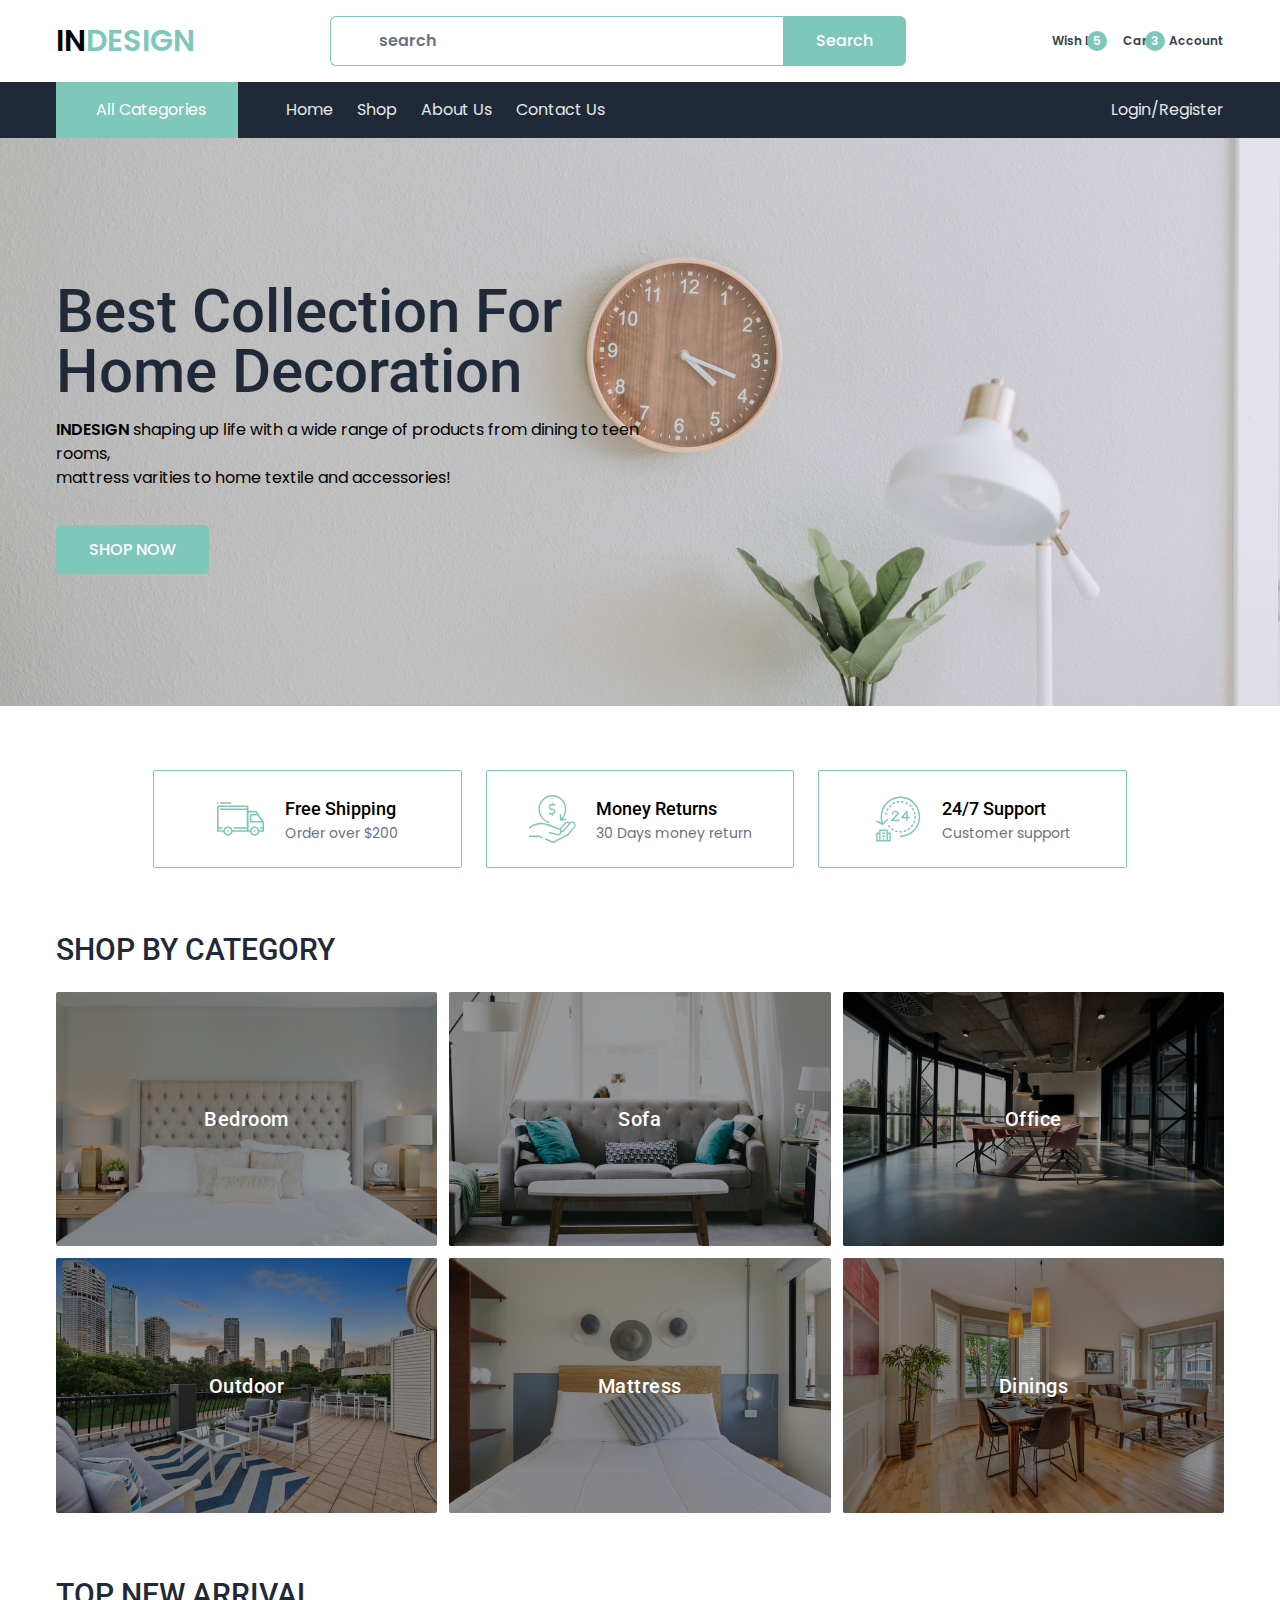
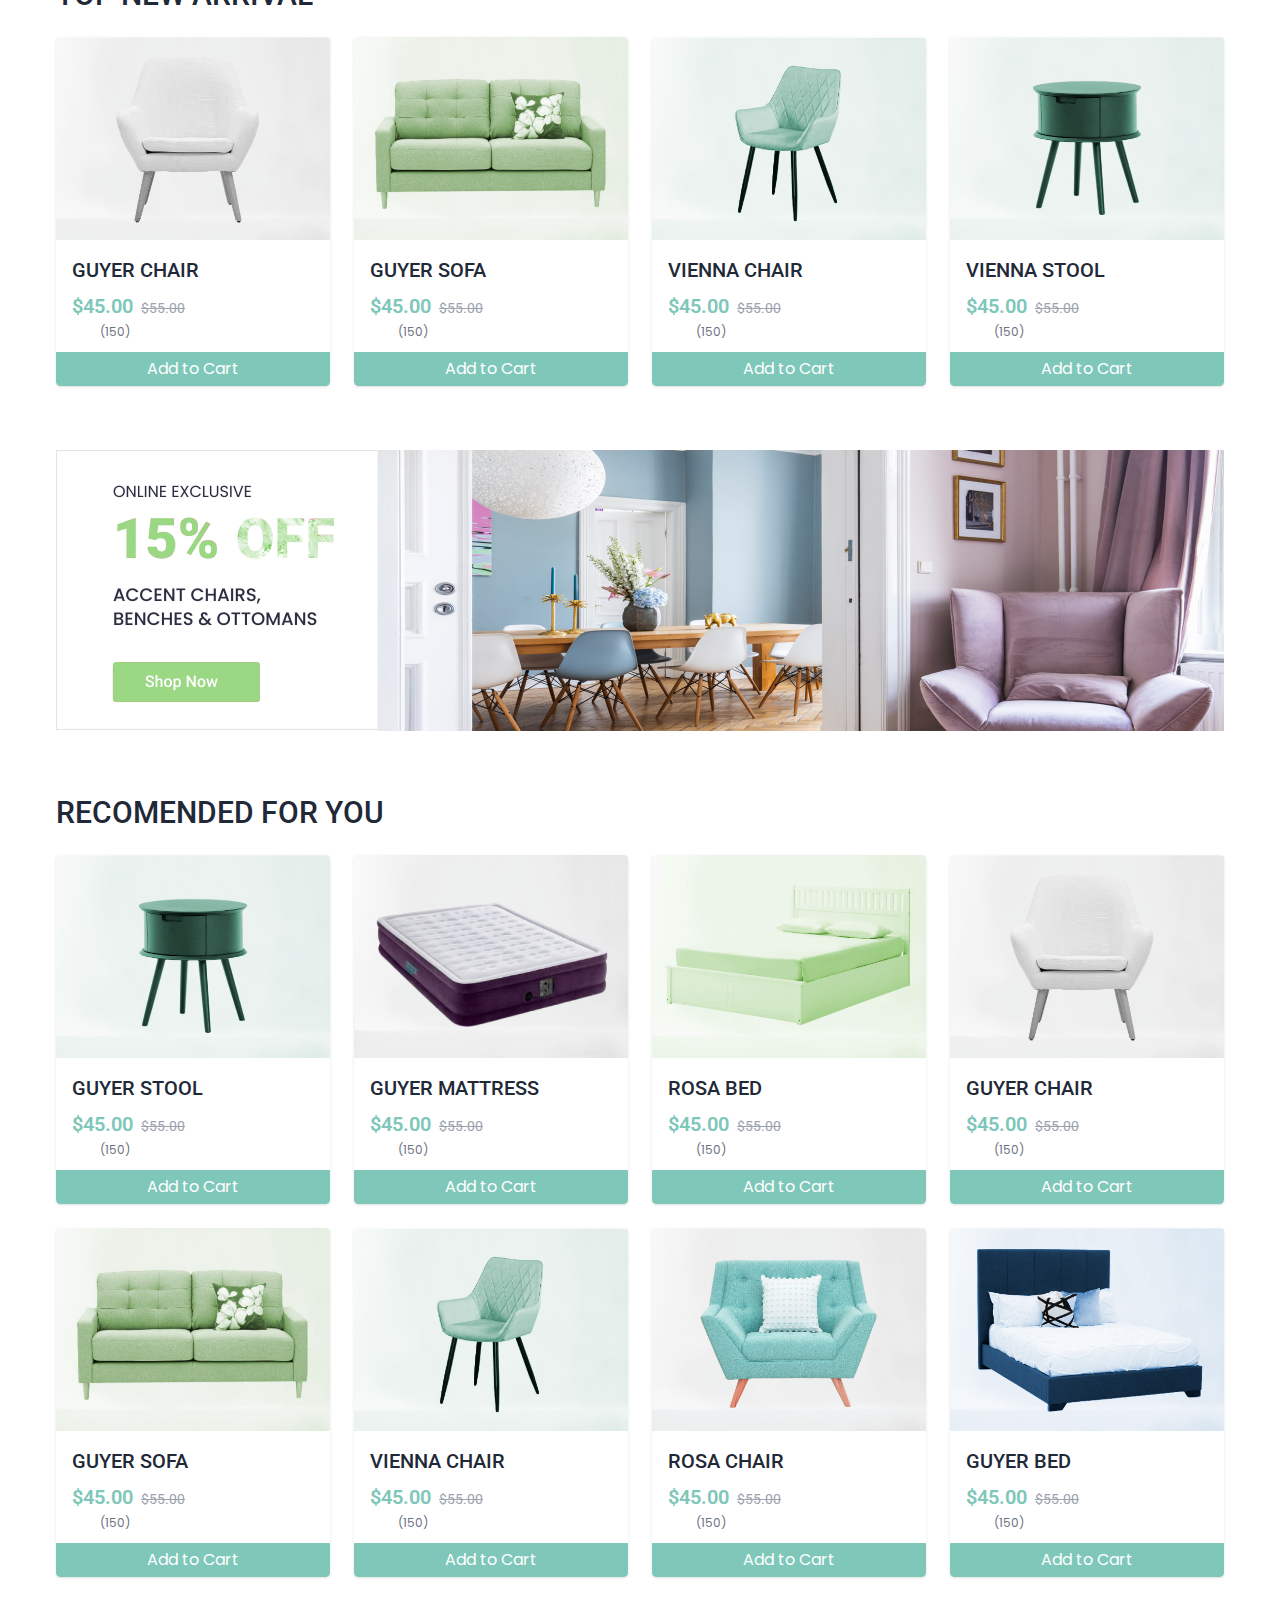
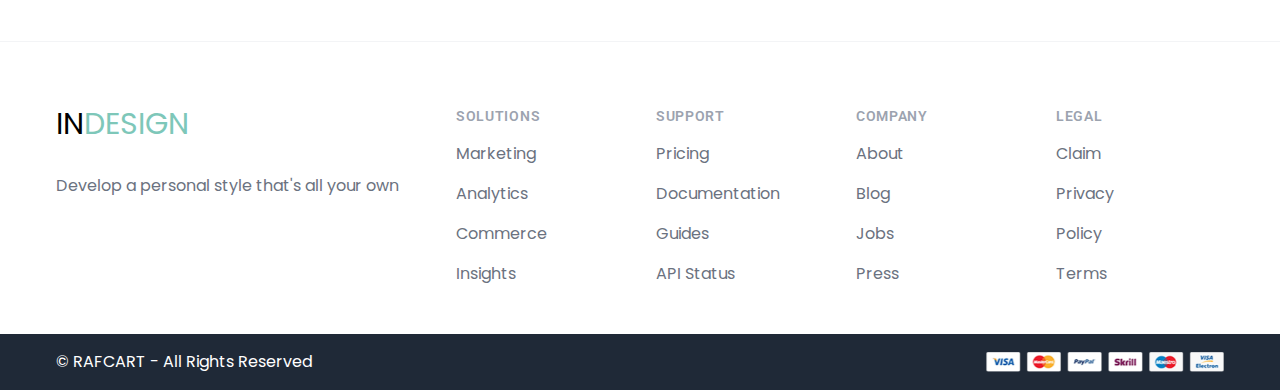
<file: index.html>
<!DOCTYPE html>
<html lang="en">

<head>
    <meta charset="UTF-8">
    <meta http-equiv="X-UA-Compatible" content="IE=edge">
    <meta name="viewport" content="width=device-width, initial-scale=1.0">
    <title>INDESIGN</title>
    <link rel="stylesheet" href="https://cdnjs.cloudflare.com/ajax/libs/font-awesome/5.15.3/css/all.min.css"
        integrity="sha512-iBBXm8fW90+nuLcSKlbmrPcLa0OT92xO1BIsZ+ywDWZCvqsWgccV3gFoRBv0z+8dLJgyAHIhR35VZc2oM/gI1w=="
        crossorigin="anonymous" />
    <link rel="stylesheet" href="css/style.css">
</head>

<body>

    <!-- header -->
    <header class="py-4 shadow-sm bg-pink-100 lg:bg-white font-semibold">
        <div class="container flex items-center justify-between">
            <!-- logo -->
            <a href="index.html" class="block w-32 text-3xl">
                IN<span class="text-primary">DESIGN</span>
            </a>
            <!-- logo end -->

            <!-- searchbar -->
            <div class="w-full xl:max-w-xl lg:max-w-lg lg:flex relative hidden">
                <span class="absolute left-4 top-3 text-lg text-gray-400">
                    <i class="fas fa-search"></i>
                </span>
                <input type="text"
                    class="pl-12 w-full border border-r-0 border-primary py-3 px-3 rounded-l-md focus:ring-primary focus:border-primary"
                    placeholder="search">
                <button type="submit"
                    class="bg-primary border border-primary text-white px-8 font-medium rounded-r-md hover:bg-transparent hover:text-primary transition">
                    Search
                </button>
            </div>
            <!-- searchbar end -->

            <!-- navicons -->
            <div class="space-x-4 flex items-center">
                <a href="wishlist.html" class="block text-center text-gray-700 hover:text-primary transition relative">
                    <span
                        class="absolute -right-0 -top-1 w-5 h-5 rounded-full flex items-center justify-center bg-primary text-white text-xs">5</span>
                    <div class="text-2xl">
                        <i class="far fa-heart"></i>
                    </div>
                    <div class="text-xs leading-3">Wish List</div>
                </a>
                <a href="cart.html"
                    class="lg:block text-center text-gray-700 hover:text-primary transition hidden relative">
                    <span
                        class="absolute -right-3 -top-1 w-5 h-5 rounded-full flex items-center justify-center bg-primary text-white text-xs">3</span>
                    <div class="text-2xl">
                        <i class="fas fa-shopping-bag"></i>
                    </div>
                    <div class="text-xs leading-3">Cart</div>
                </a>
                <a href="account.html" class="block text-center text-gray-700 hover:text-primary transition">
                    <div class="text-2xl">
                        <i class="far fa-user"></i>
                    </div>
                    <div class="text-xs leading-3">Account</div>
                </a>
            </div>
            <!-- navicons end -->

        </div>
    </header>
    <!-- header end -->

    <!-- navbar -->
    <nav class="bg-gray-800 hidden lg:block">
        <div class="container">
            <div class="flex">

                <!-- all category -->
                <div class="px-8 py-4 bg-primary flex items-center cursor-pointer group relative">
                    <span class="text-white">
                        <i class="fas fa-bars"></i>
                    </span>
                    <span class="capitalize ml-2 text-white">All categories</span>

                    <div class="absolute left-0 top-full w-full bg-white shadow-md py-3 invisible opacity-0 group-hover:opacity-100 group-hover:visible transition duration-300 z-50 divide-y divide-gray-300 divide-dashed">
                        <!-- single category -->
                        <a href="#" class="px-6 py-3 flex items-center hover:bg-gray-100 transition">
                            <img src="images/icons/bed.svg" class="w-5 h-5 object-contain">
                            <span class="ml-6 text-gray-600 text-sm">Bedroom</span>
                        </a>
                        <!-- single category end -->
                        <!-- single category -->
                        <a href="#" class="px-6 py-3 flex items-center hover:bg-gray-100 transition">
                            <img src="images/icons/sofa.svg" class="w-5 h-5 object-contain">
                            <span class="ml-6 text-gray-600 text-sm">Sofa</span>
                        </a>
                        <!-- single category end -->
                        <!-- single category -->
                        <a href="#" class="px-6 py-3 flex items-center hover:bg-gray-100 transition">
                            <img src="images/icons/office.svg" class="w-5 h-5 object-contain">
                            <span class="ml-6 text-gray-600 text-sm">Office</span>
                        </a>
                        <!-- single category end -->
                        <!-- single category -->
                        <a href="#" class="px-6 py-3 flex items-center hover:bg-gray-100 transition">
                            <img src="images/icons/terrace.svg" class="w-5 h-5 object-contain">
                            <span class="ml-6 text-gray-600 text-sm">Outdoor</span>
                        </a>
                        <!-- single category end -->
                        <!-- single category -->
                        <a href="#" class="px-6 py-3 flex items-center hover:bg-gray-100 transition">
                            <img src="images/icons/bed-2.svg" class="w-5 h-5 object-contain">
                            <span class="ml-6 text-gray-600 text-sm">Mattress</span>
                        </a>
                        <!-- single category end -->
                        <!-- single category -->
                        <a href="#" class="px-6 py-3 flex items-center hover:bg-gray-100 transition">
                            <img src="images/icons/restaurant.svg" class="w-5 h-5 object-contain">
                            <span class="ml-6 text-gray-600 text-sm">Sofa</span>
                        </a>
                        <!-- single category end -->
                    </div>
                </div>
                <!-- all category end -->

                <!-- nav menu -->
                <div class="flex items-center justify-between flex-grow pl-12">
                    <div class="flex items-center space-x-6 text-base capitalize">
                        <a href="index.html" class="text-gray-200 hover:text-white transition">Home</a>
                        <a href="shop.html" class="text-gray-200 hover:text-white transition">Shop</a>
                        <a href="#" class="text-gray-200 hover:text-white transition">About us</a>
                        <a href="#" class="text-gray-200 hover:text-white transition">Contact us</a>
                    </div>
                    <a href="login.html" class="ml-auto justify-self-end text-gray-200 hover:text-white transition">
                        Login/Register
                    </a>
                </div>
                <!-- nav menu end -->

            </div>
        </div>
    </nav>
    <!-- navbar end -->

    <!-- mobile menubar -->
    <div
        class="fixed w-full border-t border-gray-200 shadow-sm bg-white py-3 bottom-0 left-0 flex justify-around items-start px-6 lg:hidden z-40">
        <a href="javascript:void(0)" class="block text-center text-gray-700 hover:text-primary transition relative">
            <div class="text-2xl" id="menuBar">
                <i class="fas fa-bars"></i>
            </div>
            <div class="text-xs leading-3">Menu</div>
        </a>
        <a href="#" class="block text-center text-gray-700 hover:text-primary transition relative">
            <div class="text-2xl">
                <i class="fas fa-list-ul"></i>
            </div>
            <div class="text-xs leading-3">Category</div>
        </a>
        <a href="#" class="block text-center text-gray-700 hover:text-primary transition relative">
            <div class="text-2xl">
                <i class="fas fa-search"></i>
            </div>
            <div class="text-xs leading-3">Search</div>
        </a>
        <a href="cart.html" class="text-center text-gray-700 hover:text-primary transition relative">
            <span
                class="absolute -right-3 -top-1 w-5 h-5 rounded-full flex items-center justify-center bg-primary text-white text-xs">3</span>
            <div class="text-2xl">
                <i class="fas fa-shopping-bag"></i>
            </div>
            <div class="text-xs leading-3">Cart</div>
        </a>
    </div>
    <!-- mobile menu end -->

    <!-- mobile sidebar menu -->
    <div class="fixed left-0 top-0 w-full h-full z-50 bg-black bg-opacity-30 shadow hidden" id="mobileMenu">
        <div class="absolute left-0 top-0 w-72 h-full z-50 bg-white shadow">
            <div id="closeMenu"
                class="text-gray-400 hover:text-primary text-lg absolute right-3 top-3 cursor-pointer">
                <i class="fas fa-times"></i>
            </div>
            <!-- navlink -->
            <h3 class="text-xl font-semibold text-gray-700 mb-1 font-roboto pl-4 pt-4">Menu</h3>
            <div class="">
                <a href="index.html" class="block px-4 py-2 font-medium transition hover:bg-gray-100">
                    Home
                </a>
                <a href="shop.html" class="block px-4 py-2 font-medium transition hover:bg-gray-100">
                    Shop
                </a>
                <a href="#" class="block px-4 py-2 font-medium transition hover:bg-gray-100">
                    About Us
                </a>
                <a href="#" class="block px-4 py-2 font-medium transition hover:bg-gray-100">
                    Contact Us
                </a>
            </div>
            <!-- navlinks end -->
        </div>
    </div>
    <!-- mobile sidebar menu end -->

    <!-- banner -->
    <div class="bg-cover bg-no-repeat bg-center py-36 relative" style="background-image: url('images/banner-bg2.jpg')">
        <div class="container">
            <!-- banner content -->
            <h1 class="xl:text-6xl md:text-5xl text-4xl text-gray-800 font-medium mb-4">
                Best Collection For <br class="hidden sm:block"> Home Decoration
            </h1>
            <p class="text-base sm:w-1/2  leading-6">
                <span class="font-semibold">INDESIGN</span> shaping up life with a wide range of products from dining to teen rooms,<br class="hidden sm:block">
                 mattress varities to home textile and accessories! 
            </p>
            <!-- banner button -->
            <div class="mt-12">
                <a href="shop.html" class="bg-primary border border-primary text-white px-8 py-3 font-medium rounded-md uppercase hover:bg-transparent
               hover:text-primary transition">
                    Shop now
                </a>
            </div>
            <!-- banner button end -->
            <!-- banner content end -->
        </div>
    </div>
    <!-- banner end -->

    <!-- features -->
    <div class="container py-16">
        <div class="lg:w-10/12 grid md:grid-cols-3 gap-3 lg:gap-6 mx-auto justify-center">

            <!-- single feature -->
            <div
                class="border-primary border rounded-sm px-8 lg:px-3 lg:py-6 py-4 flex justify-center items-center gap-5">
                <img src="images/icons/delivery-van.svg" class="lg:w-12 w-10 h-12 object-contain">
                <div>
                    <h4 class="font-medium capitalize text-lg">free shipping</h4>
                    <p class="text-gray-500 text-xs lg:text-sm">Order over $200</p>
                </div>
            </div>
            <!-- single feature end -->
            <!-- single feature -->
            <div
                class="border-primary border rounded-sm px-8 lg:px-3 lg:py-6 py-4 flex justify-center items-center gap-5">
                <img src="images/icons/money-back.svg" class="lg:w-12 w-10 h-12 object-contain">
                <div>
                    <h4 class="font-medium capitalize text-lg">Money returns</h4>
                    <p class="text-gray-500 text-xs lg:text-sm">30 Days money return</p>
                </div>
            </div>
            <!-- single feature end -->
            <!-- single feature -->
            <div
                class="border-primary border rounded-sm px-8 lg:px-3 lg:py-6 py-4 flex justify-center items-center gap-5">
                <img src="images/icons/service-hours.svg" class="lg:w-12 w-10 h-12 object-contain">
                <div>
                    <h4 class="font-medium capitalize text-lg">24/7 Support</h4>
                    <p class="text-gray-500 text-xs lg:text-sm">Customer support</p>
                </div>
            </div>
            <!-- single feature end -->

        </div>
    </div>
    <!-- features end -->

    <!-- categories -->
    <div class="container pb-16">
        <h2 class="text-2xl md:text-3xl font-medium text-gray-800 uppercase mb-6">shop by category</h2>
        <div class="grid lg:grid-cols-3 sm:grid-cols-2 gap-3">
            <!-- single category -->
            <div class="relative group rounded-sm overflow-hidden" >
                <img src="images/category/category-1.jpg" class="w-full">
                <a href="#" class="absolute inset-0 bg-black bg-opacity-40 group-hover:bg-opacity-50 flex items-center justify-center text-xl text-white 
                    font-roboto font-medium tracking-wide transition">
                    Bedroom
                </a>
            </div>
            <!-- single category end -->
            <!-- single category -->
            <div class="relative group rounded-sm overflow-hidden" >
                <img src="images/category/category-5.jpg" class="w-full">
                <a href="#" class="absolute inset-0 bg-black bg-opacity-40 group-hover:bg-opacity-50 flex items-center justify-center text-xl text-white 
                    font-roboto font-medium tracking-wide transition">
                    Sofa
                </a>
            </div>
            <!-- single category end -->
            <!-- single category -->
            <div class="relative group rounded-sm overflow-hidden" >
                <img src="images/category/category-31.jpg" class="w-full">
                <a href="#" class="absolute inset-0 bg-black bg-opacity-40 group-hover:bg-opacity-50 flex items-center justify-center text-xl text-white 
                    font-roboto font-medium tracking-wide transition">
                    Office
                </a>
            </div>
            <!-- single category end -->
            <!-- single category -->
            <div class="relative group rounded-sm overflow-hidden" >
                <img src="images/category/category-3.jpg" class="w-full">
                <a href="#" class="absolute inset-0 bg-black bg-opacity-40 group-hover:bg-opacity-50 flex items-center justify-center text-xl text-white 
                    font-roboto font-medium tracking-wide transition">
                    Outdoor
                </a>
            </div>
            <!-- single category end -->
            <!-- single category -->
            <div class="relative group rounded-sm overflow-hidden" >
                <img src="images/category/category-2.jpg" class="w-full">
                <a href="#" class="absolute inset-0 bg-black bg-opacity-40 group-hover:bg-opacity-50 flex items-center justify-center text-xl text-white 
                    font-roboto font-medium tracking-wide transition">
                    Mattress
                </a>
            </div>
            <!-- single category end -->
            <!-- single category -->
            <div class="relative group rounded-sm overflow-hidden" >
                <img src="images/category/category-6.jpg" class="w-full">
                <a href="#" class="absolute inset-0 bg-black bg-opacity-40 group-hover:bg-opacity-50 flex items-center justify-center text-xl text-white 
                        font-roboto font-medium tracking-wide transition">
                    Dinings
                </a>
            </div>
            <!-- single category end -->
        </div>
    </div>
    <!-- categories end -->

    <!-- top new arrival -->
    <div class="container pb-16">
        <h2 class="text-2xl md:text-3xl font-medium text-gray-800 uppercase mb-6">top new arrival</h2>
        <!-- product wrapper -->
        <div class="grid lg:grid-cols-4 sm:grid-cols-2 gap-6">
            <!-- single product -->
            <div class="group rounded bg-white shadow overflow-hidden">
                <!-- product image -->
                <div class="relative">
                    <img src="images/products/product9.png" class="w-full">
                    <div
                        class="absolute inset-0 bg-black bg-opacity-40 flex items-center justify-center gap-2 opacity-0 group-hover:opacity-100 transition">
                        <a href="view.html"
                            class="text-white text-lg w-9 h-9 rounded-full bg-primary hover:bg-gray-800 transition flex items-center justify-center">
                            <i class="fas fa-search"></i>
                        </a>
                        <a href="#"
                            class="text-white text-lg w-9 h-9 rounded-full bg-primary hover:bg-gray-800 transition flex items-center justify-center">
                            <i class="far fa-heart"></i>
                        </a>
                    </div>
                </div>
                <!-- product image end -->
                <!-- product content -->
                <div class="pt-4 pb-3 px-4">
                    <a href="view.html">
                        <h4 class="uppercase font-medium text-xl mb-2 text-gray-800 hover:text-primary transition">
                            Guyer chair
                        </h4>
                    </a>
                    <div class="flex items-baseline mb-1 space-x-2">
                        <p class="text-xl text-primary font-roboto font-semibold">$45.00</p>
                        <p class="text-sm text-gray-400 font-roboto line-through">$55.00</p>
                    </div>
                    <div class="flex items-center">
                        <div class="flex gap-1 text-sm text-yellow-400">
                            <span><i class="fas fa-star"></i></span>
                            <span><i class="fas fa-star"></i></span>
                            <span><i class="fas fa-star"></i></span>
                            <span><i class="fas fa-star"></i></span>
                            <span><i class="fas fa-star"></i></span>
                        </div>
                        <div class="text-xs text-gray-500 ml-3">(150)</div>
                    </div>
                </div>
                <!-- product content end -->
                <!-- product button -->
                <a href="#"
                    class="block w-full py-1 text-center text-white bg-primary border border-primary rounded-b hover:bg-transparent hover:text-primary transition">
                    Add to Cart
                </a>
                <!-- product button end -->
            </div>
            <!-- single product end -->
            <!-- single product -->
            <div class="group rounded bg-white shadow overflow-hidden">
                <!-- product image -->
                <div class="relative">
                    <img src="images/products/product1.png" class="w-full">
                    <div
                        class="absolute inset-0 bg-black bg-opacity-40 flex items-center justify-center gap-2 opacity-0 group-hover:opacity-100 transition">
                        <a href="view.html"
                            class="text-white text-lg w-9 h-9 rounded-full bg-primary hover:bg-gray-800 transition flex items-center justify-center">
                            <i class="fas fa-search"></i>
                        </a>
                        <a href="#"
                            class="text-white text-lg w-9 h-9 rounded-full bg-primary hover:bg-gray-800 transition flex items-center justify-center">
                            <i class="far fa-heart"></i>
                        </a>
                    </div>
                </div>
                <!-- product image end -->
                <!-- product content -->
                <div class="pt-4 pb-3 px-4">
                    <a href="view.html">
                        <h4 class="uppercase font-medium text-xl mb-2 text-gray-800 hover:text-primary transition">
                            Guyer sofa
                        </h4>
                    </a>
                    <div class="flex items-baseline mb-1 space-x-2">
                        <p class="text-xl text-primary font-roboto font-semibold">$45.00</p>
                        <p class="text-sm text-gray-400 font-roboto line-through">$55.00</p>
                    </div>
                    <div class="flex items-center">
                        <div class="flex gap-1 text-sm text-yellow-400">
                            <span><i class="fas fa-star"></i></span>
                            <span><i class="fas fa-star"></i></span>
                            <span><i class="fas fa-star"></i></span>
                            <span><i class="fas fa-star"></i></span>
                            <span><i class="fas fa-star"></i></span>
                        </div>
                        <div class="text-xs text-gray-500 ml-3">(150)</div>
                    </div>
                </div>
                <!-- product content end -->
                <!-- product button -->
                <a href="#"
                    class="block w-full py-1 text-center text-white bg-primary border border-primary rounded-b hover:bg-transparent hover:text-primary transition">
                    Add to Cart
                </a>
                <!-- product button end -->
            </div>
            <!-- single product end -->
            <!-- single product -->
            <div class="group rounded bg-white shadow overflow-hidden">
                <!-- product image -->
                <div class="relative">
                    <img src="images/products/product8.png" class="w-full">
                    <div
                        class="absolute inset-0 bg-black bg-opacity-40 flex items-center justify-center gap-2 opacity-0 group-hover:opacity-100 transition">
                        <a href="view.html"
                            class="text-white text-lg w-9 h-9 rounded-full bg-primary hover:bg-gray-800 transition flex items-center justify-center">
                            <i class="fas fa-search"></i>
                        </a>
                        <a href="#"
                            class="text-white text-lg w-9 h-9 rounded-full bg-primary hover:bg-gray-800 transition flex items-center justify-center">
                            <i class="far fa-heart"></i>
                        </a>
                    </div>
                </div>
                <!-- product image end -->
                <!-- product content -->
                <div class="pt-4 pb-3 px-4">
                    <a href="view.html">
                        <h4 class="uppercase font-medium text-xl mb-2 text-gray-800 hover:text-primary transition">
                            VIENNA chair
                        </h4>
                    </a>
                    <div class="flex items-baseline mb-1 space-x-2">
                        <p class="text-xl text-primary font-roboto font-semibold">$45.00</p>
                        <p class="text-sm text-gray-400 font-roboto line-through">$55.00</p>
                    </div>
                    <div class="flex items-center">
                        <div class="flex gap-1 text-sm text-yellow-400">
                            <span><i class="fas fa-star"></i></span>
                            <span><i class="fas fa-star"></i></span>
                            <span><i class="fas fa-star"></i></span>
                            <span><i class="fas fa-star"></i></span>
                            <span><i class="fas fa-star"></i></span>
                        </div>
                        <div class="text-xs text-gray-500 ml-3">(150)</div>
                    </div>
                </div>
                <!-- product content end -->
                <!-- product button -->
                <a href="#"
                    class="block w-full py-1 text-center text-white bg-primary border border-primary rounded-b hover:bg-transparent hover:text-primary transition">
                    Add to Cart
                </a>
                <!-- product button end -->
            </div>
            <!-- single product end -->
            <!-- single product -->
            <div class="group rounded bg-white shadow overflow-hidden">
                <!-- product image -->
                <div class="relative">
                    <img src="images/products/product12.png" class="w-full">
                    <div
                        class="absolute inset-0 bg-black bg-opacity-40 flex items-center justify-center gap-2 opacity-0 group-hover:opacity-100 transition">
                        <a href="view.html"
                            class="text-white text-lg w-9 h-9 rounded-full bg-primary hover:bg-gray-800 transition flex items-center justify-center">
                            <i class="fas fa-search"></i>
                        </a>
                        <a href="#"
                            class="text-white text-lg w-9 h-9 rounded-full bg-primary hover:bg-gray-800 transition flex items-center justify-center">
                            <i class="far fa-heart"></i>
                        </a>
                    </div>
                </div>
                <!-- product image end -->
                <!-- product content -->
                <div class="pt-4 pb-3 px-4">
                    <a href="view.html">
                        <h4 class="uppercase font-medium text-xl mb-2 text-gray-800 hover:text-primary transition">
                             VIENNA STOOL
                        </h4>
                    </a>
                    <div class="flex items-baseline mb-1 space-x-2">
                        <p class="text-xl text-primary font-roboto font-semibold">$45.00</p>
                        <p class="text-sm text-gray-400 font-roboto line-through">$55.00</p>
                    </div>
                    <div class="flex items-center">
                        <div class="flex gap-1 text-sm text-yellow-400">
                            <span><i class="fas fa-star"></i></span>
                            <span><i class="fas fa-star"></i></span>
                            <span><i class="fas fa-star"></i></span>
                            <span><i class="fas fa-star"></i></span>
                            <span><i class="fas fa-star"></i></span>
                        </div>
                        <div class="text-xs text-gray-500 ml-3">(150)</div>
                    </div>
                </div>
                <!-- product content end -->
                <!-- product button -->
                <a href="#"
                    class="block w-full py-1 text-center text-white bg-primary border border-primary rounded-b hover:bg-transparent hover:text-primary transition">
                    Add to Cart
                </a>
                <!-- product button end -->
            </div>
            <!-- single product end -->
        </div>
        <!-- product wrapper end -->
    </div>
    <!-- top new arrival end -->

    <!-- ad section -->
    <div class="container pb-16">
        <a href="#">
            <img src="images/offer.png" class="w-full">
        </a>
    </div>
    <!-- ad section end -->

    <!-- recomended for you -->
    <div class="container pb-16">
        <h2 class="text-2xl md:text-3xl font-medium text-gray-800 uppercase mb-6">recomended for you</h2>
        <!-- product wrapper -->
        <div class="grid lg:grid-cols-4 sm:grid-cols-2 gap-6">
            <!-- single product -->
            <div class="group rounded bg-white shadow overflow-hidden">
                <!-- product image -->
                <div class="relative">
                    <img src="images/products/product12.png" class="w-full">
                    <div
                        class="absolute inset-0 bg-black bg-opacity-40 flex items-center justify-center gap-2 opacity-0 group-hover:opacity-100 transition">
                        <a href="view.html"
                            class="text-white text-lg w-9 h-9 rounded-full bg-primary hover:bg-gray-800 transition flex items-center justify-center">
                            <i class="fas fa-search"></i>
                        </a>
                        <a href="#"
                            class="text-white text-lg w-9 h-9 rounded-full bg-primary hover:bg-gray-800 transition flex items-center justify-center">
                            <i class="far fa-heart"></i>
                        </a>
                    </div>
                </div>
                <!-- product image end -->
                <!-- product content -->
                <div class="pt-4 pb-3 px-4">
                    <a href="view.html">
                        <h4 class="uppercase font-medium text-xl mb-2 text-gray-800 hover:text-primary transition">
                            Guyer stool
                        </h4>
                    </a>
                    <div class="flex items-baseline mb-1 space-x-2">
                        <p class="text-xl text-primary font-roboto font-semibold">$45.00</p>
                        <p class="text-sm text-gray-400 font-roboto line-through">$55.00</p>
                    </div>
                    <div class="flex items-center">
                        <div class="flex gap-1 text-sm text-yellow-400">
                            <span><i class="fas fa-star"></i></span>
                            <span><i class="fas fa-star"></i></span>
                            <span><i class="fas fa-star"></i></span>
                            <span><i class="fas fa-star"></i></span>
                            <span><i class="fas fa-star"></i></span>
                        </div>
                        <div class="text-xs text-gray-500 ml-3">(150)</div>
                    </div>
                </div>
                <!-- product content end -->
                <!-- product button -->
                <a href="#"
                    class="block w-full py-1 text-center text-white bg-primary border border-primary rounded-b hover:bg-transparent hover:text-primary transition">
                    Add to Cart
                </a>
                <!-- product button end -->
            </div>
            <!-- single product end -->
            <!-- single product -->
            <div class="group rounded bg-white shadow overflow-hidden">
                <!-- product image -->
                <div class="relative">
                    <img src="images/products/product3.png" class="w-full">
                    <div
                        class="absolute inset-0 bg-black bg-opacity-40 flex items-center justify-center gap-2 opacity-0 group-hover:opacity-100 transition">
                        <a href="view.html"
                            class="text-white text-lg w-9 h-9 rounded-full bg-primary hover:bg-gray-800 transition flex items-center justify-center">
                            <i class="fas fa-search"></i>
                        </a>
                        <a href="#"
                            class="text-white text-lg w-9 h-9 rounded-full bg-primary hover:bg-gray-800 transition flex items-center justify-center">
                            <i class="far fa-heart"></i>
                        </a>
                    </div>
                </div>
                <!-- product image end -->
                <!-- product content -->
                <div class="pt-4 pb-3 px-4">
                    <a href="view.html">
                        <h4 class="uppercase font-medium text-xl mb-2 text-gray-800 hover:text-primary transition">
                            Guyer mattress
                        </h4>
                    </a>
                    <div class="flex items-baseline mb-1 space-x-2">
                        <p class="text-xl text-primary font-roboto font-semibold">$45.00</p>
                        <p class="text-sm text-gray-400 font-roboto line-through">$55.00</p>
                    </div>
                    <div class="flex items-center">
                        <div class="flex gap-1 text-sm text-yellow-400">
                            <span><i class="fas fa-star"></i></span>
                            <span><i class="fas fa-star"></i></span>
                            <span><i class="fas fa-star"></i></span>
                            <span><i class="fas fa-star"></i></span>
                            <span><i class="fas fa-star"></i></span>
                        </div>
                        <div class="text-xs text-gray-500 ml-3">(150)</div>
                    </div>
                </div>
                <!-- product content end -->
                <!-- product button -->
                <a href="#"
                    class="block w-full py-1 text-center text-white bg-primary border border-primary rounded-b hover:bg-transparent hover:text-primary transition">
                    Add to Cart
                </a>
                <!-- product button end -->
            </div>
            <!-- single product end -->
            <!-- single product -->
            <div class="group rounded bg-white shadow overflow-hidden">
                <!-- product image -->
                <div class="relative">
                    <img src="images/products/product4.png" class="w-full">
                    <div
                        class="absolute inset-0 bg-black bg-opacity-40 flex items-center justify-center gap-2 opacity-0 group-hover:opacity-100 transition">
                        <a href="view.html"
                            class="text-white text-lg w-9 h-9 rounded-full bg-primary hover:bg-gray-800 transition flex items-center justify-center">
                            <i class="fas fa-search"></i>
                        </a>
                        <a href="#"
                            class="text-white text-lg w-9 h-9 rounded-full bg-primary hover:bg-gray-800 transition flex items-center justify-center">
                            <i class="far fa-heart"></i>
                        </a>
                    </div>
                </div>
                <!-- product image end -->
                <!-- product content -->
                <div class="pt-4 pb-3 px-4">
                    <a href="view.html">
                        <h4 class="uppercase font-medium text-xl mb-2 text-gray-800 hover:text-primary transition">
                            rosa bed
                        </h4>
                    </a>
                    <div class="flex items-baseline mb-1 space-x-2">
                        <p class="text-xl text-primary font-roboto font-semibold">$45.00</p>
                        <p class="text-sm text-gray-400 font-roboto line-through">$55.00</p>
                    </div>
                    <div class="flex items-center">
                        <div class="flex gap-1 text-sm text-yellow-400">
                            <span><i class="fas fa-star"></i></span>
                            <span><i class="fas fa-star"></i></span>
                            <span><i class="fas fa-star"></i></span>
                            <span><i class="fas fa-star"></i></span>
                            <span><i class="fas fa-star"></i></span>
                        </div>
                        <div class="text-xs text-gray-500 ml-3">(150)</div>
                    </div>
                </div>
                <!-- product content end -->
                <!-- product button -->
                <a href="#"
                    class="block w-full py-1 text-center text-white bg-primary border border-primary rounded-b hover:bg-transparent hover:text-primary transition">
                    Add to Cart
                </a>
                <!-- product button end -->
            </div>
            <!-- single product end -->
            <!-- single product -->
            <div class="group rounded bg-white shadow overflow-hidden">
                <!-- product image -->
                <div class="relative">
                    <img src="images/products/product9.png" class="w-full">
                    <div
                        class="absolute inset-0 bg-black bg-opacity-40 flex items-center justify-center gap-2 opacity-0 group-hover:opacity-100 transition">
                        <a href="view.html"
                            class="text-white text-lg w-9 h-9 rounded-full bg-primary hover:bg-gray-800 transition flex items-center justify-center">
                            <i class="fas fa-search"></i>
                        </a>
                        <a href="#"
                            class="text-white text-lg w-9 h-9 rounded-full bg-primary hover:bg-gray-800 transition flex items-center justify-center">
                            <i class="far fa-heart"></i>
                        </a>
                    </div>
                </div>
                <!-- product image end -->
                <!-- product content -->
                <div class="pt-4 pb-3 px-4">
                    <a href="view.html">
                        <h4 class="uppercase font-medium text-xl mb-2 text-gray-800 hover:text-primary transition">
                            Guyer chair
                        </h4>
                    </a>
                    <div class="flex items-baseline mb-1 space-x-2">
                        <p class="text-xl text-primary font-roboto font-semibold">$45.00</p>
                        <p class="text-sm text-gray-400 font-roboto line-through">$55.00</p>
                    </div>
                    <div class="flex items-center">
                        <div class="flex gap-1 text-sm text-yellow-400">
                            <span><i class="fas fa-star"></i></span>
                            <span><i class="fas fa-star"></i></span>
                            <span><i class="fas fa-star"></i></span>
                            <span><i class="fas fa-star"></i></span>
                            <span><i class="fas fa-star"></i></span>
                        </div>
                        <div class="text-xs text-gray-500 ml-3">(150)</div>
                    </div>
                </div>
                <!-- product content end -->
                <!-- product button -->
                <a href="#"
                    class="block w-full py-1 text-center text-white bg-primary border border-primary rounded-b hover:bg-transparent hover:text-primary transition">
                    Add to Cart
                </a>
                <!-- product button end -->
            </div>
            <!-- single product end -->
            <!-- single product -->
            <div class="group rounded bg-white shadow overflow-hidden">
                <!-- product image -->
                <div class="relative">
                    <img src="images/products/product1.png" class="w-full">
                    <div
                        class="absolute inset-0 bg-black bg-opacity-40 flex items-center justify-center gap-2 opacity-0 group-hover:opacity-100 transition">
                        <a href="view.html"
                            class="text-white text-lg w-9 h-9 rounded-full bg-primary hover:bg-gray-800 transition flex items-center justify-center">
                            <i class="fas fa-search"></i>
                        </a>
                        <a href="#"
                            class="text-white text-lg w-9 h-9 rounded-full bg-primary hover:bg-gray-800 transition flex items-center justify-center">
                            <i class="far fa-heart"></i>
                        </a>
                    </div>
                </div>
                <!-- product image end -->
                <!-- product content -->
                <div class="pt-4 pb-3 px-4">
                    <a href="view.html">
                        <h4 class="uppercase font-medium text-xl mb-2 text-gray-800 hover:text-primary transition">
                            Guyer sofa
                        </h4>
                    </a>
                    <div class="flex items-baseline mb-1 space-x-2">
                        <p class="text-xl text-primary font-roboto font-semibold">$45.00</p>
                        <p class="text-sm text-gray-400 font-roboto line-through">$55.00</p>
                    </div>
                    <div class="flex items-center">
                        <div class="flex gap-1 text-sm text-yellow-400">
                            <span><i class="fas fa-star"></i></span>
                            <span><i class="fas fa-star"></i></span>
                            <span><i class="fas fa-star"></i></span>
                            <span><i class="fas fa-star"></i></span>
                            <span><i class="fas fa-star"></i></span>
                        </div>
                        <div class="text-xs text-gray-500 ml-3">(150)</div>
                    </div>
                </div>
                <!-- product content end -->
                <!-- product button -->
                <a href="#"
                    class="block w-full py-1 text-center text-white bg-primary border border-primary rounded-b hover:bg-transparent hover:text-primary transition">
                    Add to Cart
                </a>
                <!-- product button end -->
            </div>
            <!-- single product end -->
            <!-- single product -->
            <div class="group rounded bg-white shadow overflow-hidden">
                <!-- product image -->
                <div class="relative">
                    <img src="images/products/product8.png" class="w-full">
                    <div
                        class="absolute inset-0 bg-black bg-opacity-40 flex items-center justify-center gap-2 opacity-0 group-hover:opacity-100 transition">
                        <a href="view.html"
                            class="text-white text-lg w-9 h-9 rounded-full bg-primary hover:bg-gray-800 transition flex items-center justify-center">
                            <i class="fas fa-search"></i>
                        </a>
                        <a href="#"
                            class="text-white text-lg w-9 h-9 rounded-full bg-primary hover:bg-gray-800 transition flex items-center justify-center">
                            <i class="far fa-heart"></i>
                        </a>
                    </div>
                </div>
                <!-- product image end -->
                <!-- product content -->
                <div class="pt-4 pb-3 px-4">
                    <a href="view.html">
                        <h4 class="uppercase font-medium text-xl mb-2 text-gray-800 hover:text-primary transition">
                            vienna chair
                        </h4>
                    </a>
                    <div class="flex items-baseline mb-1 space-x-2">
                        <p class="text-xl text-primary font-roboto font-semibold">$45.00</p>
                        <p class="text-sm text-gray-400 font-roboto line-through">$55.00</p>
                    </div>
                    <div class="flex items-center">
                        <div class="flex gap-1 text-sm text-yellow-400">
                            <span><i class="fas fa-star"></i></span>
                            <span><i class="fas fa-star"></i></span>
                            <span><i class="fas fa-star"></i></span>
                            <span><i class="fas fa-star"></i></span>
                            <span><i class="fas fa-star"></i></span>
                        </div>
                        <div class="text-xs text-gray-500 ml-3">(150)</div>
                    </div>
                </div>
                <!-- product content end -->
                <!-- product button -->
                <a href="#"
                    class="block w-full py-1 text-center text-white bg-primary border border-primary rounded-b hover:bg-transparent hover:text-primary transition">
                    Add to Cart
                </a>
                <!-- product button end -->
            </div>
            <!-- single product end -->
            <!-- single product -->
            <div class="group rounded bg-white shadow overflow-hidden">
                <!-- product image -->
                <div class="relative">
                    <img src="images/products/product10.png" class="w-full">
                    <div
                        class="absolute inset-0 bg-black bg-opacity-40 flex items-center justify-center gap-2 opacity-0 group-hover:opacity-100 transition">
                        <a href="view.html"
                            class="text-white text-lg w-9 h-9 rounded-full bg-primary hover:bg-gray-800 transition flex items-center justify-center">
                            <i class="fas fa-search"></i>
                        </a>
                        <a href="#"
                            class="text-white text-lg w-9 h-9 rounded-full bg-primary hover:bg-gray-800 transition flex items-center justify-center">
                            <i class="far fa-heart"></i>
                        </a>
                    </div>
                </div>
                <!-- product image end -->
                <!-- product content -->
                <div class="pt-4 pb-3 px-4">
                    <a href="view.html">
                        <h4 class="uppercase font-medium text-xl mb-2 text-gray-800 hover:text-primary transition">
                           Rosa chair
                        </h4>
                    </a>
                    <div class="flex items-baseline mb-1 space-x-2">
                        <p class="text-xl text-primary font-roboto font-semibold">$45.00</p>
                        <p class="text-sm text-gray-400 font-roboto line-through">$55.00</p>
                    </div>
                    <div class="flex items-center">
                        <div class="flex gap-1 text-sm text-yellow-400">
                            <span><i class="fas fa-star"></i></span>
                            <span><i class="fas fa-star"></i></span>
                            <span><i class="fas fa-star"></i></span>
                            <span><i class="fas fa-star"></i></span>
                            <span><i class="fas fa-star"></i></span>
                        </div>
                        <div class="text-xs text-gray-500 ml-3">(150)</div>
                    </div>
                </div>
                <!-- product content end -->
                <!-- product button -->
                <a href="#"
                    class="block w-full py-1 text-center text-white bg-primary border border-primary rounded-b hover:bg-transparent hover:text-primary transition">
                    Add to Cart
                </a>
                <!-- product button end -->
            </div>
            <!-- single product end -->
            <!-- single product -->
            <div class="group rounded bg-white shadow overflow-hidden">
                <!-- product image -->
                <div class="relative">
                    <img src="images/products/product11.png" class="w-full">
                    <div
                        class="absolute inset-0 bg-black bg-opacity-40 flex items-center justify-center gap-2 opacity-0 group-hover:opacity-100 transition">
                        <a href="view.html"
                            class="text-white text-lg w-9 h-9 rounded-full bg-primary hover:bg-gray-800 transition flex items-center justify-center">
                            <i class="fas fa-search"></i>
                        </a>
                        <a href="#"
                            class="text-white text-lg w-9 h-9 rounded-full bg-primary hover:bg-gray-800 transition flex items-center justify-center">
                            <i class="far fa-heart"></i>
                        </a>
                    </div>
                </div>
                <!-- product image end -->
                <!-- product content -->
                <div class="pt-4 pb-3 px-4">
                    <a href="view.html">
                        <h4 class="uppercase font-medium text-xl mb-2 text-gray-800 hover:text-primary transition">
                            Guyer bed
                        </h4>
                    </a>
                    <div class="flex items-baseline mb-1 space-x-2">
                        <p class="text-xl text-primary font-roboto font-semibold">$45.00</p>
                        <p class="text-sm text-gray-400 font-roboto line-through">$55.00</p>
                    </div>
                    <div class="flex items-center">
                        <div class="flex gap-1 text-sm text-yellow-400">
                            <span><i class="fas fa-star"></i></span>
                            <span><i class="fas fa-star"></i></span>
                            <span><i class="fas fa-star"></i></span>
                            <span><i class="fas fa-star"></i></span>
                            <span><i class="fas fa-star"></i></span>
                        </div>
                        <div class="text-xs text-gray-500 ml-3">(150)</div>
                    </div>
                </div>
                <!-- product content end -->
                <!-- product button -->
                <a href="#"
                    class="block w-full py-1 text-center text-white bg-primary border border-primary rounded-b hover:bg-transparent hover:text-primary transition">
                    Add to Cart
                </a>
                <!-- product button end -->
            </div>
            <!-- single product end -->
        </div>
        <!-- product wrapper end -->
    </div>
    <!-- recomended for you end -->

    <!-- footer -->
    <footer class="bg-white pt-16 pb-12 border-t border-gray-100">
        <div class="container">
            <div class="xl:grid xl:grid-cols-3 xl:gap-8">
                <!-- footer text -->
                <div class="space-y-8 xl:col-span-1">
                    <a href="index.html" class="block w-32 text-3xl">
                        IN<span class="text-primary">DESIGN</span>
                    </a>
                    <p class="text-gray-500 text-base">
                        Develop a personal style that's all your own 
                    </p>
                    <div class="flex space-x-6">
                        <a href="#" class="text-gray-400 hover:text-gray-500">
                            <i class="fab fa-facebook-f"></i>
                        </a>
                        <a href="#" class="text-gray-400 hover:text-gray-500">
                            <i class="fab fa-twitter"></i>
                        </a>
                        <a href="#" class="text-gray-400 hover:text-gray-500">
                            <i class="fab fa-instagram"></i>
                        </a>
                        <a href="#" class="text-gray-400 hover:text-gray-500">
                            <i class="fab fa-linkedin-in"></i>
                        </a>
                    </div>
                </div>
                <!-- footer text end -->
                <!-- footer links -->
                <div class="mt-12 grid grid-cols-2 gap-8 xl:mt-0 xl:col-span-2">
                    <div class="md:grid md:grid-cols-2 md:gap-8">
                        <div>
                            <h3 class="text-sm font-semibold text-gray-400 tracking-wider uppercase">
                                Solutions
                            </h3>
                            <div class="mt-4 space-y-4">
                                <a href="#" class="text-base text-gray-500 hover:text-gray-900 block">
                                    Marketing
                                </a>
                                <a href="#" class="text-base text-gray-500 hover:text-gray-900 block">
                                    Analytics
                                </a>
                                <a href="#" class="text-base text-gray-500 hover:text-gray-900 block">
                                    Commerce
                                </a>
                                <a href="#" class="text-base text-gray-500 hover:text-gray-900 block">
                                    Insights
                                </a>
                            </div>
                        </div>
                        <div class="mt-12 md:mt-0">
                            <h3 class="text-sm font-semibold text-gray-400 tracking-wider uppercase">
                                Support
                            </h3>
                            <div class="mt-4 space-y-4">
                                <a href="#" class="text-base text-gray-500 hover:text-gray-900 block">
                                    Pricing
                                </a>
                                <a href="#" class="text-base text-gray-500 hover:text-gray-900 block">
                                    Documentation
                                </a>
                                <a href="#" class="text-base text-gray-500 hover:text-gray-900 block">
                                    Guides
                                </a>
                                <a href="#" class="text-base text-gray-500 hover:text-gray-900 block">
                                    API Status
                                </a>
                            </div>
                        </div>
                    </div>
                    <div class="md:grid md:grid-cols-2 md:gap-8">
                        <div>
                            <h3 class="text-sm font-semibold text-gray-400 tracking-wider uppercase">
                                Company
                            </h3>
                            <div class="mt-4 space-y-4">
                                <a href="#" class="text-base text-gray-500 hover:text-gray-900 block">
                                    About
                                </a>
                                <a href="#" class="text-base text-gray-500 hover:text-gray-900 block">
                                    Blog
                                </a>
                                <a href="#" class="text-base text-gray-500 hover:text-gray-900 block">
                                    Jobs
                                </a>
                                <a href="#" class="text-base text-gray-500 hover:text-gray-900 block">
                                    Press
                                </a>
                            </div>
                        </div>
                        <div class="mt-12 md:mt-0">
                            <h3 class="text-sm font-semibold text-gray-400 tracking-wider uppercase">
                                Legal
                            </h3>
                            <div class="mt-4 space-y-4">
                                <a href="#" class="text-base text-gray-500 hover:text-gray-900 block">
                                    Claim
                                </a>
                                <a href="#" class="text-base text-gray-500 hover:text-gray-900 block">
                                    Privacy
                                </a>
                                <a href="#" class="text-base text-gray-500 hover:text-gray-900 block">
                                    Policy
                                </a>
                                <a href="#" class="text-base text-gray-500 hover:text-gray-900 block">
                                    Terms
                                </a>
                            </div>
                        </div>
                    </div>
                </div>
                <!-- footer links end -->
            </div>
        </div>
    </footer>
    <!-- footer end -->

    <!-- copyright -->
    <div class="bg-gray-800 py-4">
        <div class="container flex items-center justify-between">
            <p class="text-white">© RAFCART - All Rights Reserved</p>
            <div>
                <img src="images/methods.png" class="h-5">
            </div>
        </div>
    </div>
    <!-- copyright end -->
    <script>
        let menuBar = document.querySelector('#menuBar')
        let mobileMenu = document.querySelector('#mobileMenu')
        let closeMenu = document.querySelector('#closeMenu')

        menuBar.addEventListener('click', function(){
            mobileMenu.classList.remove('hidden')
        })

        closeMenu.addEventListener('click', function(){
            mobileMenu.classList.add('hidden')
        })
    </script>
</body>

</html>
</file>
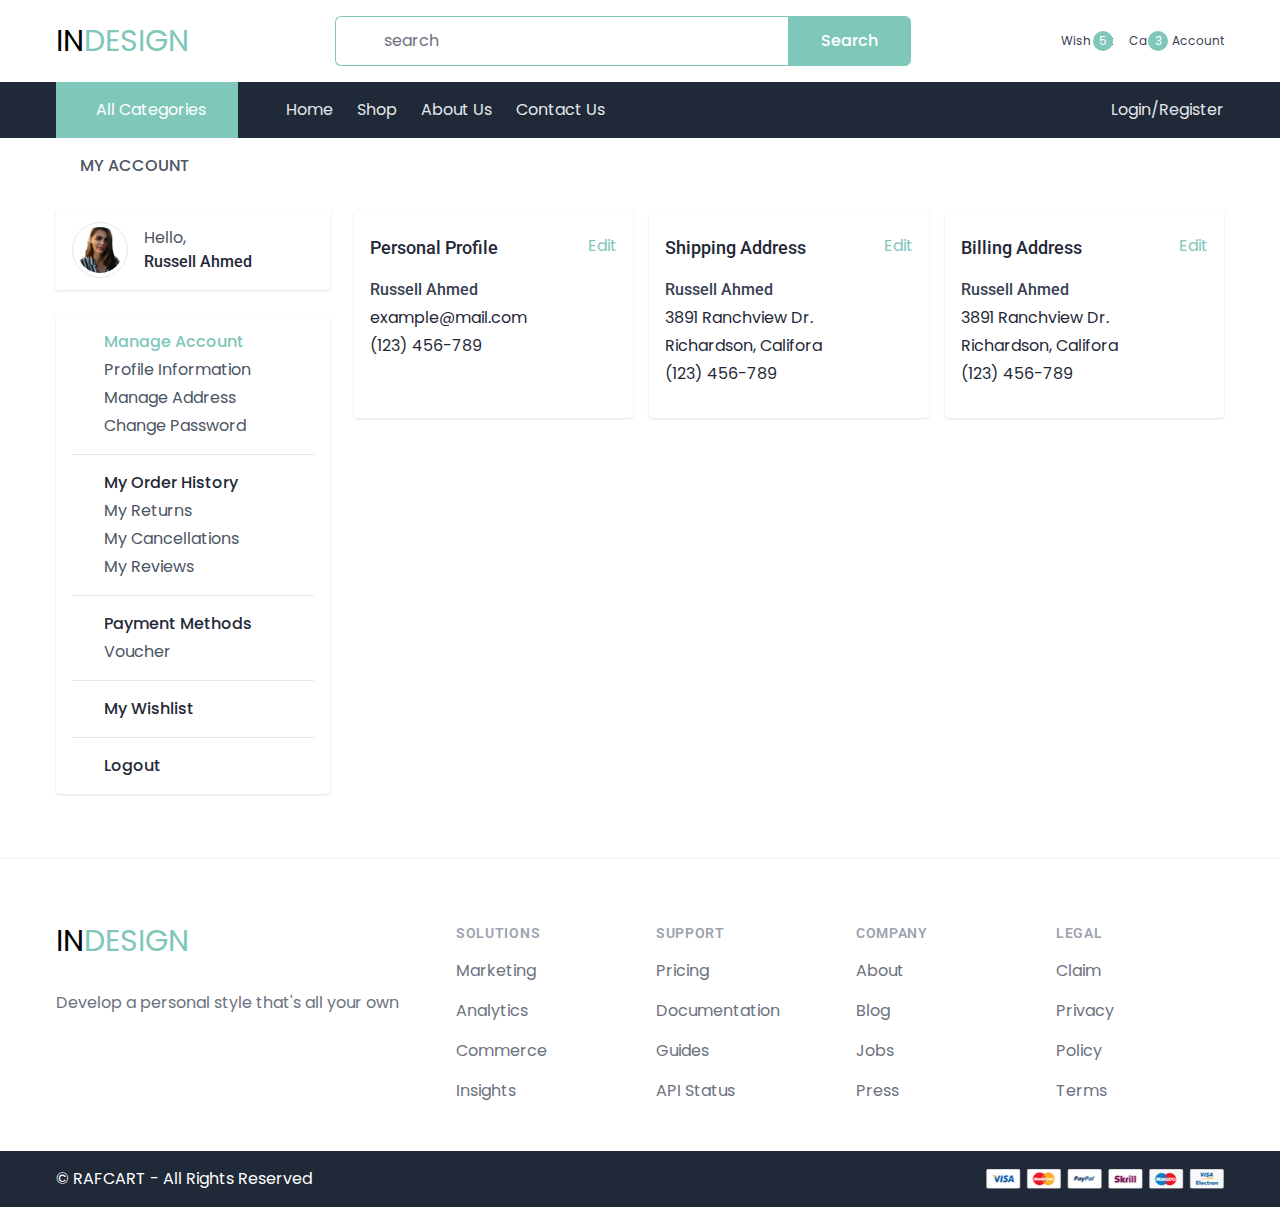
<file: account.html>
<!DOCTYPE html>
<html lang="en">

<head>
    <meta charset="UTF-8">
    <meta http-equiv="X-UA-Compatible" content="IE=edge">
    <meta name="viewport" content="width=device-width, initial-scale=1.0">
    <title>INDESIGN</title>
    <link rel="stylesheet" href="https://cdnjs.cloudflare.com/ajax/libs/font-awesome/5.15.3/css/all.min.css"
        integrity="sha512-iBBXm8fW90+nuLcSKlbmrPcLa0OT92xO1BIsZ+ywDWZCvqsWgccV3gFoRBv0z+8dLJgyAHIhR35VZc2oM/gI1w=="
        crossorigin="anonymous" />
    <link rel="stylesheet" href="css/style.css">
</head>

<body>

    <!-- header -->
    <header class="py-4 shadow-sm bg-pink-100 lg:bg-white">
        <div class="container flex items-center justify-between">
            <!-- logo -->
            <a href="index.html" class="block w-32 text-3xl">
                IN<span class="text-primary">DESIGN</span>
            </a>
           
            <!-- logo end -->

            <!-- searchbar -->
            <div class="w-full xl:max-w-xl lg:max-w-lg lg:flex relative hidden">
                <span class="absolute left-4 top-3 text-lg text-gray-400">
                    <i class="fas fa-search"></i>
                </span>
                <input type="text"
                    class="pl-12 w-full border border-r-0 border-primary py-3 px-3 rounded-l-md focus:ring-primary focus:border-primary"
                    placeholder="search">
                <button type="submit"
                    class="bg-primary border border-primary text-white px-8 font-medium rounded-r-md hover:bg-transparent hover:text-primary transition">
                    Search
                </button>
            </div>
            <!-- searchbar end -->

            <!-- navicons -->
            <div class="space-x-4 flex items-center">
                <a href="wishlist.html" class="block text-center text-gray-700 hover:text-primary transition relative">
                    <span
                        class="absolute -right-0 -top-1 w-5 h-5 rounded-full flex items-center justify-center bg-primary text-white text-xs">5</span>
                    <div class="text-2xl">
                        <i class="far fa-heart"></i>
                    </div>
                    <div class="text-xs leading-3">Wish List</div>
                </a>
                <a href="cart.html"
                    class="lg:block text-center text-gray-700 hover:text-primary transition hidden relative">
                    <span
                        class="absolute -right-3 -top-1 w-5 h-5 rounded-full flex items-center justify-center bg-primary text-white text-xs">3</span>
                    <div class="text-2xl">
                        <i class="fas fa-shopping-bag"></i>
                    </div>
                    <div class="text-xs leading-3">Cart</div>
                </a>
                <a href="account.html" class="block text-center text-gray-700 hover:text-primary transition">
                    <div class="text-2xl">
                        <i class="far fa-user"></i>
                    </div>
                    <div class="text-xs leading-3">Account</div>
                </a>
            </div>
            <!-- navicons end -->

        </div>
    </header>
    <!-- header end -->

    <!-- navbar -->
    <nav class="bg-gray-800 hidden lg:block">
        <div class="container">
            <div class="flex">

                <!-- all category -->
                <div class="px-8 py-4 bg-primary flex items-center cursor-pointer group relative">
                    <span class="text-white">
                        <i class="fas fa-bars"></i>
                    </span>
                    <span class="capitalize ml-2 text-white">All categories</span>
                    <div
                        class="absolute left-0 top-full w-full divide-gray-300 divide-dashed divide-y bg-white shadow-md py-3 invisible opacity-0 group-hover:opacity-100 group-hover:visible transition duration-300 z-50">
                        <!-- single category -->
                        <a href="#" class="px-6 py-3 flex items-center border-gray-300 hover:bg-gray-100 transition">
                            <img src="images/icons/bed.svg" class="w-5 h-5 object-contain">
                            <span class="ml-6 text-gray-600 text-sm">Bedroom</span>
                        </a>
                        <!-- single category end -->
                        <!-- single category -->
                        <a href="#" class="px-6 py-3 flex items-center border-gray-300 hover:bg-gray-100 transition">
                            <img src="images/icons/sofa.svg" class="w-5 h-5 object-contain">
                            <span class="ml-6 text-gray-600 text-sm">Sofa</span>
                        </a>
                        <!-- single category end -->
                        <!-- single category -->
                        <a href="#" class="px-6 py-3 flex items-center border-gray-300 hover:bg-gray-100 transition">
                            <img src="images/icons/office.svg" class="w-5 h-5 object-contain">
                            <span class="ml-6 text-gray-600 text-sm">Office</span>
                        </a>
                        <!-- single category end -->
                        <!-- single category -->
                        <a href="#" class="px-6 py-3 flex items-center border-gray-300 hover:bg-gray-100 transition">
                            <img src="images/icons/terrace.svg" class="w-5 h-5 object-contain">
                            <span class="ml-6 text-gray-600 text-sm">Outdoor</span>
                        </a>
                        <!-- single category end -->
                        <!-- single category -->
                        <a href="#" class="px-6 py-3 flex items-center border-gray-300 hover:bg-gray-100 transition">
                            <img src="images/icons/bed-2.svg" class="w-5 h-5 object-contain">
                            <span class="ml-6 text-gray-600 text-sm">Mattress</span>
                        </a>
                        <!-- single category end -->
                        <!-- single category -->
                        <a href="#" class="px-6 py-3 flex items-center border-gray-300 hover:bg-gray-100 transition">
                            <img src="images/icons/restaurant.svg" class="w-5 h-5 object-contain">
                            <span class="ml-6 text-gray-600 text-sm">Sofa</span>
                        </a>
                        <!-- single category end -->
                    </div>
                </div>
                <!-- all category end -->

                <!-- nav menu -->
                <div class="flex items-center justify-between flex-grow pl-12">
                    <div class="flex items-center space-x-6 text-base capitalize">
                        <a href="index.html" class="text-gray-200 hover:text-white transition">Home</a>
                        <a href="shop.html" class="text-gray-200 hover:text-white transition">Shop</a>
                        <a href="#" class="text-gray-200 hover:text-white transition">About us</a>
                        <a href="#" class="text-gray-200 hover:text-white transition">Contact us</a>
                    </div>
                    <a href="login.html" class="ml-auto justify-self-end text-gray-200 hover:text-white transition">
                        Login/Register
                    </a>
                </div>
                <!-- nav menu end -->

            </div>
        </div>
    </nav>
    <!-- navbar end -->

    <!-- mobile menubar -->
    <div
        class="fixed w-full border-t border-gray-200 shadow-sm bg-white py-3 bottom-0 left-0 flex justify-around items-start px-6 lg:hidden z-40">
        <a href="javascript:void(0)" class="block text-center text-gray-700 hover:text-primary transition relative">
            <div class="text-2xl" id="menuBar">
                <i class="fas fa-bars"></i>
            </div>
            <div class="text-xs leading-3">Menu</div>
        </a>
        <a href="#" class="block text-center text-gray-700 hover:text-primary transition relative">
            <div class="text-2xl">
                <i class="fas fa-list-ul"></i>
            </div>
            <div class="text-xs leading-3">Category</div>
        </a>
        <a href="#" class="block text-center text-gray-700 hover:text-primary transition relative">
            <div class="text-2xl">
                <i class="fas fa-search"></i>
            </div>
            <div class="text-xs leading-3">Search</div>
        </a>
        <a href="cart.html" class="text-center text-gray-700 hover:text-primary transition relative">
            <span
                class="absolute -right-3 -top-1 w-5 h-5 rounded-full flex items-center justify-center bg-primary text-white text-xs">3</span>
            <div class="text-2xl">
                <i class="fas fa-shopping-bag"></i>
            </div>
            <div class="text-xs leading-3">Cart</div>
        </a>
    </div>
    <!-- mobile menu end -->

    <!-- mobile sidebar menu -->
    <div class="fixed left-0 top-0 w-full h-full z-50 bg-black bg-opacity-30 shadow hidden" id="mobileMenu">
        <div class="absolute left-0 top-0 w-72 h-full z-50 bg-white shadow">
            <div id="closeMenu"
                class="text-gray-400 hover:text-primary text-lg absolute right-3 top-3 cursor-pointer">
                <i class="fas fa-times"></i>
            </div>
            <!-- navlink -->
            <h3 class="text-xl font-semibold text-gray-700 mb-1 font-roboto pl-4 pt-4">Menu</h3>
            <div class="">
                <a href="index.html" class="block px-4 py-2 font-medium transition hover:bg-gray-100">
                    Home
                </a>
                <a href="shop.html" class="block px-4 py-2 font-medium transition hover:bg-gray-100">
                    Shop
                </a>
                <a href="#" class="block px-4 py-2 font-medium transition hover:bg-gray-100">
                    About Us
                </a>
                <roa href="#" class="block px-4 py-2 font-medium transition hover:bg-gray-100">
                    Contact Us
                </roa>
            </div>
            <!-- navlinks end -->
        </div>
    </div>
    <!-- mobile sidebar menu end -->

    <!-- breadcrum -->
    <div class="py-4 container flex gap-3 items-center">
        <a href="index.html" class="text-primary text-base">
            <i class="fas fa-home"></i>
        </a>
        <span class="text-sm text-gray-400"><i class="fas fa-chevron-right"></i></span>
        <p class="text-gray-600 font-medium uppercase">My Account</p>
    </div>
    <!-- breadcrum end -->

    <!-- account wrapper -->
    <div class="container lg:grid grid-cols-12 items-start gap-6 pt-4 pb-16">
        <!-- sidebar -->
        <div class="col-span-3">
            <!-- account profile -->
            <div class="px-4 py-3 shadow flex items-center gap-4">
                <div class="flex-shrink-0">
                    <img src="images/avatar.png"
                        class="rounded-full w-14 h-14 p-1 border border-gray-200 object-cover">
                </div>
                <div>
                    <p class="text-gray-600">Hello,</p>
                    <h4 class="text-gray-800 capitalize font-medium">Russell Ahmed</h4>
                </div>
            </div>
            <!-- account profile end -->

            <!-- profile links -->
            <div class="mt-6 bg-white shadow rounded p-4 divide-y divide-gray-200 space-y-4 text-gray-600">
                <!-- single link -->
                <div class="space-y-1 pl-8">
                    <a href="account.html" 
                        class="relative text-base font-medium capitalize hover:text-primary transition block text-primary">
                        Manage account
                        <span class="absolute -left-8 top-0 text-base">
                            <i class="far fa-address-card"></i>
                        </span>
                    </a>
                    <a href="profile-info.html" class="hover:text-primary transition capitalize block">Profile information</a>
                    <a href="manage-address.html" class="hover:text-primary transition capitalize block">Manage address</a>
                    <a href="change-password.html" class="hover:text-primary transition capitalize block">change password</a>
                </div>
                <!-- single link end -->
                <!-- single link -->
                <div class="space-y-1 pl-8 pt-4">
                    <a href="#"
                        class="relative medium capitalize text-gray-800 font-medium hover:text-primary transition block">
                        My order history
                        <span class="absolute -left-8 top-0 text-base">
                            <i class="fas fa-gift"></i>
                        </span>
                    </a>
                    <a href="#" class="hover:text-primary transition block capitalize">my returns</a>
                    <a href="#" class="hover:text-primary transition block capitalize">my cancellations</a>
                    <a href="#" class="hover:text-primary transition block capitalize">my reviews</a>
                </div>
                <!-- single link end -->
                <!-- single link -->
                <div class="space-y-1 pl-8 pt-4">
                    <a href="#"
                        class="relative medium capitalize text-gray-800 font-medium hover:text-primary transition block">
                        Payment methods
                        <span class="absolute -left-8 top-0 text-base">
                            <i class="far fa-credit-card"></i>
                        </span>
                    </a>
                    <a href="#" class="hover:text-primary transition block capitalize">Voucher</a>
                </div>
                <!-- single link end -->
                <!-- single link -->
                <div class="pl-8 pt-4">
                   <a href="wishlist.html" class="relative medium capitalize text-gray-800 font-medium hover:text-primary transition block">
                        my wishlist
                        <span class="absolute -left-8 top-0 text-base">
                            <i class="far fa-heart"></i>
                        </span>
                    </a>
                </div>
                <!-- single link end -->
                <!-- single link -->
                <div class="pl-8 pt-4">
                    <a href="#"
                        class="relative medium capitalize text-gray-800 font-medium hover:text-primary transition block">
                        logout
                        <span class="absolute -left-8 top-0 text-base">
                            <i class="fas fa-sign-out-alt"></i>
                        </span>
                    </a>
                </div>
                <!-- single link end -->
            </div>
            <!-- profile links end -->
        </div>
        <!-- sidebar end -->

        <!-- account content -->
        <div class="col-span-9 grid md:grid-cols-3 gap-4 mt-6 lg:mt-0">
            <!-- single card -->
            <div class="shadow rounded bg-white px-4 pt-6 pb-8">
                <div class="flex justify-between items center mb-4">
                    <h3 class="font-medium capitalize text-gray-800 text-lg">personal profile</h3>
                    <a href="#" class="text-primary">Edit</a>
                </div>
                <div class="space-y-1">
                    <h4 class="text-gray-700 font-medium">Russell Ahmed</h4>
                    <p class="text-gray-800">example@mail.com</p>
                    <p class="text-gray-800">(123) 456-789</p>
                </div>
            </div>
            <!-- single card end -->
            <!-- single card -->
            <div class="shadow rounded bg-white px-4 pt-6 pb-8">
                <div class="flex justify-between items center mb-4">
                    <h3 class="font-medium capitalize text-gray-800 text-lg">Shipping Address</h3>
                    <a href="#" class="text-primary">Edit</a>
                </div>
                <div class="space-y-1">
                    <h4 class="text-gray-700 font-medium">Russell Ahmed</h4>
                    <p class="text-gray-800">3891 Ranchview Dr.</p>
                    <p class="text-gray-800">Richardson, Califora</p>
                    <p class="text-gray-800">(123) 456-789</p>
                </div>
            </div>
            <!-- single card end -->
            <!-- single card -->
            <div class="shadow rounded bg-white px-4 pt-6 pb-8">
                <div class="flex justify-between items center mb-4">
                    <h3 class="font-medium capitalize text-gray-800 text-lg">Billing Address</h3>
                    <a href="#" class="text-primary">Edit</a>
                </div>
                <div class="space-y-1">
                    <h4 class="text-gray-700 font-medium">Russell Ahmed</h4>
                    <p class="text-gray-800">3891 Ranchview Dr.</p>
                    <p class="text-gray-800">Richardson, Califora</p>
                    <p class="text-gray-800">(123) 456-789</p>
                </div>
            </div>
            <!-- single card end -->
        </div>
        <!-- account content end -->
    </div>
    <!-- account wrapper end -->

    <!-- footer -->
    <footer class="bg-white pt-16 pb-12 border-t border-gray-100">
        <div class="container">
            <div class="xl:grid xl:grid-cols-3 xl:gap-8">
                <!-- footer text -->
                <div class="space-y-8 xl:col-span-1">
                    <a href="index.html" class="block w-32 text-3xl">
                        IN<span class="text-primary">DESIGN</span>
                    </a>
                    <p class="text-gray-500 text-base">
                        Develop a personal style that's all your own 
                    </p>
                    <div class="flex space-x-6">
                        <a href="#" class="text-gray-400 hover:text-gray-500">
                            <i class="fab fa-facebook-f"></i>
                        </a>
                        <a href="#" class="text-gray-400 hover:text-gray-500">
                            <i class="fab fa-twitter"></i>
                        </a>
                        <a href="#" class="text-gray-400 hover:text-gray-500">
                            <i class="fab fa-instagram"></i>
                        </a>
                        <a href="#" class="text-gray-400 hover:text-gray-500">
                            <i class="fab fa-linkedin-in"></i>
                        </a>
                    </div>
                </div>
                <!-- footer text end -->
                <!-- footer links -->
                <div class="mt-12 grid grid-cols-2 gap-8 xl:mt-0 xl:col-span-2">
                    <div class="md:grid md:grid-cols-2 md:gap-8">
                        <div>
                            <h3 class="text-sm font-semibold text-gray-400 tracking-wider uppercase">
                                Solutions
                            </h3>
                            <div class="mt-4 space-y-4">
                                <a href="#" class="text-base text-gray-500 hover:text-gray-900 block">
                                    Marketing
                                </a>
                                <a href="#" class="text-base text-gray-500 hover:text-gray-900 block">
                                    Analytics
                                </a>
                                <a href="#" class="text-base text-gray-500 hover:text-gray-900 block">
                                    Commerce
                                </a>
                                <a href="#" class="text-base text-gray-500 hover:text-gray-900 block">
                                    Insights
                                </a>
                            </div>
                        </div>
                        <div class="mt-12 md:mt-0">
                            <h3 class="text-sm font-semibold text-gray-400 tracking-wider uppercase">
                                Support
                            </h3>
                            <div class="mt-4 space-y-4">
                                <a href="#" class="text-base text-gray-500 hover:text-gray-900 block">
                                    Pricing
                                </a>
                                <a href="#" class="text-base text-gray-500 hover:text-gray-900 block">
                                    Documentation
                                </a>
                                <a href="#" class="text-base text-gray-500 hover:text-gray-900 block">
                                    Guides
                                </a>
                                <a href="#" class="text-base text-gray-500 hover:text-gray-900 block">
                                    API Status
                                </a>
                            </div>
                        </div>
                    </div>
                    <div class="md:grid md:grid-cols-2 md:gap-8">
                        <div>
                            <h3 class="text-sm font-semibold text-gray-400 tracking-wider uppercase">
                                Company
                            </h3>
                            <div class="mt-4 space-y-4">
                                <a href="#" class="text-base text-gray-500 hover:text-gray-900 block">
                                    About
                                </a>
                                <a href="#" class="text-base text-gray-500 hover:text-gray-900 block">
                                    Blog
                                </a>
                                <a href="#" class="text-base text-gray-500 hover:text-gray-900 block">
                                    Jobs
                                </a>
                                <a href="#" class="text-base text-gray-500 hover:text-gray-900 block">
                                    Press
                                </a>
                            </div>
                        </div>
                        <div class="mt-12 md:mt-0">
                            <h3 class="text-sm font-semibold text-gray-400 tracking-wider uppercase">
                                Legal
                            </h3>
                            <div class="mt-4 space-y-4">
                                <a href="#" class="text-base text-gray-500 hover:text-gray-900 block">
                                    Claim
                                </a>
                                <a href="#" class="text-base text-gray-500 hover:text-gray-900 block">
                                    Privacy
                                </a>
                                <a href="#" class="text-base text-gray-500 hover:text-gray-900 block">
                                    Policy
                                </a>
                                <a href="#" class="text-base text-gray-500 hover:text-gray-900 block">
                                    Terms
                                </a>
                            </div>
                        </div>
                    </div>
                </div>
                <!-- footer links end -->
            </div>
        </div>
    </footer>
    <!-- footer end -->

    <!-- copyright -->
    <div class="bg-gray-800 py-4">
        <div class="container flex items-center justify-between">
            <p class="text-white">© RAFCART - All Rights Reserved</p>
            <div>
                <img src="images/methods.png" class="h-5">
            </div>
        </div>
    </div>
    <!-- copyright end -->
    <script>
        let menuBar = document.querySelector('#menuBar')
        let mobileMenu = document.querySelector('#mobileMenu')
        let closeMenu = document.querySelector('#closeMenu')

        menuBar.addEventListener('click', function(){
            mobileMenu.classList.remove('hidden')
        })

        closeMenu.addEventListener('click', function(){
            mobileMenu.classList.add('hidden')
        })
    </script>
</body>

</html>
</file>
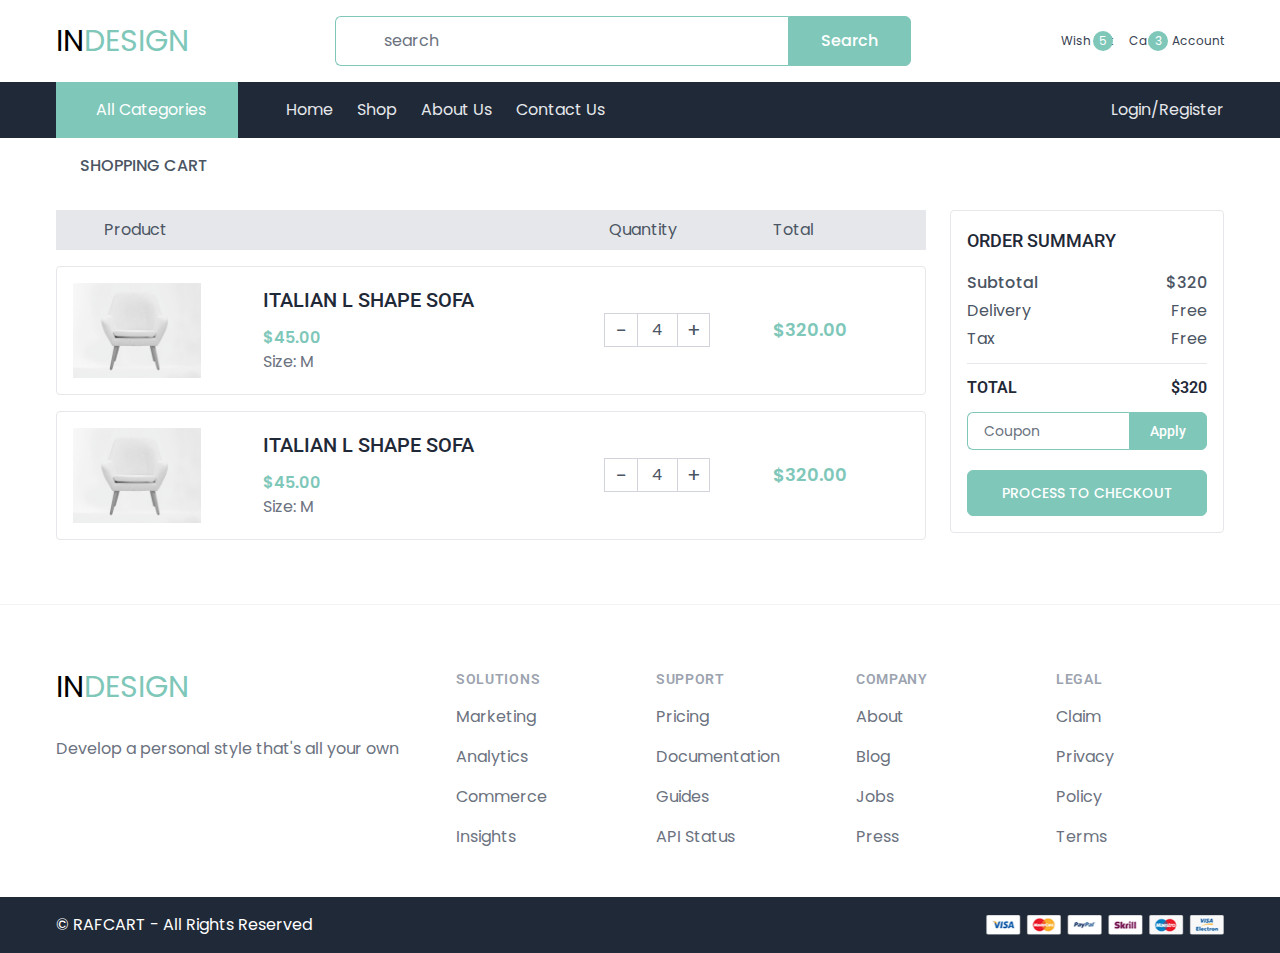
<file: cart.html>
<!DOCTYPE html>
<html lang="en">

<head>
    <meta charset="UTF-8">
    <meta http-equiv="X-UA-Compatible" content="IE=edge">
    <meta name="viewport" content="width=device-width, initial-scale=1.0">
    <title>INDESIGN</title>
    <link rel="stylesheet" href="https://cdnjs.cloudflare.com/ajax/libs/font-awesome/5.15.3/css/all.min.css"
        integrity="sha512-iBBXm8fW90+nuLcSKlbmrPcLa0OT92xO1BIsZ+ywDWZCvqsWgccV3gFoRBv0z+8dLJgyAHIhR35VZc2oM/gI1w=="
        crossorigin="anonymous" />
    <link rel="stylesheet" href="css/style.css">
</head>

<body>

    <!-- header -->
    <header class="py-4 shadow-sm bg-pink-100 lg:bg-white">
        <div class="container flex items-center justify-between">
            <!-- logo -->
            <a href="index.html" class="block w-32 text-3xl">
                IN<span class="text-primary">DESIGN</span>
            </a>
           
            <!-- logo end -->

            <!-- searchbar -->
            <div class="w-full xl:max-w-xl lg:max-w-lg lg:flex relative hidden">
                <span class="absolute left-4 top-3 text-lg text-gray-400">
                    <i class="fas fa-search"></i>
                </span>
                <input type="text"
                    class="pl-12 w-full border border-r-0 border-primary py-3 px-3 rounded-l-md focus:ring-primary focus:border-primary"
                    placeholder="search">
                <button type="submit"
                    class="bg-primary border border-primary text-white px-8 font-medium rounded-r-md hover:bg-transparent hover:text-primary transition">
                    Search
                </button>
            </div>
            <!-- searchbar end -->

            <!-- navicons -->
            <div class="space-x-4 flex items-center">
                <a href="wishlist.html" class="block text-center text-gray-700 hover:text-primary transition relative">
                    <span
                        class="absolute -right-0 -top-1 w-5 h-5 rounded-full flex items-center justify-center bg-primary text-white text-xs">5</span>
                    <div class="text-2xl">
                        <i class="far fa-heart"></i>
                    </div>
                    <div class="text-xs leading-3">Wish List</div>
                </a>
                <a href="cart.html"
                    class="lg:block text-center text-gray-700 hover:text-primary transition hidden relative">
                    <span
                        class="absolute -right-3 -top-1 w-5 h-5 rounded-full flex items-center justify-center bg-primary text-white text-xs">3</span>
                    <div class="text-2xl">
                        <i class="fas fa-shopping-bag"></i>
                    </div>
                    <div class="text-xs leading-3">Cart</div>
                </a>
                <a href="account.html" class="block text-center text-gray-700 hover:text-primary transition">
                    <div class="text-2xl">
                        <i class="far fa-user"></i>
                    </div>
                    <div class="text-xs leading-3">Account</div>
                </a>
            </div>
            <!-- navicons end -->

        </div>
    </header>
    <!-- header end -->

    <!-- navbar -->
    <nav class="bg-gray-800 hidden lg:block">
        <div class="container">
            <div class="flex">

                <!-- all category -->
                <div class="px-8 py-4 bg-primary flex items-center cursor-pointer group relative">
                    <span class="text-white">
                        <i class="fas fa-bars"></i>
                    </span>
                    <span class="capitalize ml-2 text-white">All categories</span>
                    <div
                        class="absolute left-0 top-full w-full divide-gray-300 divide-dashed divide-y bg-white shadow-md py-3 invisible opacity-0 group-hover:opacity-100 group-hover:visible transition duration-300 z-50">
                        <!-- single category -->
                        <a href="#" class="px-6 py-3 flex items-center border-gray-300 hover:bg-gray-100 transition">
                            <img src="images/icons/bed.svg" class="w-5 h-5 object-contain">
                            <span class="ml-6 text-gray-600 text-sm">Bedroom</span>
                        </a>
                        <!-- single category end -->
                        <!-- single category -->
                        <a href="#" class="px-6 py-3 flex items-center border-gray-300 hover:bg-gray-100 transition">
                            <img src="images/icons/sofa.svg" class="w-5 h-5 object-contain">
                            <span class="ml-6 text-gray-600 text-sm">Sofa</span>
                        </a>
                        <!-- single category end -->
                        <!-- single category -->
                        <a href="#" class="px-6 py-3 flex items-center border-gray-300 hover:bg-gray-100 transition">
                            <img src="images/icons/office.svg" class="w-5 h-5 object-contain">
                            <span class="ml-6 text-gray-600 text-sm">Office</span>
                        </a>
                        <!-- single category end -->
                        <!-- single category -->
                        <a href="#" class="px-6 py-3 flex items-center border-gray-300 hover:bg-gray-100 transition">
                            <img src="images/icons/terrace.svg" class="w-5 h-5 object-contain">
                            <span class="ml-6 text-gray-600 text-sm">Outdoor</span>
                        </a>
                        <!-- single category end -->
                        <!-- single category -->
                        <a href="#" class="px-6 py-3 flex items-center border-gray-300 hover:bg-gray-100 transition">
                            <img src="images/icons/bed-2.svg" class="w-5 h-5 object-contain">
                            <span class="ml-6 text-gray-600 text-sm">Mattress</span>
                        </a>
                        <!-- single category end -->
                        <!-- single category -->
                        <a href="#" class="px-6 py-3 flex items-center border-gray-300 hover:bg-gray-100 transition">
                            <img src="images/icons/restaurant.svg" class="w-5 h-5 object-contain">
                            <span class="ml-6 text-gray-600 text-sm">Sofa</span>
                        </a>
                        <!-- single category end -->
                    </div>
                </div>
                <!-- all category end -->

                <!-- nav menu -->
                <div class="flex items-center justify-between flex-grow pl-12">
                    <div class="flex items-center space-x-6 text-base capitalize">
                        <a href="index.html" class="text-gray-200 hover:text-white transition">Home</a>
                        <a href="shop.html" class="text-gray-200 hover:text-white transition">Shop</a>
                        <a href="#" class="text-gray-200 hover:text-white transition">About us</a>
                        <a href="#" class="text-gray-200 hover:text-white transition">Contact us</a>
                    </div>
                    <a href="login.html" class="ml-auto justify-self-end text-gray-200 hover:text-white transition">
                        Login/Register
                    </a>
                </div>
                <!-- nav menu end -->

            </div>
        </div>
    </nav>
    <!-- navbar end -->

    <!-- mobile menubar -->
    <div
        class="fixed w-full border-t border-gray-200 shadow-sm bg-white py-3 bottom-0 left-0 flex justify-around items-start px-6 lg:hidden z-40">
        <a href="javascript:void(0)" class="block text-center text-gray-700 hover:text-primary transition relative">
            <div class="text-2xl" id="menuBar">
                <i class="fas fa-bars"></i>
            </div>
            <div class="text-xs leading-3">Menu</div>
        </a>
        <a href="#" class="block text-center text-gray-700 hover:text-primary transition relative">
            <div class="text-2xl">
                <i class="fas fa-list-ul"></i>
            </div>
            <div class="text-xs leading-3">Category</div>
        </a>
        <a href="#" class="block text-center text-gray-700 hover:text-primary transition relative">
            <div class="text-2xl">
                <i class="fas fa-search"></i>
            </div>
            <div class="text-xs leading-3">Search</div>
        </a>
        <a href="cart.html" class="text-center text-gray-700 hover:text-primary transition relative">
            <span
                class="absolute -right-3 -top-1 w-5 h-5 rounded-full flex items-center justify-center bg-primary text-white text-xs">3</span>
            <div class="text-2xl">
                <i class="fas fa-shopping-bag"></i>
            </div>
            <div class="text-xs leading-3">Cart</div>
        </a>
    </div>
    <!-- mobile menu end -->

    <!-- mobile sidebar menu -->
    <div class="fixed left-0 top-0 w-full h-full z-50 bg-black bg-opacity-30 shadow hidden" id="mobileMenu">
        <div class="absolute left-0 top-0 w-72 h-full z-50 bg-white shadow">
            <div id="closeMenu"
                class="text-gray-400 hover:text-primary text-lg absolute right-3 top-3 cursor-pointer">
                <i class="fas fa-times"></i>
            </div>
            <!-- navlink -->
            <h3 class="text-xl font-semibold text-gray-700 mb-1 font-roboto pl-4 pt-4">Menu</h3>
            <div class="">
                <a href="index.html" class="block px-4 py-2 font-medium transition hover:bg-gray-100">
                    Home
                </a>
                <a href="shop.html" class="block px-4 py-2 font-medium transition hover:bg-gray-100">
                    Shop
                </a>
                <a href="#" class="block px-4 py-2 font-medium transition hover:bg-gray-100">
                    About Us
                </a>
                <roa href="#" class="block px-4 py-2 font-medium transition hover:bg-gray-100">
                    Contact Us
                </roa>
            </div>
            <!-- navlinks end -->
        </div>
    </div>
    <!-- mobile sidebar menu end -->

    <!-- breadcrum -->
    <div class="py-4 container flex gap-3 items-center">
        <a href="index.html" class="text-primary text-base">
            <i class="fas fa-home"></i>
        </a>
        <span class="text-sm text-gray-400"><i class="fas fa-chevron-right"></i></span>
        <p class="text-gray-600 font-medium uppercase">Shopping Cart</p>
    </div>
    <!-- breadcrum end -->

    <!-- cart wrapper -->
    <div class="container lg:grid grid-cols-12 gap-6 items-start pb-16 pt-4">
        <!-- product cart -->
        <div class="xl:col-span-9 lg:col-span-8">
            <!-- cart title -->
            <div class="bg-gray-200 py-2 pl-12 pr-20 xl:pr-28 mb-4 hidden md:flex">
                <p class="text-gray-600 text-center">Product</p>
                <p class="text-gray-600 text-center ml-auto mr-16 xl:mr-24">Quantity</p>
                <p class="text-gray-600 text-center">Total</p>
            </div>
            <!-- cart title end -->

            <!-- shipping carts -->
            <div class="space-y-4">
                <!-- single cart -->
                <div
                    class="flex items-center md:justify-between gap-4 md:gap-6 p-4 border border-gray-200 rounded flex-wrap md:flex-nowrap">
                    <!-- cart image -->
                    <div class="w-32 flex-shrink-0">
                        <img src="images/products/product9.png" class="w-full">
                    </div>
                    <!-- cart image end -->
                    <!-- cart content -->
                    <div class="md:w-1/3 w-full">
                        <h2 class="text-gray-800 mb-3 xl:text-xl textl-lg font-medium uppercase">
                            Italian L Shape Sofa
                        </h2>
                        <p class="text-primary font-semibold">$45.00</p>
                        <p class="text-gray-500">Size: M</p>
                    </div>
                    <!-- cart content end -->
                    <!-- cart quantity -->
                    <div class="flex border border-gray-300 text-gray-600 divide-x divide-gray-300">
                        <div class="h-8 w-8 text-xl flex items-center justify-center cursor-pointer select-none">-</div>
                        <div class="h-8 w-10 flex items-center justify-center">4</div>
                        <div class="h-8 w-8 text-xl flex items-center justify-center cursor-pointer select-none">+</div>
                    </div>
                    <!-- cart quantity end -->
                    <div class="ml-auto md:ml-0">
                        <p class="text-primary text-lg font-semibold">$320.00</p>
                    </div>
                    <div class="text-gray-600 hover:text-primary cursor-pointer">
                        <i class="fas fa-trash"></i>
                    </div>
                </div>
                <!-- single cart end -->
                <!-- single cart -->
                <div
                    class="flex items-center md:justify-between gap-4 md:gap-6 p-4 border border-gray-200 rounded flex-wrap md:flex-nowrap">
                    <!-- cart image -->
                    <div class="w-32 flex-shrink-0">
                        <img src="images/products/product9.png" class="w-full">
                    </div>
                    <!-- cart image end -->
                    <!-- cart content -->
                    <div class="md:w-1/3 w-full">
                        <h2 class="text-gray-800 mb-3 xl:text-xl textl-lg font-medium uppercase">
                            Italian L Shape Sofa
                        </h2>
                        <p class="text-primary font-semibold">$45.00</p>
                        <p class="text-gray-500">Size: M</p>
                    </div>
                    <!-- cart content end -->
                    <!-- cart quantity -->
                    <div class="flex border border-gray-300 text-gray-600 divide-x divide-gray-300">
                        <div class="h-8 w-8 text-xl flex items-center justify-center cursor-pointer select-none">-</div>
                        <div class="h-8 w-10 flex items-center justify-center">4</div>
                        <div class="h-8 w-8 text-xl flex items-center justify-center cursor-pointer select-none">+</div>
                    </div>
                    <!-- cart quantity end -->
                    <div class="ml-auto md:ml-0">
                        <p class="text-primary text-lg font-semibold">$320.00</p>
                    </div>
                    <div class="text-gray-600 hover:text-primary cursor-pointer">
                        <i class="fas fa-trash"></i>
                    </div>
                </div>
                <!-- single cart end -->
            </div>
            <!-- shipping carts end -->
        </div>
        <!-- product cart end -->
        <!-- order summary -->
        <div class="xl:col-span-3 lg:col-span-4 border border-gray-200 px-4 py-4 rounded mt-6 lg:mt-0">
            <h4 class="text-gray-800 text-lg mb-4 font-medium uppercase">ORDER SUMMARY</h4>
            <div class="space-y-1 text-gray-600 pb-3 border-b border-gray-200">
                <div class="flex justify-between font-medium">
                    <p>Subtotal</p>
                    <p>$320</p>
                </div>
                <div class="flex justify-between">
                    <p>Delivery</p>
                    <p>Free</p>
                </div>
                <div class="flex justify-between">
                    <p>Tax</p>
                    <p>Free</p>
                </div>
            </div>
            <div class="flex justify-between my-3 text-gray-800 font-semibold uppercase">
                <h4>Total</h4>
                <h4>$320</h4>
            </div>

            <!-- searchbar -->
            <div class="flex mb-5">
                <input type="text"
                    class="pl-4 w-full border border-r-0 border-primary py-2 px-3 rounded-l-md focus:ring-primary focus:border-primary text-sm"
                    placeholder="Coupon">
                <button type="submit"
                    class="bg-primary border border-primary text-white px-5 font-medium rounded-r-md hover:bg-transparent hover:text-primary transition text-sm font-roboto">
                    Apply
                </button>
            </div>
            <!-- searchbar end -->

            <!-- checkout -->
            <a href="checkout.html" class="bg-primary border border-primary text-white px-4 py-3 font-medium rounded-md uppercase hover:bg-transparent
             hover:text-primary transition text-sm w-full block text-center">
                Process to checkout
            </a>
            <!-- checkout end -->
        </div>
        <!-- order summary end -->
    </div>
    <!-- cart wrapper end -->

    <!-- footer -->
    <footer class="bg-white pt-16 pb-12 border-t border-gray-100">
        <div class="container">
            <div class="xl:grid xl:grid-cols-3 xl:gap-8">
                <!-- footer text -->
                <div class="space-y-8 xl:col-span-1">
                    <a href="index.html" class="block w-32 text-3xl">
                        IN<span class="text-primary">DESIGN</span>
                    </a>
                    <p class="text-gray-500 text-base">
                        Develop a personal style that's all your own 
                    </p>
                    <div class="flex space-x-6">
                        <a href="#" class="text-gray-400 hover:text-gray-500">
                            <i class="fab fa-facebook-f"></i>
                        </a>
                        <a href="#" class="text-gray-400 hover:text-gray-500">
                            <i class="fab fa-twitter"></i>
                        </a>
                        <a href="#" class="text-gray-400 hover:text-gray-500">
                            <i class="fab fa-instagram"></i>
                        </a>
                        <a href="#" class="text-gray-400 hover:text-gray-500">
                            <i class="fab fa-linkedin-in"></i>
                        </a>
                    </div>
                </div>
                <!-- footer text end -->
                <!-- footer links -->
                <div class="mt-12 grid grid-cols-2 gap-8 xl:mt-0 xl:col-span-2">
                    <div class="md:grid md:grid-cols-2 md:gap-8">
                        <div>
                            <h3 class="text-sm font-semibold text-gray-400 tracking-wider uppercase">
                                Solutions
                            </h3>
                            <div class="mt-4 space-y-4">
                                <a href="#" class="text-base text-gray-500 hover:text-gray-900 block">
                                    Marketing
                                </a>
                                <a href="#" class="text-base text-gray-500 hover:text-gray-900 block">
                                    Analytics
                                </a>
                                <a href="#" class="text-base text-gray-500 hover:text-gray-900 block">
                                    Commerce
                                </a>
                                <a href="#" class="text-base text-gray-500 hover:text-gray-900 block">
                                    Insights
                                </a>
                            </div>
                        </div>
                        <div class="mt-12 md:mt-0">
                            <h3 class="text-sm font-semibold text-gray-400 tracking-wider uppercase">
                                Support
                            </h3>
                            <div class="mt-4 space-y-4">
                                <a href="#" class="text-base text-gray-500 hover:text-gray-900 block">
                                    Pricing
                                </a>
                                <a href="#" class="text-base text-gray-500 hover:text-gray-900 block">
                                    Documentation
                                </a>
                                <a href="#" class="text-base text-gray-500 hover:text-gray-900 block">
                                    Guides
                                </a>
                                <a href="#" class="text-base text-gray-500 hover:text-gray-900 block">
                                    API Status
                                </a>
                            </div>
                        </div>
                    </div>
                    <div class="md:grid md:grid-cols-2 md:gap-8">
                        <div>
                            <h3 class="text-sm font-semibold text-gray-400 tracking-wider uppercase">
                                Company
                            </h3>
                            <div class="mt-4 space-y-4">
                                <a href="#" class="text-base text-gray-500 hover:text-gray-900 block">
                                    About
                                </a>
                                <a href="#" class="text-base text-gray-500 hover:text-gray-900 block">
                                    Blog
                                </a>
                                <a href="#" class="text-base text-gray-500 hover:text-gray-900 block">
                                    Jobs
                                </a>
                                <a href="#" class="text-base text-gray-500 hover:text-gray-900 block">
                                    Press
                                </a>
                            </div>
                        </div>
                        <div class="mt-12 md:mt-0">
                            <h3 class="text-sm font-semibold text-gray-400 tracking-wider uppercase">
                                Legal
                            </h3>
                            <div class="mt-4 space-y-4">
                                <a href="#" class="text-base text-gray-500 hover:text-gray-900 block">
                                    Claim
                                </a>
                                <a href="#" class="text-base text-gray-500 hover:text-gray-900 block">
                                    Privacy
                                </a>
                                <a href="#" class="text-base text-gray-500 hover:text-gray-900 block">
                                    Policy
                                </a>
                                <a href="#" class="text-base text-gray-500 hover:text-gray-900 block">
                                    Terms
                                </a>
                            </div>
                        </div>
                    </div>
                </div>
                <!-- footer links end -->
            </div>
        </div>
    </footer>
    <!-- footer end -->

    <!-- copyright -->
    <div class="bg-gray-800 py-4">
        <div class="container flex items-center justify-between">
            <p class="text-white">© RAFCART - All Rights Reserved</p>
            <div>
                <img src="images/methods.png" class="h-5">
            </div>
        </div>
    </div>
    <!-- copyright end -->
    <script>
        let menuBar = document.querySelector('#menuBar')
        let mobileMenu = document.querySelector('#mobileMenu')
        let closeMenu = document.querySelector('#closeMenu')

        menuBar.addEventListener('click', function(){
            mobileMenu.classList.remove('hidden')
        })

        closeMenu.addEventListener('click', function(){
            mobileMenu.classList.add('hidden')
        })
    </script>
</body>

</html>
</file>
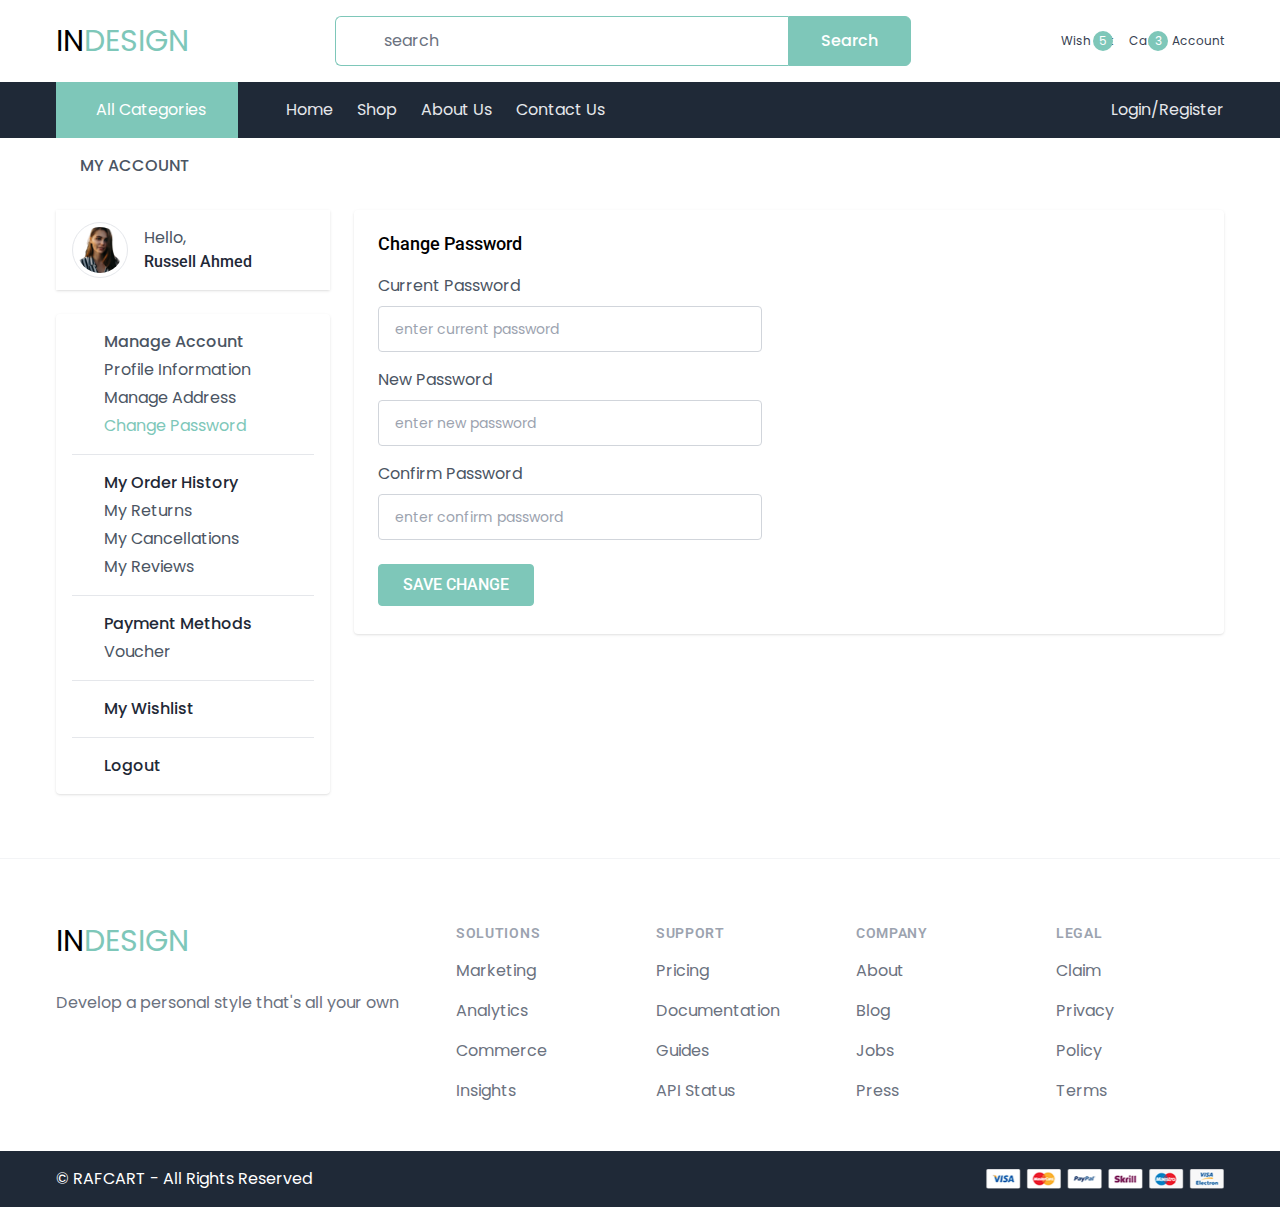
<file: change-password.html>
<!DOCTYPE html>
<html lang="en">

<head>
    <meta charset="UTF-8">
    <meta http-equiv="X-UA-Compatible" content="IE=edge">
    <meta name="viewport" content="width=device-width, initial-scale=1.0">
    <title>INDESIGN</title>
    <link rel="stylesheet" href="https://cdnjs.cloudflare.com/ajax/libs/font-awesome/5.15.3/css/all.min.css"
        integrity="sha512-iBBXm8fW90+nuLcSKlbmrPcLa0OT92xO1BIsZ+ywDWZCvqsWgccV3gFoRBv0z+8dLJgyAHIhR35VZc2oM/gI1w=="
        crossorigin="anonymous" />
    <link rel="stylesheet" href="css/style.css">
</head>

<body>

    <!-- header -->
    <header class="py-4 shadow-sm bg-pink-100 lg:bg-white">
        <div class="container flex items-center justify-between">
            <!-- logo -->
            <a href="index.html" class="block w-32 text-3xl">
                IN<span class="text-primary">DESIGN</span>
            </a>
            <!-- logo end -->

            <!-- searchbar -->
            <div class="w-full xl:max-w-xl lg:max-w-lg lg:flex relative hidden">
                <span class="absolute left-4 top-3 text-lg text-gray-400">
                    <i class="fas fa-search"></i>
                </span>
                <input type="text"
                    class="pl-12 w-full border border-r-0 border-primary py-3 px-3 rounded-l-md focus:ring-primary focus:border-primary"
                    placeholder="search">
                <button type="submit"
                    class="bg-primary border border-primary text-white px-8 font-medium rounded-r-md hover:bg-transparent hover:text-primary transition">
                    Search
                </button>
            </div>
            <!-- searchbar end -->

            <!-- navicons -->
            <div class="space-x-4 flex items-center">
                <a href="wishlist.html" class="block text-center text-gray-700 hover:text-primary transition relative">
                    <span
                        class="absolute -right-0 -top-1 w-5 h-5 rounded-full flex items-center justify-center bg-primary text-white text-xs">5</span>
                    <div class="text-2xl">
                        <i class="far fa-heart"></i>
                    </div>
                    <div class="text-xs leading-3">Wish List</div>
                </a>
                <a href="cart.html"
                    class="lg:block text-center text-gray-700 hover:text-primary transition hidden relative">
                    <span
                        class="absolute -right-3 -top-1 w-5 h-5 rounded-full flex items-center justify-center bg-primary text-white text-xs">3</span>
                    <div class="text-2xl">
                        <i class="fas fa-shopping-bag"></i>
                    </div>
                    <div class="text-xs leading-3">Cart</div>
                </a>
                <a href="account.html" class="block text-center text-gray-700 hover:text-primary transition">
                    <div class="text-2xl">
                        <i class="far fa-user"></i>
                    </div>
                    <div class="text-xs leading-3">Account</div>
                </a>
            </div>
            <!-- navicons end -->

        </div>
    </header>
    <!-- header end -->

    <!-- navbar -->
    <nav class="bg-gray-800 hidden lg:block">
        <div class="container">
            <div class="flex">

                <!-- all category -->
                <div class="px-8 py-4 bg-primary flex items-center cursor-pointer group relative">
                    <span class="text-white">
                        <i class="fas fa-bars"></i>
                    </span>
                    <span class="capitalize ml-2 text-white">All categories</span>
                    <div
                        class="absolute left-0 top-full w-full divide-gray-300 divide-dashed divide-y bg-white shadow-md py-3 invisible opacity-0 group-hover:opacity-100 group-hover:visible transition duration-300 z-50">
                        <!-- single category -->
                        <a href="#" class="px-6 py-3 flex items-center border-gray-300 hover:bg-gray-100 transition">
                            <img src="images/icons/bed.svg" class="w-5 h-5 object-contain">
                            <span class="ml-6 text-gray-600 text-sm">Bedroom</span>
                        </a>
                        <!-- single category end -->
                        <!-- single category -->
                        <a href="#" class="px-6 py-3 flex items-center border-gray-300 hover:bg-gray-100 transition">
                            <img src="images/icons/sofa.svg" class="w-5 h-5 object-contain">
                            <span class="ml-6 text-gray-600 text-sm">Sofa</span>
                        </a>
                        <!-- single category end -->
                        <!-- single category -->
                        <a href="#" class="px-6 py-3 flex items-center border-gray-300 hover:bg-gray-100 transition">
                            <img src="images/icons/office.svg" class="w-5 h-5 object-contain">
                            <span class="ml-6 text-gray-600 text-sm">Office</span>
                        </a>
                        <!-- single category end -->
                        <!-- single category -->
                        <a href="#" class="px-6 py-3 flex items-center border-gray-300 hover:bg-gray-100 transition">
                            <img src="images/icons/terrace.svg" class="w-5 h-5 object-contain">
                            <span class="ml-6 text-gray-600 text-sm">Outdoor</span>
                        </a>
                        <!-- single category end -->
                        <!-- single category -->
                        <a href="#" class="px-6 py-3 flex items-center border-gray-300 hover:bg-gray-100 transition">
                            <img src="images/icons/bed-2.svg" class="w-5 h-5 object-contain">
                            <span class="ml-6 text-gray-600 text-sm">Mattress</span>
                        </a>
                        <!-- single category end -->
                        <!-- single category -->
                        <a href="#" class="px-6 py-3 flex items-center border-gray-300 hover:bg-gray-100 transition">
                            <img src="images/icons/restaurant.svg" class="w-5 h-5 object-contain">
                            <span class="ml-6 text-gray-600 text-sm">Sofa</span>
                        </a>
                        <!-- single category end -->
                    </div>
                </div>
                <!-- all category end -->

                <!-- nav menu -->
                <div class="flex items-center justify-between flex-grow pl-12">
                    <div class="flex items-center space-x-6 text-base capitalize">
                        <a href="index.html" class="text-gray-200 hover:text-white transition">Home</a>
                        <a href="shop.html" class="text-gray-200 hover:text-white transition">Shop</a>
                        <a href="#" class="text-gray-200 hover:text-white transition">About us</a>
                        <a href="#" class="text-gray-200 hover:text-white transition">Contact us</a>
                    </div>
                    <a href="login.html" class="ml-auto justify-self-end text-gray-200 hover:text-white transition">
                        Login/Register
                    </a>
                </div>
                <!-- nav menu end -->

            </div>
        </div>
    </nav>
    <!-- navbar end -->

    <!-- mobile menubar -->
    <div
        class="fixed w-full border-t border-gray-200 shadow-sm bg-white py-3 bottom-0 left-0 flex justify-around items-start px-6 lg:hidden z-40">
        <a href="javascript:void(0)" class="block text-center text-gray-700 hover:text-primary transition relative">
            <div class="text-2xl" id="menuBar">
                <i class="fas fa-bars"></i>
            </div>
            <div class="text-xs leading-3">Menu</div>
        </a>
        <a href="#" class="block text-center text-gray-700 hover:text-primary transition relative">
            <div class="text-2xl">
                <i class="fas fa-list-ul"></i>
            </div>
            <div class="text-xs leading-3">Category</div>
        </a>
        <a href="#" class="block text-center text-gray-700 hover:text-primary transition relative">
            <div class="text-2xl">
                <i class="fas fa-search"></i>
            </div>
            <div class="text-xs leading-3">Search</div>
        </a>
        <a href="cart.html" class="text-center text-gray-700 hover:text-primary transition relative">
            <span
                class="absolute -right-3 -top-1 w-5 h-5 rounded-full flex items-center justify-center bg-primary text-white text-xs">3</span>
            <div class="text-2xl">
                <i class="fas fa-shopping-bag"></i>
            </div>
            <div class="text-xs leading-3">Cart</div>
        </a>
    </div>
    <!-- mobile menu end -->

    <!-- mobile sidebar menu -->
    <div class="fixed left-0 top-0 w-full h-full z-50 bg-black bg-opacity-30 shadow hidden" id="mobileMenu">
        <div class="absolute left-0 top-0 w-72 h-full z-50 bg-white shadow">
            <div id="closeMenu"
                class="text-gray-400 hover:text-primary text-lg absolute right-3 top-3 cursor-pointer">
                <i class="fas fa-times"></i>
            </div>
            <!-- navlink -->
            <h3 class="text-xl font-semibold text-gray-700 mb-1 font-roboto pl-4 pt-4">Menu</h3>
            <div class="">
                <a href="index.html" class="block px-4 py-2 font-medium transition hover:bg-gray-100">
                    Home
                </a>
                <a href="shop.html" class="block px-4 py-2 font-medium transition hover:bg-gray-100">
                    Shop
                </a>
                <a href="#" class="block px-4 py-2 font-medium transition hover:bg-gray-100">
                    About Us
                </a>
                <roa href="#" class="block px-4 py-2 font-medium transition hover:bg-gray-100">
                    Contact Us
                </roa>
            </div>
            <!-- navlinks end -->
        </div>
    </div>
    <!-- mobile sidebar menu end -->

    <!-- breadcrum -->
    <div class="py-4 container flex gap-3 items-center">
        <a href="index.html" class="text-primary text-base">
            <i class="fas fa-home"></i>
        </a>
        <span class="text-sm text-gray-400"><i class="fas fa-chevron-right"></i></span>
        <p class="text-gray-600 font-medium uppercase">My Account</p>
    </div>
    <!-- breadcrum end -->

    <!-- account wrapper -->
    <div class="container lg:grid grid-cols-12 items-start gap-6 pt-4 pb-16">
        <!-- sidebar -->
        <div class="col-span-3">
            <!-- account profile -->
            <div class="px-4 py-3 shadow flex items-center gap-4">
                <div class="flex-shrink-0">
                    <img src="images/avatar.png"
                        class="rounded-full w-14 h-14 p-1 border border-gray-200 object-cover">
                </div>
                <div>
                    <p class="text-gray-600">Hello,</p>
                    <h4 class="text-gray-800 capitalize font-medium">Russell Ahmed</h4>
                </div>
            </div>
            <!-- account profile end -->

            <!-- profile links -->
            <div class="mt-6 bg-white shadow rounded p-4 divide-y divide-gray-200 space-y-4 text-gray-600">
                <!-- single link -->
                <div class="space-y-1 pl-8">
                    <a href="account.html" 
                        class="relative text-base font-medium capitalize hover:text-primary transition block">
                        Manage account
                        <span class="absolute -left-8 top-0 text-base">
                            <i class="far fa-address-card"></i>
                        </span>
                    </a>
                    <a href="profile-info.html" class="hover:text-primary transition capitalize block">Profile information</a>
                    <a href="manage-address.html" class="hover:text-primary transition capitalize block">Manage address</a>
                    <a href="change-password.html" class="hover:text-primary transition capitalize block text-primary">change password</a>
                </div>
                <!-- single link end -->
                <!-- single link -->
                <div class="space-y-1 pl-8 pt-4">
                    <a href="#"
                        class="relative medium capitalize text-gray-800 font-medium hover:text-primary transition block">
                        My order history
                        <span class="absolute -left-8 top-0 text-base">
                            <i class="fas fa-gift"></i>
                        </span>
                    </a>
                    <a href="#" class="hover:text-primary transition block capitalize">my returns</a>
                    <a href="#" class="hover:text-primary transition block capitalize">my cancellations</a>
                    <a href="#" class="hover:text-primary transition block capitalize">my reviews</a>
                </div>
                <!-- single link end -->
                <!-- single link -->
                <div class="space-y-1 pl-8 pt-4">
                    <a href="#"
                        class="relative medium capitalize text-gray-800 font-medium hover:text-primary transition block">
                        Payment methods
                        <span class="absolute -left-8 top-0 text-base">
                            <i class="far fa-credit-card"></i>
                        </span>
                    </a>
                    <a href="#" class="hover:text-primary transition block capitalize">Voucher</a>
                </div>
                <!-- single link end -->
                <!-- single link -->
                <div class="pl-8 pt-4">
                   <a href="wishlist.html" class="relative medium capitalize text-gray-800 font-medium hover:text-primary transition block">
                        my wishlist
                        <span class="absolute -left-8 top-0 text-base">
                            <i class="far fa-heart"></i>
                        </span>
                    </a>
                </div>
                <!-- single link end -->
                <!-- single link -->
                <div class="pl-8 pt-4">
                    <a href="#"
                        class="relative medium capitalize text-gray-800 font-medium hover:text-primary transition block">
                        logout
                        <span class="absolute -left-8 top-0 text-base">
                            <i class="fas fa-sign-out-alt"></i>
                        </span>
                    </a>
                </div>
                <!-- single link end -->
            </div>
            <!-- profile links end -->
        </div>
        <!-- sidebar end -->

        <!-- account content -->
        <div class="col-span-9 shadow rounded px-6 pt-5 pb-7 mt-6 lg:mt-0">
            <form action="">
                <h3 class="text-lg font-medium capitalize mb-4">
                    Change password
                </h3>
                <div class="space-y-4 max-w-sm">
                    <div>
                        <label class="text-gray-600 mb-2 block">
                            Current Password
                        </label>
                        <div class="relative">
                            <span class="absolute right-3 top-3 text-sm text-gray-500 cursor-pointer">
                                <i class="far fa-eye-slash"></i>
                            </span>
                            <input type="text" class="input-box" placeholder="enter current password">
                        </div>
                    </div>
                    <div>
                        <label class="text-gray-600 mb-2 block">
                            New Password
                        </label>
                        <div class="relative">
                            <span class="absolute right-3 top-3 text-sm text-gray-500 cursor-pointer">
                                <i class="far fa-eye-slash"></i>
                            </span>
                            <input type="text" class="input-box" placeholder="enter new password">
                        </div>
                    </div>
                    <div>
                        <label class="text-gray-600 mb-2 block">
                            Confirm Password
                        </label>
                        <div class="relative">
                            <span class="absolute right-3 top-3 text-sm text-gray-500 cursor-pointer">
                                <i class="far fa-eye-slash"></i>
                            </span>
                            <input type="text" class="input-box" placeholder="enter confirm password">
                        </div>
                    </div>
                </div>
                <div class="mt-6">
                    <button type="submit"
                        class="px-6 py-2 text-center text-white bg-primary border border-primary rounded hover:bg-transparent hover:text-primary transition uppercase font-roboto font-medium">
                        Save change
                    </button>
                </div>
            </form>
        </div>
        <!-- account content end -->
    </div>
    <!-- account wrapper end -->

    <!-- footer -->
    <footer class="bg-white pt-16 pb-12 border-t border-gray-100">
        <div class="container">
            <div class="xl:grid xl:grid-cols-3 xl:gap-8">
                <!-- footer text -->
                <div class="space-y-8 xl:col-span-1">
                    <a href="index.html" class="block w-32 text-3xl">
                        IN<span class="text-primary">DESIGN</span>
                    </a>
                    <p class="text-gray-500 text-base">
                        Develop a personal style that's all your own 
                    </p>
                    <div class="flex space-x-6">
                        <a href="#" class="text-gray-400 hover:text-gray-500">
                            <i class="fab fa-facebook-f"></i>
                        </a>
                        <a href="#" class="text-gray-400 hover:text-gray-500">
                            <i class="fab fa-twitter"></i>
                        </a>
                        <a href="#" class="text-gray-400 hover:text-gray-500">
                            <i class="fab fa-instagram"></i>
                        </a>
                        <a href="#" class="text-gray-400 hover:text-gray-500">
                            <i class="fab fa-linkedin-in"></i>
                        </a>
                    </div>
                </div>
                <!-- footer text end -->
                <!-- footer links -->
                <div class="mt-12 grid grid-cols-2 gap-8 xl:mt-0 xl:col-span-2">
                    <div class="md:grid md:grid-cols-2 md:gap-8">
                        <div>
                            <h3 class="text-sm font-semibold text-gray-400 tracking-wider uppercase">
                                Solutions
                            </h3>
                            <div class="mt-4 space-y-4">
                                <a href="#" class="text-base text-gray-500 hover:text-gray-900 block">
                                    Marketing
                                </a>
                                <a href="#" class="text-base text-gray-500 hover:text-gray-900 block">
                                    Analytics
                                </a>
                                <a href="#" class="text-base text-gray-500 hover:text-gray-900 block">
                                    Commerce
                                </a>
                                <a href="#" class="text-base text-gray-500 hover:text-gray-900 block">
                                    Insights
                                </a>
                            </div>
                        </div>
                        <div class="mt-12 md:mt-0">
                            <h3 class="text-sm font-semibold text-gray-400 tracking-wider uppercase">
                                Support
                            </h3>
                            <div class="mt-4 space-y-4">
                                <a href="#" class="text-base text-gray-500 hover:text-gray-900 block">
                                    Pricing
                                </a>
                                <a href="#" class="text-base text-gray-500 hover:text-gray-900 block">
                                    Documentation
                                </a>
                                <a href="#" class="text-base text-gray-500 hover:text-gray-900 block">
                                    Guides
                                </a>
                                <a href="#" class="text-base text-gray-500 hover:text-gray-900 block">
                                    API Status
                                </a>
                            </div>
                        </div>
                    </div>
                    <div class="md:grid md:grid-cols-2 md:gap-8">
                        <div>
                            <h3 class="text-sm font-semibold text-gray-400 tracking-wider uppercase">
                                Company
                            </h3>
                            <div class="mt-4 space-y-4">
                                <a href="#" class="text-base text-gray-500 hover:text-gray-900 block">
                                    About
                                </a>
                                <a href="#" class="text-base text-gray-500 hover:text-gray-900 block">
                                    Blog
                                </a>
                                <a href="#" class="text-base text-gray-500 hover:text-gray-900 block">
                                    Jobs
                                </a>
                                <a href="#" class="text-base text-gray-500 hover:text-gray-900 block">
                                    Press
                                </a>
                            </div>
                        </div>
                        <div class="mt-12 md:mt-0">
                            <h3 class="text-sm font-semibold text-gray-400 tracking-wider uppercase">
                                Legal
                            </h3>
                            <div class="mt-4 space-y-4">
                                <a href="#" class="text-base text-gray-500 hover:text-gray-900 block">
                                    Claim
                                </a>
                                <a href="#" class="text-base text-gray-500 hover:text-gray-900 block">
                                    Privacy
                                </a>
                                <a href="#" class="text-base text-gray-500 hover:text-gray-900 block">
                                    Policy
                                </a>
                                <a href="#" class="text-base text-gray-500 hover:text-gray-900 block">
                                    Terms
                                </a>
                            </div>
                        </div>
                    </div>
                </div>
                <!-- footer links end -->
            </div>
        </div>
    </footer>
    <!-- footer end -->

    <!-- copyright -->
    <div class="bg-gray-800 py-4">
        <div class="container flex items-center justify-between">
            <p class="text-white">© RAFCART - All Rights Reserved</p>
            <div>
                <img src="images/methods.png" class="h-5">
            </div>
        </div>
    </div>
    <!-- copyright end -->
    <script>
        let menuBar = document.querySelector('#menuBar')
        let mobileMenu = document.querySelector('#mobileMenu')
        let closeMenu = document.querySelector('#closeMenu')

        menuBar.addEventListener('click', function(){
            mobileMenu.classList.remove('hidden')
        })

        closeMenu.addEventListener('click', function(){
            mobileMenu.classList.add('hidden')
        })
    </script>
</body>

</html>
</file>
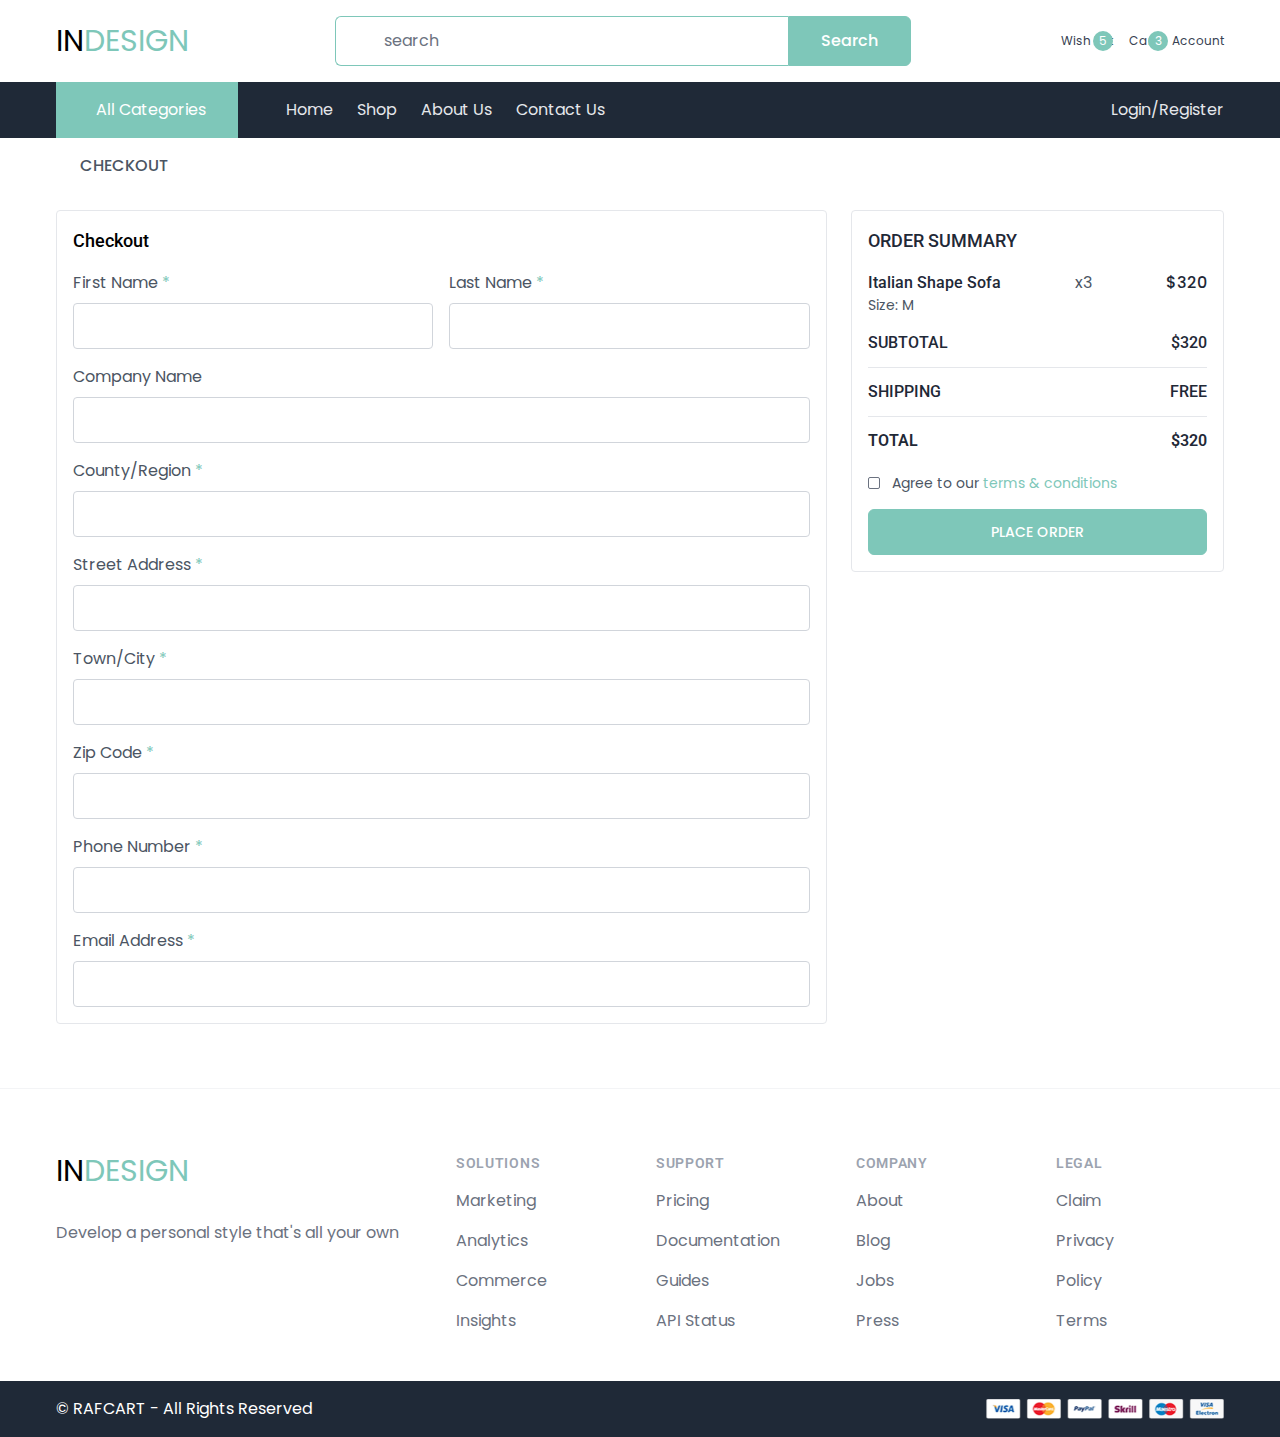
<file: checkout.html>
<!DOCTYPE html>
<html lang="en">

<head>
    <meta charset="UTF-8">
    <meta http-equiv="X-UA-Compatible" content="IE=edge">
    <meta name="viewport" content="width=device-width, initial-scale=1.0">
    <title>INDESIGN</title>
    <link rel="stylesheet" href="https://cdnjs.cloudflare.com/ajax/libs/font-awesome/5.15.3/css/all.min.css"
        integrity="sha512-iBBXm8fW90+nuLcSKlbmrPcLa0OT92xO1BIsZ+ywDWZCvqsWgccV3gFoRBv0z+8dLJgyAHIhR35VZc2oM/gI1w=="
        crossorigin="anonymous" />
    <link rel="stylesheet" href="css/style.css">
</head>

<body>

    <!-- header -->
    <header class="py-4 shadow-sm bg-pink-100 lg:bg-white">
        <div class="container flex items-center justify-between">
            <!-- logo -->
            <a href="index.html" class="block w-32 text-3xl">
                IN<span class="text-primary">DESIGN</span>
            </a>
            <!-- logo end -->

            <!-- searchbar -->
            <div class="w-full xl:max-w-xl lg:max-w-lg lg:flex relative hidden">
                <span class="absolute left-4 top-3 text-lg text-gray-400">
                    <i class="fas fa-search"></i>
                </span>
                <input type="text"
                    class="pl-12 w-full border border-r-0 border-primary py-3 px-3 rounded-l-md focus:ring-primary focus:border-primary"
                    placeholder="search">
                <button type="submit"
                    class="bg-primary border border-primary text-white px-8 font-medium rounded-r-md hover:bg-transparent hover:text-primary transition">
                    Search
                </button>
            </div>
            <!-- searchbar end -->

            <!-- navicons -->
            <div class="space-x-4 flex items-center">
                <a href="wishlist.html" class="block text-center text-gray-700 hover:text-primary transition relative">
                    <span
                        class="absolute -right-0 -top-1 w-5 h-5 rounded-full flex items-center justify-center bg-primary text-white text-xs">5</span>
                    <div class="text-2xl">
                        <i class="far fa-heart"></i>
                    </div>
                    <div class="text-xs leading-3">Wish List</div>
                </a>
                <a href="cart.html"
                    class="lg:block text-center text-gray-700 hover:text-primary transition hidden relative">
                    <span
                        class="absolute -right-3 -top-1 w-5 h-5 rounded-full flex items-center justify-center bg-primary text-white text-xs">3</span>
                    <div class="text-2xl">
                        <i class="fas fa-shopping-bag"></i>
                    </div>
                    <div class="text-xs leading-3">Cart</div>
                </a>
                <a href="account.html" class="block text-center text-gray-700 hover:text-primary transition">
                    <div class="text-2xl">
                        <i class="far fa-user"></i>
                    </div>
                    <div class="text-xs leading-3">Account</div>
                </a>
            </div>
            <!-- navicons end -->

        </div>
    </header>
    <!-- header end -->

    <!-- navbar -->
    <nav class="bg-gray-800 hidden lg:block">
        <div class="container">
            <div class="flex">

                <!-- all category -->
                <div class="px-8 py-4 bg-primary flex items-center cursor-pointer group relative">
                    <span class="text-white">
                        <i class="fas fa-bars"></i>
                    </span>
                    <span class="capitalize ml-2 text-white">All categories</span>
                    <div
                        class="absolute left-0 top-full w-full divide-gray-300 divide-dashed divide-y bg-white shadow-md py-3 invisible opacity-0 group-hover:opacity-100 group-hover:visible transition duration-300 z-50">
                        <!-- single category -->
                        <a href="#" class="px-6 py-3 flex items-center border-gray-300 hover:bg-gray-100 transition">
                            <img src="images/icons/bed.svg" class="w-5 h-5 object-contain">
                            <span class="ml-6 text-gray-600 text-sm">Bedroom</span>
                        </a>
                        <!-- single category end -->
                        <!-- single category -->
                        <a href="#" class="px-6 py-3 flex items-center border-gray-300 hover:bg-gray-100 transition">
                            <img src="images/icons/sofa.svg" class="w-5 h-5 object-contain">
                            <span class="ml-6 text-gray-600 text-sm">Sofa</span>
                        </a>
                        <!-- single category end -->
                        <!-- single category -->
                        <a href="#" class="px-6 py-3 flex items-center border-gray-300 hover:bg-gray-100 transition">
                            <img src="images/icons/office.svg" class="w-5 h-5 object-contain">
                            <span class="ml-6 text-gray-600 text-sm">Office</span>
                        </a>
                        <!-- single category end -->
                        <!-- single category -->
                        <a href="#" class="px-6 py-3 flex items-center border-gray-300 hover:bg-gray-100 transition">
                            <img src="images/icons/terrace.svg" class="w-5 h-5 object-contain">
                            <span class="ml-6 text-gray-600 text-sm">Outdoor</span>
                        </a>
                        <!-- single category end -->
                        <!-- single category -->
                        <a href="#" class="px-6 py-3 flex items-center border-gray-300 hover:bg-gray-100 transition">
                            <img src="images/icons/bed-2.svg" class="w-5 h-5 object-contain">
                            <span class="ml-6 text-gray-600 text-sm">Mattress</span>
                        </a>
                        <!-- single category end -->
                        <!-- single category -->
                        <a href="#" class="px-6 py-3 flex items-center border-gray-300 hover:bg-gray-100 transition">
                            <img src="images/icons/restaurant.svg" class="w-5 h-5 object-contain">
                            <span class="ml-6 text-gray-600 text-sm">Sofa</span>
                        </a>
                        <!-- single category end -->
                    </div>
                </div>
                <!-- all category end -->

                <!-- nav menu -->
                <div class="flex items-center justify-between flex-grow pl-12">
                    <div class="flex items-center space-x-6 text-base capitalize">
                        <a href="index.html" class="text-gray-200 hover:text-white transition">Home</a>
                        <a href="shop.html" class="text-gray-200 hover:text-white transition">Shop</a>
                        <a href="#" class="text-gray-200 hover:text-white transition">About us</a>
                        <a href="#" class="text-gray-200 hover:text-white transition">Contact us</a>
                    </div>
                    <a href="login.html" class="ml-auto justify-self-end text-gray-200 hover:text-white transition">
                        Login/Register
                    </a>
                </div>
                <!-- nav menu end -->

            </div>
        </div>
    </nav>
    <!-- navbar end -->

    <!-- mobile menubar -->
    <div
        class="fixed w-full border-t border-gray-200 shadow-sm bg-white py-3 bottom-0 left-0 flex justify-around items-start px-6 lg:hidden z-40">
        <a href="javascript:void(0)" class="block text-center text-gray-700 hover:text-primary transition relative">
            <div class="text-2xl" id="menuBar">
                <i class="fas fa-bars"></i>
            </div>
            <div class="text-xs leading-3">Menu</div>
        </a>
        <a href="#" class="block text-center text-gray-700 hover:text-primary transition relative">
            <div class="text-2xl">
                <i class="fas fa-list-ul"></i>
            </div>
            <div class="text-xs leading-3">Category</div>
        </a>
        <a href="#" class="block text-center text-gray-700 hover:text-primary transition relative">
            <div class="text-2xl">
                <i class="fas fa-search"></i>
            </div>
            <div class="text-xs leading-3">Search</div>
        </a>
        <a href="cart.html" class="text-center text-gray-700 hover:text-primary transition relative">
            <span
                class="absolute -right-3 -top-1 w-5 h-5 rounded-full flex items-center justify-center bg-primary text-white text-xs">3</span>
            <div class="text-2xl">
                <i class="fas fa-shopping-bag"></i>
            </div>
            <div class="text-xs leading-3">Cart</div>
        </a>
    </div>
    <!-- mobile menu end -->

    <!-- mobile sidebar menu -->
    <div class="fixed left-0 top-0 w-full h-full z-50 bg-black bg-opacity-30 shadow hidden" id="mobileMenu">
        <div class="absolute left-0 top-0 w-72 h-full z-50 bg-white shadow">
            <div id="closeMenu"
                class="text-gray-400 hover:text-primary text-lg absolute right-3 top-3 cursor-pointer">
                <i class="fas fa-times"></i>
            </div>
            <!-- navlink -->
            <h3 class="text-xl font-semibold text-gray-700 mb-1 font-roboto pl-4 pt-4">Menu</h3>
            <div class="">
                <a href="index.html" class="block px-4 py-2 font-medium transition hover:bg-gray-100">
                    Home
                </a>
                <a href="shop.html" class="block px-4 py-2 font-medium transition hover:bg-gray-100">
                    Shop
                </a>
                <a href="#" class="block px-4 py-2 font-medium transition hover:bg-gray-100">
                    About Us
                </a>
                <roa href="#" class="block px-4 py-2 font-medium transition hover:bg-gray-100">
                    Contact Us
                </roa>
            </div>
            <!-- navlinks end -->
        </div>
    </div>
    <!-- mobile sidebar menu end -->

    <!-- breadcrum -->
    <div class="py-4 container flex gap-3 items-center">
        <a href="index.html" class="text-primary text-base">
            <i class="fas fa-home"></i>
        </a>
        <span class="text-sm text-gray-400"><i class="fas fa-chevron-right"></i></span>
        <p class="text-gray-600 font-medium uppercase">checkout</p>
    </div>
    <!-- breadcrum end -->

    <!-- checkout wrapper -->
    <div class="container lg:grid grid-cols-12 gap-6 items-start pb-16 pt-4">
        <!-- checkout form -->
        <div class="lg:col-span-8 border border-gray-200 px-4 py-4 rounded">
            <form action="">
                <h3 class="text-lg font-medium capitalize mb-4">
                    checkout
                </h3>

                <div class="space-y-4">
                    <div class="grid sm:grid-cols-2 gap-4">
                        <div>
                            <label class="text-gray-600 mb-2 block">
                                First Name <span class="text-primary">*</span>
                            </label>
                            <input type="text" class="input-box">
                        </div>
                        <div>
                            <label class="text-gray-600 mb-2 block">
                                Last Name <span class="text-primary">*</span>
                            </label>
                            <input type="text" class="input-box">
                        </div>
                    </div>
                    <div>
                        <label class="text-gray-600 mb-2 block">
                            Company Name
                        </label>
                        <input type="text" class="input-box">
                    </div>
                    <div>
                        <label class="text-gray-600 mb-2 block">
                            County/Region <span class="text-primary">*</span>
                        </label>
                        <input type="text" class="input-box">
                    </div>
                    <div>
                        <label class="text-gray-600 mb-2 block">
                            Street Address <span class="text-primary">*</span>
                        </label>
                        <input type="text" class="input-box">
                    </div>
                    <div>
                        <label class="text-gray-600 mb-2 block">
                            Town/City <span class="text-primary">*</span>
                        </label>
                        <input type="text" class="input-box">
                    </div>
                    <div>
                        <label class="text-gray-600 mb-2 block">
                            Zip Code <span class="text-primary">*</span>
                        </label>
                        <input type="text" class="input-box">
                    </div>
                    <div>
                        <label class="text-gray-600 mb-2 block">
                            Phone Number <span class="text-primary">*</span>
                        </label>
                        <input type="text" class="input-box">
                    </div>
                    <div>
                        <label class="text-gray-600 mb-2 block">
                            Email Address <span class="text-primary">*</span>
                        </label>
                        <input type="text" class="input-box">
                    </div>
                </div>
            </form>
        </div>
        <!-- checkout form end -->

        <!-- order summary -->
        <div class="lg:col-span-4 border border-gray-200 px-4 py-4 rounded mt-6 lg:mt-0">
            <h4 class="text-gray-800 text-lg mb-4 font-medium uppercase">ORDER SUMMARY</h4>
            <div class="space-y-2">
                <div class="flex justify-between" v-for="n in 3" :key="n">
                    <div>
                        <h5 class="text-gray-800 font-medium">Italian Shape Sofa</h5>
                        <p class="text-sm text-gray-600">Size: M</p>
                    </div>
                    <p class="text-gray-600">x3</p>
                    <p class="text-gray-800 font-medium">$320</p>
                </div>
            </div>
            <div class="flex justify-between border-b border-gray-200 mt-1">
                <h4 class="text-gray-800 font-medium my-3 uppercase">Subtotal</h4>
                <h4 class="text-gray-800 font-medium my-3 uppercase">$320</h4>
            </div>
            <div class="flex justify-between border-b border-gray-200">
                <h4 class="text-gray-800 font-medium my-3 uppercase">Shipping</h4>
                <h4 class="text-gray-800 font-medium my-3 uppercase">Free</h4>
            </div>
            <div class="flex justify-between">
                <h4 class="text-gray-800 font-semibold my-3 uppercase">Total</h4>
                <h4 class="text-gray-800 font-semibold my-3 uppercase">$320</h4>
            </div>

            <!-- agreeement  -->
            <div class="flex items-center mb-4 mt-2">
                <input type="checkbox" id="agreement"
                    class="text-primary focus:ring-0 rounded-sm cursor-pointer w-3 h-3">
                <label for="agreement" class="text-gray-600 ml-3 cursor-pointer text-sm">
                    Agree to our
                    <a href="#" class="text-primary">terms & conditions</a>
                </label>
            </div>

            <!-- checkout -->
            <a href="order-complete.html" class="bg-primary border border-primary text-white px-4 py-3 font-medium rounded-md uppercase hover:bg-transparent
         hover:text-primary transition text-sm w-full block text-center">
                Place order
            </a>
            <!-- checkout end -->
        </div>
        <!-- order summary end -->
    </div>
    <!-- checkout wrapper end -->

    <!-- footer -->
    <footer class="bg-white pt-16 pb-12 border-t border-gray-100">
        <div class="container">
            <div class="xl:grid xl:grid-cols-3 xl:gap-8">
                <!-- footer text -->
                <div class="space-y-8 xl:col-span-1">
                    <a href="index.html" class="block w-32 text-3xl">
                        IN<span class="text-primary">DESIGN</span>
                    </a>
                    <p class="text-gray-500 text-base">
                        Develop a personal style that's all your own 
                    </p>
                    <div class="flex space-x-6">
                        <a href="#" class="text-gray-400 hover:text-gray-500">
                            <i class="fab fa-facebook-f"></i>
                        </a>
                        <a href="#" class="text-gray-400 hover:text-gray-500">
                            <i class="fab fa-twitter"></i>
                        </a>
                        <a href="#" class="text-gray-400 hover:text-gray-500">
                            <i class="fab fa-instagram"></i>
                        </a>
                        <a href="#" class="text-gray-400 hover:text-gray-500">
                            <i class="fab fa-linkedin-in"></i>
                        </a>
                    </div>
                </div>
                <!-- footer text end -->
                <!-- footer links -->
                <div class="mt-12 grid grid-cols-2 gap-8 xl:mt-0 xl:col-span-2">
                    <div class="md:grid md:grid-cols-2 md:gap-8">
                        <div>
                            <h3 class="text-sm font-semibold text-gray-400 tracking-wider uppercase">
                                Solutions
                            </h3>
                            <div class="mt-4 space-y-4">
                                <a href="#" class="text-base text-gray-500 hover:text-gray-900 block">
                                    Marketing
                                </a>
                                <a href="#" class="text-base text-gray-500 hover:text-gray-900 block">
                                    Analytics
                                </a>
                                <a href="#" class="text-base text-gray-500 hover:text-gray-900 block">
                                    Commerce
                                </a>
                                <a href="#" class="text-base text-gray-500 hover:text-gray-900 block">
                                    Insights
                                </a>
                            </div>
                        </div>
                        <div class="mt-12 md:mt-0">
                            <h3 class="text-sm font-semibold text-gray-400 tracking-wider uppercase">
                                Support
                            </h3>
                            <div class="mt-4 space-y-4">
                                <a href="#" class="text-base text-gray-500 hover:text-gray-900 block">
                                    Pricing
                                </a>
                                <a href="#" class="text-base text-gray-500 hover:text-gray-900 block">
                                    Documentation
                                </a>
                                <a href="#" class="text-base text-gray-500 hover:text-gray-900 block">
                                    Guides
                                </a>
                                <a href="#" class="text-base text-gray-500 hover:text-gray-900 block">
                                    API Status
                                </a>
                            </div>
                        </div>
                    </div>
                    <div class="md:grid md:grid-cols-2 md:gap-8">
                        <div>
                            <h3 class="text-sm font-semibold text-gray-400 tracking-wider uppercase">
                                Company
                            </h3>
                            <div class="mt-4 space-y-4">
                                <a href="#" class="text-base text-gray-500 hover:text-gray-900 block">
                                    About
                                </a>
                                <a href="#" class="text-base text-gray-500 hover:text-gray-900 block">
                                    Blog
                                </a>
                                <a href="#" class="text-base text-gray-500 hover:text-gray-900 block">
                                    Jobs
                                </a>
                                <a href="#" class="text-base text-gray-500 hover:text-gray-900 block">
                                    Press
                                </a>
                            </div>
                        </div>
                        <div class="mt-12 md:mt-0">
                            <h3 class="text-sm font-semibold text-gray-400 tracking-wider uppercase">
                                Legal
                            </h3>
                            <div class="mt-4 space-y-4">
                                <a href="#" class="text-base text-gray-500 hover:text-gray-900 block">
                                    Claim
                                </a>
                                <a href="#" class="text-base text-gray-500 hover:text-gray-900 block">
                                    Privacy
                                </a>
                                <a href="#" class="text-base text-gray-500 hover:text-gray-900 block">
                                    Policy
                                </a>
                                <a href="#" class="text-base text-gray-500 hover:text-gray-900 block">
                                    Terms
                                </a>
                            </div>
                        </div>
                    </div>
                </div>
                <!-- footer links end -->
            </div>
        </div>
    </footer>
    <!-- footer end -->

    <!-- copyright -->
    <div class="bg-gray-800 py-4">
        <div class="container flex items-center justify-between">
            <p class="text-white">© RAFCART - All Rights Reserved</p>
            <div>
                <img src="images/methods.png" class="h-5">
            </div>
        </div>
    </div>
    <!-- copyright end -->
    <script>
        let menuBar = document.querySelector('#menuBar')
        let mobileMenu = document.querySelector('#mobileMenu')
        let closeMenu = document.querySelector('#closeMenu')

        menuBar.addEventListener('click', function(){
            mobileMenu.classList.remove('hidden')
        })

        closeMenu.addEventListener('click', function(){
            mobileMenu.classList.add('hidden')
        })
    </script>
</body>

</html>
</file>
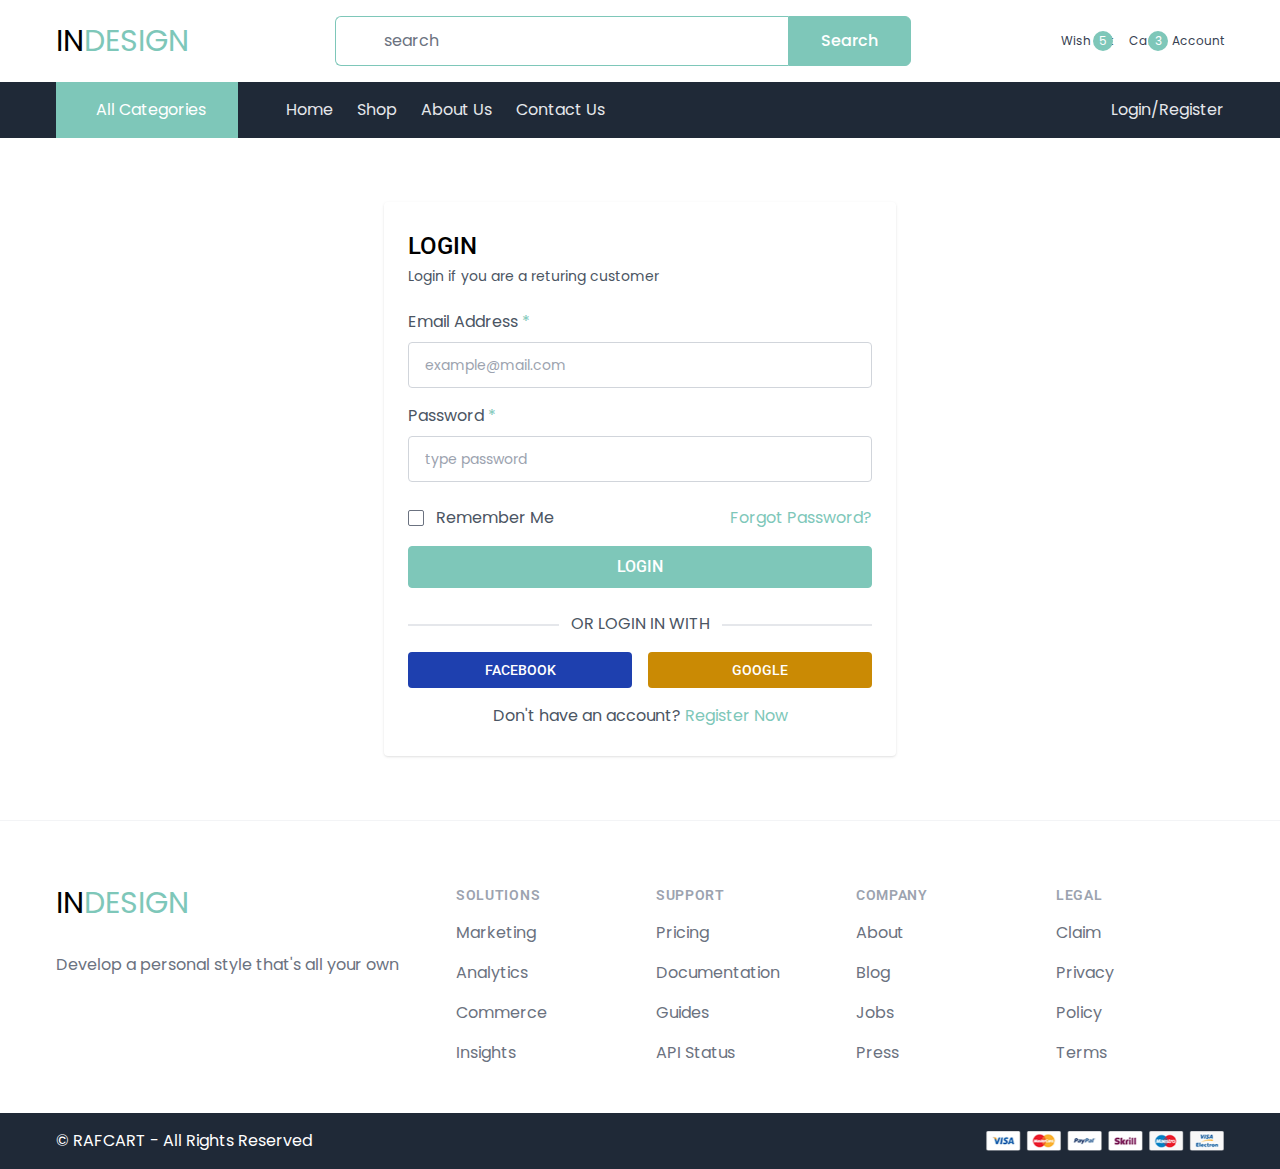
<file: login.html>
<!DOCTYPE html>
<html lang="en">

<head>
    <meta charset="UTF-8">
    <meta http-equiv="X-UA-Compatible" content="IE=edge">
    <meta name="viewport" content="width=device-width, initial-scale=1.0">
    <title>INDESIGN</title>
    <link rel="stylesheet" href="https://cdnjs.cloudflare.com/ajax/libs/font-awesome/5.15.3/css/all.min.css"
        integrity="sha512-iBBXm8fW90+nuLcSKlbmrPcLa0OT92xO1BIsZ+ywDWZCvqsWgccV3gFoRBv0z+8dLJgyAHIhR35VZc2oM/gI1w=="
        crossorigin="anonymous" />
    <link rel="stylesheet" href="css/style.css">
</head>

<body>

    <!-- header -->
    <header class="py-4 shadow-sm bg-pink-100 lg:bg-white">
        <div class="container flex items-center justify-between">
            <!-- logo -->
            <a href="index.html" class="block w-32 text-3xl">
                IN<span class="text-primary">DESIGN</span>
            </a>
            <!-- logo end -->

            <!-- searchbar -->
            <div class="w-full xl:max-w-xl lg:max-w-lg lg:flex relative hidden">
                <span class="absolute left-4 top-3 text-lg text-gray-400">
                    <i class="fas fa-search"></i>
                </span>
                <input type="text"
                    class="pl-12 w-full border border-r-0 border-primary py-3 px-3 rounded-l-md focus:ring-primary focus:border-primary"
                    placeholder="search">
                <button type="submit"
                    class="bg-primary border border-primary text-white px-8 font-medium rounded-r-md hover:bg-transparent hover:text-primary transition">
                    Search
                </button>
            </div>
            <!-- searchbar end -->

            <!-- navicons -->
            <div class="space-x-4 flex items-center">
                <a href="wishlist.html" class="block text-center text-gray-700 hover:text-primary transition relative">
                    <span
                        class="absolute -right-0 -top-1 w-5 h-5 rounded-full flex items-center justify-center bg-primary text-white text-xs">5</span>
                    <div class="text-2xl">
                        <i class="far fa-heart"></i>
                    </div>
                    <div class="text-xs leading-3">Wish List</div>
                </a>
                <a href="cart.html"
                    class="lg:block text-center text-gray-700 hover:text-primary transition hidden relative">
                    <span
                        class="absolute -right-3 -top-1 w-5 h-5 rounded-full flex items-center justify-center bg-primary text-white text-xs">3</span>
                    <div class="text-2xl">
                        <i class="fas fa-shopping-bag"></i>
                    </div>
                    <div class="text-xs leading-3">Cart</div>
                </a>
                <a href="account.html" class="block text-center text-gray-700 hover:text-primary transition">
                    <div class="text-2xl">
                        <i class="far fa-user"></i>
                    </div>
                    <div class="text-xs leading-3">Account</div>
                </a>
            </div>
            <!-- navicons end -->

        </div>
    </header>
    <!-- header end -->

    <!-- navbar -->
    <nav class="bg-gray-800 hidden lg:block">
        <div class="container">
            <div class="flex">

                <!-- all category -->
                <div class="px-8 py-4 bg-primary flex items-center cursor-pointer group relative">
                    <span class="text-white">
                        <i class="fas fa-bars"></i>
                    </span>
                    <span class="capitalize ml-2 text-white">All categories</span>
                    <div
                        class="absolute left-0 top-full w-full divide-gray-300 divide-dashed divide-y bg-white shadow-md py-3 invisible opacity-0 group-hover:opacity-100 group-hover:visible transition duration-300 z-50">
                        <!-- single category -->
                        <a href="#" class="px-6 py-3 flex items-center border-gray-300 hover:bg-gray-100 transition">
                            <img src="images/icons/bed.svg" class="w-5 h-5 object-contain">
                            <span class="ml-6 text-gray-600 text-sm">Bedroom</span>
                        </a>
                        <!-- single category end -->
                        <!-- single category -->
                        <a href="#" class="px-6 py-3 flex items-center border-gray-300 hover:bg-gray-100 transition">
                            <img src="images/icons/sofa.svg" class="w-5 h-5 object-contain">
                            <span class="ml-6 text-gray-600 text-sm">Sofa</span>
                        </a>
                        <!-- single category end -->
                        <!-- single category -->
                        <a href="#" class="px-6 py-3 flex items-center border-gray-300 hover:bg-gray-100 transition">
                            <img src="images/icons/office.svg" class="w-5 h-5 object-contain">
                            <span class="ml-6 text-gray-600 text-sm">Office</span>
                        </a>
                        <!-- single category end -->
                        <!-- single category -->
                        <a href="#" class="px-6 py-3 flex items-center border-gray-300 hover:bg-gray-100 transition">
                            <img src="images/icons/terrace.svg" class="w-5 h-5 object-contain">
                            <span class="ml-6 text-gray-600 text-sm">Outdoor</span>
                        </a>
                        <!-- single category end -->
                        <!-- single category -->
                        <a href="#" class="px-6 py-3 flex items-center border-gray-300 hover:bg-gray-100 transition">
                            <img src="images/icons/bed-2.svg" class="w-5 h-5 object-contain">
                            <span class="ml-6 text-gray-600 text-sm">Mattress</span>
                        </a>
                        <!-- single category end -->
                        <!-- single category -->
                        <a href="#" class="px-6 py-3 flex items-center border-gray-300 hover:bg-gray-100 transition">
                            <img src="images/icons/restaurant.svg" class="w-5 h-5 object-contain">
                            <span class="ml-6 text-gray-600 text-sm">Sofa</span>
                        </a>
                        <!-- single category end -->
                    </div>
                </div>
                <!-- all category end -->

                <!-- nav menu -->
                <div class="flex items-center justify-between flex-grow pl-12">
                    <div class="flex items-center space-x-6 text-base capitalize">
                        <a href="index.html" class="text-gray-200 hover:text-white transition">Home</a>
                        <a href="shop.html" class="text-gray-200 hover:text-white transition">Shop</a>
                        <a href="#" class="text-gray-200 hover:text-white transition">About us</a>
                        <a href="#" class="text-gray-200 hover:text-white transition">Contact us</a>
                    </div>
                    <a href="login.html" class="ml-auto justify-self-end text-gray-200 hover:text-white transition">
                        Login/Register
                    </a>
                </div>
                <!-- nav menu end -->

            </div>
        </div>
    </nav>
    <!-- navbar end -->

    <!-- mobile menubar -->
    <div
        class="fixed w-full border-t border-gray-200 shadow-sm bg-white py-3 bottom-0 left-0 flex justify-around items-start px-6 lg:hidden z-40">
        <a href="javascript:void(0)" class="block text-center text-gray-700 hover:text-primary transition relative">
            <div class="text-2xl" id="menuBar">
                <i class="fas fa-bars"></i>
            </div>
            <div class="text-xs leading-3">Menu</div>
        </a>
        <a href="#" class="block text-center text-gray-700 hover:text-primary transition relative">
            <div class="text-2xl">
                <i class="fas fa-list-ul"></i>
            </div>
            <div class="text-xs leading-3">Category</div>
        </a>
        <a href="#" class="block text-center text-gray-700 hover:text-primary transition relative">
            <div class="text-2xl">
                <i class="fas fa-search"></i>
            </div>
            <div class="text-xs leading-3">Search</div>
        </a>
        <a href="cart.html" class="text-center text-gray-700 hover:text-primary transition relative">
            <span
                class="absolute -right-3 -top-1 w-5 h-5 rounded-full flex items-center justify-center bg-primary text-white text-xs">3</span>
            <div class="text-2xl">
                <i class="fas fa-shopping-bag"></i>
            </div>
            <div class="text-xs leading-3">Cart</div>
        </a>
    </div>
    <!-- mobile menu end -->

    <!-- mobile sidebar menu -->
    <div class="fixed left-0 top-0 w-full h-full z-50 bg-black bg-opacity-30 shadow hidden" id="mobileMenu">
        <div class="absolute left-0 top-0 w-72 h-full z-50 bg-white shadow">
            <div id="closeMenu"
                class="text-gray-400 hover:text-primary text-lg absolute right-3 top-3 cursor-pointer">
                <i class="fas fa-times"></i>
            </div>
            <!-- navlink -->
            <h3 class="text-xl font-semibold text-gray-700 mb-1 font-roboto pl-4 pt-4">Menu</h3>
            <div class="">
                <a href="index.html" class="block px-4 py-2 font-medium transition hover:bg-gray-100">
                    Home
                </a>
                <a href="shop.html" class="block px-4 py-2 font-medium transition hover:bg-gray-100">
                    Shop
                </a>
                <a href="#" class="block px-4 py-2 font-medium transition hover:bg-gray-100">
                    About Us
                </a>
                <roa href="#" class="block px-4 py-2 font-medium transition hover:bg-gray-100">
                    Contact Us
                </roa>
            </div>
            <!-- navlinks end -->
        </div>
    </div>
    <!-- mobile sidebar menu end -->

 
    
    <!-- form wrapper -->
    <div class="container py-16">
        <div class="max-w-lg mx-auto shadow px-6 py-7 rounded overflow-hidden">
            <h2 class="text-2xl uppercase font-medium mb-1">
                LOGIN
            </h2>
            <p class="text-gray-600 mb-6 text-sm">
                Login if you are a returing customer
            </p>
            <form action="">
                <div class="space-y-4">
                    <div>
                        <label class="text-gray-600 mb-2 block">
                            Email Address <span class="text-primary">*</span>
                        </label>
                        <input type="email" class="input-box" placeholder="example@mail.com">
                    </div>
                    <div>
                        <label class="text-gray-600 mb-2 block">Password <span class="text-primary">*</span></label>
                        <input type="password" class="input-box" placeholder="type password">
                    </div>
                </div>
                <div class="flex items-center justify-between mt-6">
                    <div class="flex items-center">
                        <input type="checkbox" id="agreement"
                            class="text-primary focus:ring-0 rounded-sm cursor-pointer">
                        <label for="agreement" class="text-gray-600 ml-3 cursor-pointer">
                            Remember Me
                        </label>
                    </div>
                    <a href="#" class="text-primary">Forgot Password?</a>
                </div>
                <div class="mt-4">
                    <button type="submit"
                        class="block w-full py-2 text-center text-white bg-primary border border-primary rounded hover:bg-transparent hover:text-primary transition uppercase font-roboto font-medium">
                        Login
                    </button>
                </div>
            </form>

            <!-- login with social -->
            <div class="mt-6 flex justify-center relative">
                <div class="absolute left-0 top-3 w-full border-b-2 border-gray-200"></div>
                <div class="text-gray-600 uppercase px-3 bg-white relative z-10">
                    OR LOGIN IN WITH
                </div>
            </div>
            <div class="mt-4 flex gap-4">
                <a href="#"
                    class="block w-1/2 py-2 text-center text-white bg-blue-800 rounded uppercase font-roboto font-medium text-sm">
                    Facebook
                </a>
                <a href="#"
                    class="block w-1/2 py-2 text-center text-white bg-yellow-600 rounded uppercase font-roboto font-medium text-sm">
                    Google
                </a>
            </div>
            <!-- login with social end -->

            <p class="mt-4 text-gray-600 text-center">
                Don't have an account? <a href="register.html" class="text-primary">Register Now
                </a>
            </p>
        </div>
    </div>
    <!-- form wrapper end -->

    <!-- footer -->
    <footer class="bg-white pt-16 pb-12 border-t border-gray-100">
        <div class="container">
            <div class="xl:grid xl:grid-cols-3 xl:gap-8">
                <!-- footer text -->
                <div class="space-y-8 xl:col-span-1">
                    <a href="index.html" class="block w-32 text-3xl">
                        IN<span class="text-primary">DESIGN</span>
                    </a>
                    <p class="text-gray-500 text-base">
                        Develop a personal style that's all your own 
                    </p>
                    <div class="flex space-x-6">
                        <a href="#" class="text-gray-400 hover:text-gray-500">
                            <i class="fab fa-facebook-f"></i>
                        </a>
                        <a href="#" class="text-gray-400 hover:text-gray-500">
                            <i class="fab fa-twitter"></i>
                        </a>
                        <a href="#" class="text-gray-400 hover:text-gray-500">
                            <i class="fab fa-instagram"></i>
                        </a>
                        <a href="#" class="text-gray-400 hover:text-gray-500">
                            <i class="fab fa-linkedin-in"></i>
                        </a>
                    </div>
                </div>
                <!-- footer text end -->
                <!-- footer links -->
                <div class="mt-12 grid grid-cols-2 gap-8 xl:mt-0 xl:col-span-2">
                    <div class="md:grid md:grid-cols-2 md:gap-8">
                        <div>
                            <h3 class="text-sm font-semibold text-gray-400 tracking-wider uppercase">
                                Solutions
                            </h3>
                            <div class="mt-4 space-y-4">
                                <a href="#" class="text-base text-gray-500 hover:text-gray-900 block">
                                    Marketing
                                </a>
                                <a href="#" class="text-base text-gray-500 hover:text-gray-900 block">
                                    Analytics
                                </a>
                                <a href="#" class="text-base text-gray-500 hover:text-gray-900 block">
                                    Commerce
                                </a>
                                <a href="#" class="text-base text-gray-500 hover:text-gray-900 block">
                                    Insights
                                </a>
                            </div>
                        </div>
                        <div class="mt-12 md:mt-0">
                            <h3 class="text-sm font-semibold text-gray-400 tracking-wider uppercase">
                                Support
                            </h3>
                            <div class="mt-4 space-y-4">
                                <a href="#" class="text-base text-gray-500 hover:text-gray-900 block">
                                    Pricing
                                </a>
                                <a href="#" class="text-base text-gray-500 hover:text-gray-900 block">
                                    Documentation
                                </a>
                                <a href="#" class="text-base text-gray-500 hover:text-gray-900 block">
                                    Guides
                                </a>
                                <a href="#" class="text-base text-gray-500 hover:text-gray-900 block">
                                    API Status
                                </a>
                            </div>
                        </div>
                    </div>
                    <div class="md:grid md:grid-cols-2 md:gap-8">
                        <div>
                            <h3 class="text-sm font-semibold text-gray-400 tracking-wider uppercase">
                                Company
                            </h3>
                            <div class="mt-4 space-y-4">
                                <a href="#" class="text-base text-gray-500 hover:text-gray-900 block">
                                    About
                                </a>
                                <a href="#" class="text-base text-gray-500 hover:text-gray-900 block">
                                    Blog
                                </a>
                                <a href="#" class="text-base text-gray-500 hover:text-gray-900 block">
                                    Jobs
                                </a>
                                <a href="#" class="text-base text-gray-500 hover:text-gray-900 block">
                                    Press
                                </a>
                            </div>
                        </div>
                        <div class="mt-12 md:mt-0">
                            <h3 class="text-sm font-semibold text-gray-400 tracking-wider uppercase">
                                Legal
                            </h3>
                            <div class="mt-4 space-y-4">
                                <a href="#" class="text-base text-gray-500 hover:text-gray-900 block">
                                    Claim
                                </a>
                                <a href="#" class="text-base text-gray-500 hover:text-gray-900 block">
                                    Privacy
                                </a>
                                <a href="#" class="text-base text-gray-500 hover:text-gray-900 block">
                                    Policy
                                </a>
                                <a href="#" class="text-base text-gray-500 hover:text-gray-900 block">
                                    Terms
                                </a>
                            </div>
                        </div>
                    </div>
                </div>
                <!-- footer links end -->
            </div>
        </div>
    </footer>
    <!-- footer end -->

    <!-- copyright -->
    <div class="bg-gray-800 py-4">
        <div class="container flex items-center justify-between">
            <p class="text-white">© RAFCART - All Rights Reserved</p>
            <div>
                <img src="images/methods.png" class="h-5">
            </div>
        </div>
    </div>
    <!-- copyright end -->
    <script>
        let menuBar = document.querySelector('#menuBar')
        let mobileMenu = document.querySelector('#mobileMenu')
        let closeMenu = document.querySelector('#closeMenu')

        menuBar.addEventListener('click', function(){
            mobileMenu.classList.remove('hidden')
        })

        closeMenu.addEventListener('click', function(){
            mobileMenu.classList.add('hidden')
        })
    </script>
</body>

</html>
</file>
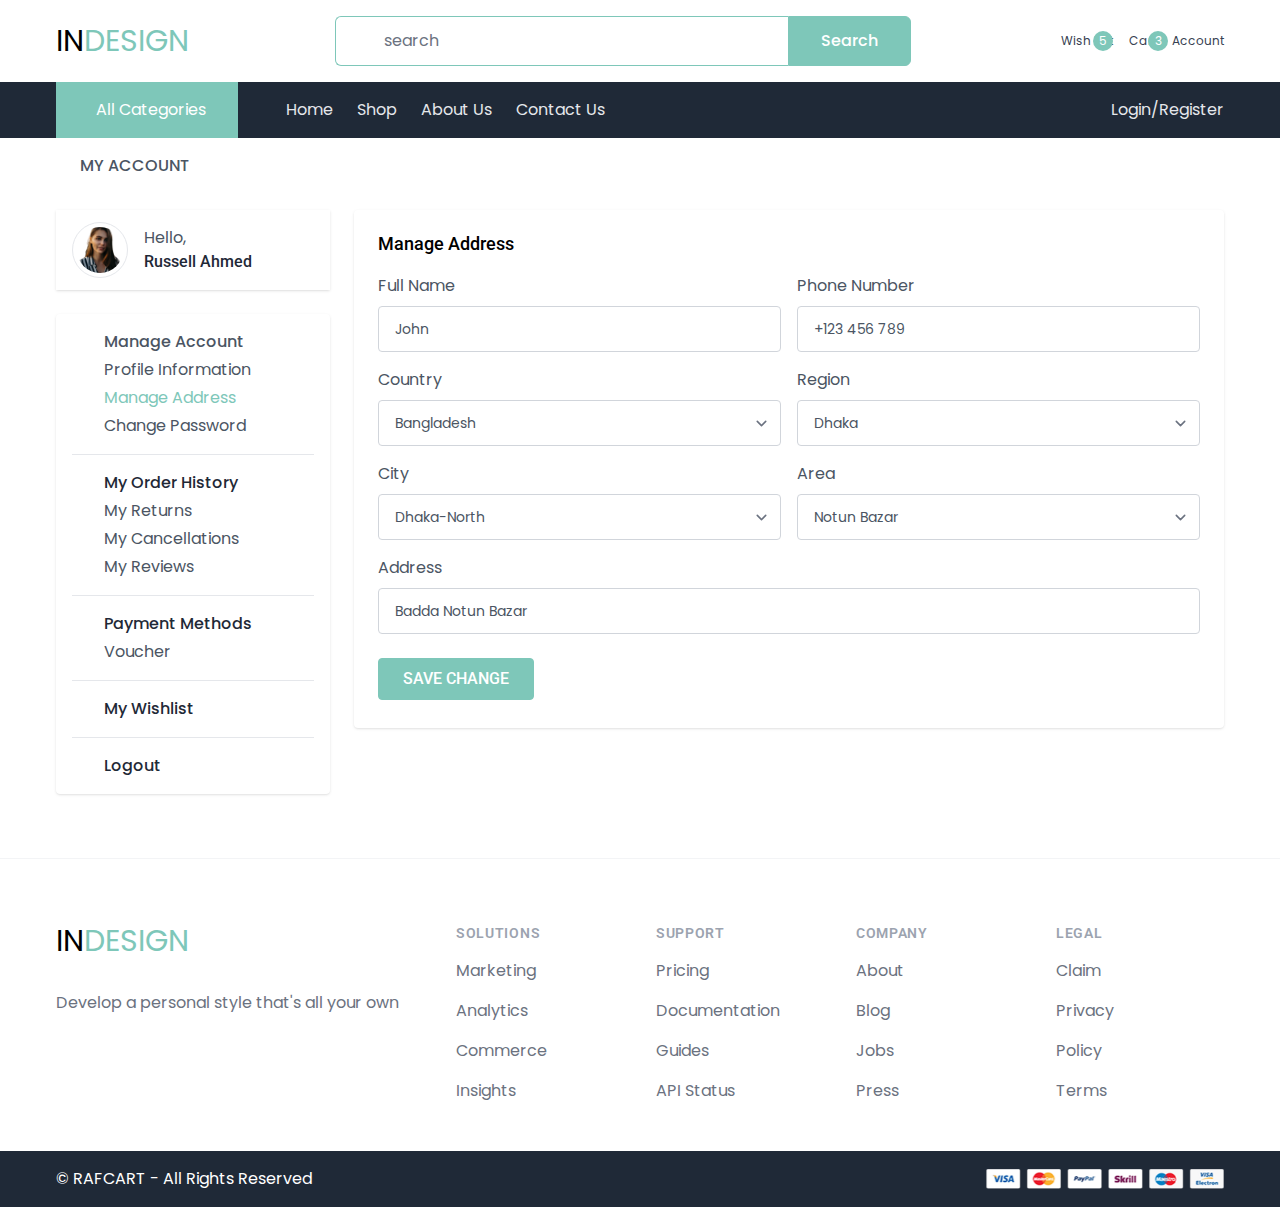
<file: manage-address.html>
<!DOCTYPE html>
<html lang="en">

<head>
    <meta charset="UTF-8">
    <meta http-equiv="X-UA-Compatible" content="IE=edge">
    <meta name="viewport" content="width=device-width, initial-scale=1.0">
    <title>INDESIGN</title>
    <link rel="stylesheet" href="https://cdnjs.cloudflare.com/ajax/libs/font-awesome/5.15.3/css/all.min.css"
        integrity="sha512-iBBXm8fW90+nuLcSKlbmrPcLa0OT92xO1BIsZ+ywDWZCvqsWgccV3gFoRBv0z+8dLJgyAHIhR35VZc2oM/gI1w=="
        crossorigin="anonymous" />
    <link rel="stylesheet" href="css/style.css">
</head>

<body>

    <!-- header -->
    <header class="py-4 shadow-sm bg-pink-100 lg:bg-white">
        <div class="container flex items-center justify-between">
            <!-- logo -->
            <a href="index.html" class="block w-32 text-3xl">
                IN<span class="text-primary">DESIGN</span>
            </a>
          
            <!-- logo end -->

            <!-- searchbar -->
            <div class="w-full xl:max-w-xl lg:max-w-lg lg:flex relative hidden">
                <span class="absolute left-4 top-3 text-lg text-gray-400">
                    <i class="fas fa-search"></i>
                </span>
                <input type="text"
                    class="pl-12 w-full border border-r-0 border-primary py-3 px-3 rounded-l-md focus:ring-primary focus:border-primary"
                    placeholder="search">
                <button type="submit"
                    class="bg-primary border border-primary text-white px-8 font-medium rounded-r-md hover:bg-transparent hover:text-primary transition">
                    Search
                </button>
            </div>
            <!-- searchbar end -->

            <!-- navicons -->
            <div class="space-x-4 flex items-center">
                <a href="wishlist.html" class="block text-center text-gray-700 hover:text-primary transition relative">
                    <span
                        class="absolute -right-0 -top-1 w-5 h-5 rounded-full flex items-center justify-center bg-primary text-white text-xs">5</span>
                    <div class="text-2xl">
                        <i class="far fa-heart"></i>
                    </div>
                    <div class="text-xs leading-3">Wish List</div>
                </a>
                <a href="cart.html"
                    class="lg:block text-center text-gray-700 hover:text-primary transition hidden relative">
                    <span
                        class="absolute -right-3 -top-1 w-5 h-5 rounded-full flex items-center justify-center bg-primary text-white text-xs">3</span>
                    <div class="text-2xl">
                        <i class="fas fa-shopping-bag"></i>
                    </div>
                    <div class="text-xs leading-3">Cart</div>
                </a>
                <a href="account.html" class="block text-center text-gray-700 hover:text-primary transition">
                    <div class="text-2xl">
                        <i class="far fa-user"></i>
                    </div>
                    <div class="text-xs leading-3">Account</div>
                </a>
            </div>
            <!-- navicons end -->

        </div>
    </header>
    <!-- header end -->

    <!-- navbar -->
    <nav class="bg-gray-800 hidden lg:block">
        <div class="container">
            <div class="flex">

                <!-- all category -->
                <div class="px-8 py-4 bg-primary flex items-center cursor-pointer group relative">
                    <span class="text-white">
                        <i class="fas fa-bars"></i>
                    </span>
                    <span class="capitalize ml-2 text-white">All categories</span>
                    <div
                        class="absolute left-0 top-full w-full divide-gray-300 divide-dashed divide-y bg-white shadow-md py-3 invisible opacity-0 group-hover:opacity-100 group-hover:visible transition duration-300 z-50">
                        <!-- single category -->
                        <a href="#" class="px-6 py-3 flex items-center border-gray-300 hover:bg-gray-100 transition">
                            <img src="images/icons/bed.svg" class="w-5 h-5 object-contain">
                            <span class="ml-6 text-gray-600 text-sm">Bedroom</span>
                        </a>
                        <!-- single category end -->
                        <!-- single category -->
                        <a href="#" class="px-6 py-3 flex items-center border-gray-300 hover:bg-gray-100 transition">
                            <img src="images/icons/sofa.svg" class="w-5 h-5 object-contain">
                            <span class="ml-6 text-gray-600 text-sm">Sofa</span>
                        </a>
                        <!-- single category end -->
                        <!-- single category -->
                        <a href="#" class="px-6 py-3 flex items-center border-gray-300 hover:bg-gray-100 transition">
                            <img src="images/icons/office.svg" class="w-5 h-5 object-contain">
                            <span class="ml-6 text-gray-600 text-sm">Office</span>
                        </a>
                        <!-- single category end -->
                        <!-- single category -->
                        <a href="#" class="px-6 py-3 flex items-center border-gray-300 hover:bg-gray-100 transition">
                            <img src="images/icons/terrace.svg" class="w-5 h-5 object-contain">
                            <span class="ml-6 text-gray-600 text-sm">Outdoor</span>
                        </a>
                        <!-- single category end -->
                        <!-- single category -->
                        <a href="#" class="px-6 py-3 flex items-center border-gray-300 hover:bg-gray-100 transition">
                            <img src="images/icons/bed-2.svg" class="w-5 h-5 object-contain">
                            <span class="ml-6 text-gray-600 text-sm">Mattress</span>
                        </a>
                        <!-- single category end -->
                        <!-- single category -->
                        <a href="#" class="px-6 py-3 flex items-center border-gray-300 hover:bg-gray-100 transition">
                            <img src="images/icons/restaurant.svg" class="w-5 h-5 object-contain">
                            <span class="ml-6 text-gray-600 text-sm">Sofa</span>
                        </a>
                        <!-- single category end -->
                    </div>
                </div>
                <!-- all category end -->

                <!-- nav menu -->
                <div class="flex items-center justify-between flex-grow pl-12">
                    <div class="flex items-center space-x-6 text-base capitalize">
                        <a href="index.html" class="text-gray-200 hover:text-white transition">Home</a>
                        <a href="shop.html" class="text-gray-200 hover:text-white transition">Shop</a>
                        <a href="#" class="text-gray-200 hover:text-white transition">About us</a>
                        <a href="#" class="text-gray-200 hover:text-white transition">Contact us</a>
                    </div>
                    <a href="login.html" class="ml-auto justify-self-end text-gray-200 hover:text-white transition">
                        Login/Register
                    </a>
                </div>
                <!-- nav menu end -->

            </div>
        </div>
    </nav>
    <!-- navbar end -->

    <!-- mobile menubar -->
    <div
        class="fixed w-full border-t border-gray-200 shadow-sm bg-white py-3 bottom-0 left-0 flex justify-around items-start px-6 lg:hidden z-40">
        <a href="javascript:void(0)" class="block text-center text-gray-700 hover:text-primary transition relative">
            <div class="text-2xl" id="menuBar">
                <i class="fas fa-bars"></i>
            </div>
            <div class="text-xs leading-3">Menu</div>
        </a>
        <a href="#" class="block text-center text-gray-700 hover:text-primary transition relative">
            <div class="text-2xl">
                <i class="fas fa-list-ul"></i>
            </div>
            <div class="text-xs leading-3">Category</div>
        </a>
        <a href="#" class="block text-center text-gray-700 hover:text-primary transition relative">
            <div class="text-2xl">
                <i class="fas fa-search"></i>
            </div>
            <div class="text-xs leading-3">Search</div>
        </a>
        <a href="cart.html" class="text-center text-gray-700 hover:text-primary transition relative">
            <span
                class="absolute -right-3 -top-1 w-5 h-5 rounded-full flex items-center justify-center bg-primary text-white text-xs">3</span>
            <div class="text-2xl">
                <i class="fas fa-shopping-bag"></i>
            </div>
            <div class="text-xs leading-3">Cart</div>
        </a>
    </div>
    <!-- mobile menu end -->

    <!-- mobile sidebar menu -->
    <div class="fixed left-0 top-0 w-full h-full z-50 bg-black bg-opacity-30 shadow hidden" id="mobileMenu">
        <div class="absolute left-0 top-0 w-72 h-full z-50 bg-white shadow">
            <div id="closeMenu"
                class="text-gray-400 hover:text-primary text-lg absolute right-3 top-3 cursor-pointer">
                <i class="fas fa-times"></i>
            </div>
            <!-- navlink -->
            <h3 class="text-xl font-semibold text-gray-700 mb-1 font-roboto pl-4 pt-4">Menu</h3>
            <div class="">
                <a href="index.html" class="block px-4 py-2 font-medium transition hover:bg-gray-100">
                    Home
                </a>
                <a href="shop.html" class="block px-4 py-2 font-medium transition hover:bg-gray-100">
                    Shop
                </a>
                <a href="#" class="block px-4 py-2 font-medium transition hover:bg-gray-100">
                    About Us
                </a>
                <roa href="#" class="block px-4 py-2 font-medium transition hover:bg-gray-100">
                    Contact Us
                </roa>
            </div>
            <!-- navlinks end -->
        </div>
    </div>
    <!-- mobile sidebar menu end -->

    <!-- breadcrum -->
    <div class="py-4 container flex gap-3 items-center">
        <a href="index.html" class="text-primary text-base">
            <i class="fas fa-home"></i>
        </a>
        <span class="text-sm text-gray-400"><i class="fas fa-chevron-right"></i></span>
        <p class="text-gray-600 font-medium uppercase">My Account</p>
    </div>
    <!-- breadcrum end -->

    <!-- account wrapper -->
    <div class="container lg:grid grid-cols-12 items-start gap-6 pt-4 pb-16">
        <!-- sidebar -->
        <div class="col-span-3">
            <!-- account profile -->
            <div class="px-4 py-3 shadow flex items-center gap-4">
                <div class="flex-shrink-0">
                    <img src="images/avatar.png" class="rounded-full w-14 h-14 p-1 border border-gray-200 object-cover">
                </div>
                <div>
                    <p class="text-gray-600">Hello,</p>
                    <h4 class="text-gray-800 capitalize font-medium">Russell Ahmed</h4>
                </div>
            </div>
            <!-- account profile end -->

            <!-- profile links -->
            <div class="mt-6 bg-white shadow rounded p-4 divide-y divide-gray-200 space-y-4 text-gray-600">
                <!-- single link -->
                <div class="space-y-1 pl-8">
                    <a href="account.html"
                        class="relative text-base font-medium capitalize hover:text-primary transition block">
                        Manage account
                        <span class="absolute -left-8 top-0 text-base">
                            <i class="far fa-address-card"></i>
                        </span>
                    </a>
                    <a href="profile-info.html" class="hover:text-primary transition capitalize block">Profile information</a>
                    <a href="manage-address.html" class="hover:text-primary transition capitalize block text-primary">Manage address</a>
                    <a href="change-password.html" class="hover:text-primary transition capitalize block">change password</a>
                </div>
                <!-- single link end -->
                <!-- single link -->
                <div class="space-y-1 pl-8 pt-4">
                    <a href="#"
                        class="relative medium capitalize text-gray-800 font-medium hover:text-primary transition block">
                        My order history
                        <span class="absolute -left-8 top-0 text-base">
                            <i class="fas fa-gift"></i>
                        </span>
                    </a>
                    <a href="#" class="hover:text-primary transition block capitalize">my returns</a>
                    <a href="#" class="hover:text-primary transition block capitalize">my cancellations</a>
                    <a href="#" class="hover:text-primary transition block capitalize">my reviews</a>
                </div>
                <!-- single link end -->
                <!-- single link -->
                <div class="space-y-1 pl-8 pt-4">
                    <a href="#"
                        class="relative medium capitalize text-gray-800 font-medium hover:text-primary transition block">
                        Payment methods
                        <span class="absolute -left-8 top-0 text-base">
                            <i class="far fa-credit-card"></i>
                        </span>
                    </a>
                    <a href="#" class="hover:text-primary transition block capitalize">Voucher</a>
                </div>
                <!-- single link end -->
                <!-- single link -->
                <div class="pl-8 pt-4">
                    <a href="wishlist.html" class="relative medium capitalize text-gray-800 font-medium hover:text-primary transition block">
                        my wishlist
                        <span class="absolute -left-8 top-0 text-base">
                            <i class="far fa-heart"></i>
                        </span>
                    </a>
                </div>
                <!-- single link end -->
                <!-- single link -->
                <div class="pl-8 pt-4">
                    <a href="#"
                        class="relative medium capitalize text-gray-800 font-medium hover:text-primary transition block">
                        logout
                        <span class="absolute -left-8 top-0 text-base">
                            <i class="fas fa-sign-out-alt"></i>
                        </span>
                    </a>
                </div>
                <!-- single link end -->
            </div>
            <!-- profile links end -->
        </div>
        <!-- sidebar end -->

        <!-- account content -->
        <div class="col-span-9 shadow rounded px-6 pt-5 pb-7 mt-6 lg:mt-0">
            <form action="">
                <h3 class="text-lg font-medium capitalize mb-4">
                    Manage Address
                </h3>
                <div class="space-y-4">
                    <!-- Form row -->
                    <div class="grid sm:grid-cols-2 gap-4">
                        <!-- Single input -->
                        <div>
                            <label class="text-gray-600 mb-2 block">
                                Full Name
                            </label>
                            <input type="text" class="input-box" value="John">
                        </div>
                        <!-- single input end -->
                        <!-- single input -->
                        <div>
                            <label class="text-gray-600 mb-2 block">
                                Phone Number
                            </label>
                            <input type="text" class="input-box" value="+123 456 789">
                        </div>
                        <!-- Single input end -->
                    </div>
                    <!-- Form row end -->
                    <div class="grid sm:grid-cols-2 gap-4">
                        <div>
                            <label class="text-gray-600 mb-2 block">
                                Country
                            </label>
                            <select class="input-box">
                                <option>Bangladesh</option>
                                <option>Bidesh</option>
                            </select>
                        </div>
                        <div>
                            <label class="text-gray-600 mb-2 block">
                                Region
                            </label>
                            <select class="input-box">
                                <option>Dhaka</option>
                                <option>Noakhali</option>
                            </select>
                        </div>
                    </div>
                    <div class="grid sm:grid-cols-2 gap-4">
                        <div>
                            <label class="text-gray-600 mb-2 block">
                                City
                            </label>
                            <select class="input-box">
                                <option>Dhaka-North</option>
                                <option>Dhaka-South</option>
                            </select>
                        </div>
                        <div>
                            <label class="text-gray-600 mb-2 block">
                                Area
                            </label>
                            <select class="input-box">
                                <option>Notun Bazar</option>
                                <option>Gulshan</option>
                            </select>
                        </div>
                    </div>
                    <div>
                        <label class="text-gray-600 mb-2 block">
                            Address
                        </label>
                        <input type="text" class="input-box" value="Badda Notun Bazar">
                    </div>
                </div>
                <div class="mt-6">
                    <button type="submit"
                        class="px-6 py-2 text-center text-white bg-primary border border-primary rounded hover:bg-transparent hover:text-primary transition uppercase font-roboto font-medium">
                        Save change
                    </button>
                </div>
            </form>
        </div>
        <!-- account content end -->
    </div>
    <!-- account wrapper end -->

    <!-- footer -->
    <footer class="bg-white pt-16 pb-12 border-t border-gray-100">
        <div class="container">
            <div class="xl:grid xl:grid-cols-3 xl:gap-8">
                <!-- footer text -->
                <div class="space-y-8 xl:col-span-1">
                    <a href="index.html" class="block w-32 text-3xl">
                        IN<span class="text-primary">DESIGN</span>
                    </a>
                    <p class="text-gray-500 text-base">
                        Develop a personal style that's all your own 
                    </p>
                    <div class="flex space-x-6">
                        <a href="#" class="text-gray-400 hover:text-gray-500">
                            <i class="fab fa-facebook-f"></i>
                        </a>
                        <a href="#" class="text-gray-400 hover:text-gray-500">
                            <i class="fab fa-twitter"></i>
                        </a>
                        <a href="#" class="text-gray-400 hover:text-gray-500">
                            <i class="fab fa-instagram"></i>
                        </a>
                        <a href="#" class="text-gray-400 hover:text-gray-500">
                            <i class="fab fa-linkedin-in"></i>
                        </a>
                    </div>
                </div>
                <!-- footer text end -->
                <!-- footer links -->
                <div class="mt-12 grid grid-cols-2 gap-8 xl:mt-0 xl:col-span-2">
                    <div class="md:grid md:grid-cols-2 md:gap-8">
                        <div>
                            <h3 class="text-sm font-semibold text-gray-400 tracking-wider uppercase">
                                Solutions
                            </h3>
                            <div class="mt-4 space-y-4">
                                <a href="#" class="text-base text-gray-500 hover:text-gray-900 block">
                                    Marketing
                                </a>
                                <a href="#" class="text-base text-gray-500 hover:text-gray-900 block">
                                    Analytics
                                </a>
                                <a href="#" class="text-base text-gray-500 hover:text-gray-900 block">
                                    Commerce
                                </a>
                                <a href="#" class="text-base text-gray-500 hover:text-gray-900 block">
                                    Insights
                                </a>
                            </div>
                        </div>
                        <div class="mt-12 md:mt-0">
                            <h3 class="text-sm font-semibold text-gray-400 tracking-wider uppercase">
                                Support
                            </h3>
                            <div class="mt-4 space-y-4">
                                <a href="#" class="text-base text-gray-500 hover:text-gray-900 block">
                                    Pricing
                                </a>
                                <a href="#" class="text-base text-gray-500 hover:text-gray-900 block">
                                    Documentation
                                </a>
                                <a href="#" class="text-base text-gray-500 hover:text-gray-900 block">
                                    Guides
                                </a>
                                <a href="#" class="text-base text-gray-500 hover:text-gray-900 block">
                                    API Status
                                </a>
                            </div>
                        </div>
                    </div>
                    <div class="md:grid md:grid-cols-2 md:gap-8">
                        <div>
                            <h3 class="text-sm font-semibold text-gray-400 tracking-wider uppercase">
                                Company
                            </h3>
                            <div class="mt-4 space-y-4">
                                <a href="#" class="text-base text-gray-500 hover:text-gray-900 block">
                                    About
                                </a>
                                <a href="#" class="text-base text-gray-500 hover:text-gray-900 block">
                                    Blog
                                </a>
                                <a href="#" class="text-base text-gray-500 hover:text-gray-900 block">
                                    Jobs
                                </a>
                                <a href="#" class="text-base text-gray-500 hover:text-gray-900 block">
                                    Press
                                </a>
                            </div>
                        </div>
                        <div class="mt-12 md:mt-0">
                            <h3 class="text-sm font-semibold text-gray-400 tracking-wider uppercase">
                                Legal
                            </h3>
                            <div class="mt-4 space-y-4">
                                <a href="#" class="text-base text-gray-500 hover:text-gray-900 block">
                                    Claim
                                </a>
                                <a href="#" class="text-base text-gray-500 hover:text-gray-900 block">
                                    Privacy
                                </a>
                                <a href="#" class="text-base text-gray-500 hover:text-gray-900 block">
                                    Policy
                                </a>
                                <a href="#" class="text-base text-gray-500 hover:text-gray-900 block">
                                    Terms
                                </a>
                            </div>
                        </div>
                    </div>
                </div>
                <!-- footer links end -->
            </div>
        </div>
    </footer>
    <!-- footer end -->

    <!-- copyright -->
    <div class="bg-gray-800 py-4">
        <div class="container flex items-center justify-between">
            <p class="text-white">© RAFCART - All Rights Reserved</p>
            <div>
                <img src="images/methods.png" class="h-5">
            </div>
        </div>
    </div>
    <!-- copyright end -->
    <script>
        let menuBar = document.querySelector('#menuBar')
        let mobileMenu = document.querySelector('#mobileMenu')
        let closeMenu = document.querySelector('#closeMenu')

        menuBar.addEventListener('click', function(){
            mobileMenu.classList.remove('hidden')
        })

        closeMenu.addEventListener('click', function(){
            mobileMenu.classList.add('hidden')
        })
    </script>
</body>

</html>
</file>
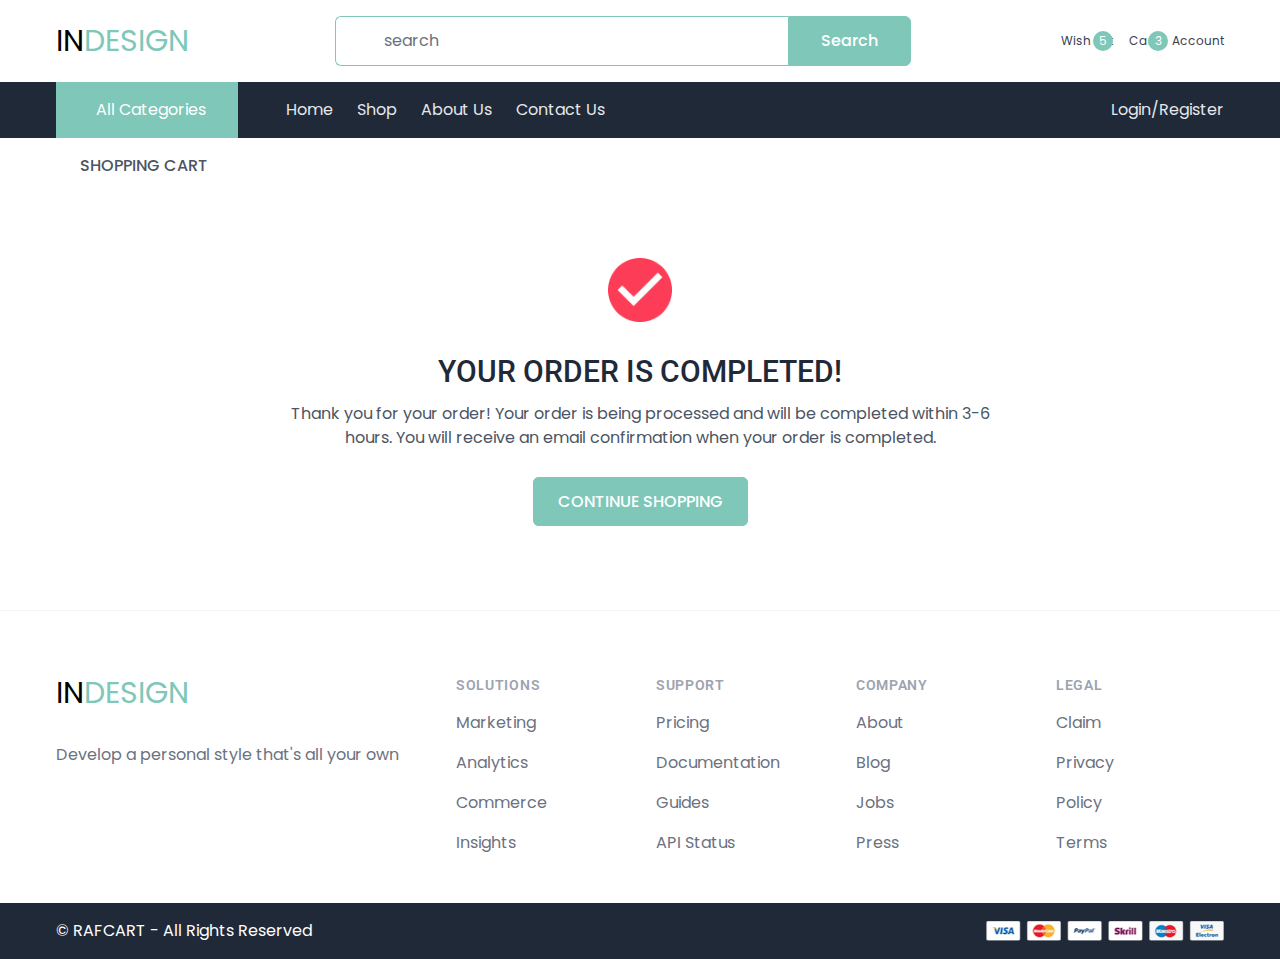
<file: order-complete.html>
<!DOCTYPE html>
<html lang="en">

<head>
    <meta charset="UTF-8">
    <meta http-equiv="X-UA-Compatible" content="IE=edge">
    <meta name="viewport" content="width=device-width, initial-scale=1.0">
    <title>INDESIGN</title>
    <link rel="stylesheet" href="https://cdnjs.cloudflare.com/ajax/libs/font-awesome/5.15.3/css/all.min.css"
        integrity="sha512-iBBXm8fW90+nuLcSKlbmrPcLa0OT92xO1BIsZ+ywDWZCvqsWgccV3gFoRBv0z+8dLJgyAHIhR35VZc2oM/gI1w=="
        crossorigin="anonymous" />
    <link rel="stylesheet" href="css/style.css">
</head>

<body>

    <!-- header -->
    <header class="py-4 shadow-sm bg-pink-100 lg:bg-white">
        <div class="container flex items-center justify-between">
            <!-- logo -->
            <a href="index.html" class="block w-32 text-3xl">
                IN<span class="text-primary">DESIGN</span>
            </a>
          
            <!-- logo end -->

            <!-- searchbar -->
            <div class="w-full xl:max-w-xl lg:max-w-lg lg:flex relative hidden">
                <span class="absolute left-4 top-3 text-lg text-gray-400">
                    <i class="fas fa-search"></i>
                </span>
                <input type="text"
                    class="pl-12 w-full border border-r-0 border-primary py-3 px-3 rounded-l-md focus:ring-primary focus:border-primary"
                    placeholder="search">
                <button type="submit"
                    class="bg-primary border border-primary text-white px-8 font-medium rounded-r-md hover:bg-transparent hover:text-primary transition">
                    Search
                </button>
            </div>
            <!-- searchbar end -->

            <!-- navicons -->
            <div class="space-x-4 flex items-center">
                <a href="wishlist.html" class="block text-center text-gray-700 hover:text-primary transition relative">
                    <span
                        class="absolute -right-0 -top-1 w-5 h-5 rounded-full flex items-center justify-center bg-primary text-white text-xs">5</span>
                    <div class="text-2xl">
                        <i class="far fa-heart"></i>
                    </div>
                    <div class="text-xs leading-3">Wish List</div>
                </a>
                <a href="cart.html"
                    class="lg:block text-center text-gray-700 hover:text-primary transition hidden relative">
                    <span
                        class="absolute -right-3 -top-1 w-5 h-5 rounded-full flex items-center justify-center bg-primary text-white text-xs">3</span>
                    <div class="text-2xl">
                        <i class="fas fa-shopping-bag"></i>
                    </div>
                    <div class="text-xs leading-3">Cart</div>
                </a>
                <a href="account.html" class="block text-center text-gray-700 hover:text-primary transition">
                    <div class="text-2xl">
                        <i class="far fa-user"></i>
                    </div>
                    <div class="text-xs leading-3">Account</div>
                </a>
            </div>
            <!-- navicons end -->

        </div>
    </header>
    <!-- header end -->

    <!-- navbar -->
    <nav class="bg-gray-800 hidden lg:block">
        <div class="container">
            <div class="flex">

                <!-- all category -->
                <div class="px-8 py-4 bg-primary flex items-center cursor-pointer group relative">
                    <span class="text-white">
                        <i class="fas fa-bars"></i>
                    </span>
                    <span class="capitalize ml-2 text-white">All categories</span>
                    <div
                        class="absolute left-0 top-full w-full divide-gray-300 divide-dashed divide-y bg-white shadow-md py-3 invisible opacity-0 group-hover:opacity-100 group-hover:visible transition duration-300 z-50">
                        <!-- single category -->
                        <a href="#" class="px-6 py-3 flex items-center border-gray-300 hover:bg-gray-100 transition">
                            <img src="images/icons/bed.svg" class="w-5 h-5 object-contain">
                            <span class="ml-6 text-gray-600 text-sm">Bedroom</span>
                        </a>
                        <!-- single category end -->
                        <!-- single category -->
                        <a href="#" class="px-6 py-3 flex items-center border-gray-300 hover:bg-gray-100 transition">
                            <img src="images/icons/sofa.svg" class="w-5 h-5 object-contain">
                            <span class="ml-6 text-gray-600 text-sm">Sofa</span>
                        </a>
                        <!-- single category end -->
                        <!-- single category -->
                        <a href="#" class="px-6 py-3 flex items-center border-gray-300 hover:bg-gray-100 transition">
                            <img src="images/icons/office.svg" class="w-5 h-5 object-contain">
                            <span class="ml-6 text-gray-600 text-sm">Office</span>
                        </a>
                        <!-- single category end -->
                        <!-- single category -->
                        <a href="#" class="px-6 py-3 flex items-center border-gray-300 hover:bg-gray-100 transition">
                            <img src="images/icons/terrace.svg" class="w-5 h-5 object-contain">
                            <span class="ml-6 text-gray-600 text-sm">Outdoor</span>
                        </a>
                        <!-- single category end -->
                        <!-- single category -->
                        <a href="#" class="px-6 py-3 flex items-center border-gray-300 hover:bg-gray-100 transition">
                            <img src="images/icons/bed-2.svg" class="w-5 h-5 object-contain">
                            <span class="ml-6 text-gray-600 text-sm">Mattress</span>
                        </a>
                        <!-- single category end -->
                        <!-- single category -->
                        <a href="#" class="px-6 py-3 flex items-center border-gray-300 hover:bg-gray-100 transition">
                            <img src="images/icons/restaurant.svg" class="w-5 h-5 object-contain">
                            <span class="ml-6 text-gray-600 text-sm">Sofa</span>
                        </a>
                        <!-- single category end -->
                    </div>
                </div>
                <!-- all category end -->

                <!-- nav menu -->
                <div class="flex items-center justify-between flex-grow pl-12">
                    <div class="flex items-center space-x-6 text-base capitalize">
                        <a href="index.html" class="text-gray-200 hover:text-white transition">Home</a>
                        <a href="shop.html" class="text-gray-200 hover:text-white transition">Shop</a>
                        <a href="#" class="text-gray-200 hover:text-white transition">About us</a>
                        <a href="#" class="text-gray-200 hover:text-white transition">Contact us</a>
                    </div>
                    <a href="login.html" class="ml-auto justify-self-end text-gray-200 hover:text-white transition">
                        Login/Register
                    </a>
                </div>
                <!-- nav menu end -->

            </div>
        </div>
    </nav>
    <!-- navbar end -->

    <!-- mobile menubar -->
    <div
        class="fixed w-full border-t border-gray-200 shadow-sm bg-white py-3 bottom-0 left-0 flex justify-around items-start px-6 lg:hidden z-40">
        <a href="javascript:void(0)" class="block text-center text-gray-700 hover:text-primary transition relative">
            <div class="text-2xl" id="menuBar">
                <i class="fas fa-bars"></i>
            </div>
            <div class="text-xs leading-3">Menu</div>
        </a>
        <a href="#" class="block text-center text-gray-700 hover:text-primary transition relative">
            <div class="text-2xl">
                <i class="fas fa-list-ul"></i>
            </div>
            <div class="text-xs leading-3">Category</div>
        </a>
        <a href="#" class="block text-center text-gray-700 hover:text-primary transition relative">
            <div class="text-2xl">
                <i class="fas fa-search"></i>
            </div>
            <div class="text-xs leading-3">Search</div>
        </a>
        <a href="cart.html" class="text-center text-gray-700 hover:text-primary transition relative">
            <span
                class="absolute -right-3 -top-1 w-5 h-5 rounded-full flex items-center justify-center bg-primary text-white text-xs">3</span>
            <div class="text-2xl">
                <i class="fas fa-shopping-bag"></i>
            </div>
            <div class="text-xs leading-3">Cart</div>
        </a>
    </div>
    <!-- mobile menu end -->

    <!-- mobile sidebar menu -->
    <div class="fixed left-0 top-0 w-full h-full z-50 bg-black bg-opacity-30 shadow hidden" id="mobileMenu">
        <div class="absolute left-0 top-0 w-72 h-full z-50 bg-white shadow">
            <div id="closeMenu"
                class="text-gray-400 hover:text-primary text-lg absolute right-3 top-3 cursor-pointer">
                <i class="fas fa-times"></i>
            </div>
            <!-- navlink -->
            <h3 class="text-xl font-semibold text-gray-700 mb-1 font-roboto pl-4 pt-4">Menu</h3>
            <div class="">
                <a href="index.html" class="block px-4 py-2 font-medium transition hover:bg-gray-100">
                    Home
                </a>
                <a href="shop.html" class="block px-4 py-2 font-medium transition hover:bg-gray-100">
                    Shop
                </a>
                <a href="#" class="block px-4 py-2 font-medium transition hover:bg-gray-100">
                    About Us
                </a>
                <roa href="#" class="block px-4 py-2 font-medium transition hover:bg-gray-100">
                    Contact Us
                </roa>
            </div>
            <!-- navlinks end -->
        </div>
    </div>
    <!-- mobile sidebar menu end -->

    <!-- breadcrum -->
    <div class="py-4 container flex gap-3 items-center">
        <router-link :to="{name: 'Home'}" class="text-primary text-base">
            <i class="fas fa-home"></i>
        </router-link>
        <span class="text-sm text-gray-400"><i class="fas fa-chevron-right"></i></span>
        <p class="text-gray-600 font-medium uppercase">Shopping Cart</p>
    </div>
    <!-- breadcrum end -->

    <!-- order complete wrapper -->
    <div class="max-w-3xl mx-auto px-4 pt-16 pb-24 text-center">
        <div class="mb-8">
            <img src="images/complete.png" class="w-16 inline-block">
        </div>
        <h2 class="text-gray-800 font-medium text-3xl mb-3">
            YOUR ORDER IS COMPLETED!
        </h2>
        <p class="text-gray-600 ">
            Thank you for your order! Your order is being processed and will be completed within 3-6 hours. You will
            receive an email confirmation when your order is completed.
        </p>
        <div class="mt-10">
            <a href="index.html" class="bg-primary border border-primary text-white px-6 py-3 font-medium rounded-md uppercase hover:bg-transparent
         hover:text-primary transition text-center">Continue shopping</a>
        </div>
    </div>
    <!-- order complete wrapper end -->

    <!-- footer -->
    <footer class="bg-white pt-16 pb-12 border-t border-gray-100">
        <div class="container">
            <div class="xl:grid xl:grid-cols-3 xl:gap-8">
                <!-- footer text -->
                <div class="space-y-8 xl:col-span-1">
                    <a href="index.html" class="block w-32 text-3xl">
                        IN<span class="text-primary">DESIGN</span>
                    </a>
                    <p class="text-gray-500 text-base">
                        Develop a personal style that's all your own 
                    </p>
                    <div class="flex space-x-6">
                        <a href="#" class="text-gray-400 hover:text-gray-500">
                            <i class="fab fa-facebook-f"></i>
                        </a>
                        <a href="#" class="text-gray-400 hover:text-gray-500">
                            <i class="fab fa-twitter"></i>
                        </a>
                        <a href="#" class="text-gray-400 hover:text-gray-500">
                            <i class="fab fa-instagram"></i>
                        </a>
                        <a href="#" class="text-gray-400 hover:text-gray-500">
                            <i class="fab fa-linkedin-in"></i>
                        </a>
                    </div>
                </div>
                <!-- footer text end -->
                <!-- footer links -->
                <div class="mt-12 grid grid-cols-2 gap-8 xl:mt-0 xl:col-span-2">
                    <div class="md:grid md:grid-cols-2 md:gap-8">
                        <div>
                            <h3 class="text-sm font-semibold text-gray-400 tracking-wider uppercase">
                                Solutions
                            </h3>
                            <div class="mt-4 space-y-4">
                                <a href="#" class="text-base text-gray-500 hover:text-gray-900 block">
                                    Marketing
                                </a>
                                <a href="#" class="text-base text-gray-500 hover:text-gray-900 block">
                                    Analytics
                                </a>
                                <a href="#" class="text-base text-gray-500 hover:text-gray-900 block">
                                    Commerce
                                </a>
                                <a href="#" class="text-base text-gray-500 hover:text-gray-900 block">
                                    Insights
                                </a>
                            </div>
                        </div>
                        <div class="mt-12 md:mt-0">
                            <h3 class="text-sm font-semibold text-gray-400 tracking-wider uppercase">
                                Support
                            </h3>
                            <div class="mt-4 space-y-4">
                                <a href="#" class="text-base text-gray-500 hover:text-gray-900 block">
                                    Pricing
                                </a>
                                <a href="#" class="text-base text-gray-500 hover:text-gray-900 block">
                                    Documentation
                                </a>
                                <a href="#" class="text-base text-gray-500 hover:text-gray-900 block">
                                    Guides
                                </a>
                                <a href="#" class="text-base text-gray-500 hover:text-gray-900 block">
                                    API Status
                                </a>
                            </div>
                        </div>
                    </div>
                    <div class="md:grid md:grid-cols-2 md:gap-8">
                        <div>
                            <h3 class="text-sm font-semibold text-gray-400 tracking-wider uppercase">
                                Company
                            </h3>
                            <div class="mt-4 space-y-4">
                                <a href="#" class="text-base text-gray-500 hover:text-gray-900 block">
                                    About
                                </a>
                                <a href="#" class="text-base text-gray-500 hover:text-gray-900 block">
                                    Blog
                                </a>
                                <a href="#" class="text-base text-gray-500 hover:text-gray-900 block">
                                    Jobs
                                </a>
                                <a href="#" class="text-base text-gray-500 hover:text-gray-900 block">
                                    Press
                                </a>
                            </div>
                        </div>
                        <div class="mt-12 md:mt-0">
                            <h3 class="text-sm font-semibold text-gray-400 tracking-wider uppercase">
                                Legal
                            </h3>
                            <div class="mt-4 space-y-4">
                                <a href="#" class="text-base text-gray-500 hover:text-gray-900 block">
                                    Claim
                                </a>
                                <a href="#" class="text-base text-gray-500 hover:text-gray-900 block">
                                    Privacy
                                </a>
                                <a href="#" class="text-base text-gray-500 hover:text-gray-900 block">
                                    Policy
                                </a>
                                <a href="#" class="text-base text-gray-500 hover:text-gray-900 block">
                                    Terms
                                </a>
                            </div>
                        </div>
                    </div>
                </div>
                <!-- footer links end -->
            </div>
        </div>
    </footer>
    <!-- footer end -->

    <!-- copyright -->
    <div class="bg-gray-800 py-4">
        <div class="container flex items-center justify-between">
            <p class="text-white">© RAFCART - All Rights Reserved</p>
            <div>
                <img src="images/methods.png" class="h-5">
            </div>
        </div>
    </div>
    <!-- copyright end -->
    <script>
        let menuBar = document.querySelector('#menuBar')
        let mobileMenu = document.querySelector('#mobileMenu')
        let closeMenu = document.querySelector('#closeMenu')

        menuBar.addEventListener('click', function(){
            mobileMenu.classList.remove('hidden')
        })

        closeMenu.addEventListener('click', function(){
            mobileMenu.classList.add('hidden')
        })
    </script>
</body>

</html>
</file>
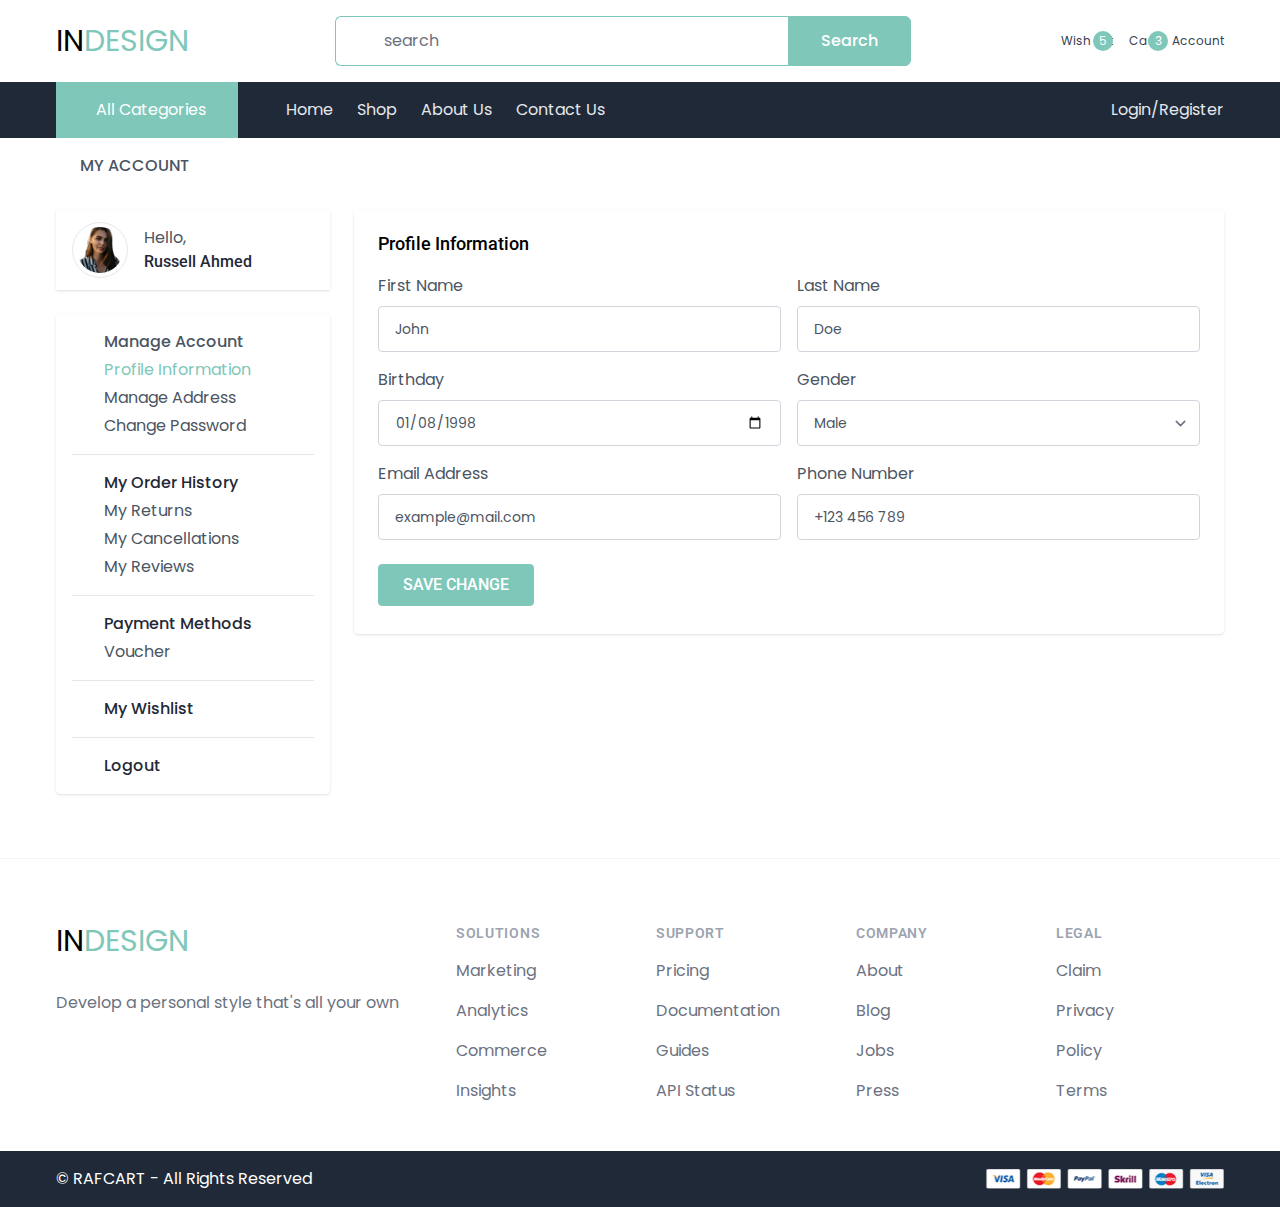
<file: profile-info.html>
<!DOCTYPE html>
<html lang="en">

<head>
    <meta charset="UTF-8">
    <meta http-equiv="X-UA-Compatible" content="IE=edge">
    <meta name="viewport" content="width=device-width, initial-scale=1.0">
    <title>INDESIGN</title>
    <link rel="stylesheet" href="https://cdnjs.cloudflare.com/ajax/libs/font-awesome/5.15.3/css/all.min.css"
        integrity="sha512-iBBXm8fW90+nuLcSKlbmrPcLa0OT92xO1BIsZ+ywDWZCvqsWgccV3gFoRBv0z+8dLJgyAHIhR35VZc2oM/gI1w=="
        crossorigin="anonymous" />
    <link rel="stylesheet" href="css/style.css">
</head>

<body>

    <!-- header -->
    <header class="py-4 shadow-sm bg-pink-100 lg:bg-white">
        <div class="container flex items-center justify-between">
            <!-- logo -->
            <a href="index.html" class="block w-32 text-3xl">
                IN<span class="text-primary">DESIGN</span>
            </a>
            <!-- logo end -->

            <!-- searchbar -->
            <div class="w-full xl:max-w-xl lg:max-w-lg lg:flex relative hidden">
                <span class="absolute left-4 top-3 text-lg text-gray-400">
                    <i class="fas fa-search"></i>
                </span>
                <input type="text"
                    class="pl-12 w-full border border-r-0 border-primary py-3 px-3 rounded-l-md focus:ring-primary focus:border-primary"
                    placeholder="search">
                <button type="submit"
                    class="bg-primary border border-primary text-white px-8 font-medium rounded-r-md hover:bg-transparent hover:text-primary transition">
                    Search
                </button>
            </div>
            <!-- searchbar end -->

            <!-- navicons -->
            <div class="space-x-4 flex items-center">
                <a href="wishlist.html" class="block text-center text-gray-700 hover:text-primary transition relative">
                    <span
                        class="absolute -right-0 -top-1 w-5 h-5 rounded-full flex items-center justify-center bg-primary text-white text-xs">5</span>
                    <div class="text-2xl">
                        <i class="far fa-heart"></i>
                    </div>
                    <div class="text-xs leading-3">Wish List</div>
                </a>
                <a href="cart.html"
                    class="lg:block text-center text-gray-700 hover:text-primary transition hidden relative">
                    <span
                        class="absolute -right-3 -top-1 w-5 h-5 rounded-full flex items-center justify-center bg-primary text-white text-xs">3</span>
                    <div class="text-2xl">
                        <i class="fas fa-shopping-bag"></i>
                    </div>
                    <div class="text-xs leading-3">Cart</div>
                </a>
                <a href="account.html" class="block text-center text-gray-700 hover:text-primary transition">
                    <div class="text-2xl">
                        <i class="far fa-user"></i>
                    </div>
                    <div class="text-xs leading-3">Account</div>
                </a>
            </div>
            <!-- navicons end -->

        </div>
    </header>
    <!-- header end -->

    <!-- navbar -->
    <nav class="bg-gray-800 hidden lg:block">
        <div class="container">
            <div class="flex">

                <!-- all category -->
                <div class="px-8 py-4 bg-primary flex items-center cursor-pointer group relative">
                    <span class="text-white">
                        <i class="fas fa-bars"></i>
                    </span>
                    <span class="capitalize ml-2 text-white">All categories</span>
                    <div
                        class="absolute left-0 top-full w-full divide-gray-300 divide-dashed divide-y bg-white shadow-md py-3 invisible opacity-0 group-hover:opacity-100 group-hover:visible transition duration-300 z-50">
                        <!-- single category -->
                        <a href="#" class="px-6 py-3 flex items-center border-gray-300 hover:bg-gray-100 transition">
                            <img src="images/icons/bed.svg" class="w-5 h-5 object-contain">
                            <span class="ml-6 text-gray-600 text-sm">Bedroom</span>
                        </a>
                        <!-- single category end -->
                        <!-- single category -->
                        <a href="#" class="px-6 py-3 flex items-center border-gray-300 hover:bg-gray-100 transition">
                            <img src="images/icons/sofa.svg" class="w-5 h-5 object-contain">
                            <span class="ml-6 text-gray-600 text-sm">Sofa</span>
                        </a>
                        <!-- single category end -->
                        <!-- single category -->
                        <a href="#" class="px-6 py-3 flex items-center border-gray-300 hover:bg-gray-100 transition">
                            <img src="images/icons/office.svg" class="w-5 h-5 object-contain">
                            <span class="ml-6 text-gray-600 text-sm">Office</span>
                        </a>
                        <!-- single category end -->
                        <!-- single category -->
                        <a href="#" class="px-6 py-3 flex items-center border-gray-300 hover:bg-gray-100 transition">
                            <img src="images/icons/terrace.svg" class="w-5 h-5 object-contain">
                            <span class="ml-6 text-gray-600 text-sm">Outdoor</span>
                        </a>
                        <!-- single category end -->
                        <!-- single category -->
                        <a href="#" class="px-6 py-3 flex items-center border-gray-300 hover:bg-gray-100 transition">
                            <img src="images/icons/bed-2.svg" class="w-5 h-5 object-contain">
                            <span class="ml-6 text-gray-600 text-sm">Mattress</span>
                        </a>
                        <!-- single category end -->
                        <!-- single category -->
                        <a href="#" class="px-6 py-3 flex items-center border-gray-300 hover:bg-gray-100 transition">
                            <img src="images/icons/restaurant.svg" class="w-5 h-5 object-contain">
                            <span class="ml-6 text-gray-600 text-sm">Sofa</span>
                        </a>
                        <!-- single category end -->
                    </div>
                </div>
                <!-- all category end -->

                <!-- nav menu -->
                <div class="flex items-center justify-between flex-grow pl-12">
                    <div class="flex items-center space-x-6 text-base capitalize">
                        <a href="index.html" class="text-gray-200 hover:text-white transition">Home</a>
                        <a href="shop.html" class="text-gray-200 hover:text-white transition">Shop</a>
                        <a href="#" class="text-gray-200 hover:text-white transition">About us</a>
                        <a href="#" class="text-gray-200 hover:text-white transition">Contact us</a>
                    </div>
                    <a href="login.html" class="ml-auto justify-self-end text-gray-200 hover:text-white transition">
                        Login/Register
                    </a>
                </div>
                <!-- nav menu end -->

            </div>
        </div>
    </nav>
    <!-- navbar end -->

    <!-- mobile menubar -->
    <div
        class="fixed w-full border-t border-gray-200 shadow-sm bg-white py-3 bottom-0 left-0 flex justify-around items-start px-6 lg:hidden z-40">
        <a href="javascript:void(0)" class="block text-center text-gray-700 hover:text-primary transition relative">
            <div class="text-2xl" id="menuBar">
                <i class="fas fa-bars"></i>
            </div>
            <div class="text-xs leading-3">Menu</div>
        </a>
        <a href="#" class="block text-center text-gray-700 hover:text-primary transition relative">
            <div class="text-2xl">
                <i class="fas fa-list-ul"></i>
            </div>
            <div class="text-xs leading-3">Category</div>
        </a>
        <a href="#" class="block text-center text-gray-700 hover:text-primary transition relative">
            <div class="text-2xl">
                <i class="fas fa-search"></i>
            </div>
            <div class="text-xs leading-3">Search</div>
        </a>
        <a href="cart.html" class="text-center text-gray-700 hover:text-primary transition relative">
            <span
                class="absolute -right-3 -top-1 w-5 h-5 rounded-full flex items-center justify-center bg-primary text-white text-xs">3</span>
            <div class="text-2xl">
                <i class="fas fa-shopping-bag"></i>
            </div>
            <div class="text-xs leading-3">Cart</div>
        </a>
    </div>
    <!-- mobile menu end -->

    <!-- mobile sidebar menu -->
    <div class="fixed left-0 top-0 w-full h-full z-50 bg-black bg-opacity-30 shadow hidden" id="mobileMenu">
        <div class="absolute left-0 top-0 w-72 h-full z-50 bg-white shadow">
            <div id="closeMenu"
                class="text-gray-400 hover:text-primary text-lg absolute right-3 top-3 cursor-pointer">
                <i class="fas fa-times"></i>
            </div>
            <!-- navlink -->
            <h3 class="text-xl font-semibold text-gray-700 mb-1 font-roboto pl-4 pt-4">Menu</h3>
            <div class="">
                <a href="index.html" class="block px-4 py-2 font-medium transition hover:bg-gray-100">
                    Home
                </a>
                <a href="shop.html" class="block px-4 py-2 font-medium transition hover:bg-gray-100">
                    Shop
                </a>
                <a href="#" class="block px-4 py-2 font-medium transition hover:bg-gray-100">
                    About Us
                </a>
                <roa href="#" class="block px-4 py-2 font-medium transition hover:bg-gray-100">
                    Contact Us
                </roa>
            </div>
            <!-- navlinks end -->
        </div>
    </div>
    <!-- mobile sidebar menu end -->

    <!-- breadcrum -->
    <div class="py-4 container flex gap-3 items-center">
        <a href="index.html" class="text-primary text-base">
            <i class="fas fa-home"></i>
        </a>
        <span class="text-sm text-gray-400"><i class="fas fa-chevron-right"></i></span>
        <p class="text-gray-600 font-medium uppercase">My Account</p>
    </div>
    <!-- breadcrum end -->

    <!-- account wrapper -->
    <div class="container lg:grid grid-cols-12 items-start gap-6 pt-4 pb-16">
        <!-- sidebar -->
        <div class="col-span-3">
            <!-- account profile -->
            <div class="px-4 py-3 shadow flex items-center gap-4">
                <div class="flex-shrink-0">
                    <img src="images/avatar.png" class="rounded-full w-14 h-14 p-1 border border-gray-200 object-cover">
                </div>
                <div>
                    <p class="text-gray-600">Hello,</p>
                    <h4 class="text-gray-800 capitalize font-medium">Russell Ahmed</h4>
                </div>
            </div>
            <!-- account profile end -->

            <!-- profile links -->
            <div class="mt-6 bg-white shadow rounded p-4 divide-y divide-gray-200 space-y-4 text-gray-600">
                <!-- single link -->
                <div class="space-y-1 pl-8">
                    <a href="account.html"
                        class="relative text-base font-medium capitalize hover:text-primary transition block">
                        Manage account
                        <span class="absolute -left-8 top-0 text-base">
                            <i class="far fa-address-card"></i>
                        </span>
                    </a>
                    <a href="profile-info.html" class="hover:text-primary transition capitalize block text-primary">Profile information</a>
                    <a href="manage-address.html" class="hover:text-primary transition capitalize block">Manage address</a>
                    <a href="change-password.html" class="hover:text-primary transition capitalize block">change password</a>
                </div>
                <!-- single link end -->
                <!-- single link -->
                <div class="space-y-1 pl-8 pt-4">
                    <a href="#"
                        class="relative medium capitalize text-gray-800 font-medium hover:text-primary transition block">
                        My order history
                        <span class="absolute -left-8 top-0 text-base">
                            <i class="fas fa-gift"></i>
                        </span>
                    </a>
                    <a href="#" class="hover:text-primary transition block capitalize">my returns</a>
                    <a href="#" class="hover:text-primary transition block capitalize">my cancellations</a>
                    <a href="#" class="hover:text-primary transition block capitalize">my reviews</a>
                </div>
                <!-- single link end -->
                <!-- single link -->
                <div class="space-y-1 pl-8 pt-4">
                    <a href="#"
                        class="relative medium capitalize text-gray-800 font-medium hover:text-primary transition block">
                        Payment methods
                        <span class="absolute -left-8 top-0 text-base">
                            <i class="far fa-credit-card"></i>
                        </span>
                    </a>
                    <a href="#" class="hover:text-primary transition block capitalize">Voucher</a>
                </div>
                <!-- single link end -->
                <!-- single link -->
                <div class="pl-8 pt-4">
                    <a href="wishlist.html"
                        class="relative medium capitalize text-gray-800 font-medium hover:text-primary transition block">
                        my wishlist
                        <span class="absolute -left-8 top-0 text-base">
                            <i class="far fa-heart"></i>
                        </span>
                    </a>
                </div>
                <!-- single link end -->
                <!-- single link -->
                <div class="pl-8 pt-4">
                    <a href="#"
                        class="relative medium capitalize text-gray-800 font-medium hover:text-primary transition block">
                        logout
                        <span class="absolute -left-8 top-0 text-base">
                            <i class="fas fa-sign-out-alt"></i>
                        </span>
                    </a>
                </div>
                <!-- single link end -->
            </div>
            <!-- profile links end -->
        </div>
        <!-- sidebar end -->

        <!-- account content -->
        <div class="col-span-9 shadow rounded px-6 pt-5 pb-7 mt-6 lg:mt-0">
            <form action="">
                <h3 class="text-lg font-medium capitalize mb-4">
                    Profile Information
                </h3>
                <div class="space-y-4">
                    <div class="grid sm:grid-cols-2 gap-4">
                        <div>
                            <label class="text-gray-600 mb-2 block">
                                First Name
                            </label>
                            <input type="text" class="input-box" value="John">
                        </div>
                        <div>
                            <label class="text-gray-600 mb-2 block">
                                Last Name
                            </label>
                            <input type="text" class="input-box" value="Doe">
                        </div>
                    </div>
                    <div class="grid sm:grid-cols-2 gap-4">
                        <div>
                            <label class="text-gray-600 mb-2 block">
                                Birthday
                            </label>
                            <input type="date" value="1998-01-08" class="input-box">
                        </div>
                        <div>
                            <label class="text-gray-600 mb-2 block">
                                Gender
                            </label>
                            <select class="input-box">
                                <option>Male</option>
                                <option>Female</option>
                            </select>
                        </div>
                    </div>
                    <div class="grid sm:grid-cols-2 gap-4">
                        <div>
                            <label class="text-gray-600 mb-2 block">
                                Email Address
                            </label>
                            <input type="text" class="input-box" value="example@mail.com">
                        </div>
                        <div>
                            <label class="text-gray-600 mb-2 block">
                                Phone Number
                            </label>
                            <input type="text" class="input-box" value="+123 456 789">
                        </div>
                    </div>
                </div>
                <div class="mt-6">
                    <button type="submit"
                        class="px-6 py-2 text-center text-white bg-primary border border-primary rounded hover:bg-transparent hover:text-primary transition uppercase font-roboto font-medium">
                        Save change
                    </button>
                </div>
            </form>
        </div>
        <!-- account content end -->
    </div>
    <!-- account wrapper end -->

    <!-- footer -->
    <footer class="bg-white pt-16 pb-12 border-t border-gray-100">
        <div class="container">
            <div class="xl:grid xl:grid-cols-3 xl:gap-8">
                <!-- footer text -->
                <div class="space-y-8 xl:col-span-1">
                    <a href="index.html" class="block w-32 text-3xl">
                        IN<span class="text-primary">DESIGN</span>
                    </a>
                    <p class="text-gray-500 text-base">
                        Develop a personal style that's all your own 
                    </p>
                    <div class="flex space-x-6">
                        <a href="#" class="text-gray-400 hover:text-gray-500">
                            <i class="fab fa-facebook-f"></i>
                        </a>
                        <a href="#" class="text-gray-400 hover:text-gray-500">
                            <i class="fab fa-twitter"></i>
                        </a>
                        <a href="#" class="text-gray-400 hover:text-gray-500">
                            <i class="fab fa-instagram"></i>
                        </a>
                        <a href="#" class="text-gray-400 hover:text-gray-500">
                            <i class="fab fa-linkedin-in"></i>
                        </a>
                    </div>
                </div>
                <!-- footer text end -->
                <!-- footer links -->
                <div class="mt-12 grid grid-cols-2 gap-8 xl:mt-0 xl:col-span-2">
                    <div class="md:grid md:grid-cols-2 md:gap-8">
                        <div>
                            <h3 class="text-sm font-semibold text-gray-400 tracking-wider uppercase">
                                Solutions
                            </h3>
                            <div class="mt-4 space-y-4">
                                <a href="#" class="text-base text-gray-500 hover:text-gray-900 block">
                                    Marketing
                                </a>
                                <a href="#" class="text-base text-gray-500 hover:text-gray-900 block">
                                    Analytics
                                </a>
                                <a href="#" class="text-base text-gray-500 hover:text-gray-900 block">
                                    Commerce
                                </a>
                                <a href="#" class="text-base text-gray-500 hover:text-gray-900 block">
                                    Insights
                                </a>
                            </div>
                        </div>
                        <div class="mt-12 md:mt-0">
                            <h3 class="text-sm font-semibold text-gray-400 tracking-wider uppercase">
                                Support
                            </h3>
                            <div class="mt-4 space-y-4">
                                <a href="#" class="text-base text-gray-500 hover:text-gray-900 block">
                                    Pricing
                                </a>
                                <a href="#" class="text-base text-gray-500 hover:text-gray-900 block">
                                    Documentation
                                </a>
                                <a href="#" class="text-base text-gray-500 hover:text-gray-900 block">
                                    Guides
                                </a>
                                <a href="#" class="text-base text-gray-500 hover:text-gray-900 block">
                                    API Status
                                </a>
                            </div>
                        </div>
                    </div>
                    <div class="md:grid md:grid-cols-2 md:gap-8">
                        <div>
                            <h3 class="text-sm font-semibold text-gray-400 tracking-wider uppercase">
                                Company
                            </h3>
                            <div class="mt-4 space-y-4">
                                <a href="#" class="text-base text-gray-500 hover:text-gray-900 block">
                                    About
                                </a>
                                <a href="#" class="text-base text-gray-500 hover:text-gray-900 block">
                                    Blog
                                </a>
                                <a href="#" class="text-base text-gray-500 hover:text-gray-900 block">
                                    Jobs
                                </a>
                                <a href="#" class="text-base text-gray-500 hover:text-gray-900 block">
                                    Press
                                </a>
                            </div>
                        </div>
                        <div class="mt-12 md:mt-0">
                            <h3 class="text-sm font-semibold text-gray-400 tracking-wider uppercase">
                                Legal
                            </h3>
                            <div class="mt-4 space-y-4">
                                <a href="#" class="text-base text-gray-500 hover:text-gray-900 block">
                                    Claim
                                </a>
                                <a href="#" class="text-base text-gray-500 hover:text-gray-900 block">
                                    Privacy
                                </a>
                                <a href="#" class="text-base text-gray-500 hover:text-gray-900 block">
                                    Policy
                                </a>
                                <a href="#" class="text-base text-gray-500 hover:text-gray-900 block">
                                    Terms
                                </a>
                            </div>
                        </div>
                    </div>
                </div>
                <!-- footer links end -->
            </div>
        </div>
    </footer>
    <!-- footer end -->

    <!-- copyright -->
    <div class="bg-gray-800 py-4">
        <div class="container flex items-center justify-between">
            <p class="text-white">© RAFCART - All Rights Reserved</p>
            <div>
                <img src="images/methods.png" class="h-5">
            </div>
        </div>
    </div>
    <!-- copyright end -->
    <script>
        let menuBar = document.querySelector('#menuBar')
        let mobileMenu = document.querySelector('#mobileMenu')
        let closeMenu = document.querySelector('#closeMenu')

        menuBar.addEventListener('click', function(){
            mobileMenu.classList.remove('hidden')
        })

        closeMenu.addEventListener('click', function(){
            mobileMenu.classList.add('hidden')
        })
    </script>
</body>

</html>
</file>
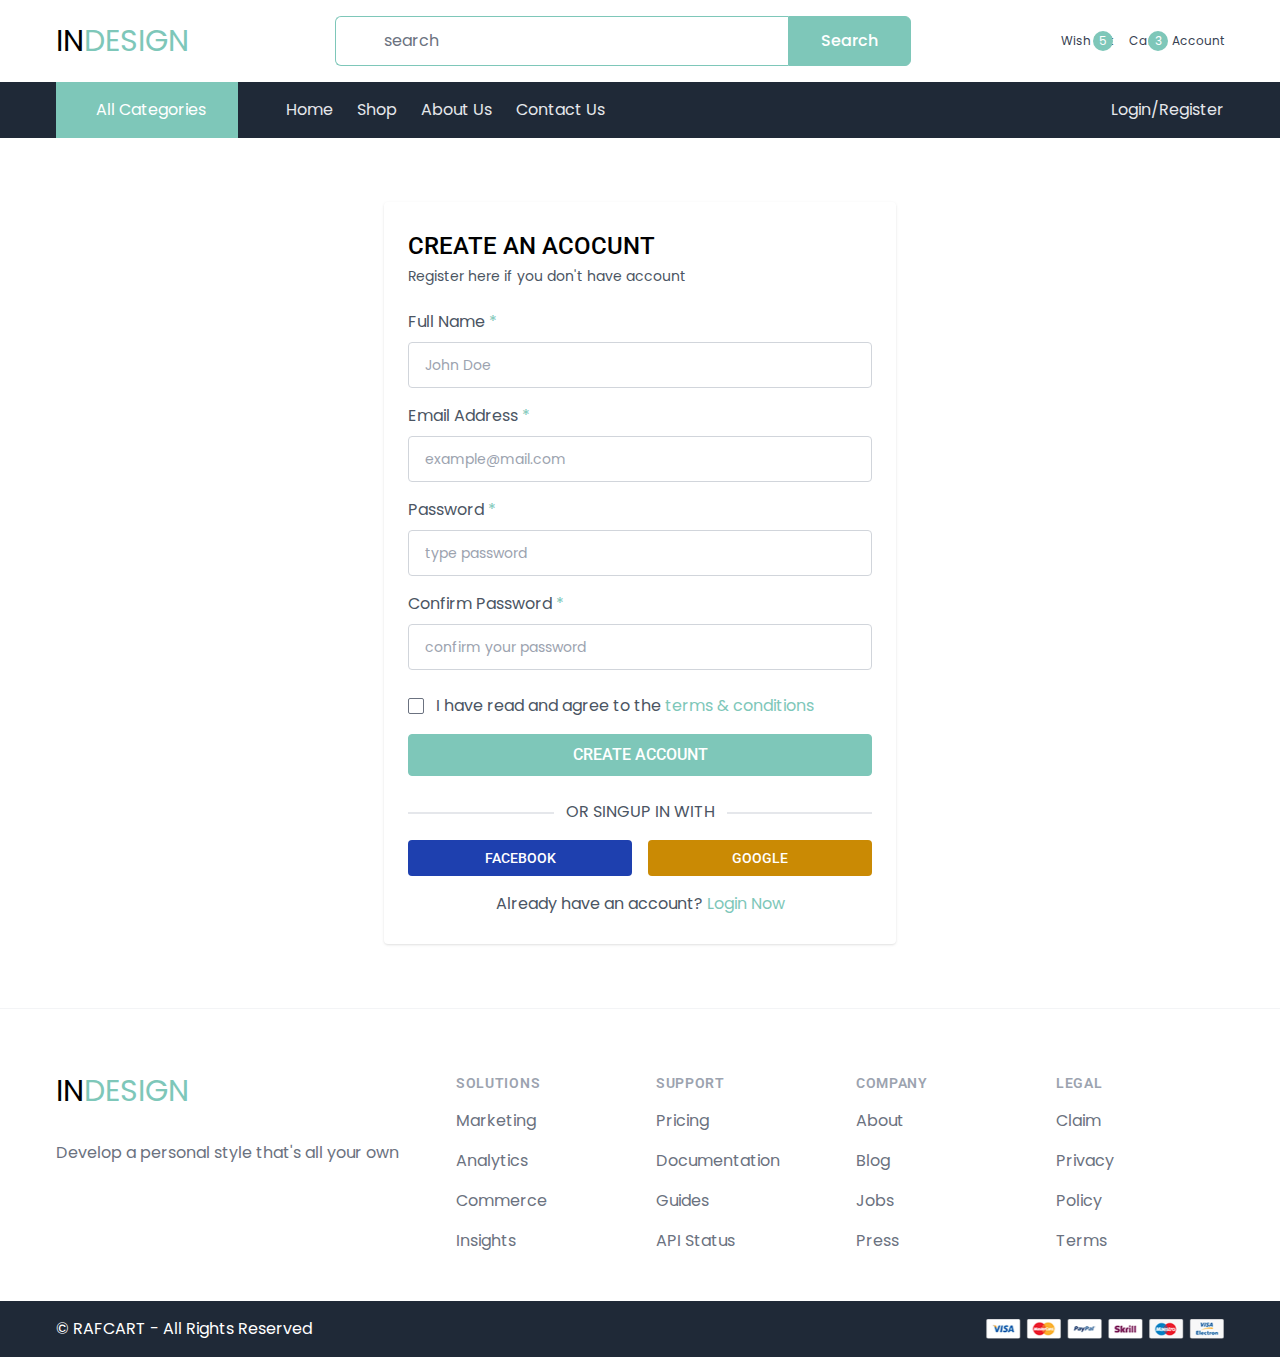
<file: register.html>
<!DOCTYPE html>
<html lang="en">

<head>
    <meta charset="UTF-8">
    <meta http-equiv="X-UA-Compatible" content="IE=edge">
    <meta name="viewport" content="width=device-width, initial-scale=1.0">
    <title>INDESIGN</title>
    <link rel="stylesheet" href="https://cdnjs.cloudflare.com/ajax/libs/font-awesome/5.15.3/css/all.min.css"
        integrity="sha512-iBBXm8fW90+nuLcSKlbmrPcLa0OT92xO1BIsZ+ywDWZCvqsWgccV3gFoRBv0z+8dLJgyAHIhR35VZc2oM/gI1w=="
        crossorigin="anonymous" />
    <link rel="stylesheet" href="css/style.css">
</head>

<body>

    <!-- header -->
    <header class="py-4 shadow-sm bg-pink-100 lg:bg-white">
        <div class="container flex items-center justify-between">
            <!-- logo -->
            <a href="index.html" class="block w-32 text-3xl">
                IN<span class="text-primary">DESIGN</span>
            </a>
            <!-- logo end -->

            <!-- searchbar -->
            <div class="w-full xl:max-w-xl lg:max-w-lg lg:flex relative hidden">
                <span class="absolute left-4 top-3 text-lg text-gray-400">
                    <i class="fas fa-search"></i>
                </span>
                <input type="text"
                    class="pl-12 w-full border border-r-0 border-primary py-3 px-3 rounded-l-md focus:ring-primary focus:border-primary"
                    placeholder="search">
                <button type="submit"
                    class="bg-primary border border-primary text-white px-8 font-medium rounded-r-md hover:bg-transparent hover:text-primary transition">
                    Search
                </button>
            </div>
            <!-- searchbar end -->

            <!-- navicons -->
            <div class="space-x-4 flex items-center">
                <a href="wishlist.html" class="block text-center text-gray-700 hover:text-primary transition relative">
                    <span
                        class="absolute -right-0 -top-1 w-5 h-5 rounded-full flex items-center justify-center bg-primary text-white text-xs">5</span>
                    <div class="text-2xl">
                        <i class="far fa-heart"></i>
                    </div>
                    <div class="text-xs leading-3">Wish List</div>
                </a>
                <a href="cart.html"
                    class="lg:block text-center text-gray-700 hover:text-primary transition hidden relative">
                    <span
                        class="absolute -right-3 -top-1 w-5 h-5 rounded-full flex items-center justify-center bg-primary text-white text-xs">3</span>
                    <div class="text-2xl">
                        <i class="fas fa-shopping-bag"></i>
                    </div>
                    <div class="text-xs leading-3">Cart</div>
                </a>
                <a href="account.html" class="block text-center text-gray-700 hover:text-primary transition">
                    <div class="text-2xl">
                        <i class="far fa-user"></i>
                    </div>
                    <div class="text-xs leading-3">Account</div>
                </a>
            </div>
            <!-- navicons end -->

        </div>
    </header>
    <!-- header end -->

    <!-- navbar -->
    <nav class="bg-gray-800 hidden lg:block">
        <div class="container">
            <div class="flex">

                <!-- all category -->
                <div class="px-8 py-4 bg-primary flex items-center cursor-pointer group relative">
                    <span class="text-white">
                        <i class="fas fa-bars"></i>
                    </span>
                    <span class="capitalize ml-2 text-white">All categories</span>
                    <div
                        class="absolute left-0 top-full w-full divide-gray-300 divide-dashed divide-y bg-white shadow-md py-3 invisible opacity-0 group-hover:opacity-100 group-hover:visible transition duration-300 z-50">
                        <!-- single category -->
                        <a href="#" class="px-6 py-3 flex items-center border-gray-300 hover:bg-gray-100 transition">
                            <img src="images/icons/bed.svg" class="w-5 h-5 object-contain">
                            <span class="ml-6 text-gray-600 text-sm">Bedroom</span>
                        </a>
                        <!-- single category end -->
                        <!-- single category -->
                        <a href="#" class="px-6 py-3 flex items-center border-gray-300 hover:bg-gray-100 transition">
                            <img src="images/icons/sofa.svg" class="w-5 h-5 object-contain">
                            <span class="ml-6 text-gray-600 text-sm">Sofa</span>
                        </a>
                        <!-- single category end -->
                        <!-- single category -->
                        <a href="#" class="px-6 py-3 flex items-center border-gray-300 hover:bg-gray-100 transition">
                            <img src="images/icons/office.svg" class="w-5 h-5 object-contain">
                            <span class="ml-6 text-gray-600 text-sm">Office</span>
                        </a>
                        <!-- single category end -->
                        <!-- single category -->
                        <a href="#" class="px-6 py-3 flex items-center border-gray-300 hover:bg-gray-100 transition">
                            <img src="images/icons/terrace.svg" class="w-5 h-5 object-contain">
                            <span class="ml-6 text-gray-600 text-sm">Outdoor</span>
                        </a>
                        <!-- single category end -->
                        <!-- single category -->
                        <a href="#" class="px-6 py-3 flex items-center border-gray-300 hover:bg-gray-100 transition">
                            <img src="images/icons/bed-2.svg" class="w-5 h-5 object-contain">
                            <span class="ml-6 text-gray-600 text-sm">Mattress</span>
                        </a>
                        <!-- single category end -->
                        <!-- single category -->
                        <a href="#" class="px-6 py-3 flex items-center border-gray-300 hover:bg-gray-100 transition">
                            <img src="images/icons/restaurant.svg" class="w-5 h-5 object-contain">
                            <span class="ml-6 text-gray-600 text-sm">Sofa</span>
                        </a>
                        <!-- single category end -->
                    </div>
                </div>
                <!-- all category end -->

                <!-- nav menu -->
                <div class="flex items-center justify-between flex-grow pl-12">
                    <div class="flex items-center space-x-6 text-base capitalize">
                        <a href="index.html" class="text-gray-200 hover:text-white transition">Home</a>
                        <a href="shop.html" class="text-gray-200 hover:text-white transition">Shop</a>
                        <a href="#" class="text-gray-200 hover:text-white transition">About us</a>
                        <a href="#" class="text-gray-200 hover:text-white transition">Contact us</a>
                    </div>
                    <a href="login.html" class="ml-auto justify-self-end text-gray-200 hover:text-white transition">
                        Login/Register
                    </a>
                </div>
                <!-- nav menu end -->

            </div>
        </div>
    </nav>
    <!-- navbar end -->

    <!-- mobile menubar -->
    <div
        class="fixed w-full border-t border-gray-200 shadow-sm bg-white py-3 bottom-0 left-0 flex justify-around items-start px-6 lg:hidden z-40">
        <a href="javascript:void(0)" class="block text-center text-gray-700 hover:text-primary transition relative">
            <div class="text-2xl" id="menuBar">
                <i class="fas fa-bars"></i>
            </div>
            <div class="text-xs leading-3">Menu</div>
        </a>
        <a href="#" class="block text-center text-gray-700 hover:text-primary transition relative">
            <div class="text-2xl">
                <i class="fas fa-list-ul"></i>
            </div>
            <div class="text-xs leading-3">Category</div>
        </a>
        <a href="#" class="block text-center text-gray-700 hover:text-primary transition relative">
            <div class="text-2xl">
                <i class="fas fa-search"></i>
            </div>
            <div class="text-xs leading-3">Search</div>
        </a>
        <a href="cart.html" class="text-center text-gray-700 hover:text-primary transition relative">
            <span
                class="absolute -right-3 -top-1 w-5 h-5 rounded-full flex items-center justify-center bg-primary text-white text-xs">3</span>
            <div class="text-2xl">
                <i class="fas fa-shopping-bag"></i>
            </div>
            <div class="text-xs leading-3">Cart</div>
        </a>
    </div>
    <!-- mobile menu end -->

    <!-- mobile sidebar menu -->
    <div class="fixed left-0 top-0 w-full h-full z-50 bg-black bg-opacity-30 shadow hidden" id="mobileMenu">
        <div class="absolute left-0 top-0 w-72 h-full z-50 bg-white shadow">
            <div id="closeMenu"
                class="text-gray-400 hover:text-primary text-lg absolute right-3 top-3 cursor-pointer">
                <i class="fas fa-times"></i>
            </div>
            <!-- navlink -->
            <h3 class="text-xl font-semibold text-gray-700 mb-1 font-roboto pl-4 pt-4">Menu</h3>
            <div class="">
                <a href="index.html" class="block px-4 py-2 font-medium transition hover:bg-gray-100">
                    Home
                </a>
                <a href="shop.html" class="block px-4 py-2 font-medium transition hover:bg-gray-100">
                    Shop
                </a>
                <a href="#" class="block px-4 py-2 font-medium transition hover:bg-gray-100">
                    About Us
                </a>
                <roa href="#" class="block px-4 py-2 font-medium transition hover:bg-gray-100">
                    Contact Us
                </roa>
            </div>
            <!-- navlinks end -->
        </div>
    </div>
    <!-- mobile sidebar menu end -->


    <!-- form wrapper -->
    <div class="container py-16">
        <div class="max-w-lg mx-auto shadow px-6 py-7 rounded overflow-hidden">
            <h2 class="text-2xl uppercase font-medium mb-1">
                create an acocunt
            </h2>
            <p class="text-gray-600 mb-6 text-sm">
                Register here if you don't have account
            </p>
            <form action="">
                <div class="space-y-4">
                    <div>
                        <label class="text-gray-600 mb-2 block">
                            Full Name <span class="text-primary">*</span>
                        </label>
                        <input type="text" class="input-box" placeholder="John Doe">
                    </div>
                    <div>
                        <label class="text-gray-600 mb-2 block">
                            Email Address <span class="text-primary">*</span>
                        </label>
                        <input type="email" class="input-box" placeholder="example@mail.com">
                    </div>
                    <div>
                        <label class="text-gray-600 mb-2 block">Password <span class="text-primary">*</span></label>
                        <input type="password" class="input-box" placeholder="type password">
                    </div>
                    <div>
                        <label class="text-gray-600 mb-2 block">Confirm Password 
                            <span class="text-primary">*</span>
                        </label>
                        <input type="password" class="input-box" placeholder="confirm your password">
                    </div>
                </div>
                <div class="flex items-center mt-6">
                    <input type="checkbox" id="agreement"
                        class="text-primary focus:ring-0 rounded-sm cursor-pointer">
                    <label for="agreement" class="text-gray-600 ml-3 cursor-pointer">
                        I have read and agree to the
                        <a href="#" class="text-primary">terms & conditions</a>
                    </label>
                </div>
                <div class="mt-4">
                    <button type="submit"
                        class="block w-full py-2 text-center text-white bg-primary border border-primary rounded hover:bg-transparent hover:text-primary transition uppercase font-roboto font-medium">
                        create account
                    </button>
                </div>
            </form>
            <!-- login with social -->
            <div class="mt-6 flex justify-center relative">
                <div class="absolute left-0 top-3 w-full border-b-2 border-gray-200"></div>
                <div class="text-gray-600 uppercase px-3 bg-white relative z-10">
                    OR SINGUP IN WITH
                </div>
            </div>
            <div class="mt-4 flex gap-4">
                <a href="#"
                    class="block w-1/2 py-2 text-center text-white bg-blue-800 rounded uppercase font-roboto font-medium text-sm">
                    Facebook
                </a>
                 <a href="#"
                    class="block w-1/2 py-2 text-center text-white bg-yellow-600 rounded uppercase font-roboto font-medium text-sm">
                    Google
                </a>
            </div>
            <!-- login with social end -->
            <p class="mt-4 text-gray-600 text-center">
                Already have an account? <a href="login.html" class="text-primary">Login Now</a>
            </p>
        </div>
    </div>
    <!-- form wrapper end -->

    <!-- footer -->
    <footer class="bg-white pt-16 pb-12 border-t border-gray-100">
        <div class="container">
            <div class="xl:grid xl:grid-cols-3 xl:gap-8">
                <!-- footer text -->
                <div class="space-y-8 xl:col-span-1">
                    <a href="index.html" class="block w-32 text-3xl">
                        IN<span class="text-primary">DESIGN</span>
                    </a>
                    <p class="text-gray-500 text-base">
                        Develop a personal style that's all your own 
                    </p>
                    <div class="flex space-x-6">
                        <a href="#" class="text-gray-400 hover:text-gray-500">
                            <i class="fab fa-facebook-f"></i>
                        </a>
                        <a href="#" class="text-gray-400 hover:text-gray-500">
                            <i class="fab fa-twitter"></i>
                        </a>
                        <a href="#" class="text-gray-400 hover:text-gray-500">
                            <i class="fab fa-instagram"></i>
                        </a>
                        <a href="#" class="text-gray-400 hover:text-gray-500">
                            <i class="fab fa-linkedin-in"></i>
                        </a>
                    </div>
                </div>
                <!-- footer text end -->
                <!-- footer links -->
                <div class="mt-12 grid grid-cols-2 gap-8 xl:mt-0 xl:col-span-2">
                    <div class="md:grid md:grid-cols-2 md:gap-8">
                        <div>
                            <h3 class="text-sm font-semibold text-gray-400 tracking-wider uppercase">
                                Solutions
                            </h3>
                            <div class="mt-4 space-y-4">
                                <a href="#" class="text-base text-gray-500 hover:text-gray-900 block">
                                    Marketing
                                </a>
                                <a href="#" class="text-base text-gray-500 hover:text-gray-900 block">
                                    Analytics
                                </a>
                                <a href="#" class="text-base text-gray-500 hover:text-gray-900 block">
                                    Commerce
                                </a>
                                <a href="#" class="text-base text-gray-500 hover:text-gray-900 block">
                                    Insights
                                </a>
                            </div>
                        </div>
                        <div class="mt-12 md:mt-0">
                            <h3 class="text-sm font-semibold text-gray-400 tracking-wider uppercase">
                                Support
                            </h3>
                            <div class="mt-4 space-y-4">
                                <a href="#" class="text-base text-gray-500 hover:text-gray-900 block">
                                    Pricing
                                </a>
                                <a href="#" class="text-base text-gray-500 hover:text-gray-900 block">
                                    Documentation
                                </a>
                                <a href="#" class="text-base text-gray-500 hover:text-gray-900 block">
                                    Guides
                                </a>
                                <a href="#" class="text-base text-gray-500 hover:text-gray-900 block">
                                    API Status
                                </a>
                            </div>
                        </div>
                    </div>
                    <div class="md:grid md:grid-cols-2 md:gap-8">
                        <div>
                            <h3 class="text-sm font-semibold text-gray-400 tracking-wider uppercase">
                                Company
                            </h3>
                            <div class="mt-4 space-y-4">
                                <a href="#" class="text-base text-gray-500 hover:text-gray-900 block">
                                    About
                                </a>
                                <a href="#" class="text-base text-gray-500 hover:text-gray-900 block">
                                    Blog
                                </a>
                                <a href="#" class="text-base text-gray-500 hover:text-gray-900 block">
                                    Jobs
                                </a>
                                <a href="#" class="text-base text-gray-500 hover:text-gray-900 block">
                                    Press
                                </a>
                            </div>
                        </div>
                        <div class="mt-12 md:mt-0">
                            <h3 class="text-sm font-semibold text-gray-400 tracking-wider uppercase">
                                Legal
                            </h3>
                            <div class="mt-4 space-y-4">
                                <a href="#" class="text-base text-gray-500 hover:text-gray-900 block">
                                    Claim
                                </a>
                                <a href="#" class="text-base text-gray-500 hover:text-gray-900 block">
                                    Privacy
                                </a>
                                <a href="#" class="text-base text-gray-500 hover:text-gray-900 block">
                                    Policy
                                </a>
                                <a href="#" class="text-base text-gray-500 hover:text-gray-900 block">
                                    Terms
                                </a>
                            </div>
                        </div>
                    </div>
                </div>
                <!-- footer links end -->
            </div>
        </div>
    </footer>
    <!-- footer end -->

    <!-- copyright -->
    <div class="bg-gray-800 py-4">
        <div class="container flex items-center justify-between">
            <p class="text-white">© RAFCART - All Rights Reserved</p>
            <div>
                <img src="images/methods.png" class="h-5">
            </div>
        </div>
    </div>
    <!-- copyright end -->
    <script>
        let menuBar = document.querySelector('#menuBar')
        let mobileMenu = document.querySelector('#mobileMenu')
        let closeMenu = document.querySelector('#closeMenu')

        menuBar.addEventListener('click', function(){
            mobileMenu.classList.remove('hidden')
        })

        closeMenu.addEventListener('click', function(){
            mobileMenu.classList.add('hidden')
        })
    </script>
</body>

</html>
</file>
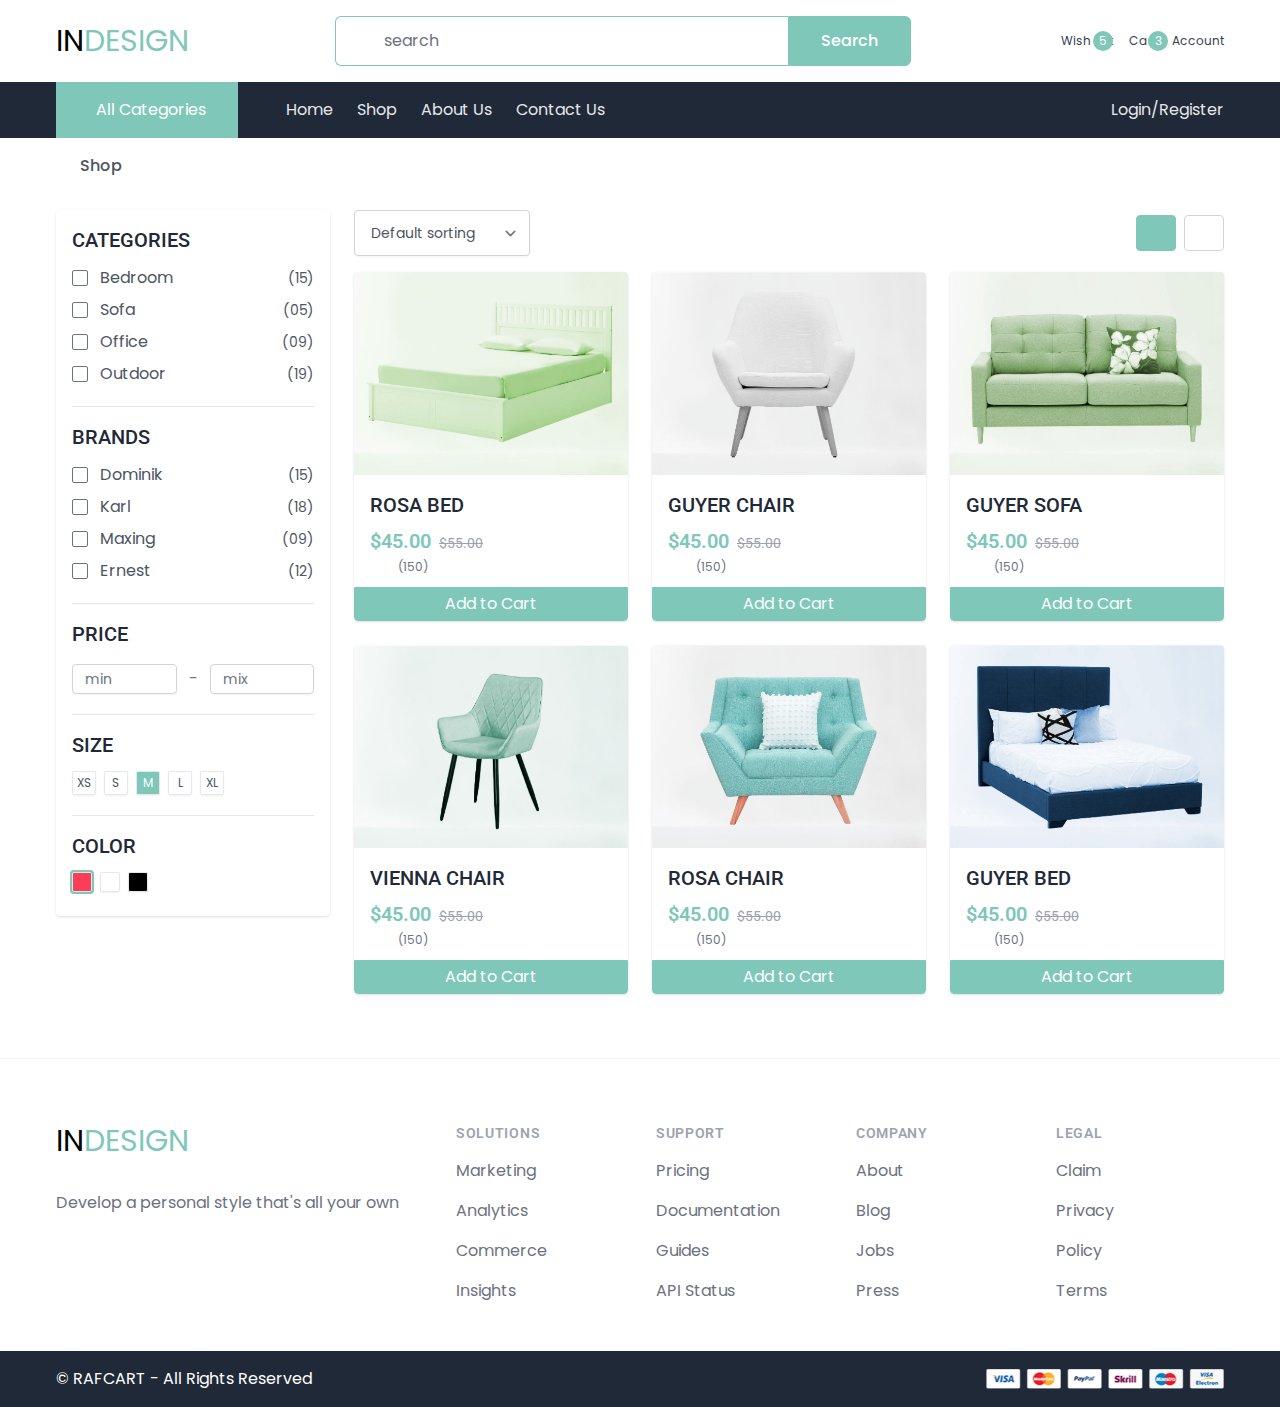
<file: shop.html>
<!DOCTYPE html>
<html lang="en">

<head>
    <meta charset="UTF-8">
    <meta http-equiv="X-UA-Compatible" content="IE=edge">
    <meta name="viewport" content="width=device-width, initial-scale=1.0">
    <title>INDESIGN</title>
    <link rel="stylesheet" href="https://cdnjs.cloudflare.com/ajax/libs/font-awesome/5.15.3/css/all.min.css"
        integrity="sha512-iBBXm8fW90+nuLcSKlbmrPcLa0OT92xO1BIsZ+ywDWZCvqsWgccV3gFoRBv0z+8dLJgyAHIhR35VZc2oM/gI1w=="
        crossorigin="anonymous" />
    <link rel="stylesheet" href="css/style.css">
</head>

<body>

    <!-- header -->
    <header class="py-4 shadow-sm bg-pink-100 lg:bg-white">
        <div class="container flex items-center justify-between">
            <!-- logo -->
            <a href="index.html" class="block w-32 text-3xl">
                IN<span class="text-primary">DESIGN</span>
            </a>
            
            <!-- logo end -->

            <!-- searchbar -->
            <div class="w-full xl:max-w-xl lg:max-w-lg lg:flex relative hidden">
                <span class="absolute left-4 top-3 text-lg text-gray-400">
                    <i class="fas fa-search"></i>
                </span>
                <input type="text"
                    class="pl-12 w-full border border-r-0 border-primary py-3 px-3 rounded-l-md focus:ring-primary focus:border-primary"
                    placeholder="search">
                <button type="submit"
                    class="bg-primary border border-primary text-white px-8 font-medium rounded-r-md hover:bg-transparent hover:text-primary transition">
                    Search
                </button>
            </div>
            <!-- searchbar end -->

            <!-- navicons -->
            <div class="space-x-4 flex items-center">
                <a href="wishlist.html" class="block text-center text-gray-700 hover:text-primary transition relative">
                    <span
                        class="absolute -right-0 -top-1 w-5 h-5 rounded-full flex items-center justify-center bg-primary text-white text-xs">5</span>
                    <div class="text-2xl">
                        <i class="far fa-heart"></i>
                    </div>
                    <div class="text-xs leading-3">Wish List</div>
                </a>
                <a href="cart.html"
                    class="lg:block text-center text-gray-700 hover:text-primary transition hidden relative">
                    <span
                        class="absolute -right-3 -top-1 w-5 h-5 rounded-full flex items-center justify-center bg-primary text-white text-xs">3</span>
                    <div class="text-2xl">
                        <i class="fas fa-shopping-bag"></i>
                    </div>
                    <div class="text-xs leading-3">Cart</div>
                </a>
                <a href="account.html" class="block text-center text-gray-700 hover:text-primary transition">
                    <div class="text-2xl">
                        <i class="far fa-user"></i>
                    </div>
                    <div class="text-xs leading-3">Account</div>
                </a>
            </div>
            <!-- navicons end -->

        </div>
    </header>
    <!-- header end -->

    <!-- navbar -->
    <nav class="bg-gray-800 hidden lg:block">
        <div class="container">
            <div class="flex">

                <!-- all category -->
                <div class="px-8 py-4 bg-primary flex items-center cursor-pointer group relative ">
                    <span class="text-white">
                        <i class="fas fa-bars"></i>
                    </span>
                    <span class="capitalize ml-2 text-white">All categories</span>
                    <div
                        class="absolute left-0 top-full w-full divide-gray-300 divide-dashed divide-y bg-white shadow-md py-3 invisible opacity-0 group-hover:opacity-100 group-hover:visible transition duration-300 z-50">
                        <!-- single category -->
                        <a href="#" class="px-6 py-3 flex items-center border-gray-300 hover:bg-gray-100 transition">
                            <img src="images/icons/bed.svg" class="w-5 h-5 object-contain">
                            <span class="ml-6 text-gray-600 text-sm">Bedroom</span>
                        </a>
                        <!-- single category end -->
                        <!-- single category -->
                        <a href="#" class="px-6 py-3 flex items-center border-gray-300 hover:bg-gray-100 transition">
                            <img src="images/icons/sofa.svg" class="w-5 h-5 object-contain">
                            <span class="ml-6 text-gray-600 text-sm">Sofa</span>
                        </a>
                        <!-- single category end -->
                        <!-- single category -->
                        <a href="#" class="px-6 py-3 flex items-center border-gray-300 hover:bg-gray-100 transition">
                            <img src="images/icons/office.svg" class="w-5 h-5 object-contain">
                            <span class="ml-6 text-gray-600 text-sm">Office</span>
                        </a>
                        <!-- single category end -->
                        <!-- single category -->
                        <a href="#" class="px-6 py-3 flex items-center border-gray-300 hover:bg-gray-100 transition">
                            <img src="images/icons/terrace.svg" class="w-5 h-5 object-contain">
                            <span class="ml-6 text-gray-600 text-sm">Outdoor</span>
                        </a>
                        <!-- single category end -->
                        <!-- single category -->
                        <a href="#" class="px-6 py-3 flex items-center border-gray-300 hover:bg-gray-100 transition">
                            <img src="images/icons/bed-2.svg" class="w-5 h-5 object-contain">
                            <span class="ml-6 text-gray-600 text-sm">Mattress</span>
                        </a>
                        <!-- single category end -->
                        <!-- single category -->
                        <a href="#" class="px-6 py-3 flex items-center border-gray-300 hover:bg-gray-100 transition">
                            <img src="images/icons/restaurant.svg" class="w-5 h-5 object-contain">
                            <span class="ml-6 text-gray-600 text-sm">Sofa</span>
                        </a>
                        <!-- single category end -->
                    </div>
                </div>
                <!-- all category end -->

                <!-- nav menu -->
                <div class="flex items-center justify-between flex-grow pl-12">
                    <div class="flex items-center space-x-6 text-base capitalize">
                        <a href="index.html" class="text-gray-200 hover:text-white transition">Home</a>
                        <a href="shop.html" class="text-gray-200 hover:text-white transition">Shop</a>
                        <a href="#" class="text-gray-200 hover:text-white transition">About us</a>
                        <a href="#" class="text-gray-200 hover:text-white transition">Contact us</a>
                    </div>
                    <a href="login.html" class="ml-auto justify-self-end text-gray-200 hover:text-white transition">
                        Login/Register
                    </a>
                </div>
                <!-- nav menu end -->

            </div>
        </div>
    </nav>
    <!-- navbar end -->

    <!-- mobile menubar -->
    <div
        class="fixed w-full border-t border-gray-200 shadow-sm bg-white py-3 bottom-0 left-0 flex justify-around items-start px-6 lg:hidden z-40">
        <a href="javascript:void(0)" class="block text-center text-gray-700 hover:text-primary transition relative">
            <div class="text-2xl" id="menuBar">
                <i class="fas fa-bars"></i>
            </div>
            <div class="text-xs leading-3">Menu</div>
        </a>
        <a href="#" class="block text-center text-gray-700 hover:text-primary transition relative">
            <div class="text-2xl">
                <i class="fas fa-list-ul"></i>
            </div>
            <div class="text-xs leading-3">Category</div>
        </a>
        <a href="#" class="block text-center text-gray-700 hover:text-primary transition relative">
            <div class="text-2xl">
                <i class="fas fa-search"></i>
            </div>
            <div class="text-xs leading-3">Search</div>
        </a>
        <a href="cart.html" class="text-center text-gray-700 hover:text-primary transition relative">
            <span
                class="absolute -right-3 -top-1 w-5 h-5 rounded-full flex items-center justify-center bg-primary text-white text-xs">3</span>
            <div class="text-2xl">
                <i class="fas fa-shopping-bag"></i>
            </div>
            <div class="text-xs leading-3">Cart</div>
        </a>
    </div>
    <!-- mobile menu end -->

    <!-- mobile sidebar menu -->
    <div class="fixed left-0 top-0 w-full h-full z-50 bg-black bg-opacity-30 shadow hidden" id="mobileMenu">
        <div class="absolute left-0 top-0 w-72 h-full z-50 bg-white shadow">
            <div id="closeMenu"
                class="text-gray-400 hover:text-primary text-lg absolute right-3 top-3 cursor-pointer">
                <i class="fas fa-times"></i>
            </div>
            <!-- navlink -->
            <h3 class="text-xl font-semibold text-gray-700 mb-1 font-roboto pl-4 pt-4">Menu</h3>
            <div class="">
                <a href="index.html" class="block px-4 py-2 font-medium transition hover:bg-gray-100">
                    Home
                </a>
                <a href="shop.html" class="block px-4 py-2 font-medium transition hover:bg-gray-100">
                    Shop
                </a>
                <a href="#" class="block px-4 py-2 font-medium transition hover:bg-gray-100">
                    About Us
                </a>
                <roa href="#" class="block px-4 py-2 font-medium transition hover:bg-gray-100">
                    Contact Us
                </roa>
            </div>
            <!-- navlinks end -->
        </div>
    </div>
    <!-- mobile sidebar menu end -->

    <!-- breadcrum -->
    <div class="container py-4 flex justify-between">
        <div class="flex gap-3 items-center">
            <a href="index.html" class="text-primary text-base">
                <i class="fas fa-home"></i>
            </a>
            <span class="text-sm text-gray-400"><i class="fas fa-chevron-right"></i></span>
            <p class="text-gray-600 font-medium">Shop</p>
        </div>
    </div>
    <!-- breadcrum end -->

    <!-- shop wrapper -->
    <div class="container grid lg:grid-cols-4 gap-6 pt-4 pb-16 items-start relative">
        <!-- sidebar -->
        <div
            class="col-span-1 bg-white px-4 pt-4 pb-6 shadow rounded overflow-hidden hidden absolute lg:static left-4 top-16 z-10 w-72 lg:w-full lg:block">
            <div class="divide-gray-200 divide-y space-y-5 relative">
                <!-- category filter -->
                <div class="relative">
                    <div
                        class="lg:hidden text-gray-400 hover:text-primary text-lg absolute right-0 top-0 cursor-pointer">
                        <i class="fas fa-times"></i>
                    </div>
                    <h3 class="text-xl text-gray-800 mb-3 uppercase font-medium">Categories</h3>
                    <div class="space-y-2">
                        <!-- single category -->
                        <div class="flex items-center">
                            <input type="checkbox" id="Bedroom"
                                class="text-primary focus:ring-0 rounded-sm cursor-pointer">
                            <label for="Bedroom" class="text-gray-600 ml-3 cursor-pointer">Bedroom</label>
                            <div class="ml-auto text-gray-600 text-sm">(15)</div>
                        </div>
                        <!-- single category end -->
                        <!-- single category -->
                        <div class="flex items-center">
                            <input type="checkbox" id="Sofa"
                                class="text-primary focus:ring-0 rounded-sm cursor-pointer">
                            <label for="Sofa" class="text-gray-600 ml-3 cursor-pointer">Sofa</label>
                            <div class="ml-auto text-gray-600 text-sm">(05)</div>
                        </div>
                        <!-- single category end -->
                        <!-- single category -->
                        <div class="flex items-center">
                            <input type="checkbox" id="Office"
                                class="text-primary focus:ring-0 rounded-sm cursor-pointer">
                            <label for="Office" class="text-gray-600 ml-3 cursor-pointer">Office</label>
                            <div class="ml-auto text-gray-600 text-sm">(09)</div>
                        </div>
                        <!-- single category end -->
                        <!-- single category -->
                        <div class="flex items-center">
                            <input type="checkbox" id="Outdoor"
                                class="text-primary focus:ring-0 rounded-sm cursor-pointer">
                            <label for="Outdoor" class="text-gray-600 ml-3 cursor-pointer">Outdoor</label>
                            <div class="ml-auto text-gray-600 text-sm">(19)</div>
                        </div>
                        <!-- single category end -->
                    </div>
                </div>
                <!-- category filter end -->
                <!-- brand filter -->
                <div class="pt-4">
                    <h3 class="text-xl text-gray-800 mb-3 uppercase font-medium">Brands</h3>
                    <div class="space-y-2">
                        <!-- single brand name -->
                        <div class="flex items-center">
                            <input type="checkbox" id="Dominik"
                                class="text-primary focus:ring-0 rounded-sm cursor-pointer">
                            <label for="Dominik" class="text-gray-600 ml-3 cursor-pointer">Dominik</label>
                            <div class="ml-auto text-gray-600 text-sm">(15)</div>
                        </div>
                        <!-- single brand name end -->
                        <!-- single brand name -->
                        <div class="flex items-center">
                            <input type="checkbox" id="Karl"
                                class="text-primary focus:ring-0 rounded-sm cursor-pointer">
                            <label for="Karl" class="text-gray-600 ml-3 cursor-pointer">Karl</label>
                            <div class="ml-auto text-gray-600 text-sm">(18)</div>
                        </div>
                        <!-- single brand name end -->
                        <!-- single brand name -->
                        <div class="flex items-center">
                            <input type="checkbox" id="Maxing"
                                class="text-primary focus:ring-0 rounded-sm cursor-pointer">
                            <label for="Maxing" class="text-gray-600 ml-3 cursor-pointer">Maxing</label>
                            <div class="ml-auto text-gray-600 text-sm">(09)</div>
                        </div>
                        <!-- single brand name end -->
                        <!-- single brand name -->
                        <div class="flex items-center">
                            <input type="checkbox" id="Ernest"
                                class="text-primary focus:ring-0 rounded-sm cursor-pointer">
                            <label for="Ernest" class="text-gray-600 ml-3 cursor-pointer">Ernest</label>
                            <div class="ml-auto text-gray-600 text-sm">(12)</div>
                        </div>
                        <!-- single brand name end -->
                    </div>
                </div>
                <!-- brand filter end -->
                <!-- price filter -->
                <div class="pt-4">
                    <h3 class="text-xl text-gray-800 mb-3 uppercase font-medium">Price</h3>
                    <div class="mt-4 flex items-center">
                        <input type="text"
                            class="w-full border-gray-300 focus:ring-0 focus:border-primary px-3 py-1 text-gray-600 text-sm shadow-sm rounded"
                            placeholder="min">
                        <span class="mx-3 text-gray-500">-</span>
                        <input type="text"
                            class="w-full border-gray-300 focus:ring-0 focus:border-primary px-3 py-1 text-gray-600 text-sm shadow-sm rounded"
                            placeholder="mix">
                    </div>
                </div>
                <!-- price filter end -->
                <!-- size filter -->
                <div class="pt-4">
                    <h3 class="text-xl text-gray-800 mb-3 uppercase font-medium">size</h3>
                    <div class="flex items-center gap-2">
                        <!-- single size -->
                        <div class="size-selector">
                            <input type="radio" name="size" class="hidden" id="size-xs">
                            <label for="size-xs"
                                class="text-xs border border-gray-200 rounded-sm h-6 w-6 flex items-center justify-center cursor-pointer shadow-sm text-gray-600">
                                XS
                            </label>
                        </div>
                        <!-- single size end -->
                        <!-- single size -->
                        <div class="size-selector">
                            <input type="radio" name="size" class="hidden" id="size-s">
                            <label for="size-s"
                                class="text-xs border border-gray-200 rounded-sm h-6 w-6 flex items-center justify-center cursor-pointer shadow-sm text-gray-600">
                                S
                            </label>
                        </div>
                        <!-- single size end -->
                        <!-- single size -->
                        <div class="size-selector">
                            <input type="radio" name="size" class="hidden" id="size-m" checked>
                            <label for="size-m"
                                class="text-xs border border-gray-200 rounded-sm h-6 w-6 flex items-center justify-center cursor-pointer shadow-sm text-gray-600">
                                M
                            </label>
                        </div>
                        <!-- single size end -->
                        <!-- single size -->
                        <div class="size-selector">
                            <input type="radio" name="size" class="hidden" id="size-l">
                            <label for="size-l"
                                class="text-xs border border-gray-200 rounded-sm h-6 w-6 flex items-center justify-center cursor-pointer shadow-sm text-gray-600">
                                L
                            </label>
                        </div>
                        <!-- single size end -->
                        <!-- single size -->
                        <div class="size-selector">
                            <input type="radio" name="size" class="hidden" id="size-xl">
                            <label for="size-xl"
                                class="text-xs border border-gray-200 rounded-sm h-6 w-6 flex items-center justify-center cursor-pointer shadow-sm text-gray-600">
                                XL
                            </label>
                        </div>
                        <!-- single size end -->
                    </div>
                </div>
                <!-- size filter end -->
                <!-- color filter -->
                <div class="pt-4">
                    <h3 class="text-xl text-gray-800 mb-3 uppercase font-medium">color</h3>
                    <div class="flex items-center gap-2">
                        <!-- single color -->
                        <div class="color-selector">
                            <input type="radio" name="color" class="hidden" id="color-red" checked>
                            <label for="color-red" style="background-color : #fc3d57"
                                class="text-xs border border-gray-200 rounded-sm h-5 w-5 flex items-center justify-center cursor-pointer shadow-sm">
                            </label>
                        </div>
                        <!-- single color end -->
                        <!-- single color -->
                        <div class="color-selector">
                            <input type="radio" name="color" class="hidden" id="color-white">
                            <label for="color-white" style="background-color : #fff"
                                class="text-xs border border-gray-200 rounded-sm h-5 w-5 flex items-center justify-center cursor-pointer shadow-sm">
                            </label>
                        </div>
                        <!-- single color end -->
                        <!-- single color -->
                        <div class="color-selector">
                            <input type="radio" name="color" class="hidden" id="color-black">
                            <label for="color-black" style="background-color : #000"
                                class="text-xs border border-gray-200 rounded-sm h-5 w-5 flex items-center justify-center cursor-pointer shadow-sm">
                            </label>
                        </div>
                        <!-- single color end -->
                    </div>
                </div>
                <!-- color filter end -->
            </div>
        </div>
        <!-- sidebar end -->

        <!-- products -->
        <div class="col-span-3">
            <!-- sorting -->
            <div class="mb-4 sm:flex hidden items-center">
                <button ="showFilter=!showFilter"
                    class="bg-primary border border-primary text-white px-10 py-3 font-medium rounded uppercase hover:bg-transparent hover:text-primary transition lg:hidden text-sm mr-3 focus:outline-none">
                    Filter
                </button>
                <select
                    class="w-44 text-sm text-gray-600 px-4 py-3 border-gray-300 shadow-sm rounded focus:ring-primary focus:border-primary">
                    <option>Default sorting</option>
                    <option>Price low-high</option>
                    <option>Price high-low</option>
                    <option>Latest product</option>
                </select>
                <div class="flex gap-2 ml-auto">
                    <div
                        class="border border-primary w-10 h-9 flex items-center justify-center text-white bg-primary rounded cursor-pointer">
                        <i class="fas fa-th"></i>
                    </div>
                    <div
                        class="border border-gray-300 w-10 h-9 flex items-center justify-center text-gray-600 rounded cursor-pointer">
                        <i class="fas fa-list"></i>
                    </div>
                </div>
            </div>
            <!-- sorting end -->
            <!-- product wrapper -->
            <div class="grid lg:grid-cols-2 xl:grid-cols-3 sm:grid-cols-2 gap-6">
                <div class="group rounded bg-white shadow overflow-hidden">
                    <!-- product image -->
                    <div class="relative">
                        <img src="images/products/product4.png" class="w-full">
                        <div
                            class="absolute inset-0 bg-black bg-opacity-40 flex items-center justify-center gap-2 opacity-0 group-hover:opacity-100 transition">
                            <a href="view.html"
                                class="text-white text-lg w-9 h-9 rounded-full bg-primary hover:bg-gray-800 transition flex items-center justify-center">
                                <i class="fas fa-search"></i>
                            </a>
                            <a href="#"
                                class="text-white text-lg w-9 h-9 rounded-full bg-primary hover:bg-gray-800 transition flex items-center justify-center">
                                <i class="far fa-heart"></i>
                            </a>
                        </div>
                    </div>
                    <!-- product image end -->
                    <!-- product content -->
                    <div class="pt-4 pb-3 px-4">
                        <a href="view.html">
                            <h4 class="uppercase font-medium text-xl mb-2 text-gray-800 hover:text-primary transition">
                                rosa bed
                            </h4>
                        </a>
                        <div class="flex items-baseline mb-1 space-x-2">
                            <p class="text-xl text-primary font-roboto font-semibold">$45.00</p>
                            <p class="text-sm text-gray-400 font-roboto line-through">$55.00</p>
                        </div>
                        <div class="flex items-center">
                            <div class="flex gap-1 text-sm text-yellow-400">
                                <span><i class="fas fa-star"></i></span>
                                <span><i class="fas fa-star"></i></span>
                                <span><i class="fas fa-star"></i></span>
                                <span><i class="fas fa-star"></i></span>
                                <span><i class="fas fa-star"></i></span>
                            </div>
                            <div class="text-xs text-gray-500 ml-3">(150)</div>
                        </div>
                    </div>
                    <!-- product content end -->
                    <!-- product button -->
                    <a href="#"
                        class="block w-full py-1 text-center text-white bg-primary border border-primary rounded-b hover:bg-transparent hover:text-primary transition">
                        Add to Cart
                    </a>
                    <!-- product button end -->
                </div>
                <!-- single product end -->
                <!-- single product -->
                <div class="group rounded bg-white shadow overflow-hidden">
                    <!-- product image -->
                    <div class="relative">
                        <img src="images/products/product9.png" class="w-full">
                        <div
                            class="absolute inset-0 bg-black bg-opacity-40 flex items-center justify-center gap-2 opacity-0 group-hover:opacity-100 transition">
                            <a href="view.html"
                                class="text-white text-lg w-9 h-9 rounded-full bg-primary hover:bg-gray-800 transition flex items-center justify-center">
                                <i class="fas fa-search"></i>
                            </a>
                            <a href="#"
                                class="text-white text-lg w-9 h-9 rounded-full bg-primary hover:bg-gray-800 transition flex items-center justify-center">
                                <i class="far fa-heart"></i>
                            </a>
                        </div>
                    </div>
                    <!-- product image end -->
                    <!-- product content -->
                    <div class="pt-4 pb-3 px-4">
                        <a href="view.html">
                            <h4 class="uppercase font-medium text-xl mb-2 text-gray-800 hover:text-primary transition">
                                Guyer chair
                            </h4>
                        </a>
                        <div class="flex items-baseline mb-1 space-x-2">
                            <p class="text-xl text-primary font-roboto font-semibold">$45.00</p>
                            <p class="text-sm text-gray-400 font-roboto line-through">$55.00</p>
                        </div>
                        <div class="flex items-center">
                            <div class="flex gap-1 text-sm text-yellow-400">
                                <span><i class="fas fa-star"></i></span>
                                <span><i class="fas fa-star"></i></span>
                                <span><i class="fas fa-star"></i></span>
                                <span><i class="fas fa-star"></i></span>
                                <span><i class="fas fa-star"></i></span>
                            </div>
                            <div class="text-xs text-gray-500 ml-3">(150)</div>
                        </div>
                    </div>
                    <!-- product content end -->
                    <!-- product button -->
                    <a href="#"
                        class="block w-full py-1 text-center text-white bg-primary border border-primary rounded-b hover:bg-transparent hover:text-primary transition">
                        Add to Cart
                    </a>
                    <!-- product button end -->
                </div>
                <!-- single product end -->
                <!-- single product -->
                <div class="group rounded bg-white shadow overflow-hidden">
                    <!-- product image -->
                    <div class="relative">
                        <img src="images/products/product1.png" class="w-full">
                        <div
                            class="absolute inset-0 bg-black bg-opacity-40 flex items-center justify-center gap-2 opacity-0 group-hover:opacity-100 transition">
                            <a href="view.html"
                                class="text-white text-lg w-9 h-9 rounded-full bg-primary hover:bg-gray-800 transition flex items-center justify-center">
                                <i class="fas fa-search"></i>
                            </a>
                            <a href="#"
                                class="text-white text-lg w-9 h-9 rounded-full bg-primary hover:bg-gray-800 transition flex items-center justify-center">
                                <i class="far fa-heart"></i>
                            </a>
                        </div>
                    </div>
                    <!-- product image end -->
                    <!-- product content -->
                    <div class="pt-4 pb-3 px-4">
                        <a href="view.html">
                            <h4 class="uppercase font-medium text-xl mb-2 text-gray-800 hover:text-primary transition">
                                Guyer sofa
                            </h4>
                        </a>
                        <div class="flex items-baseline mb-1 space-x-2">
                            <p class="text-xl text-primary font-roboto font-semibold">$45.00</p>
                            <p class="text-sm text-gray-400 font-roboto line-through">$55.00</p>
                        </div>
                        <div class="flex items-center">
                            <div class="flex gap-1 text-sm text-yellow-400">
                                <span><i class="fas fa-star"></i></span>
                                <span><i class="fas fa-star"></i></span>
                                <span><i class="fas fa-star"></i></span>
                                <span><i class="fas fa-star"></i></span>
                                <span><i class="fas fa-star"></i></span>
                            </div>
                            <div class="text-xs text-gray-500 ml-3">(150)</div>
                        </div>
                    </div>
                    <!-- product content end -->
                    <!-- product button -->
                    <a href="#"
                        class="block w-full py-1 text-center text-white bg-primary border border-primary rounded-b hover:bg-transparent hover:text-primary transition">
                        Add to Cart
                    </a>
                    <!-- product button end -->
                </div>
                <!-- single product end -->
                <!-- single product -->
                <div class="group rounded bg-white shadow overflow-hidden">
                    <!-- product image -->
                    <div class="relative">
                        <img src="images/products/product8.png" class="w-full">
                        <div
                            class="absolute inset-0 bg-black bg-opacity-40 flex items-center justify-center gap-2 opacity-0 group-hover:opacity-100 transition">
                            <a href="view.html"
                                class="text-white text-lg w-9 h-9 rounded-full bg-primary hover:bg-gray-800 transition flex items-center justify-center">
                                <i class="fas fa-search"></i>
                            </a>
                            <a href="#"
                                class="text-white text-lg w-9 h-9 rounded-full bg-primary hover:bg-gray-800 transition flex items-center justify-center">
                                <i class="far fa-heart"></i>
                            </a>
                        </div>
                    </div>
                    <!-- product image end -->
                    <!-- product content -->
                    <div class="pt-4 pb-3 px-4">
                        <a href="view.html">
                            <h4 class="uppercase font-medium text-xl mb-2 text-gray-800 hover:text-primary transition">
                                vienna chair
                            </h4>
                        </a>
                        <div class="flex items-baseline mb-1 space-x-2">
                            <p class="text-xl text-primary font-roboto font-semibold">$45.00</p>
                            <p class="text-sm text-gray-400 font-roboto line-through">$55.00</p>
                        </div>
                        <div class="flex items-center">
                            <div class="flex gap-1 text-sm text-yellow-400">
                                <span><i class="fas fa-star"></i></span>
                                <span><i class="fas fa-star"></i></span>
                                <span><i class="fas fa-star"></i></span>
                                <span><i class="fas fa-star"></i></span>
                                <span><i class="fas fa-star"></i></span>
                            </div>
                            <div class="text-xs text-gray-500 ml-3">(150)</div>
                        </div>
                    </div>
                    <!-- product content end -->
                    <!-- product button -->
                    <a href="#"
                        class="block w-full py-1 text-center text-white bg-primary border border-primary rounded-b hover:bg-transparent hover:text-primary transition">
                        Add to Cart
                    </a>
                    <!-- product button end -->
                </div>
                <!-- single product end -->
                <!-- single product -->
                <div class="group rounded bg-white shadow overflow-hidden">
                    <!-- product image -->
                    <div class="relative">
                        <img src="images/products/product10.png" class="w-full">
                        <div
                            class="absolute inset-0 bg-black bg-opacity-40 flex items-center justify-center gap-2 opacity-0 group-hover:opacity-100 transition">
                            <a href="view.html"
                                class="text-white text-lg w-9 h-9 rounded-full bg-primary hover:bg-gray-800 transition flex items-center justify-center">
                                <i class="fas fa-search"></i>
                            </a>
                            <a href="#"
                                class="text-white text-lg w-9 h-9 rounded-full bg-primary hover:bg-gray-800 transition flex items-center justify-center">
                                <i class="far fa-heart"></i>
                            </a>
                        </div>
                    </div>
                    <!-- product image end -->
                    <!-- product content -->
                    <div class="pt-4 pb-3 px-4">
                        <a href="view.html">
                            <h4 class="uppercase font-medium text-xl mb-2 text-gray-800 hover:text-primary transition">
                               Rosa chair
                            </h4>
                        </a>
                        <div class="flex items-baseline mb-1 space-x-2">
                            <p class="text-xl text-primary font-roboto font-semibold">$45.00</p>
                            <p class="text-sm text-gray-400 font-roboto line-through">$55.00</p>
                        </div>
                        <div class="flex items-center">
                            <div class="flex gap-1 text-sm text-yellow-400">
                                <span><i class="fas fa-star"></i></span>
                                <span><i class="fas fa-star"></i></span>
                                <span><i class="fas fa-star"></i></span>
                                <span><i class="fas fa-star"></i></span>
                                <span><i class="fas fa-star"></i></span>
                            </div>
                            <div class="text-xs text-gray-500 ml-3">(150)</div>
                        </div>
                    </div>
                    <!-- product content end -->
                    <!-- product button -->
                    <a href="#"
                        class="block w-full py-1 text-center text-white bg-primary border border-primary rounded-b hover:bg-transparent hover:text-primary transition">
                        Add to Cart
                    </a>
                    <!-- product button end -->
                </div>
                <!-- single product end -->
                <!-- single product -->
                <div class="group rounded bg-white shadow overflow-hidden">
                    <!-- product image -->
                    <div class="relative">
                        <img src="images/products/product11.png" class="w-full">
                        <div
                            class="absolute inset-0 bg-black bg-opacity-40 flex items-center justify-center gap-2 opacity-0 group-hover:opacity-100 transition">
                            <a href="view.html"
                                class="text-white text-lg w-9 h-9 rounded-full bg-primary hover:bg-gray-800 transition flex items-center justify-center">
                                <i class="fas fa-search"></i>
                            </a>
                            <a href="#"
                                class="text-white text-lg w-9 h-9 rounded-full bg-primary hover:bg-gray-800 transition flex items-center justify-center">
                                <i class="far fa-heart"></i>
                            </a>
                        </div>
                    </div>
                    <!-- product image end -->
                    <!-- product content -->
                    <div class="pt-4 pb-3 px-4">
                        <a href="view.html">
                            <h4 class="uppercase font-medium text-xl mb-2 text-gray-800 hover:text-primary transition">
                                Guyer bed
                            </h4>
                        </a>
                        <div class="flex items-baseline mb-1 space-x-2">
                            <p class="text-xl text-primary font-roboto font-semibold">$45.00</p>
                            <p class="text-sm text-gray-400 font-roboto line-through">$55.00</p>
                        </div>
                        <div class="flex items-center">
                            <div class="flex gap-1 text-sm text-yellow-400">
                                <span><i class="fas fa-star"></i></span>
                                <span><i class="fas fa-star"></i></span>
                                <span><i class="fas fa-star"></i></span>
                                <span><i class="fas fa-star"></i></span>
                                <span><i class="fas fa-star"></i></span>
                            </div>
                            <div class="text-xs text-gray-500 ml-3">(150)</div>
                        </div>
                    </div>
                    <!-- product content end -->
                    <!-- product button -->
                    <a href="#"
                        class="block w-full py-1 text-center text-white bg-primary border border-primary rounded-b hover:bg-transparent hover:text-primary transition">
                        Add to Cart
                    </a>
                    <!-- product button end -->
                </div>
                <!-- single product end -->
            </div>
            <!-- product wrapper end -->
        </div>
        <!-- products end -->
    </div>
    <!-- shop wrapper end -->

    <!-- footer -->
    <footer class="bg-white pt-16 pb-12 border-t border-gray-100">
        <div class="container">
            <div class="xl:grid xl:grid-cols-3 xl:gap-8">
                <!-- footer text -->
                <div class="space-y-8 xl:col-span-1">
                    <a href="index.html" class="block w-32 text-3xl">
                        IN<span class="text-primary">DESIGN</span>
                    </a>
                    <p class="text-gray-500 text-base">
                        Develop a personal style that's all your own 
                    </p>
                    <div class="flex space-x-6">
                        <a href="#" class="text-gray-400 hover:text-gray-500">
                            <i class="fab fa-facebook-f"></i>
                        </a>
                        <a href="#" class="text-gray-400 hover:text-gray-500">
                            <i class="fab fa-twitter"></i>
                        </a>
                        <a href="#" class="text-gray-400 hover:text-gray-500">
                            <i class="fab fa-instagram"></i>
                        </a>
                        <a href="#" class="text-gray-400 hover:text-gray-500">
                            <i class="fab fa-linkedin-in"></i>
                        </a>
                    </div>
                </div>
                <!-- footer text end -->
                <!-- footer links -->
                <div class="mt-12 grid grid-cols-2 gap-8 xl:mt-0 xl:col-span-2">
                    <div class="md:grid md:grid-cols-2 md:gap-8">
                        <div>
                            <h3 class="text-sm font-semibold text-gray-400 tracking-wider uppercase">
                                Solutions
                            </h3>
                            <div class="mt-4 space-y-4">
                                <a href="#" class="text-base text-gray-500 hover:text-gray-900 block">
                                    Marketing
                                </a>
                                <a href="#" class="text-base text-gray-500 hover:text-gray-900 block">
                                    Analytics
                                </a>
                                <a href="#" class="text-base text-gray-500 hover:text-gray-900 block">
                                    Commerce
                                </a>
                                <a href="#" class="text-base text-gray-500 hover:text-gray-900 block">
                                    Insights
                                </a>
                            </div>
                        </div>
                        <div class="mt-12 md:mt-0">
                            <h3 class="text-sm font-semibold text-gray-400 tracking-wider uppercase">
                                Support
                            </h3>
                            <div class="mt-4 space-y-4">
                                <a href="#" class="text-base text-gray-500 hover:text-gray-900 block">
                                    Pricing
                                </a>
                                <a href="#" class="text-base text-gray-500 hover:text-gray-900 block">
                                    Documentation
                                </a>
                                <a href="#" class="text-base text-gray-500 hover:text-gray-900 block">
                                    Guides
                                </a>
                                <a href="#" class="text-base text-gray-500 hover:text-gray-900 block">
                                    API Status
                                </a>
                            </div>
                        </div>
                    </div>
                    <div class="md:grid md:grid-cols-2 md:gap-8">
                        <div>
                            <h3 class="text-sm font-semibold text-gray-400 tracking-wider uppercase">
                                Company
                            </h3>
                            <div class="mt-4 space-y-4">
                                <a href="#" class="text-base text-gray-500 hover:text-gray-900 block">
                                    About
                                </a>
                                <a href="#" class="text-base text-gray-500 hover:text-gray-900 block">
                                    Blog
                                </a>
                                <a href="#" class="text-base text-gray-500 hover:text-gray-900 block">
                                    Jobs
                                </a>
                                <a href="#" class="text-base text-gray-500 hover:text-gray-900 block">
                                    Press
                                </a>
                            </div>
                        </div>
                        <div class="mt-12 md:mt-0">
                            <h3 class="text-sm font-semibold text-gray-400 tracking-wider uppercase">
                                Legal
                            </h3>
                            <div class="mt-4 space-y-4">
                                <a href="#" class="text-base text-gray-500 hover:text-gray-900 block">
                                    Claim
                                </a>
                                <a href="#" class="text-base text-gray-500 hover:text-gray-900 block">
                                    Privacy
                                </a>
                                <a href="#" class="text-base text-gray-500 hover:text-gray-900 block">
                                    Policy
                                </a>
                                <a href="#" class="text-base text-gray-500 hover:text-gray-900 block">
                                    Terms
                                </a>
                            </div>
                        </div>
                    </div>
                </div>
                <!-- footer links end -->
            </div>
        </div>
    </footer>
    <!-- footer end -->

    <!-- copyright -->
    <div class="bg-gray-800 py-4">
        <div class="container flex items-center justify-between">
            <p class="text-white">© RAFCART - All Rights Reserved</p>
            <div>
                <img src="images/methods.png" class="h-5">
            </div>
        </div>
    </div>
    <!-- copyright end -->
    <script>
        let menuBar = document.querySelector('#menuBar')
        let mobileMenu = document.querySelector('#mobileMenu')
        let closeMenu = document.querySelector('#closeMenu')

        menuBar.addEventListener('click', function(){
            mobileMenu.classList.remove('hidden')
        })

        closeMenu.addEventListener('click', function(){
            mobileMenu.classList.add('hidden')
        })
    </script>
</body>

</html>
</file>
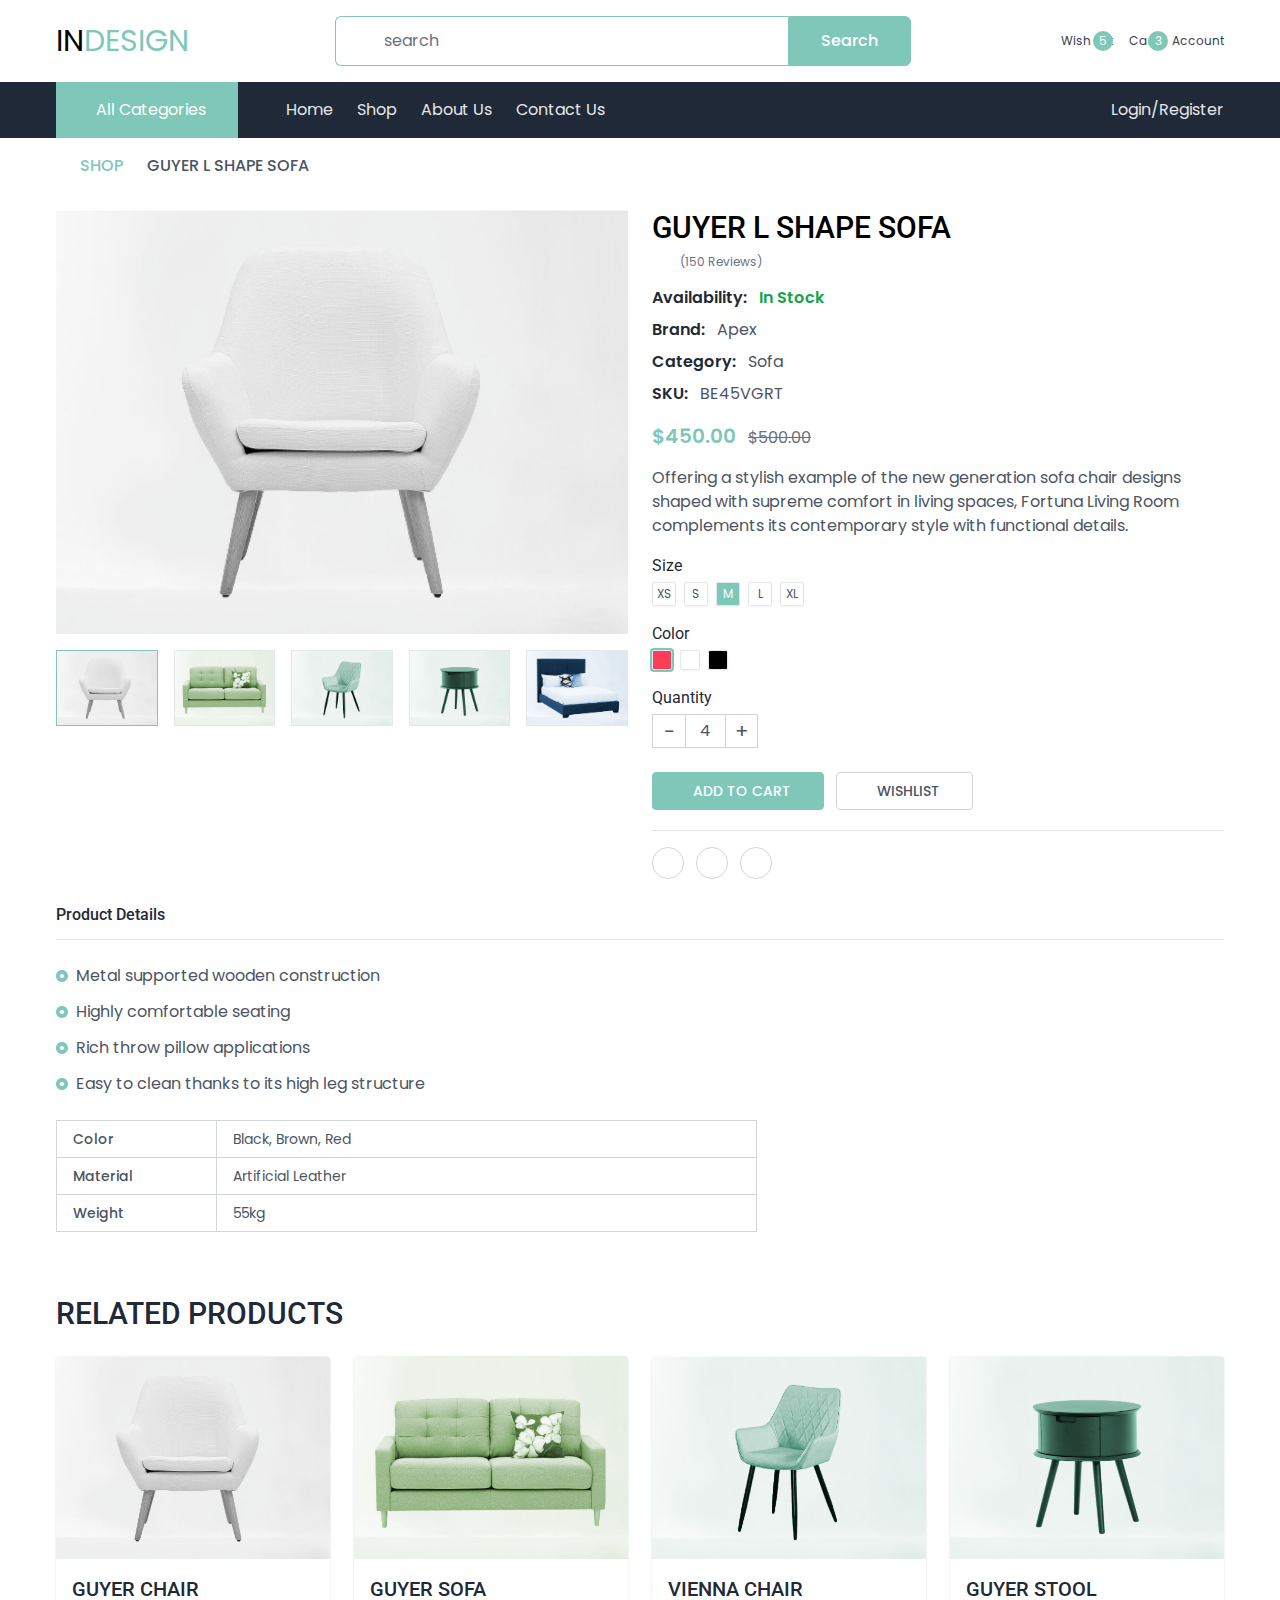
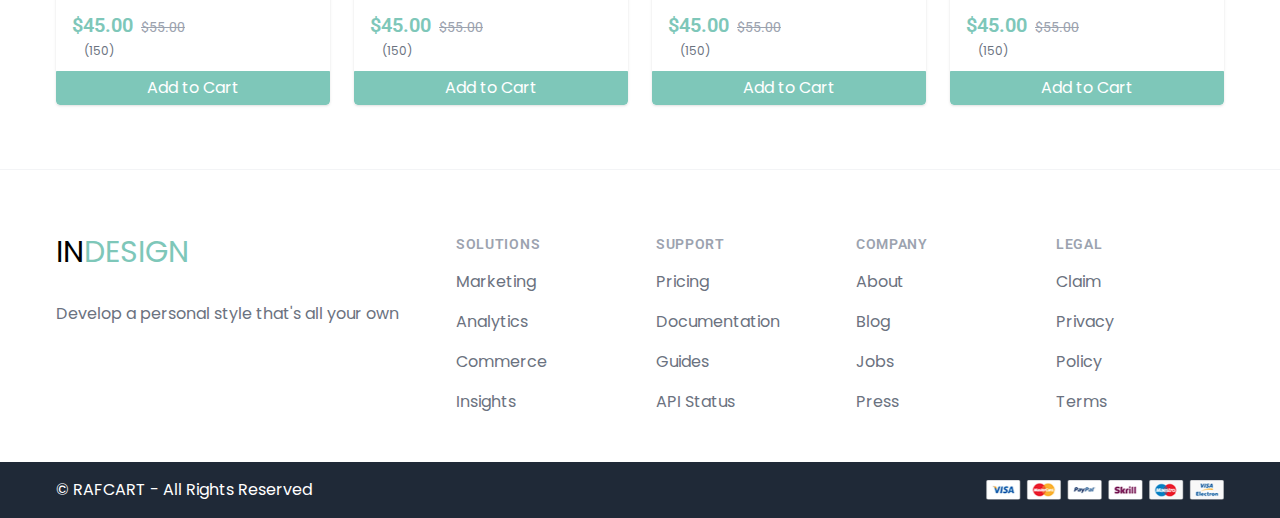
<file: view.html>
<!DOCTYPE html>
<html lang="en">

<head>
    <meta charset="UTF-8">
    <meta http-equiv="X-UA-Compatible" content="IE=edge">
    <meta name="viewport" content="width=device-width, initial-scale=1.0">
    <title>INDESIGN</title>
    <link rel="stylesheet" href="https://cdnjs.cloudflare.com/ajax/libs/font-awesome/5.15.3/css/all.min.css"
        integrity="sha512-iBBXm8fW90+nuLcSKlbmrPcLa0OT92xO1BIsZ+ywDWZCvqsWgccV3gFoRBv0z+8dLJgyAHIhR35VZc2oM/gI1w=="
        crossorigin="anonymous" />
    <link rel="stylesheet" href="css/style.css">
</head>

<body>

    <!-- header -->
    <header class="py-4 shadow-sm bg-pink-100 lg:bg-white">
        <div class="container flex items-center justify-between">
            <!-- logo -->
            <a href="index.html" class="block w-32 text-3xl">
                IN<span class="text-primary">DESIGN</span>
            </a>
           
            <!-- logo end -->

            <!-- searchbar -->
            <div class="w-full xl:max-w-xl lg:max-w-lg lg:flex relative hidden">
                <span class="absolute left-4 top-3 text-lg text-gray-400">
                    <i class="fas fa-search"></i>
                </span>
                <input type="text"
                    class="pl-12 w-full border border-r-0 border-primary py-3 px-3 rounded-l-md focus:ring-primary focus:border-primary"
                    placeholder="search">
                <button type="submit"
                    class="bg-primary border border-primary text-white px-8 font-medium rounded-r-md hover:bg-transparent hover:text-primary transition">
                    Search
                </button>
            </div>
            <!-- searchbar end -->

            <!-- navicons -->
            <div class="space-x-4 flex items-center">
                <a href="wishlist.html" class="block text-center text-gray-700 hover:text-primary transition relative">
                    <span
                        class="absolute -right-0 -top-1 w-5 h-5 rounded-full flex items-center justify-center bg-primary text-white text-xs">5</span>
                    <div class="text-2xl">
                        <i class="far fa-heart"></i>
                    </div>
                    <div class="text-xs leading-3">Wish List</div>
                </a>
                <a href="cart.html"
                    class="lg:block text-center text-gray-700 hover:text-primary transition hidden relative">
                    <span
                        class="absolute -right-3 -top-1 w-5 h-5 rounded-full flex items-center justify-center bg-primary text-white text-xs">3</span>
                    <div class="text-2xl">
                        <i class="fas fa-shopping-bag"></i>
                    </div>
                    <div class="text-xs leading-3">Cart</div>
                </a>
                <a href="account.html" class="block text-center text-gray-700 hover:text-primary transition">
                    <div class="text-2xl">
                        <i class="far fa-user"></i>
                    </div>
                    <div class="text-xs leading-3">Account</div>
                </a>
            </div>
            <!-- navicons end -->

        </div>
    </header>
    <!-- header end -->

    <!-- navbar -->
    <nav class="bg-gray-800 hidden lg:block">
        <div class="container">
            <div class="flex">

                <!-- all category -->
                <div class="px-8 py-4 bg-primary flex items-center cursor-pointer group relative">
                    <span class="text-white">
                        <i class="fas fa-bars"></i>
                    </span>
                    <span class="capitalize ml-2 text-white">All categories</span>
                    <div
                        class="absolute left-0 top-full w-full divide-gray-300 divide-dashed divide-y bg-white shadow-md py-3 invisible opacity-0 group-hover:opacity-100 group-hover:visible transition duration-300 z-50">
                        <!-- single category -->
                        <a href="#" class="px-6 py-3 flex items-center border-gray-300 hover:bg-gray-100 transition">
                            <img src="images/icons/bed.svg" class="w-5 h-5 object-contain">
                            <span class="ml-6 text-gray-600 text-sm">Bedroom</span>
                        </a>
                        <!-- single category end -->
                        <!-- single category -->
                        <a href="#" class="px-6 py-3 flex items-center border-gray-300 hover:bg-gray-100 transition">
                            <img src="images/icons/sofa.svg" class="w-5 h-5 object-contain">
                            <span class="ml-6 text-gray-600 text-sm">Sofa</span>
                        </a>
                        <!-- single category end -->
                        <!-- single category -->
                        <a href="#" class="px-6 py-3 flex items-center border-gray-300 hover:bg-gray-100 transition">
                            <img src="images/icons/office.svg" class="w-5 h-5 object-contain">
                            <span class="ml-6 text-gray-600 text-sm">Office</span>
                        </a>
                        <!-- single category end -->
                        <!-- single category -->
                        <a href="#" class="px-6 py-3 flex items-center border-gray-300 hover:bg-gray-100 transition">
                            <img src="images/icons/terrace.svg" class="w-5 h-5 object-contain">
                            <span class="ml-6 text-gray-600 text-sm">Outdoor</span>
                        </a>
                        <!-- single category end -->
                        <!-- single category -->
                        <a href="#" class="px-6 py-3 flex items-center border-gray-300 hover:bg-gray-100 transition">
                            <img src="images/icons/bed-2.svg" class="w-5 h-5 object-contain">
                            <span class="ml-6 text-gray-600 text-sm">Mattress</span>
                        </a>
                        <!-- single category end -->
                        <!-- single category -->
                        <a href="#" class="px-6 py-3 flex items-center border-gray-300 hover:bg-gray-100 transition">
                            <img src="images/icons/restaurant.svg" class="w-5 h-5 object-contain">
                            <span class="ml-6 text-gray-600 text-sm">Sofa</span>
                        </a>
                        <!-- single category end -->
                    </div>
                </div>
                <!-- all category end -->

                <!-- nav menu -->
                <div class="flex items-center justify-between flex-grow pl-12">
                    <div class="flex items-center space-x-6 text-base capitalize">
                        <a href="index.html" class="text-gray-200 hover:text-white transition">Home</a>
                        <a href="shop.html" class="text-gray-200 hover:text-white transition">Shop</a>
                        <a href="#" class="text-gray-200 hover:text-white transition">About us</a>
                        <a href="#" class="text-gray-200 hover:text-white transition">Contact us</a>
                    </div>
                    <a href="login.html" class="ml-auto justify-self-end text-gray-200 hover:text-white transition">
                        Login/Register
                    </a>
                </div>
                <!-- nav menu end -->

            </div>
        </div>
    </nav>
    <!-- navbar end -->

    <!-- mobile menubar -->
    <div
        class="fixed w-full border-t border-gray-200 shadow-sm bg-white py-3 bottom-0 left-0 flex justify-around items-start px-6 lg:hidden z-40">
        <a href="javascript:void(0)" class="block text-center text-gray-700 hover:text-primary transition relative">
            <div class="text-2xl" id="menuBar">
                <i class="fas fa-bars"></i>
            </div>
            <div class="text-xs leading-3">Menu</div>
        </a>
        <a href="#" class="block text-center text-gray-700 hover:text-primary transition relative">
            <div class="text-2xl">
                <i class="fas fa-list-ul"></i>
            </div>
            <div class="text-xs leading-3">Category</div>
        </a>
        <a href="#" class="block text-center text-gray-700 hover:text-primary transition relative">
            <div class="text-2xl">
                <i class="fas fa-search"></i>
            </div>
            <div class="text-xs leading-3">Search</div>
        </a>
        <a href="cart.html" class="text-center text-gray-700 hover:text-primary transition relative">
            <span
                class="absolute -right-3 -top-1 w-5 h-5 rounded-full flex items-center justify-center bg-primary text-white text-xs">3</span>
            <div class="text-2xl">
                <i class="fas fa-shopping-bag"></i>
            </div>
            <div class="text-xs leading-3">Cart</div>
        </a>
    </div>
    <!-- mobile menu end -->

    <!-- mobile sidebar menu -->
    <div class="fixed left-0 top-0 w-full h-full z-50 bg-black bg-opacity-30 shadow hidden" id="mobileMenu">
        <div class="absolute left-0 top-0 w-72 h-full z-50 bg-white shadow">
            <div id="closeMenu"
                class="text-gray-400 hover:text-primary text-lg absolute right-3 top-3 cursor-pointer">
                <i class="fas fa-times"></i>
            </div>
            <!-- navlink -->
            <h3 class="text-xl font-semibold text-gray-700 mb-1 font-roboto pl-4 pt-4">Menu</h3>
            <div class="">
                <a href="index.html" class="block px-4 py-2 font-medium transition hover:bg-gray-100">
                    Home
                </a>
                <a href="shop.html" class="block px-4 py-2 font-medium transition hover:bg-gray-100">
                    Shop
                </a>
                <a href="#" class="block px-4 py-2 font-medium transition hover:bg-gray-100">
                    About Us
                </a>
                <roa href="#" class="block px-4 py-2 font-medium transition hover:bg-gray-100">
                    Contact Us
                </roa>
            </div>
            <!-- navlinks end -->
        </div>
    </div>
    <!-- mobile sidebar menu end -->

    <!-- breadcrum -->
    <div class="py-4 container flex gap-3 items-center">
        <a href="index.html" class="text-primary text-base">
            <i class="fas fa-home"></i>
        </a>
        <span class="text-sm text-gray-400"><i class="fas fa-chevron-right"></i></span>
        <a href="shop.html" class="text-primary text-base font-medium uppercase">
            Shop
        </a>
        <span class="text-sm text-gray-400"><i class="fas fa-chevron-right"></i></span>
        <p class="text-gray-600 font-medium uppercase">Guyer L Shape Sofa</p>
    </div>
    <!-- breadcrum end -->

    <!-- product view -->
    <div class="container pt-4 pb-6 grid lg:grid-cols-2 gap-6">
        <!-- product image -->
        <div>
            <div>
                <img id="main-img" src="images/products/product9.png" class="w-full">
            </div>
            <div class="grid grid-cols-5 gap-4 mt-4">
                <div>
                    <img src="images/products/product9.png" class="single-img w-full cursor-pointer border border-primary">
                </div>
                <div>
                    <img src="images/products/product1.png" class="single-img w-full cursor-pointer border">
                </div>
                <div>
                    <img src="images/products/product8.png" class="single-img w-full cursor-pointer border">
                </div>
                <div>
                    <img src="images/products/product12.png" class="single-img w-full cursor-pointer border">
                </div>
                <div>
                    <img src="images/products/product11.png" class="single-img w-full cursor-pointer border">
                </div>
            </div>
        </div>
        <!-- product image end -->
        <!-- product content -->
        <div>
            <h2 class="md:text-3xl text-2xl font-medium uppercase mb-2">Guyer L Shape Sofa</h2>
            <div class="flex items-center mb-4">
                <div class="flex gap-1 text-sm text-yellow-400">
                    <span><i class="fas fa-star"></i></span>
                    <span><i class="fas fa-star"></i></span>
                    <span><i class="fas fa-star"></i></span>
                    <span><i class="fas fa-star"></i></span>
                    <span><i class="fas fa-star"></i></span>
                </div>
                <div class="text-xs text-gray-500 ml-3">(150 Reviews)</div>
            </div>
            <div class="space-y-2">
                <p class="text-gray-800 font-semibold space-x-2">
                    <span>Availability: </span>
                    <span class="text-green-600">In Stock</span>
                </p>
                <p class="space-x-2">
                    <span class="text-gray-800 font-semibold">Brand: </span>
                    <span class="text-gray-600">Apex</span>
                </p>
                <p class="space-x-2">
                    <span class="text-gray-800 font-semibold">Category: </span>
                    <span class="text-gray-600">Sofa</span>
                </p>
                <p class="space-x-2">
                    <span class="text-gray-800 font-semibold">SKU: </span>
                    <span class="text-gray-600">BE45VGRT</span>
                </p>
            </div>
            <div class="mt-4 flex items-baseline gap-3">
                <span class="text-primary font-semibold text-xl">$450.00</span>
                <span class="text-gray-500 text-base line-through">$500.00</span>
            </div>
            <p class="mt-4 text-gray-600">
                Offering a stylish example of the new generation sofa chair designs shaped with supreme comfort in living spaces, Fortuna Living Room complements its contemporary style with functional details. 
            </p>
            <!-- size -->
            <div class="mt-4">
                <h3 class="text-base text-gray-800 mb-1">Size</h3>
                <div class="flex items-center gap-2">
                    <!-- single size -->
                    <div class="size-selector">
                        <input type="radio" name="size" class="hidden" id="size-xs">
                        <label for="size-xs"
                            class="text-xs border border-gray-200 rounded-sm h-6 w-6 flex items-center justify-center cursor-pointer shadow-sm text-gray-600">
                            XS
                        </label>
                    </div>
                    <!-- single size end -->
                    <!-- single size -->
                    <div class="size-selector">
                        <input type="radio" name="size" class="hidden" id="size-s">
                        <label for="size-s"
                            class="text-xs border border-gray-200 rounded-sm h-6 w-6 flex items-center justify-center cursor-pointer shadow-sm text-gray-600">
                            S
                        </label>
                    </div>
                    <!-- single size end -->
                    <!-- single size -->
                    <div class="size-selector">
                        <input type="radio" name="size" class="hidden" id="size-m" checked>
                        <label for="size-m"
                            class="text-xs border border-gray-200 rounded-sm h-6 w-6 flex items-center justify-center cursor-pointer shadow-sm text-gray-600">
                            M
                        </label>
                    </div>
                    <!-- single size end -->
                    <!-- single size -->
                    <div class="size-selector">
                        <input type="radio" name="size" class="hidden" id="size-l">
                        <label for="size-l"
                            class="text-xs border border-gray-200 rounded-sm h-6 w-6 flex items-center justify-center cursor-pointer shadow-sm text-gray-600">
                            L
                        </label>
                    </div>
                    <!-- single size end -->
                    <!-- single size -->
                    <div class="size-selector">
                        <input type="radio" name="size" class="hidden" id="size-xl">
                        <label for="size-xl"
                            class="text-xs border border-gray-200 rounded-sm h-6 w-6 flex items-center justify-center cursor-pointer shadow-sm text-gray-600">
                            XL
                        </label>
                    </div>
                    <!-- single size end -->
                </div>
            </div>
            <!-- size end -->
            <!-- color -->
            <div class="mt-4">
                <h3 class="text-base text-gray-800 mb-1">Color</h3>
                <div class="flex items-center gap-2">
                    <!-- single color -->
                    <div class="color-selector">
                        <input type="radio" name="color" class="hidden" id="color-red" checked>
                        <label for="color-red" style="background-color : #fc3d57"
                            class="text-xs border border-gray-200 rounded-sm h-5 w-5 flex items-center justify-center cursor-pointer shadow-sm">
                        </label>
                    </div>
                    <!-- single color end -->
                    <!-- single color -->
                    <div class="color-selector">
                        <input type="radio" name="color" class="hidden" id="color-white">
                        <label for="color-white" style="background-color : #fff"
                            class="text-xs border border-gray-200 rounded-sm h-5 w-5 flex items-center justify-center cursor-pointer shadow-sm">
                        </label>
                    </div>
                    <!-- single color end -->
                    <!-- single color -->
                    <div class="color-selector">
                        <input type="radio" name="color" class="hidden" id="color-black">
                        <label for="color-black" style="background-color : #000"
                            class="text-xs border border-gray-200 rounded-sm h-5 w-5 flex items-center justify-center cursor-pointer shadow-sm">
                        </label>
                    </div>
                    <!-- single color end -->
                </div>
            </div>
            <!-- color end -->
            <!-- quantity -->
            <div class="mt-4">
                <h3 class="text-base text-gray-800 mb-1">Quantity</h3>
                <div class="flex border border-gray-300 text-gray-600 divide-x divide-gray-300 w-max">
                    <div class="h-8 w-8 text-xl flex items-center justify-center cursor-pointer select-none">-</div>
                    <div class="h-8 w-10 flex items-center justify-center">4</div>
                    <div class="h-8 w-8 text-xl flex items-center justify-center cursor-pointer select-none">+</div>
                </div>
            </div>
            <!-- color end -->
            <!-- add to cart button -->
            <div class="flex gap-3 border-b border-gray-200 pb-5 mt-6">
                <a href="#" class="bg-primary border border-primary text-white px-8 py-2 font-medium rounded uppercase 
                    hover:bg-transparent hover:text-primary transition text-sm flex items-center">
                    <span class="mr-2"><i class="fas fa-shopping-bag"></i></span> Add to cart
                </a>
                <a href="#" class="border border-gray-300 text-gray-600 px-8 py-2 font-medium rounded uppercase 
                    hover:bg-transparent hover:text-primary transition text-sm">
                    <span class="mr-2"><i class="far fa-heart"></i></span> Wishlist
                </a>
            </div>
            <!-- add to cart button end -->
            <!-- product share icons -->
            <div class="flex space-x-3 mt-4">
                <a href="#"
                    class="text-gray-400 hover:text-gray-500 h-8 w-8 rounded-full border border-gray-300 flex items-center justify-center">
                    <i class="fab fa-facebook-f"></i>
                </a>
                <a href="#"
                    class="text-gray-400 hover:text-gray-500 h-8 w-8 rounded-full border border-gray-300 flex items-center justify-center">
                    <i class="fab fa-twitter"></i>
                </a>
                <a href="#"
                    class="text-gray-400 hover:text-gray-500 h-8 w-8 rounded-full border border-gray-300 flex items-center justify-center">
                    <i class="fab fa-instagram"></i>
                </a>
            </div>
            <!-- product share icons end -->
        </div>
        <!-- product content end -->
    </div>
    <!-- product view end -->

    <!-- product details and review -->
    <div class="container pb-16">
        <!-- detail buttons -->
        <h3 class="border-b border-gray-200 font-roboto text-gray-800 pb-3 font-medium">
            Product Details
        </h3>
        <!-- details button end -->

        <!-- details content -->
        <div class="lg:w-4/5 xl:w-3/5 pt-6">
            <div class="space-y-3 text-gray-600">
  <div class="flex items-center">
    <img src="./images/icons/circle-dot-solid.svg" alt="." class="w-3 h-3 mr-2">Metal supported wooden construction
      </div>
      <div class="flex items-center">
        <img src="./images/icons/circle-dot-solid.svg" alt="." class="w-3 h-3 mr-2">Highly comfortable seating
          </div>
          <div class="flex items-center">
            <img src="./images/icons/circle-dot-solid.svg" alt="." class="w-3 h-3 mr-2">Rich throw pillow applications
              </div>
              <div class="flex items-center">
                <img src="./images/icons/circle-dot-solid.svg" alt="." class="w-3 h-3 mr-2">Easy to clean thanks to its high leg structure
                  </div>

            </div>
            <!-- details table -->
            <table class="table-auto border-collapse w-full text-left text-gray-600 text-sm mt-6">
                <tr>
                    <th class="py-2 px-4 border border-gray-300 w-40 font-medium">Color</th>
                    <td class="py-2 px-4 border border-gray-300">Black, Brown, Red</td>
                </tr>
                <tr>
                    <th class="py-2 px-4 border border-gray-300 w-40 font-medium">Material</th>
                    <td class="py-2 px-4 border border-gray-300">Artificial Leather</td>
                </tr>
                <tr>
                    <th class="py-2 px-4 border border-gray-300 w-40 font-medium">Weight</th>
                    <td class="py-2 px-4 border border-gray-300">55kg</td>
                </tr>
            </table>
            <!-- details table -->
        </div>
        <!-- details content end -->
    </div>
    <!-- product details and review end -->

    <!-- related products -->
    <div class="container pb-16">
        <h2 class="text-2xl md:text-3xl font-medium text-gray-800 uppercase mb-6">related products</h2>
        <!-- product wrapper -->
        <div class="grid lg:grid-cols-4 sm:grid-cols-2 gap-6">
            <!-- single product -->
            <div class="group rounded bg-white shadow overflow-hidden">
                <!-- product image -->
                <div class="relative">
                    <img src="images/products/product9.png" class="w-full">
                    <div
                        class="absolute inset-0 bg-black bg-opacity-40 flex items-center justify-center gap-2 opacity-0 group-hover:opacity-100 transition">
                        <a href="view.html"
                            class="text-white text-lg w-9 h-9 rounded-full bg-primary hover:bg-gray-800 transition flex items-center justify-center">
                            <i class="fas fa-search"></i>
                        </a>
                        <a href="#"
                            class="text-white text-lg w-9 h-9 rounded-full bg-primary hover:bg-gray-800 transition flex items-center justify-center">
                            <i class="far fa-heart"></i>
                        </a>
                    </div>
                </div>
                <!-- product image end -->
                <!-- product content -->
                <div class="pt-4 pb-3 px-4">
                    <a href="view.html">
                        <h4 class="uppercase font-medium text-xl mb-2 text-gray-800 hover:text-primary transition">
                            Guyer chair
                        </h4>
                    </a>
                    <div class="flex items-baseline mb-1 space-x-2">
                        <p class="text-xl text-primary font-roboto font-semibold">$45.00</p>
                        <p class="text-sm text-gray-400 font-roboto line-through">$55.00</p>
                    </div>
                    <div class="flex items-center">
                        <div class="flex gap-1 text-sm text-yellow-400">
                            <span:key="n"><i class="fas fa-star"></i></span>
                            <span:key="n"><i class="fas fa-star"></i></span>
                            <span:key="n"><i class="fas fa-star"></i></span>
                            <span:key="n"><i class="fas fa-star"></i></span>
                            <span:key="n"><i class="fas fa-star"></i></span>
                        </div>
                        <div class="text-xs text-gray-500 ml-3">(150)</div>
                    </div>
                </div>
                <!-- product content end -->
                <!-- product button -->
                <a href="#"
                    class="block w-full py-1 text-center text-white bg-primary border border-primary rounded-b hover:bg-transparent hover:text-primary transition">
                    Add to Cart
                </a>
                <!-- product button end -->
            </div>
            <!-- single product end -->
            <!-- single product -->
            <div class="group rounded bg-white shadow overflow-hidden">
                <!-- product image -->
                <div class="relative">
                    <img src="images/products/product1.png" class="w-full">
                    <div
                        class="absolute inset-0 bg-black bg-opacity-40 flex items-center justify-center gap-2 opacity-0 group-hover:opacity-100 transition">
                        <a href="view.html"
                            class="text-white text-lg w-9 h-9 rounded-full bg-primary hover:bg-gray-800 transition flex items-center justify-center">
                            <i class="fas fa-search"></i>
                        </a>
                        <a href="#"
                            class="text-white text-lg w-9 h-9 rounded-full bg-primary hover:bg-gray-800 transition flex items-center justify-center">
                            <i class="far fa-heart"></i>
                        </a>
                    </div>
                </div>
                <!-- product image end -->
                <!-- product content -->
                <div class="pt-4 pb-3 px-4">
                    <a href="view.html">
                        <h4 class="uppercase font-medium text-xl mb-2 text-gray-800 hover:text-primary transition">
                            Guyer sofa
                        </h4>
                    </a>
                    <div class="flex items-baseline mb-1 space-x-2">
                        <p class="text-xl text-primary font-roboto font-semibold">$45.00</p>
                        <p class="text-sm text-gray-400 font-roboto line-through">$55.00</p>
                    </div>
                    <div class="flex items-center">
                        <div class="flex gap-1 text-sm text-yellow-400">
                            <span:key="n"><i class="fas fa-star"></i></span>
                            <span:key="n"><i class="fas fa-star"></i></span>
                            <span:key="n"><i class="fas fa-star"></i></span>
                            <span:key="n"><i class="fas fa-star"></i></span>
                            <span:key="n"><i class="fas fa-star"></i></span>
                        </div>
                        <div class="text-xs text-gray-500 ml-3">(150)</div>
                    </div>
                </div>
                <!-- product content end -->
                <!-- product button -->
                <a href="#"
                    class="block w-full py-1 text-center text-white bg-primary border border-primary rounded-b hover:bg-transparent hover:text-primary transition">
                    Add to Cart
                </a>
                <!-- product button end -->
            </div>
            <!-- single product end -->
            <!-- single product -->
            <div class="group rounded bg-white shadow overflow-hidden">
                <!-- product image -->
                <div class="relative">
                    <img src="images/products/product8.png" class="w-full">
                    <div
                        class="absolute inset-0 bg-black bg-opacity-40 flex items-center justify-center gap-2 opacity-0 group-hover:opacity-100 transition">
                        <a href="view.html"
                            class="text-white text-lg w-9 h-9 rounded-full bg-primary hover:bg-gray-800 transition flex items-center justify-center">
                            <i class="fas fa-search"></i>
                        </a>
                        <a href="#"
                            class="text-white text-lg w-9 h-9 rounded-full bg-primary hover:bg-gray-800 transition flex items-center justify-center">
                            <i class="far fa-heart"></i>
                        </a>
                    </div>
                </div>
                <!-- product image end -->
                <!-- product content -->
                <div class="pt-4 pb-3 px-4">
                    <a href="view.html">
                        <h4 class="uppercase font-medium text-xl mb-2 text-gray-800 hover:text-primary transition">
                           vienna chair
                        </h4>
                    </a>
                    <div class="flex items-baseline mb-1 space-x-2">
                        <p class="text-xl text-primary font-roboto font-semibold">$45.00</p>
                        <p class="text-sm text-gray-400 font-roboto line-through">$55.00</p>
                    </div>
                    <div class="flex items-center">
                        <div class="flex gap-1 text-sm text-yellow-400">
                            <span:key="n"><i class="fas fa-star"></i></span>
                            <span:key="n"><i class="fas fa-star"></i></span>
                            <span:key="n"><i class="fas fa-star"></i></span>
                            <span:key="n"><i class="fas fa-star"></i></span>
                            <span:key="n"><i class="fas fa-star"></i></span>
                        </div>
                        <div class="text-xs text-gray-500 ml-3">(150)</div>
                    </div>
                </div>
                <!-- product content end -->
                <!-- product button -->
                <a href="#"
                    class="block w-full py-1 text-center text-white bg-primary border border-primary rounded-b hover:bg-transparent hover:text-primary transition">
                    Add to Cart
                </a>
                <!-- product button end -->
            </div>
            <!-- single product end -->
            <!-- single product -->
            <div class="group rounded bg-white shadow overflow-hidden">
                <!-- product image -->
                <div class="relative">
                    <img src="images/products/product12.png" class="w-full">
                    <div
                        class="absolute inset-0 bg-black bg-opacity-40 flex items-center justify-center gap-2 opacity-0 group-hover:opacity-100 transition">
                        <a href="view.html"
                            class="text-white text-lg w-9 h-9 rounded-full bg-primary hover:bg-gray-800 transition flex items-center justify-center">
                            <i class="fas fa-search"></i>
                        </a>
                        <a href="#"
                            class="text-white text-lg w-9 h-9 rounded-full bg-primary hover:bg-gray-800 transition flex items-center justify-center">
                            <i class="far fa-heart"></i>
                        </a>
                    </div>
                </div>
                <!-- product image end -->
                <!-- product content -->
                <div class="pt-4 pb-3 px-4">
                    <a href="view.html">
                        <h4 class="uppercase font-medium text-xl mb-2 text-gray-800 hover:text-primary transition">
                            Guyer stool
                        </h4>
                    </a>
                    <div class="flex items-baseline mb-1 space-x-2">
                        <p class="text-xl text-primary font-roboto font-semibold">$45.00</p>
                        <p class="text-sm text-gray-400 font-roboto line-through">$55.00</p>
                    </div>
                    <div class="flex items-center">
                        <div class="flex gap-1 text-sm text-yellow-400">
                            <span:key="n"><i class="fas fa-star"></i></span>
                            <span:key="n"><i class="fas fa-star"></i></span>
                            <span:key="n"><i class="fas fa-star"></i></span>
                            <span:key="n"><i class="fas fa-star"></i></span>
                            <span:key="n"><i class="fas fa-star"></i></span>
                        </div>
                        <div class="text-xs text-gray-500 ml-3">(150)</div>
                    </div>
                </div>
                <!-- product content end -->
                <!-- product button -->
                <a href="#"
                    class="block w-full py-1 text-center text-white bg-primary border border-primary rounded-b hover:bg-transparent hover:text-primary transition">
                    Add to Cart
                </a>
                <!-- product button end -->
            </div>
            <!-- single product end -->
        </div>
        <!-- product wrapper end -->
    </div>
    <!-- related products end -->

    <!-- footer -->
    <footer class="bg-white pt-16 pb-12 border-t border-gray-100">
        <div class="container">
            <div class="xl:grid xl:grid-cols-3 xl:gap-8">
                <!-- footer text -->
                <div class="space-y-8 xl:col-span-1">
                    <a href="index.html" class="block w-32 text-3xl">
                        IN<span class="text-primary">DESIGN</span>
                    </a>
                    <p class="text-gray-500 text-base">
                        Develop a personal style that's all your own 
                    </p>
                    <div class="flex space-x-6">
                        <a href="#" class="text-gray-400 hover:text-gray-500">
                            <i class="fab fa-facebook-f"></i>
                        </a>
                        <a href="#" class="text-gray-400 hover:text-gray-500">
                            <i class="fab fa-twitter"></i>
                        </a>
                        <a href="#" class="text-gray-400 hover:text-gray-500">
                            <i class="fab fa-instagram"></i>
                        </a>
                        <a href="#" class="text-gray-400 hover:text-gray-500">
                            <i class="fab fa-linkedin-in"></i>
                        </a>
                    </div>
                </div>
                <!-- footer text end -->
                <!-- footer links -->
                <div class="mt-12 grid grid-cols-2 gap-8 xl:mt-0 xl:col-span-2">
                    <div class="md:grid md:grid-cols-2 md:gap-8">
                        <div>
                            <h3 class="text-sm font-semibold text-gray-400 tracking-wider uppercase">
                                Solutions
                            </h3>
                            <div class="mt-4 space-y-4">
                                <a href="#" class="text-base text-gray-500 hover:text-gray-900 block">
                                    Marketing
                                </a>
                                <a href="#" class="text-base text-gray-500 hover:text-gray-900 block">
                                    Analytics
                                </a>
                                <a href="#" class="text-base text-gray-500 hover:text-gray-900 block">
                                    Commerce
                                </a>
                                <a href="#" class="text-base text-gray-500 hover:text-gray-900 block">
                                    Insights
                                </a>
                            </div>
                        </div>
                        <div class="mt-12 md:mt-0">
                            <h3 class="text-sm font-semibold text-gray-400 tracking-wider uppercase">
                                Support
                            </h3>
                            <div class="mt-4 space-y-4">
                                <a href="#" class="text-base text-gray-500 hover:text-gray-900 block">
                                    Pricing
                                </a>
                                <a href="#" class="text-base text-gray-500 hover:text-gray-900 block">
                                    Documentation
                                </a>
                                <a href="#" class="text-base text-gray-500 hover:text-gray-900 block">
                                    Guides
                                </a>
                                <a href="#" class="text-base text-gray-500 hover:text-gray-900 block">
                                    API Status
                                </a>
                            </div>
                        </div>
                    </div>
                    <div class="md:grid md:grid-cols-2 md:gap-8">
                        <div>
                            <h3 class="text-sm font-semibold text-gray-400 tracking-wider uppercase">
                                Company
                            </h3>
                            <div class="mt-4 space-y-4">
                                <a href="#" class="text-base text-gray-500 hover:text-gray-900 block">
                                    About
                                </a>
                                <a href="#" class="text-base text-gray-500 hover:text-gray-900 block">
                                    Blog
                                </a>
                                <a href="#" class="text-base text-gray-500 hover:text-gray-900 block">
                                    Jobs
                                </a>
                                <a href="#" class="text-base text-gray-500 hover:text-gray-900 block">
                                    Press
                                </a>
                            </div>
                        </div>
                        <div class="mt-12 md:mt-0">
                            <h3 class="text-sm font-semibold text-gray-400 tracking-wider uppercase">
                                Legal
                            </h3>
                            <div class="mt-4 space-y-4">
                                <a href="#" class="text-base text-gray-500 hover:text-gray-900 block">
                                    Claim
                                </a>
                                <a href="#" class="text-base text-gray-500 hover:text-gray-900 block">
                                    Privacy
                                </a>
                                <a href="#" class="text-base text-gray-500 hover:text-gray-900 block">
                                    Policy
                                </a>
                                <a href="#" class="text-base text-gray-500 hover:text-gray-900 block">
                                    Terms
                                </a>
                            </div>
                        </div>
                    </div>
                </div>
                <!-- footer links end -->
            </div>
        </div>
    </footer>
    <!-- footer end -->

    <!-- copyright -->
    <div class="bg-gray-800 py-4">
        <div class="container flex items-center justify-between">
            <p class="text-white">© RAFCART - All Rights Reserved</p>
            <div>
                <img src="images/methods.png" class="h-5">
            </div>
        </div>
    </div>
    <!-- copyright end -->

<script>
    let mainImg = document.getElementById('main-img')
    let imgBars = document.getElementsByClassName('single-img')

    for(let imgBar of imgBars){
        imgBar.addEventListener('click', function(){
            clearActive()
            let imgPath = this.getAttribute('src')
            mainImg.setAttribute('src', imgPath)
            this.classList.add('border-primary')
        })
    }

    function clearActive(){
        for(let imgBar of imgBars){
            imgBar.classList.remove('border-primary')
        }
    }
</script>
    <script>
        let menuBar = document.querySelector('#menuBar')
        let mobileMenu = document.querySelector('#mobileMenu')
        let closeMenu = document.querySelector('#closeMenu')

        menuBar.addEventListener('click', function(){
            mobileMenu.classList.remove('hidden')
        })

        closeMenu.addEventListener('click', function(){
            mobileMenu.classList.add('hidden')
        })
    </script>
</body>

</html>
</file>
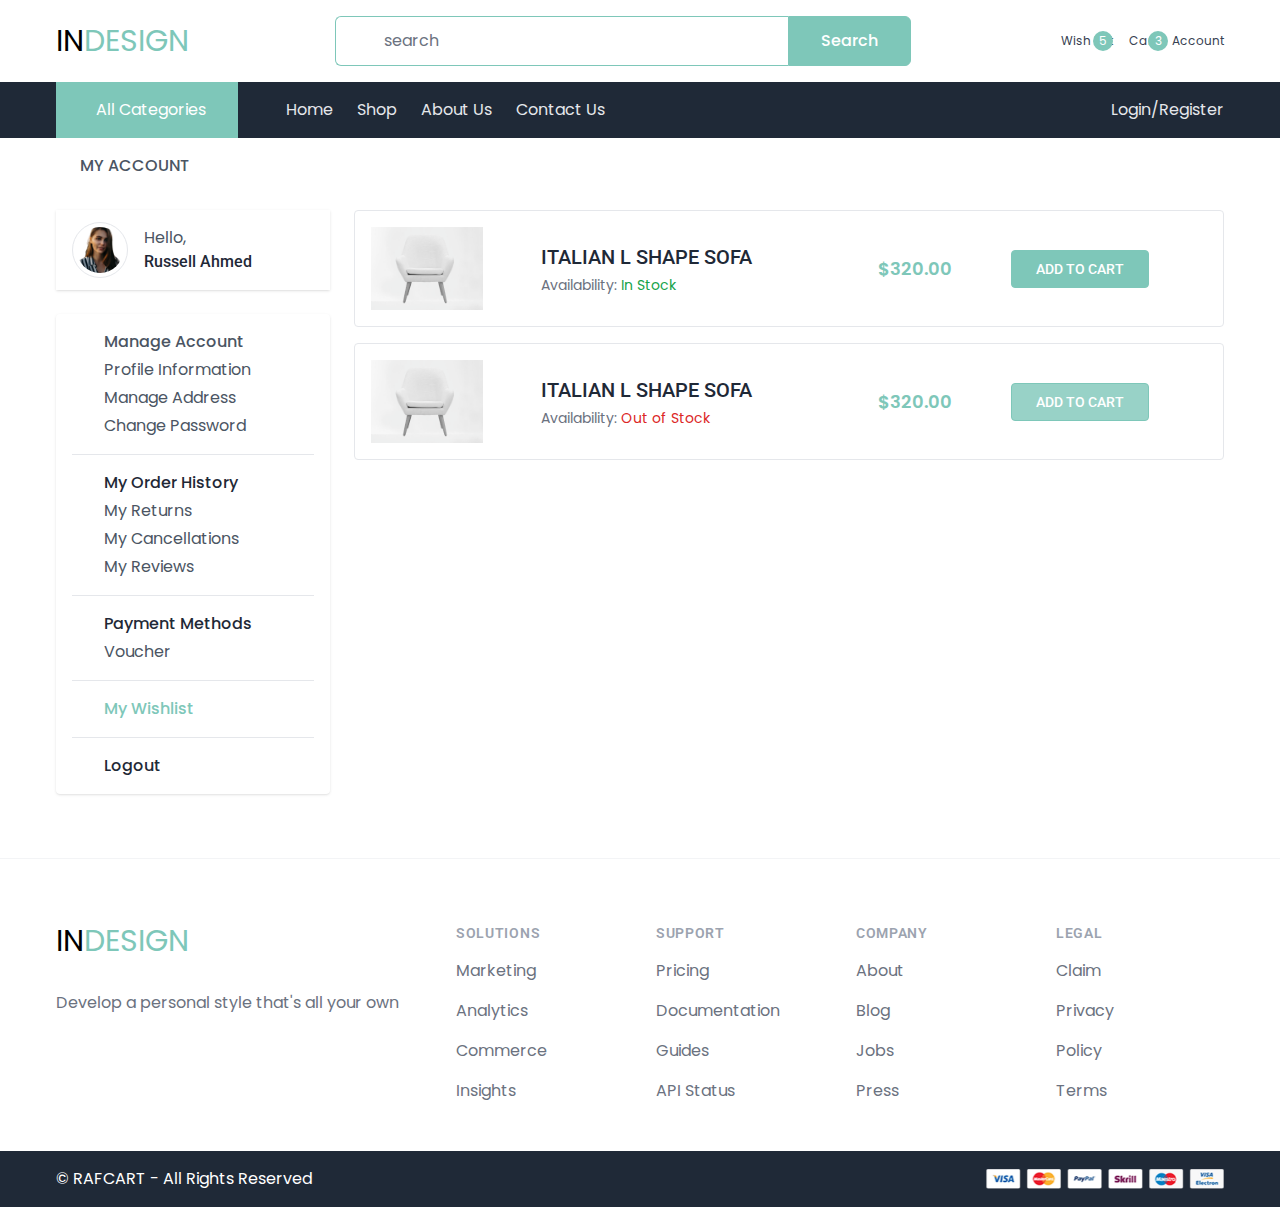
<file: wishlist.html>
<!DOCTYPE html>
<html lang="en">

<head>
    <meta charset="UTF-8">
    <meta http-equiv="X-UA-Compatible" content="IE=edge">
    <meta name="viewport" content="width=device-width, initial-scale=1.0">
    <title>INDESIGN</title>
    <link rel="stylesheet" href="https://cdnjs.cloudflare.com/ajax/libs/font-awesome/5.15.3/css/all.min.css"
        integrity="sha512-iBBXm8fW90+nuLcSKlbmrPcLa0OT92xO1BIsZ+ywDWZCvqsWgccV3gFoRBv0z+8dLJgyAHIhR35VZc2oM/gI1w=="
        crossorigin="anonymous" />
    <link rel="stylesheet" href="css/style.css">
</head>

<body>

    <!-- header -->
    <header class="py-4 shadow-sm bg-pink-100 lg:bg-white">
        <div class="container flex items-center justify-between">
            <!-- logo -->
            <a href="index.html" class="block w-32 text-3xl">
                IN<span class="text-primary">DESIGN</span>
            </a>
           
            <!-- logo end -->

            <!-- searchbar -->
            <div class="w-full xl:max-w-xl lg:max-w-lg lg:flex relative hidden">
                <span class="absolute left-4 top-3 text-lg text-gray-400">
                    <i class="fas fa-search"></i>
                </span>
                <input type="text"
                    class="pl-12 w-full border border-r-0 border-primary py-3 px-3 rounded-l-md focus:ring-primary focus:border-primary"
                    placeholder="search">
                <button type="submit"
                    class="bg-primary border border-primary text-white px-8 font-medium rounded-r-md hover:bg-transparent hover:text-primary transition">
                    Search
                </button>
            </div>
            <!-- searchbar end -->

            <!-- navicons -->
            <div class="space-x-4 flex items-center">
                <a href="wishlist.html" class="block text-center text-gray-700 hover:text-primary transition relative">
                    <span
                        class="absolute -right-0 -top-1 w-5 h-5 rounded-full flex items-center justify-center bg-primary text-white text-xs">5</span>
                    <div class="text-2xl">
                        <i class="far fa-heart"></i>
                    </div>
                    <div class="text-xs leading-3">Wish List</div>
                </a>
                <a href="cart.html"
                    class="lg:block text-center text-gray-700 hover:text-primary transition hidden relative">
                    <span
                        class="absolute -right-3 -top-1 w-5 h-5 rounded-full flex items-center justify-center bg-primary text-white text-xs">3</span>
                    <div class="text-2xl">
                        <i class="fas fa-shopping-bag"></i>
                    </div>
                    <div class="text-xs leading-3">Cart</div>
                </a>
                <a href="account.html" class="block text-center text-gray-700 hover:text-primary transition">
                    <div class="text-2xl">
                        <i class="far fa-user"></i>
                    </div>
                    <div class="text-xs leading-3">Account</div>
                </a>
            </div>
            <!-- navicons end -->

        </div>
    </header>
    <!-- header end -->

    <!-- navbar -->
    <nav class="bg-gray-800 hidden lg:block">
        <div class="container">
            <div class="flex">

                <!-- all category -->
                <div class="px-8 py-4 bg-primary flex items-center cursor-pointer group relative">
                    <span class="text-white">
                        <i class="fas fa-bars"></i>
                    </span>
                    <span class="capitalize ml-2 text-white">All categories</span>
                    <div
                        class="absolute left-0 top-full w-full divide-gray-300 divide-dashed divide-y bg-white shadow-md py-3 invisible opacity-0 group-hover:opacity-100 group-hover:visible transition duration-300 z-50">
                        <!-- single category -->
                        <a href="#" class="px-6 py-3 flex items-center border-gray-300 hover:bg-gray-100 transition">
                            <img src="images/icons/bed.svg" class="w-5 h-5 object-contain">
                            <span class="ml-6 text-gray-600 text-sm">Bedroom</span>
                        </a>
                        <!-- single category end -->
                        <!-- single category -->
                        <a href="#" class="px-6 py-3 flex items-center border-gray-300 hover:bg-gray-100 transition">
                            <img src="images/icons/sofa.svg" class="w-5 h-5 object-contain">
                            <span class="ml-6 text-gray-600 text-sm">Sofa</span>
                        </a>
                        <!-- single category end -->
                        <!-- single category -->
                        <a href="#" class="px-6 py-3 flex items-center border-gray-300 hover:bg-gray-100 transition">
                            <img src="images/icons/office.svg" class="w-5 h-5 object-contain">
                            <span class="ml-6 text-gray-600 text-sm">Office</span>
                        </a>
                        <!-- single category end -->
                        <!-- single category -->
                        <a href="#" class="px-6 py-3 flex items-center border-gray-300 hover:bg-gray-100 transition">
                            <img src="images/icons/terrace.svg" class="w-5 h-5 object-contain">
                            <span class="ml-6 text-gray-600 text-sm">Outdoor</span>
                        </a>
                        <!-- single category end -->
                        <!-- single category -->
                        <a href="#" class="px-6 py-3 flex items-center border-gray-300 hover:bg-gray-100 transition">
                            <img src="images/icons/bed-2.svg" class="w-5 h-5 object-contain">
                            <span class="ml-6 text-gray-600 text-sm">Mattress</span>
                        </a>
                        <!-- single category end -->
                        <!-- single category -->
                        <a href="#" class="px-6 py-3 flex items-center border-gray-300 hover:bg-gray-100 transition">
                            <img src="images/icons/restaurant.svg" class="w-5 h-5 object-contain">
                            <span class="ml-6 text-gray-600 text-sm">Sofa</span>
                        </a>
                        <!-- single category end -->
                    </div>
                </div>
                <!-- all category end -->

                <!-- nav menu -->
                <div class="flex items-center justify-between flex-grow pl-12">
                    <div class="flex items-center space-x-6 text-base capitalize">
                        <a href="index.html" class="text-gray-200 hover:text-white transition">Home</a>
                        <a href="shop.html" class="text-gray-200 hover:text-white transition">Shop</a>
                        <a href="#" class="text-gray-200 hover:text-white transition">About us</a>
                        <a href="#" class="text-gray-200 hover:text-white transition">Contact us</a>
                    </div>
                    <a href="login.html" class="ml-auto justify-self-end text-gray-200 hover:text-white transition">
                        Login/Register
                    </a>
                </div>
                <!-- nav menu end -->

            </div>
        </div>
    </nav>
    <!-- navbar end -->

    <!-- mobile menubar -->
    <div
        class="fixed w-full border-t border-gray-200 shadow-sm bg-white py-3 bottom-0 left-0 flex justify-around items-start px-6 lg:hidden z-40">
        <a href="javascript:void(0)" class="block text-center text-gray-700 hover:text-primary transition relative">
            <div class="text-2xl" id="menuBar">
                <i class="fas fa-bars"></i>
            </div>
            <div class="text-xs leading-3">Menu</div>
        </a>
        <a href="#" class="block text-center text-gray-700 hover:text-primary transition relative">
            <div class="text-2xl">
                <i class="fas fa-list-ul"></i>
            </div>
            <div class="text-xs leading-3">Category</div>
        </a>
        <a href="#" class="block text-center text-gray-700 hover:text-primary transition relative">
            <div class="text-2xl">
                <i class="fas fa-search"></i>
            </div>
            <div class="text-xs leading-3">Search</div>
        </a>
        <a href="cart.html" class="text-center text-gray-700 hover:text-primary transition relative">
            <span
                class="absolute -right-3 -top-1 w-5 h-5 rounded-full flex items-center justify-center bg-primary text-white text-xs">3</span>
            <div class="text-2xl">
                <i class="fas fa-shopping-bag"></i>
            </div>
            <div class="text-xs leading-3">Cart</div>
        </a>
    </div>
    <!-- mobile menu end -->

    <!-- mobile sidebar menu -->
    <div class="fixed left-0 top-0 w-full h-full z-50 bg-black bg-opacity-30 shadow hidden" id="mobileMenu">
        <div class="absolute left-0 top-0 w-72 h-full z-50 bg-white shadow">
            <div id="closeMenu"
                class="text-gray-400 hover:text-primary text-lg absolute right-3 top-3 cursor-pointer">
                <i class="fas fa-times"></i>
            </div>
            <!-- navlink -->
            <h3 class="text-xl font-semibold text-gray-700 mb-1 font-roboto pl-4 pt-4">Menu</h3>
            <div class="">
                <a href="index.html" class="block px-4 py-2 font-medium transition hover:bg-gray-100">
                    Home
                </a>
                <a href="shop.html" class="block px-4 py-2 font-medium transition hover:bg-gray-100">
                    Shop
                </a>
                <a href="#" class="block px-4 py-2 font-medium transition hover:bg-gray-100">
                    About Us
                </a>
                <roa href="#" class="block px-4 py-2 font-medium transition hover:bg-gray-100">
                    Contact Us
                </roa>
            </div>
            <!-- navlinks end -->
        </div>
    </div>
    <!-- mobile sidebar menu end -->

    <!-- breadcrum -->
    <div class="py-4 container flex gap-3 items-center">
        <a href="index.html" class="text-primary text-base">
            <i class="fas fa-home"></i>
        </a>
        <span class="text-sm text-gray-400"><i class="fas fa-chevron-right"></i></span>
        <p class="text-gray-600 font-medium uppercase">My Account</p>
    </div>
    <!-- breadcrum end -->

    <!-- account wrapper -->
    <div class="container lg:grid grid-cols-12 items-start gap-6 pt-4 pb-16">
        <!-- sidebar -->
        <div class="col-span-3">
            <!-- account profile -->
            <div class="px-4 py-3 shadow flex items-center gap-4">
                <div class="flex-shrink-0">
                    <img src="images/avatar.png" class="rounded-full w-14 h-14 p-1 border border-gray-200 object-cover">
                </div>
                <div>
                    <p class="text-gray-600">Hello,</p>
                    <h4 class="text-gray-800 capitalize font-medium">Russell Ahmed</h4>
                </div>
            </div>
            <!-- account profile end -->

            <!-- profile links -->
            <div class="mt-6 bg-white shadow rounded p-4 divide-y divide-gray-200 space-y-4 text-gray-600">
                <!-- single link -->
                <div class="space-y-1 pl-8">
                    <a href="account.html"
                        class="relative text-base font-medium capitalize hover:text-primary transition block">
                        Manage account
                        <span class="absolute -left-8 top-0 text-base">
                            <i class="far fa-address-card"></i>
                        </span>
                    </a>
                    <a href="profile-info.html" class="hover:text-primary transition capitalize block">Profile
                        information</a>
                    <a href="manage-address.html" class="hover:text-primary transition capitalize block">Manage
                        address</a>
                    <a href="change-password.html" class="hover:text-primary transition capitalize block">change
                        password</a>
                </div>
                <!-- single link end -->
                <!-- single link -->
                <div class="space-y-1 pl-8 pt-4">
                    <a href="#"
                        class="relative medium capitalize text-gray-800 font-medium hover:text-primary transition block">
                        My order history
                        <span class="absolute -left-8 top-0 text-base">
                            <i class="fas fa-gift"></i>
                        </span>
                    </a>
                    <a href="#" class="hover:text-primary transition block capitalize">my returns</a>
                    <a href="#" class="hover:text-primary transition block capitalize">my cancellations</a>
                    <a href="#" class="hover:text-primary transition block capitalize">my reviews</a>
                </div>
                <!-- single link end -->
                <!-- single link -->
                <div class="space-y-1 pl-8 pt-4">
                    <a href="#"
                        class="relative medium capitalize text-gray-800 font-medium hover:text-primary transition block">
                        Payment methods
                        <span class="absolute -left-8 top-0 text-base">
                            <i class="far fa-credit-card"></i>
                        </span>
                    </a>
                    <a href="#" class="hover:text-primary transition block capitalize">Voucher</a>
                </div>
                <!-- single link end -->
                <!-- single link -->
                <div class="pl-8 pt-4">
                    <a href="wishlist.html"
                        class="relative medium capitalize font-medium hover:text-primary transition block text-primary">
                        my wishlist
                        <span class="absolute -left-8 top-0 text-base">
                            <i class="far fa-heart"></i>
                        </span>
                    </a>
                </div>
                <!-- single link end -->
                <!-- single link -->
                <div class="pl-8 pt-4">
                    <a href="#"
                        class="relative medium capitalize text-gray-800 font-medium hover:text-primary transition block">
                        logout
                        <span class="absolute -left-8 top-0 text-base">
                            <i class="fas fa-sign-out-alt"></i>
                        </span>
                    </a>
                </div>
                <!-- single link end -->
            </div>
            <!-- profile links end -->
        </div>
        <!-- sidebar end -->

        <!-- account content -->
        <div class="col-span-9 mt-6 lg:mt-0 space-y-4">
            <!-- single wishlist -->
            <div
                class="flex items-center md:justify-between gap-4 md:gap-6 p-4 border border-gray-200 rounded flex-wrap md:flex-nowrap">
                <!-- cart image -->
                <div class="w-28 flex-shrink-0">
                    <img src="images/products/product9.png"  class="w-full">
                </div>
                <!-- cart image end -->
                <!-- cart content -->
                <div class="md:w-1/3 w-full">
                    <h2 class="text-gray-800 mb-1 xl:text-xl textl-lg font-medium uppercase">
                        Italian L Shape Sofa
                    </h2>
                    <p class="text-gray-500 text-sm">Availability: <span class="text-green-600">In Stock</span></p>
                </div>
                <!-- cart content end -->
                <div class="">
                    <p class="text-primary text-lg font-semibold">$320.00</p>
                </div>
                <a href="#"
                    class="ml-auto md:ml-0 block px-6 py-2 text-center text-sm text-white bg-primary border border-primary rounded hover:bg-transparent hover:text-primary transition uppercase font-roboto font-medium">
                    Add to cart
                </a>
                <div class="text-gray-600 hover:text-primary cursor-pointer">
                    <i class="fas fa-trash"></i>
                </div>
            </div>
            <!-- single wishlist end -->
            <!-- single wishlist -->
            <div
                class="flex items-center md:justify-between gap-4 md:gap-6 p-4 border border-gray-200 rounded flex-wrap md:flex-nowrap">
                <!-- cart image -->
                <div class="w-28 flex-shrink-0">
                    <img src="images/products/product9.png"  class="w-full">
                </div>
                <!-- cart image end -->
                <!-- cart content -->
                <div class="md:w-1/3 w-full">
                    <h2 class="text-gray-800 mb-1 xl:text-xl textl-lg font-medium uppercase">
                        Italian L Shape Sofa
                    </h2>
                    <p class="text-gray-500 text-sm">Availability: <span class="text-red-600">Out of Stock</span></p>
                </div>
                <!-- cart content end -->
                <div class="">
                    <p class="text-primary text-lg font-semibold">$320.00</p>
                </div>
                <a href="#"
                    class="ml-auto md:ml-0 block px-6 py-2 text-center text-sm text-white bg-primary border border-primary rounded 
                    uppercase font-roboto font-medium cursor-not-allowed bg-opacity-80">
                    Add to cart
                </a>
                <div class="text-gray-600 hover:text-primary cursor-pointer">
                    <i class="fas fa-trash"></i>
                </div>
            </div>
            <!-- single wishlist end -->
        </div>
        <!-- account content end -->
    </div>
    <!-- account wrapper end -->

    <!-- footer -->
    <footer class="bg-white pt-16 pb-12 border-t border-gray-100">
        <div class="container">
            <div class="xl:grid xl:grid-cols-3 xl:gap-8">
                <!-- footer text -->
                <div class="space-y-8 xl:col-span-1">
                    <a href="index.html" class="block w-32 text-3xl">
                        IN<span class="text-primary">DESIGN</span>
                    </a>
                    <p class="text-gray-500 text-base">
                        Develop a personal style that's all your own 
                    </p>
                    <div class="flex space-x-6">
                        <a href="#" class="text-gray-400 hover:text-gray-500">
                            <i class="fab fa-facebook-f"></i>
                        </a>
                        <a href="#" class="text-gray-400 hover:text-gray-500">
                            <i class="fab fa-twitter"></i>
                        </a>
                        <a href="#" class="text-gray-400 hover:text-gray-500">
                            <i class="fab fa-instagram"></i>
                        </a>
                        <a href="#" class="text-gray-400 hover:text-gray-500">
                            <i class="fab fa-linkedin-in"></i>
                        </a>
                    </div>
                </div>
                <!-- footer text end -->
                <!-- footer links -->
                <div class="mt-12 grid grid-cols-2 gap-8 xl:mt-0 xl:col-span-2">
                    <div class="md:grid md:grid-cols-2 md:gap-8">
                        <div>
                            <h3 class="text-sm font-semibold text-gray-400 tracking-wider uppercase">
                                Solutions
                            </h3>
                            <div class="mt-4 space-y-4">
                                <a href="#" class="text-base text-gray-500 hover:text-gray-900 block">
                                    Marketing
                                </a>
                                <a href="#" class="text-base text-gray-500 hover:text-gray-900 block">
                                    Analytics
                                </a>
                                <a href="#" class="text-base text-gray-500 hover:text-gray-900 block">
                                    Commerce
                                </a>
                                <a href="#" class="text-base text-gray-500 hover:text-gray-900 block">
                                    Insights
                                </a>
                            </div>
                        </div>
                        <div class="mt-12 md:mt-0">
                            <h3 class="text-sm font-semibold text-gray-400 tracking-wider uppercase">
                                Support
                            </h3>
                            <div class="mt-4 space-y-4">
                                <a href="#" class="text-base text-gray-500 hover:text-gray-900 block">
                                    Pricing
                                </a>
                                <a href="#" class="text-base text-gray-500 hover:text-gray-900 block">
                                    Documentation
                                </a>
                                <a href="#" class="text-base text-gray-500 hover:text-gray-900 block">
                                    Guides
                                </a>
                                <a href="#" class="text-base text-gray-500 hover:text-gray-900 block">
                                    API Status
                                </a>
                            </div>
                        </div>
                    </div>
                    <div class="md:grid md:grid-cols-2 md:gap-8">
                        <div>
                            <h3 class="text-sm font-semibold text-gray-400 tracking-wider uppercase">
                                Company
                            </h3>
                            <div class="mt-4 space-y-4">
                                <a href="#" class="text-base text-gray-500 hover:text-gray-900 block">
                                    About
                                </a>
                                <a href="#" class="text-base text-gray-500 hover:text-gray-900 block">
                                    Blog
                                </a>
                                <a href="#" class="text-base text-gray-500 hover:text-gray-900 block">
                                    Jobs
                                </a>
                                <a href="#" class="text-base text-gray-500 hover:text-gray-900 block">
                                    Press
                                </a>
                            </div>
                        </div>
                        <div class="mt-12 md:mt-0">
                            <h3 class="text-sm font-semibold text-gray-400 tracking-wider uppercase">
                                Legal
                            </h3>
                            <div class="mt-4 space-y-4">
                                <a href="#" class="text-base text-gray-500 hover:text-gray-900 block">
                                    Claim
                                </a>
                                <a href="#" class="text-base text-gray-500 hover:text-gray-900 block">
                                    Privacy
                                </a>
                                <a href="#" class="text-base text-gray-500 hover:text-gray-900 block">
                                    Policy
                                </a>
                                <a href="#" class="text-base text-gray-500 hover:text-gray-900 block">
                                    Terms
                                </a>
                            </div>
                        </div>
                    </div>
                </div>
                <!-- footer links end -->
            </div>
        </div>
    </footer>
    <!-- footer end -->

    <!-- copyright -->
    <div class="bg-gray-800 py-4">
        <div class="container flex items-center justify-between">
            <p class="text-white">© RAFCART - All Rights Reserved</p>
            <div>
                <img src="images/methods.png" class="h-5">
            </div>
        </div>
    </div>
    <!-- copyright end -->
    
    <script>
        let menuBar = document.querySelector('#menuBar')
        let mobileMenu = document.querySelector('#mobileMenu')
        let closeMenu = document.querySelector('#closeMenu')

        menuBar.addEventListener('click', function(){
            mobileMenu.classList.remove('hidden')
        })

        closeMenu.addEventListener('click', function(){
            mobileMenu.classList.add('hidden')
        })
    </script>
</body>

</html>
</file>
<file: css/style.css>
@import url("https://fonts.googleapis.com/css2?family=Poppins:wght@400;500;600;700&family=Roboto:wght@400;500;700&display=swap");

/*! tailwindcss v3.1.4 | MIT License | https://tailwindcss.com*/
*,
:after,
:before {
  border: 0 solid #e5e7eb;
  box-sizing: border-box;
}
:after,
:before {
  --tw-content: "";
}
html {
  -webkit-text-size-adjust: 100%;
  font-family: ui-sans-serif, system-ui, -apple-system, BlinkMacSystemFont,
    Segoe UI, Roboto, Helvetica Neue, Arial, Noto Sans, sans-serif,
    Apple Color Emoji, Segoe UI Emoji, Segoe UI Symbol, Noto Color Emoji;
  line-height: 1.5;
  -moz-tab-size: 4;
  -o-tab-size: 4;
  tab-size: 4;
}
body {
  line-height: inherit;
  margin: 0;
}
hr {
  border-top-width: 1px;
  color: inherit;
  height: 0;
}
abbr:where([title]) {
  -webkit-text-decoration: underline dotted;
  text-decoration: underline dotted;
}
h1,
h2,
h3,
h4,
h5,
h6 {
  font-size: inherit;
  font-weight: inherit;
}
a {
  color: inherit;
  text-decoration: inherit;
}
b,
strong {
  font-weight: bolder;
}
code,
kbd,
pre,
samp {
  font-family: ui-monospace, SFMono-Regular, Menlo, Monaco, Consolas,
    Liberation Mono, Courier New, monospace;
  font-size: 1em;
}
small {
  font-size: 80%;
}
sub,
sup {
  font-size: 75%;
  line-height: 0;
  position: relative;
  vertical-align: baseline;
}
sub {
  bottom: -0.25em;
}
sup {
  top: -0.5em;
}
table {
  border-collapse: collapse;
  border-color: inherit;
  text-indent: 0;
}
button,
input,
optgroup,
select,
textarea {
  color: inherit;
  font-family: inherit;
  font-size: 100%;
  font-weight: inherit;
  line-height: inherit;
  margin: 0;
  padding: 0;
}
button,
select {
  text-transform: none;
}
[type="button"],
[type="reset"],
[type="submit"],
button {
  -webkit-appearance: button;
  background-color: transparent;
  background-image: none;
}
:-moz-focusring {
  outline: auto;
}
:-moz-ui-invalid {
  box-shadow: none;
}
progress {
  vertical-align: baseline;
}
::-webkit-inner-spin-button,
::-webkit-outer-spin-button {
  height: auto;
}
[type="search"] {
  -webkit-appearance: textfield;
  outline-offset: -2px;
}
::-webkit-search-decoration {
  -webkit-appearance: none;
}
::-webkit-file-upload-button {
  -webkit-appearance: button;
  font: inherit;
}
summary {
  display: list-item;
}
blockquote,
dd,
dl,
figure,
h1,
h2,
h3,
h4,
h5,
h6,
hr,
p,
pre {
  margin: 0;
}
fieldset {
  margin: 0;
}
fieldset,
legend {
  padding: 0;
}
menu,
ol,
ul {
  list-style: none;
  margin: 0;
  padding: 0;
}
textarea {
  resize: vertical;
}
input::-moz-placeholder,
textarea::-moz-placeholder {
  color: #9ca3af;
  opacity: 1;
}
input::placeholder,
textarea::placeholder {
  color: #9ca3af;
  opacity: 1;
}
[role="button"],
button {
  cursor: pointer;
}
:disabled {
  cursor: default;
}
audio,
canvas,
embed,
iframe,
img,
object,
svg,
video {
  display: block;
  vertical-align: middle;
}
img,
video {
  height: auto;
  max-width: 100%;
}
[multiple],
[type="date"],
[type="datetime-local"],
[type="email"],
[type="month"],
[type="number"],
[type="password"],
[type="search"],
[type="tel"],
[type="text"],
[type="time"],
[type="url"],
[type="week"],
select,
textarea {
  --tw-shadow: 0 0 #0000;
  -webkit-appearance: none;
  -moz-appearance: none;
  appearance: none;
  background-color: #fff;
  border-color: #6b7280;
  border-radius: 0;
  border-width: 1px;
  font-size: 1rem;
  line-height: 1.5rem;
  padding: 0.5rem 0.75rem;
}
[multiple]:focus,
[type="date"]:focus,
[type="datetime-local"]:focus,
[type="email"]:focus,
[type="month"]:focus,
[type="number"]:focus,
[type="password"]:focus,
[type="search"]:focus,
[type="tel"]:focus,
[type="text"]:focus,
[type="time"]:focus,
[type="url"]:focus,
[type="week"]:focus,
select:focus,
textarea:focus {
  --tw-ring-inset: var(--tw-empty, /*!*/ /*!*/);
  --tw-ring-offset-width: 0px;
  --tw-ring-offset-color: #fff;
  --tw-ring-color: #2563eb;
  --tw-ring-offset-shadow: var(--tw-ring-inset) 0 0 0
    var(--tw-ring-offset-width) var(--tw-ring-offset-color);
  --tw-ring-shadow: var(--tw-ring-inset) 0 0 0
    calc(1px + var(--tw-ring-offset-width)) var(--tw-ring-color);
  border-color: #2563eb;
  box-shadow: var(--tw-ring-offset-shadow), var(--tw-ring-shadow),
    var(--tw-shadow);
  outline: 2px solid transparent;
  outline-offset: 2px;
}
input::-moz-placeholder,
textarea::-moz-placeholder {
  color: #6b7280;
  opacity: 1;
}
input::placeholder,
textarea::placeholder {
  color: #6b7280;
  opacity: 1;
}
::-webkit-datetime-edit-fields-wrapper {
  padding: 0;
}
::-webkit-date-and-time-value {
  min-height: 1.5em;
}
::-webkit-datetime-edit,
::-webkit-datetime-edit-day-field,
::-webkit-datetime-edit-hour-field,
::-webkit-datetime-edit-meridiem-field,
::-webkit-datetime-edit-millisecond-field,
::-webkit-datetime-edit-minute-field,
::-webkit-datetime-edit-month-field,
::-webkit-datetime-edit-second-field,
::-webkit-datetime-edit-year-field {
  padding-bottom: 0;
  padding-top: 0;
}
select {
  color-adjust: exact;
  background-image: url("data:image/svg+xml;charset=utf-8,%3Csvg xmlns='http://www.w3.org/2000/svg' fill='none' viewBox='0 0 20 20'%3E%3Cpath stroke='%236b7280' stroke-linecap='round' stroke-linejoin='round' stroke-width='1.5' d='m6 8 4 4 4-4'/%3E%3C/svg%3E");
  background-position: right 0.5rem center;
  background-repeat: no-repeat;
  background-size: 1.5em 1.5em;
  padding-right: 2.5rem;
  -webkit-print-color-adjust: exact;
  print-color-adjust: exact;
}
[multiple] {
  color-adjust: unset;
  background-image: none;
  background-position: 0 0;
  background-repeat: unset;
  background-size: initial;
  padding-right: 0.75rem;
  -webkit-print-color-adjust: unset;
  print-color-adjust: unset;
}
[type="checkbox"],
[type="radio"] {
  color-adjust: exact;
  --tw-shadow: 0 0 #0000;
  -webkit-appearance: none;
  -moz-appearance: none;
  appearance: none;
  background-color: #fff;
  background-origin: border-box;
  border-color: #6b7280;
  border-width: 1px;
  color: #2563eb;
  display: inline-block;
  flex-shrink: 0;
  height: 1rem;
  padding: 0;
  -webkit-print-color-adjust: exact;
  print-color-adjust: exact;
  -webkit-user-select: none;
  -moz-user-select: none;
  user-select: none;
  vertical-align: middle;
  width: 1rem;
}
[type="checkbox"] {
  border-radius: 0;
}
[type="radio"] {
  border-radius: 100%;
}
[type="checkbox"]:focus,
[type="radio"]:focus {
  --tw-ring-inset: var(--tw-empty, /*!*/ /*!*/);
  --tw-ring-offset-width: 2px;
  --tw-ring-offset-color: #fff;
  --tw-ring-color: #2563eb;
  --tw-ring-offset-shadow: var(--tw-ring-inset) 0 0 0
    var(--tw-ring-offset-width) var(--tw-ring-offset-color);
  --tw-ring-shadow: var(--tw-ring-inset) 0 0 0
    calc(2px + var(--tw-ring-offset-width)) var(--tw-ring-color);
  box-shadow: var(--tw-ring-offset-shadow), var(--tw-ring-shadow),
    var(--tw-shadow);
  outline: 2px solid transparent;
  outline-offset: 2px;
}
[type="checkbox"]:checked,
[type="radio"]:checked {
  background-color: currentColor;
  background-position: 50%;
  background-repeat: no-repeat;
  background-size: 100% 100%;
  border-color: transparent;
}
[type="checkbox"]:checked {
  background-image: url("data:image/svg+xml;charset=utf-8,%3Csvg viewBox='0 0 16 16' fill='%23fff' xmlns='http://www.w3.org/2000/svg'%3E%3Cpath d='M12.207 4.793a1 1 0 0 1 0 1.414l-5 5a1 1 0 0 1-1.414 0l-2-2a1 1 0 0 1 1.414-1.414L6.5 9.086l4.293-4.293a1 1 0 0 1 1.414 0z'/%3E%3C/svg%3E");
}
[type="radio"]:checked {
  background-image: url("data:image/svg+xml;charset=utf-8,%3Csvg viewBox='0 0 16 16' fill='%23fff' xmlns='http://www.w3.org/2000/svg'%3E%3Ccircle cx='8' cy='8' r='3'/%3E%3C/svg%3E");
}
[type="checkbox"]:checked:focus,
[type="checkbox"]:checked:hover,
[type="radio"]:checked:focus,
[type="radio"]:checked:hover {
  background-color: currentColor;
  border-color: transparent;
}
[type="checkbox"]:indeterminate {
  background-color: currentColor;
  background-image: url("data:image/svg+xml;charset=utf-8,%3Csvg xmlns='http://www.w3.org/2000/svg' fill='none' viewBox='0 0 16 16'%3E%3Cpath stroke='%23fff' stroke-linecap='round' stroke-linejoin='round' stroke-width='2' d='M4 8h8'/%3E%3C/svg%3E");
  background-position: 50%;
  background-repeat: no-repeat;
  background-size: 100% 100%;
  border-color: transparent;
}
[type="checkbox"]:indeterminate:focus,
[type="checkbox"]:indeterminate:hover {
  background-color: currentColor;
  border-color: transparent;
}
[type="file"] {
  background: unset;
  border-color: inherit;
  border-radius: 0;
  border-width: 0;
  font-size: unset;
  line-height: inherit;
  padding: 0;
}
[type="file"]:focus {
  outline: 1px solid ButtonText;
  outline: 1px auto -webkit-focus-ring-color;
}
body {
  font-family: Poppins, sans-serif;
}
h1,
h2,
h3,
h4,
h5,
h6 {
  font-family: Roboto, sans-serif;
}
*,
:after,
:before {
  --tw-border-spacing-x: 0;
  --tw-border-spacing-y: 0;
  --tw-translate-x: 0;
  --tw-translate-y: 0;
  --tw-rotate: 0;
  --tw-skew-x: 0;
  --tw-skew-y: 0;
  --tw-scale-x: 1;
  --tw-scale-y: 1;
  --tw-pan-x: ;
  --tw-pan-y: ;
  --tw-pinch-zoom: ;
  --tw-scroll-snap-strictness: proximity;
  --tw-ordinal: ;
  --tw-slashed-zero: ;
  --tw-numeric-figure: ;
  --tw-numeric-spacing: ;
  --tw-numeric-fraction: ;
  --tw-ring-inset: ;
  --tw-ring-offset-width: 0px;
  --tw-ring-offset-color: #fff;
  --tw-ring-color: rgba(59, 130, 246, 0.5);
  --tw-ring-offset-shadow: 0 0 #0000;
  --tw-ring-shadow: 0 0 #0000;
  --tw-shadow: 0 0 #0000;
  --tw-shadow-colored: 0 0 #0000;
  --tw-blur: ;
  --tw-brightness: ;
  --tw-contrast: ;
  --tw-grayscale: ;
  --tw-hue-rotate: ;
  --tw-invert: ;
  --tw-saturate: ;
  --tw-sepia: ;
  --tw-drop-shadow: ;
  --tw-backdrop-blur: ;
  --tw-backdrop-brightness: ;
  --tw-backdrop-contrast: ;
  --tw-backdrop-grayscale: ;
  --tw-backdrop-hue-rotate: ;
  --tw-backdrop-invert: ;
  --tw-backdrop-opacity: ;
  --tw-backdrop-saturate: ;
  --tw-backdrop-sepia: ;
}
::-webkit-backdrop {
  --tw-border-spacing-x: 0;
  --tw-border-spacing-y: 0;
  --tw-translate-x: 0;
  --tw-translate-y: 0;
  --tw-rotate: 0;
  --tw-skew-x: 0;
  --tw-skew-y: 0;
  --tw-scale-x: 1;
  --tw-scale-y: 1;
  --tw-pan-x: ;
  --tw-pan-y: ;
  --tw-pinch-zoom: ;
  --tw-scroll-snap-strictness: proximity;
  --tw-ordinal: ;
  --tw-slashed-zero: ;
  --tw-numeric-figure: ;
  --tw-numeric-spacing: ;
  --tw-numeric-fraction: ;
  --tw-ring-inset: ;
  --tw-ring-offset-width: 0px;
  --tw-ring-offset-color: #fff;
  --tw-ring-color: rgba(59, 130, 246, 0.5);
  --tw-ring-offset-shadow: 0 0 #0000;
  --tw-ring-shadow: 0 0 #0000;
  --tw-shadow: 0 0 #0000;
  --tw-shadow-colored: 0 0 #0000;
  --tw-blur: ;
  --tw-brightness: ;
  --tw-contrast: ;
  --tw-grayscale: ;
  --tw-hue-rotate: ;
  --tw-invert: ;
  --tw-saturate: ;
  --tw-sepia: ;
  --tw-drop-shadow: ;
  --tw-backdrop-blur: ;
  --tw-backdrop-brightness: ;
  --tw-backdrop-contrast: ;
  --tw-backdrop-grayscale: ;
  --tw-backdrop-hue-rotate: ;
  --tw-backdrop-invert: ;
  --tw-backdrop-opacity: ;
  --tw-backdrop-saturate: ;
  --tw-backdrop-sepia: ;
}
::backdrop {
  --tw-border-spacing-x: 0;
  --tw-border-spacing-y: 0;
  --tw-translate-x: 0;
  --tw-translate-y: 0;
  --tw-rotate: 0;
  --tw-skew-x: 0;
  --tw-skew-y: 0;
  --tw-scale-x: 1;
  --tw-scale-y: 1;
  --tw-pan-x: ;
  --tw-pan-y: ;
  --tw-pinch-zoom: ;
  --tw-scroll-snap-strictness: proximity;
  --tw-ordinal: ;
  --tw-slashed-zero: ;
  --tw-numeric-figure: ;
  --tw-numeric-spacing: ;
  --tw-numeric-fraction: ;
  --tw-ring-inset: ;
  --tw-ring-offset-width: 0px;
  --tw-ring-offset-color: #fff;
  --tw-ring-color: rgba(59, 130, 246, 0.5);
  --tw-ring-offset-shadow: 0 0 #0000;
  --tw-ring-shadow: 0 0 #0000;
  --tw-shadow: 0 0 #0000;
  --tw-shadow-colored: 0 0 #0000;
  --tw-blur: ;
  --tw-brightness: ;
  --tw-contrast: ;
  --tw-grayscale: ;
  --tw-hue-rotate: ;
  --tw-invert: ;
  --tw-saturate: ;
  --tw-sepia: ;
  --tw-drop-shadow: ;
  --tw-backdrop-blur: ;
  --tw-backdrop-brightness: ;
  --tw-backdrop-contrast: ;
  --tw-backdrop-grayscale: ;
  --tw-backdrop-hue-rotate: ;
  --tw-backdrop-invert: ;
  --tw-backdrop-opacity: ;
  --tw-backdrop-saturate: ;
  --tw-backdrop-sepia: ;
}
.container {
  margin-left: auto;
  margin-right: auto;
  padding-left: 1rem;
  padding-right: 1rem;
  width: 100%;
}
@media (min-width: 475px) {
  .container {
    max-width: 475px;
  }
}
@media (min-width: 576px) {
  .container {
    max-width: 576px;
  }
}
@media (min-width: 768px) {
  .container {
    max-width: 768px;
  }
}
@media (min-width: 992px) {
  .container {
    max-width: 992px;
  }
}
@media (min-width: 1200px) {
  .container {
    max-width: 1200px;
  }
}
.size-selector input:checked + label {
  --tw-bg-opacity: 1;
  --tw-text-opacity: 1;
  background-color: rgb(126 199 185 / var(--tw-bg-opacity));
  color: rgb(255 255 255 / var(--tw-text-opacity));
}
.color-selector input:checked + label {
  --tw-ring-offset-shadow: var(--tw-ring-inset) 0 0 0
    var(--tw-ring-offset-width) var(--tw-ring-offset-color);
  --tw-ring-shadow: var(--tw-ring-inset) 0 0 0
    calc(2px + var(--tw-ring-offset-width)) var(--tw-ring-color);
  --tw-ring-opacity: 1;
  --tw-ring-color: rgb(126 199 185 / var(--tw-ring-opacity));
  box-shadow: var(--tw-ring-offset-shadow), var(--tw-ring-shadow),
    var(--tw-shadow, 0 0 #0000);
}
.input-box {
  --tw-border-opacity: 1;
  --tw-text-opacity: 1;
  border-color: rgb(209 213 219 / var(--tw-border-opacity));
  border-radius: 0.25rem;
  border-width: 1px;
  color: rgb(75 85 99 / var(--tw-text-opacity));
  display: block;
  font-size: 0.875rem;
  line-height: 1.25rem;
  padding: 0.75rem 1rem;
  width: 100%;
}
.input-box::-moz-placeholder {
  --tw-placeholder-opacity: 1;
  color: rgb(156 163 175 / var(--tw-placeholder-opacity));
}
.input-box::placeholder {
  --tw-placeholder-opacity: 1;
  color: rgb(156 163 175 / var(--tw-placeholder-opacity));
}
.input-box:focus {
  --tw-border-opacity: 1;
  --tw-ring-offset-shadow: var(--tw-ring-inset) 0 0 0
    var(--tw-ring-offset-width) var(--tw-ring-offset-color);
  --tw-ring-shadow: var(--tw-ring-inset) 0 0 0 calc(var(--tw-ring-offset-width))
    var(--tw-ring-color);
  border-color: rgb(126 199 185 / var(--tw-border-opacity));
  box-shadow: var(--tw-ring-offset-shadow), var(--tw-ring-shadow),
    var(--tw-shadow, 0 0 #0000);
}
.invisible {
  visibility: hidden;
}
.fixed {
  position: fixed;
}
.absolute {
  position: absolute;
}
.relative {
  position: relative;
}
.inset-0 {
  bottom: 0;
  left: 0;
  right: 0;
  top: 0;
}
.left-4 {
  left: 1rem;
}
.top-3 {
  top: 0.75rem;
}
.-right-0 {
  right: 0;
}
.-top-1 {
  top: -0.25rem;
}
.-right-3 {
  right: -0.75rem;
}
.left-0 {
  left: 0;
}
.top-full {
  top: 100%;
}
.bottom-0 {
  bottom: 0;
}
.top-0 {
  top: 0;
}
.right-3 {
  right: 0.75rem;
}
.-left-8 {
  left: -2rem;
}
.top-16 {
  top: 4rem;
}
.right-0 {
  right: 0;
}
.z-50 {
  z-index: 50;
}
.z-40 {
  z-index: 40;
}
.z-10 {
  z-index: 10;
}
.col-span-3 {
  grid-column: span 3 / span 3;
}
.col-span-9 {
  grid-column: span 9 / span 9;
}
.col-span-1 {
  grid-column: span 1 / span 1;
}
.my-3 {
  margin-bottom: 0.75rem;
  margin-top: 0.75rem;
}
.mx-auto {
  margin-left: auto;
  margin-right: auto;
}
.mx-3 {
  margin-left: 0.75rem;
  margin-right: 0.75rem;
}
.ml-2 {
  margin-left: 0.5rem;
}
.ml-6 {
  margin-left: 1.5rem;
}
.ml-auto {
  margin-left: auto;
}
.mb-1 {
  margin-bottom: 0.25rem;
}
.mt-6 {
  margin-top: 1.5rem;
}
.mb-4 {
  margin-bottom: 1rem;
}
.mt-12 {
  margin-top: 3rem;
}
.mt-4 {
  margin-top: 1rem;
}
.mr-16 {
  margin-right: 4rem;
}
.mb-3 {
  margin-bottom: 0.75rem;
}
.mb-5 {
  margin-bottom: 1.25rem;
}
.mb-2 {
  margin-bottom: 0.5rem;
}
.mt-1 {
  margin-top: 0.25rem;
}
.mt-2 {
  margin-top: 0.5rem;
}
.ml-3 {
  margin-left: 0.75rem;
}
.mb-6 {
  margin-bottom: 1.5rem;
}
.mb-8 {
  margin-bottom: 2rem;
}
.mt-10 {
  margin-top: 2.5rem;
}
.mr-3 {
  margin-right: 0.75rem;
}
.mr-2 {
  margin-right: 0.5rem;
}
.block {
  display: block;
}
.inline-block {
  display: inline-block;
}
.flex {
  display: flex;
}
.table {
  display: table;
}
.grid {
  display: grid;
}
.hidden {
  display: none;
}
.h-5 {
  height: 1.25rem;
}
.h-full {
  height: 100%;
}
.h-14 {
  height: 3.5rem;
}
.h-8 {
  height: 2rem;
}
.h-3 {
  height: 0.75rem;
}
.h-12 {
  height: 3rem;
}
.h-9 {
  height: 2.25rem;
}
.h-6 {
  height: 1.5rem;
}
.w-32 {
  width: 8rem;
}
.w-full {
  width: 100%;
}
.w-5 {
  width: 1.25rem;
}
.w-72 {
  width: 18rem;
}
.w-14 {
  width: 3.5rem;
}
.w-8 {
  width: 2rem;
}
.w-10 {
  width: 2.5rem;
}
.w-3 {
  width: 0.75rem;
}
.w-9 {
  width: 2.25rem;
}
.w-1\/2 {
  width: 50%;
}
.w-16 {
  width: 4rem;
}
.w-6 {
  width: 1.5rem;
}
.w-44 {
  width: 11rem;
}
.w-max {
  width: -webkit-max-content;
  width: -moz-max-content;
  width: max-content;
}
.w-40 {
  width: 10rem;
}
.w-28 {
  width: 7rem;
}
.max-w-sm {
  max-width: 24rem;
}
.max-w-lg {
  max-width: 32rem;
}
.max-w-3xl {
  max-width: 48rem;
}
.flex-shrink-0 {
  flex-shrink: 0;
}
.flex-grow {
  flex-grow: 1;
}
.table-auto {
  table-layout: auto;
}
.border-collapse {
  border-collapse: collapse;
}
.cursor-pointer {
  cursor: pointer;
}
.cursor-not-allowed {
  cursor: not-allowed;
}
.select-none {
  -webkit-user-select: none;
  -moz-user-select: none;
  user-select: none;
}
.grid-cols-12 {
  grid-template-columns: repeat(12, minmax(0, 1fr));
}
.grid-cols-2 {
  grid-template-columns: repeat(2, minmax(0, 1fr));
}
.grid-cols-5 {
  grid-template-columns: repeat(5, minmax(0, 1fr));
}
.flex-wrap {
  flex-wrap: wrap;
}
.items-start {
  align-items: flex-start;
}
.items-center {
  align-items: center;
}
.items-baseline {
  align-items: baseline;
}
.justify-center {
  justify-content: center;
}
.justify-between {
  justify-content: space-between;
}
.justify-around {
  justify-content: space-around;
}
.gap-3 {
  gap: 0.75rem;
}
.gap-6 {
  gap: 1.5rem;
}
.gap-4 {
  gap: 1rem;
}
.gap-8 {
  gap: 2rem;
}
.gap-5 {
  gap: 1.25rem;
}
.gap-2 {
  gap: 0.5rem;
}
.gap-1 {
  gap: 0.25rem;
}
.space-x-4 > :not([hidden]) ~ :not([hidden]) {
  --tw-space-x-reverse: 0;
  margin-left: calc(1rem * (1 - var(--tw-space-x-reverse)));
  margin-right: calc(1rem * var(--tw-space-x-reverse));
}
.space-x-6 > :not([hidden]) ~ :not([hidden]) {
  --tw-space-x-reverse: 0;
  margin-left: calc(1.5rem * (1 - var(--tw-space-x-reverse)));
  margin-right: calc(1.5rem * var(--tw-space-x-reverse));
}
.space-y-4 > :not([hidden]) ~ :not([hidden]) {
  --tw-space-y-reverse: 0;
  margin-bottom: calc(1rem * var(--tw-space-y-reverse));
  margin-top: calc(1rem * (1 - var(--tw-space-y-reverse)));
}
.space-y-1 > :not([hidden]) ~ :not([hidden]) {
  --tw-space-y-reverse: 0;
  margin-bottom: calc(0.25rem * var(--tw-space-y-reverse));
  margin-top: calc(0.25rem * (1 - var(--tw-space-y-reverse)));
}
.space-y-8 > :not([hidden]) ~ :not([hidden]) {
  --tw-space-y-reverse: 0;
  margin-bottom: calc(2rem * var(--tw-space-y-reverse));
  margin-top: calc(2rem * (1 - var(--tw-space-y-reverse)));
}
.space-y-2 > :not([hidden]) ~ :not([hidden]) {
  --tw-space-y-reverse: 0;
  margin-bottom: calc(0.5rem * var(--tw-space-y-reverse));
  margin-top: calc(0.5rem * (1 - var(--tw-space-y-reverse)));
}
.space-x-2 > :not([hidden]) ~ :not([hidden]) {
  --tw-space-x-reverse: 0;
  margin-left: calc(0.5rem * (1 - var(--tw-space-x-reverse)));
  margin-right: calc(0.5rem * var(--tw-space-x-reverse));
}
.space-y-5 > :not([hidden]) ~ :not([hidden]) {
  --tw-space-y-reverse: 0;
  margin-bottom: calc(1.25rem * var(--tw-space-y-reverse));
  margin-top: calc(1.25rem * (1 - var(--tw-space-y-reverse)));
}
.space-x-3 > :not([hidden]) ~ :not([hidden]) {
  --tw-space-x-reverse: 0;
  margin-left: calc(0.75rem * (1 - var(--tw-space-x-reverse)));
  margin-right: calc(0.75rem * var(--tw-space-x-reverse));
}
.space-y-3 > :not([hidden]) ~ :not([hidden]) {
  --tw-space-y-reverse: 0;
  margin-bottom: calc(0.75rem * var(--tw-space-y-reverse));
  margin-top: calc(0.75rem * (1 - var(--tw-space-y-reverse)));
}
.divide-y > :not([hidden]) ~ :not([hidden]) {
  --tw-divide-y-reverse: 0;
  border-bottom-width: calc(1px * var(--tw-divide-y-reverse));
  border-top-width: calc(1px * (1 - var(--tw-divide-y-reverse)));
}
.divide-x > :not([hidden]) ~ :not([hidden]) {
  --tw-divide-x-reverse: 0;
  border-left-width: calc(1px * (1 - var(--tw-divide-x-reverse)));
  border-right-width: calc(1px * var(--tw-divide-x-reverse));
}
.divide-dashed > :not([hidden]) ~ :not([hidden]) {
  border-style: dashed;
}
.divide-gray-300 > :not([hidden]) ~ :not([hidden]) {
  --tw-divide-opacity: 1;
  border-color: rgb(209 213 219 / var(--tw-divide-opacity));
}
.divide-gray-200 > :not([hidden]) ~ :not([hidden]) {
  --tw-divide-opacity: 1;
  border-color: rgb(229 231 235 / var(--tw-divide-opacity));
}
.justify-self-end {
  justify-self: end;
}
.overflow-hidden {
  overflow: hidden;
}
.rounded-full {
  border-radius: 9999px;
}
.rounded {
  border-radius: 0.25rem;
}
.rounded-md {
  border-radius: 0.375rem;
}
.rounded-sm {
  border-radius: 0.125rem;
}
.rounded-l-md {
  border-bottom-left-radius: 0.375rem;
  border-top-left-radius: 0.375rem;
}
.rounded-r-md {
  border-bottom-right-radius: 0.375rem;
  border-top-right-radius: 0.375rem;
}
.rounded-b {
  border-bottom-left-radius: 0.25rem;
  border-bottom-right-radius: 0.25rem;
}
.border {
  border-width: 1px;
}
.border-r-0 {
  border-right-width: 0;
}
.border-t {
  border-top-width: 1px;
}
.border-b {
  border-bottom-width: 1px;
}
.border-b-2 {
  border-bottom-width: 2px;
}
.border-primary {
  --tw-border-opacity: 1;
  border-color: rgb(126 199 185 / var(--tw-border-opacity));
}
.border-gray-300 {
  --tw-border-opacity: 1;
  border-color: rgb(209 213 219 / var(--tw-border-opacity));
}
.border-gray-200 {
  --tw-border-opacity: 1;
  border-color: rgb(229 231 235 / var(--tw-border-opacity));
}
.border-gray-100 {
  --tw-border-opacity: 1;
  border-color: rgb(243 244 246 / var(--tw-border-opacity));
}
.bg-pink-100 {
  --tw-bg-opacity: 1;
  background-color: rgb(252 231 243 / var(--tw-bg-opacity));
}
.bg-primary {
  --tw-bg-opacity: 1;
  background-color: rgb(126 199 185 / var(--tw-bg-opacity));
}
.bg-gray-800 {
  --tw-bg-opacity: 1;
  background-color: rgb(31 41 55 / var(--tw-bg-opacity));
}
.bg-white {
  --tw-bg-opacity: 1;
  background-color: rgb(255 255 255 / var(--tw-bg-opacity));
}
.bg-black {
  --tw-bg-opacity: 1;
  background-color: rgb(0 0 0 / var(--tw-bg-opacity));
}
.bg-gray-200 {
  --tw-bg-opacity: 1;
  background-color: rgb(229 231 235 / var(--tw-bg-opacity));
}
.bg-blue-800 {
  --tw-bg-opacity: 1;
  background-color: rgb(30 64 175 / var(--tw-bg-opacity));
}
.bg-yellow-600 {
  --tw-bg-opacity: 1;
  background-color: rgb(202 138 4 / var(--tw-bg-opacity));
}
.bg-opacity-30 {
  --tw-bg-opacity: 0.3;
}
.bg-opacity-40 {
  --tw-bg-opacity: 0.4;
}
.bg-opacity-80 {
  --tw-bg-opacity: 0.8;
}
.bg-cover {
  background-size: cover;
}
.bg-center {
  background-position: 50%;
}
.bg-no-repeat {
  background-repeat: no-repeat;
}
.object-contain {
  -o-object-fit: contain;
  object-fit: contain;
}
.object-cover {
  -o-object-fit: cover;
  object-fit: cover;
}
.p-1 {
  padding: 0.25rem;
}
.p-4 {
  padding: 1rem;
}
.py-4 {
  padding-bottom: 1rem;
  padding-top: 1rem;
}
.py-3 {
  padding-bottom: 0.75rem;
  padding-top: 0.75rem;
}
.px-3 {
  padding-left: 0.75rem;
  padding-right: 0.75rem;
}
.px-8 {
  padding-left: 2rem;
  padding-right: 2rem;
}
.px-6 {
  padding-left: 1.5rem;
  padding-right: 1.5rem;
}
.px-4 {
  padding-left: 1rem;
  padding-right: 1rem;
}
.py-2 {
  padding-bottom: 0.5rem;
  padding-top: 0.5rem;
}
.px-5 {
  padding-left: 1.25rem;
  padding-right: 1.25rem;
}
.py-36 {
  padding-bottom: 9rem;
  padding-top: 9rem;
}
.py-16 {
  padding-bottom: 4rem;
  padding-top: 4rem;
}
.py-1 {
  padding-bottom: 0.25rem;
  padding-top: 0.25rem;
}
.py-7 {
  padding-bottom: 1.75rem;
  padding-top: 1.75rem;
}
.px-10 {
  padding-left: 2.5rem;
  padding-right: 2.5rem;
}
.pl-12 {
  padding-left: 3rem;
}
.pl-4 {
  padding-left: 1rem;
}
.pt-4 {
  padding-top: 1rem;
}
.pb-16 {
  padding-bottom: 4rem;
}
.pl-8 {
  padding-left: 2rem;
}
.pt-6 {
  padding-top: 1.5rem;
}
.pb-8 {
  padding-bottom: 2rem;
}
.pt-16 {
  padding-top: 4rem;
}
.pb-12 {
  padding-bottom: 3rem;
}
.pr-20 {
  padding-right: 5rem;
}
.pb-3 {
  padding-bottom: 0.75rem;
}
.pt-5 {
  padding-top: 1.25rem;
}
.pb-7 {
  padding-bottom: 1.75rem;
}
.pb-24 {
  padding-bottom: 6rem;
}
.pb-6 {
  padding-bottom: 1.5rem;
}
.pb-5 {
  padding-bottom: 1.25rem;
}
.text-left {
  text-align: left;
}
.text-center {
  text-align: center;
}
.font-roboto {
  font-family: Roboto, sans-serif;
}
.text-3xl {
  font-size: 1.875rem;
  line-height: 2.25rem;
}
.text-lg {
  font-size: 1.125rem;
  line-height: 1.75rem;
}
.text-xs {
  font-size: 0.75rem;
  line-height: 1rem;
}
.text-2xl {
  font-size: 1.5rem;
  line-height: 2rem;
}
.text-sm {
  font-size: 0.875rem;
  line-height: 1.25rem;
}
.text-base {
  font-size: 1rem;
  line-height: 1.5rem;
}
.text-xl {
  font-size: 1.25rem;
  line-height: 1.75rem;
}
.text-4xl {
  font-size: 2.25rem;
  line-height: 2.5rem;
}
.font-medium {
  font-weight: 500;
}
.font-semibold {
  font-weight: 600;
}
.uppercase {
  text-transform: uppercase;
}
.capitalize {
  text-transform: capitalize;
}
.leading-3 {
  line-height: 0.75rem;
}
.leading-6 {
  line-height: 1.5rem;
}
.tracking-wider {
  letter-spacing: 0.05em;
}
.tracking-wide {
  letter-spacing: 0.025em;
}
.text-primary {
  --tw-text-opacity: 1;
  color: rgb(126 199 185 / var(--tw-text-opacity));
}
.text-gray-400 {
  --tw-text-opacity: 1;
  color: rgb(156 163 175 / var(--tw-text-opacity));
}
.text-white {
  --tw-text-opacity: 1;
  color: rgb(255 255 255 / var(--tw-text-opacity));
}
.text-gray-700 {
  --tw-text-opacity: 1;
  color: rgb(55 65 81 / var(--tw-text-opacity));
}
.text-gray-600 {
  --tw-text-opacity: 1;
  color: rgb(75 85 99 / var(--tw-text-opacity));
}
.text-gray-200 {
  --tw-text-opacity: 1;
  color: rgb(229 231 235 / var(--tw-text-opacity));
}
.text-gray-800 {
  --tw-text-opacity: 1;
  color: rgb(31 41 55 / var(--tw-text-opacity));
}
.text-gray-500 {
  --tw-text-opacity: 1;
  color: rgb(107 114 128 / var(--tw-text-opacity));
}
.text-yellow-400 {
  --tw-text-opacity: 1;
  color: rgb(250 204 21 / var(--tw-text-opacity));
}
.text-green-600 {
  --tw-text-opacity: 1;
  color: rgb(22 163 74 / var(--tw-text-opacity));
}
.text-red-600 {
  --tw-text-opacity: 1;
  color: rgb(220 38 38 / var(--tw-text-opacity));
}
.line-through {
  -webkit-text-decoration-line: line-through;
  text-decoration-line: line-through;
}
.opacity-0 {
  opacity: 0;
}
.shadow-sm {
  --tw-shadow: 0 1px 2px 0 rgba(0, 0, 0, 0.05);
  --tw-shadow-colored: 0 1px 2px 0 var(--tw-shadow-color);
}
.shadow-md,
.shadow-sm {
  box-shadow: var(--tw-ring-offset-shadow, 0 0 #0000),
    var(--tw-ring-shadow, 0 0 #0000), var(--tw-shadow);
}
.shadow-md {
  --tw-shadow: 0 4px 6px -1px rgba(0, 0, 0, 0.1),
    0 2px 4px -2px rgba(0, 0, 0, 0.1);
  --tw-shadow-colored: 0 4px 6px -1px var(--tw-shadow-color),
    0 2px 4px -2px var(--tw-shadow-color);
}
.shadow {
  --tw-shadow: 0 1px 3px 0 rgba(0, 0, 0, 0.1), 0 1px 2px -1px rgba(0, 0, 0, 0.1);
  --tw-shadow-colored: 0 1px 3px 0 var(--tw-shadow-color),
    0 1px 2px -1px var(--tw-shadow-color);
  box-shadow: var(--tw-ring-offset-shadow, 0 0 #0000),
    var(--tw-ring-shadow, 0 0 #0000), var(--tw-shadow);
}
.filter {
  filter: var(--tw-blur) var(--tw-brightness) var(--tw-contrast)
    var(--tw-grayscale) var(--tw-hue-rotate) var(--tw-invert) var(--tw-saturate)
    var(--tw-sepia) var(--tw-drop-shadow);
}
.transition {
  transition-duration: 0.15s;
  transition-property: color, background-color, border-color, fill, stroke,
    opacity, box-shadow, transform, filter, -webkit-text-decoration-color,
    -webkit-backdrop-filter;
  transition-property: color, background-color, border-color,
    text-decoration-color, fill, stroke, opacity, box-shadow, transform, filter,
    backdrop-filter;
  transition-property: color, background-color, border-color,
    text-decoration-color, fill, stroke, opacity, box-shadow, transform, filter,
    backdrop-filter, -webkit-text-decoration-color, -webkit-backdrop-filter;
  transition-timing-function: cubic-bezier(0.4, 0, 0.2, 1);
}
.duration-300 {
  transition-duration: 0.3s;
}
.hover\:bg-transparent:hover {
  background-color: transparent;
}
.hover\:bg-gray-100:hover {
  --tw-bg-opacity: 1;
  background-color: rgb(243 244 246 / var(--tw-bg-opacity));
}
.hover\:bg-gray-800:hover {
  --tw-bg-opacity: 1;
  background-color: rgb(31 41 55 / var(--tw-bg-opacity));
}
.hover\:text-primary:hover {
  --tw-text-opacity: 1;
  color: rgb(126 199 185 / var(--tw-text-opacity));
}
.hover\:text-white:hover {
  --tw-text-opacity: 1;
  color: rgb(255 255 255 / var(--tw-text-opacity));
}
.hover\:text-gray-500:hover {
  --tw-text-opacity: 1;
  color: rgb(107 114 128 / var(--tw-text-opacity));
}
.hover\:text-gray-900:hover {
  --tw-text-opacity: 1;
  color: rgb(17 24 39 / var(--tw-text-opacity));
}
.focus\:border-primary:focus {
  --tw-border-opacity: 1;
  border-color: rgb(126 199 185 / var(--tw-border-opacity));
}
.focus\:outline-none:focus {
  outline: 2px solid transparent;
  outline-offset: 2px;
}
.focus\:ring-0:focus {
  --tw-ring-offset-shadow: var(--tw-ring-inset) 0 0 0
    var(--tw-ring-offset-width) var(--tw-ring-offset-color);
  --tw-ring-shadow: var(--tw-ring-inset) 0 0 0 calc(var(--tw-ring-offset-width))
    var(--tw-ring-color);
  box-shadow: var(--tw-ring-offset-shadow), var(--tw-ring-shadow),
    var(--tw-shadow, 0 0 #0000);
}
.focus\:ring-primary:focus {
  --tw-ring-opacity: 1;
  --tw-ring-color: rgb(126 199 185 / var(--tw-ring-opacity));
}
.group:hover .group-hover\:visible {
  visibility: visible;
}
.group:hover .group-hover\:bg-opacity-50 {
  --tw-bg-opacity: 0.5;
}
.group:hover .group-hover\:opacity-100 {
  opacity: 1;
}
@media (min-width: 576px) {
  .sm\:block {
    display: block;
  }
  .sm\:flex {
    display: flex;
  }
  .sm\:w-1\/2 {
    width: 50%;
  }
  .sm\:grid-cols-2 {
    grid-template-columns: repeat(2, minmax(0, 1fr));
  }
}
@media (min-width: 768px) {
  .md\:mt-0 {
    margin-top: 0;
  }
  .md\:ml-0 {
    margin-left: 0;
  }
  .md\:flex {
    display: flex;
  }
  .md\:grid {
    display: grid;
  }
  .md\:w-1\/3 {
    width: 33.333333%;
  }
  .md\:grid-cols-3 {
    grid-template-columns: repeat(3, minmax(0, 1fr));
  }
  .md\:grid-cols-2 {
    grid-template-columns: repeat(2, minmax(0, 1fr));
  }
  .md\:flex-nowrap {
    flex-wrap: nowrap;
  }
  .md\:justify-between {
    justify-content: space-between;
  }
  .md\:gap-8 {
    gap: 2rem;
  }
  .md\:gap-6 {
    gap: 1.5rem;
  }
  .md\:text-5xl {
    font-size: 3rem;
    line-height: 1;
  }
  .md\:text-3xl {
    font-size: 1.875rem;
    line-height: 2.25rem;
  }
}
@media (min-width: 992px) {
  .lg\:static {
    position: static;
  }
  .lg\:col-span-8 {
    grid-column: span 8 / span 8;
  }
  .lg\:col-span-4 {
    grid-column: span 4 / span 4;
  }
  .lg\:mt-0 {
    margin-top: 0;
  }
  .lg\:block {
    display: block;
  }
  .lg\:flex {
    display: flex;
  }
  .lg\:grid {
    display: grid;
  }
  .lg\:hidden {
    display: none;
  }
  .lg\:w-10\/12 {
    width: 83.333333%;
  }
  .lg\:w-12 {
    width: 3rem;
  }
  .lg\:w-full {
    width: 100%;
  }
  .lg\:w-4\/5 {
    width: 80%;
  }
  .lg\:max-w-lg {
    max-width: 32rem;
  }
  .lg\:grid-cols-3 {
    grid-template-columns: repeat(3, minmax(0, 1fr));
  }
  .lg\:grid-cols-4 {
    grid-template-columns: repeat(4, minmax(0, 1fr));
  }
  .lg\:grid-cols-2 {
    grid-template-columns: repeat(2, minmax(0, 1fr));
  }
  .lg\:gap-6 {
    gap: 1.5rem;
  }
  .lg\:bg-white {
    --tw-bg-opacity: 1;
    background-color: rgb(255 255 255 / var(--tw-bg-opacity));
  }
  .lg\:px-3 {
    padding-left: 0.75rem;
    padding-right: 0.75rem;
  }
  .lg\:py-6 {
    padding-bottom: 1.5rem;
    padding-top: 1.5rem;
  }
  .lg\:text-sm {
    font-size: 0.875rem;
    line-height: 1.25rem;
  }
}
@media (min-width: 1200px) {
  .xl\:col-span-1 {
    grid-column: span 1 / span 1;
  }
  .xl\:col-span-2 {
    grid-column: span 2 / span 2;
  }
  .xl\:col-span-9 {
    grid-column: span 9 / span 9;
  }
  .xl\:col-span-3 {
    grid-column: span 3 / span 3;
  }
  .xl\:mt-0 {
    margin-top: 0;
  }
  .xl\:mr-24 {
    margin-right: 6rem;
  }
  .xl\:grid {
    display: grid;
  }
  .xl\:w-3\/5 {
    width: 60%;
  }
  .xl\:max-w-xl {
    max-width: 36rem;
  }
  .xl\:grid-cols-3 {
    grid-template-columns: repeat(3, minmax(0, 1fr));
  }
  .xl\:gap-8 {
    gap: 2rem;
  }
  .xl\:pr-28 {
    padding-right: 7rem;
  }
  .xl\:text-xl {
    font-size: 1.25rem;
    line-height: 1.75rem;
  }
  .xl\:text-6xl {
    font-size: 3.75rem;
    line-height: 1;
  }
}
</file>
